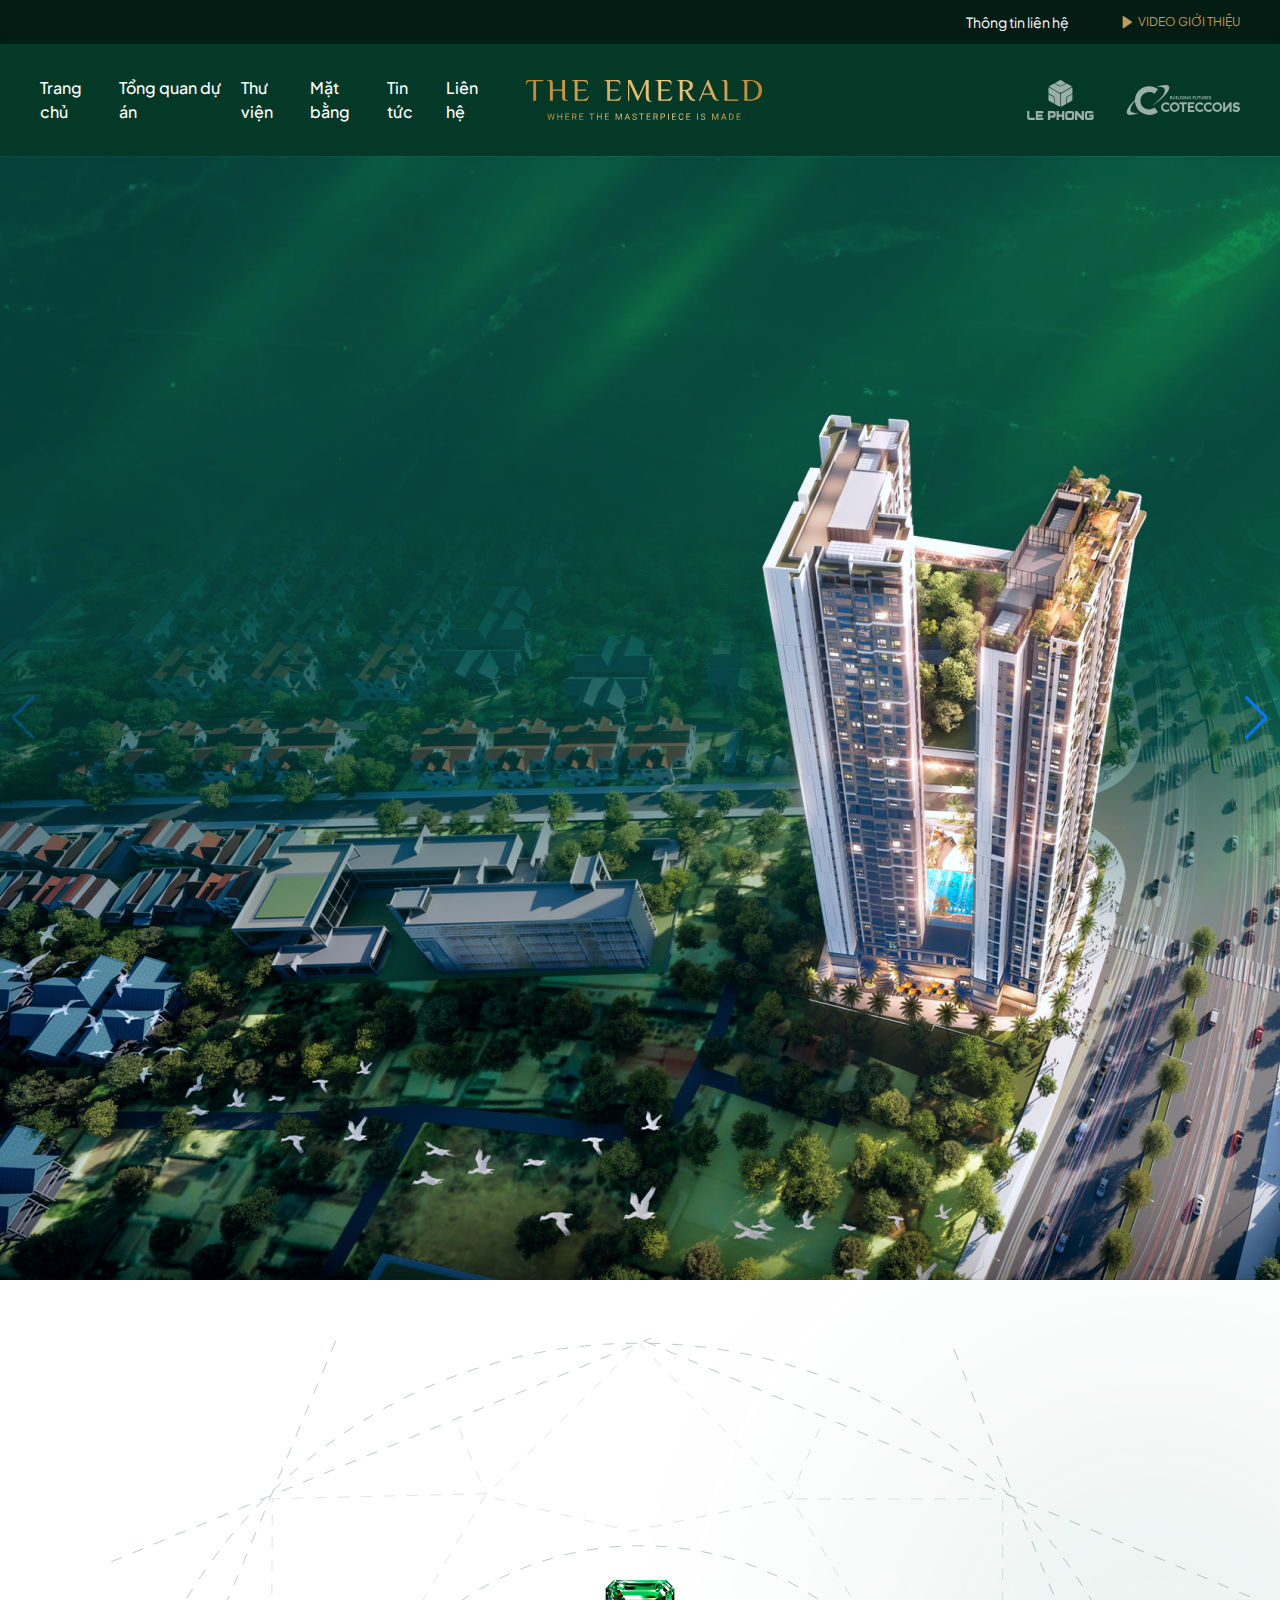
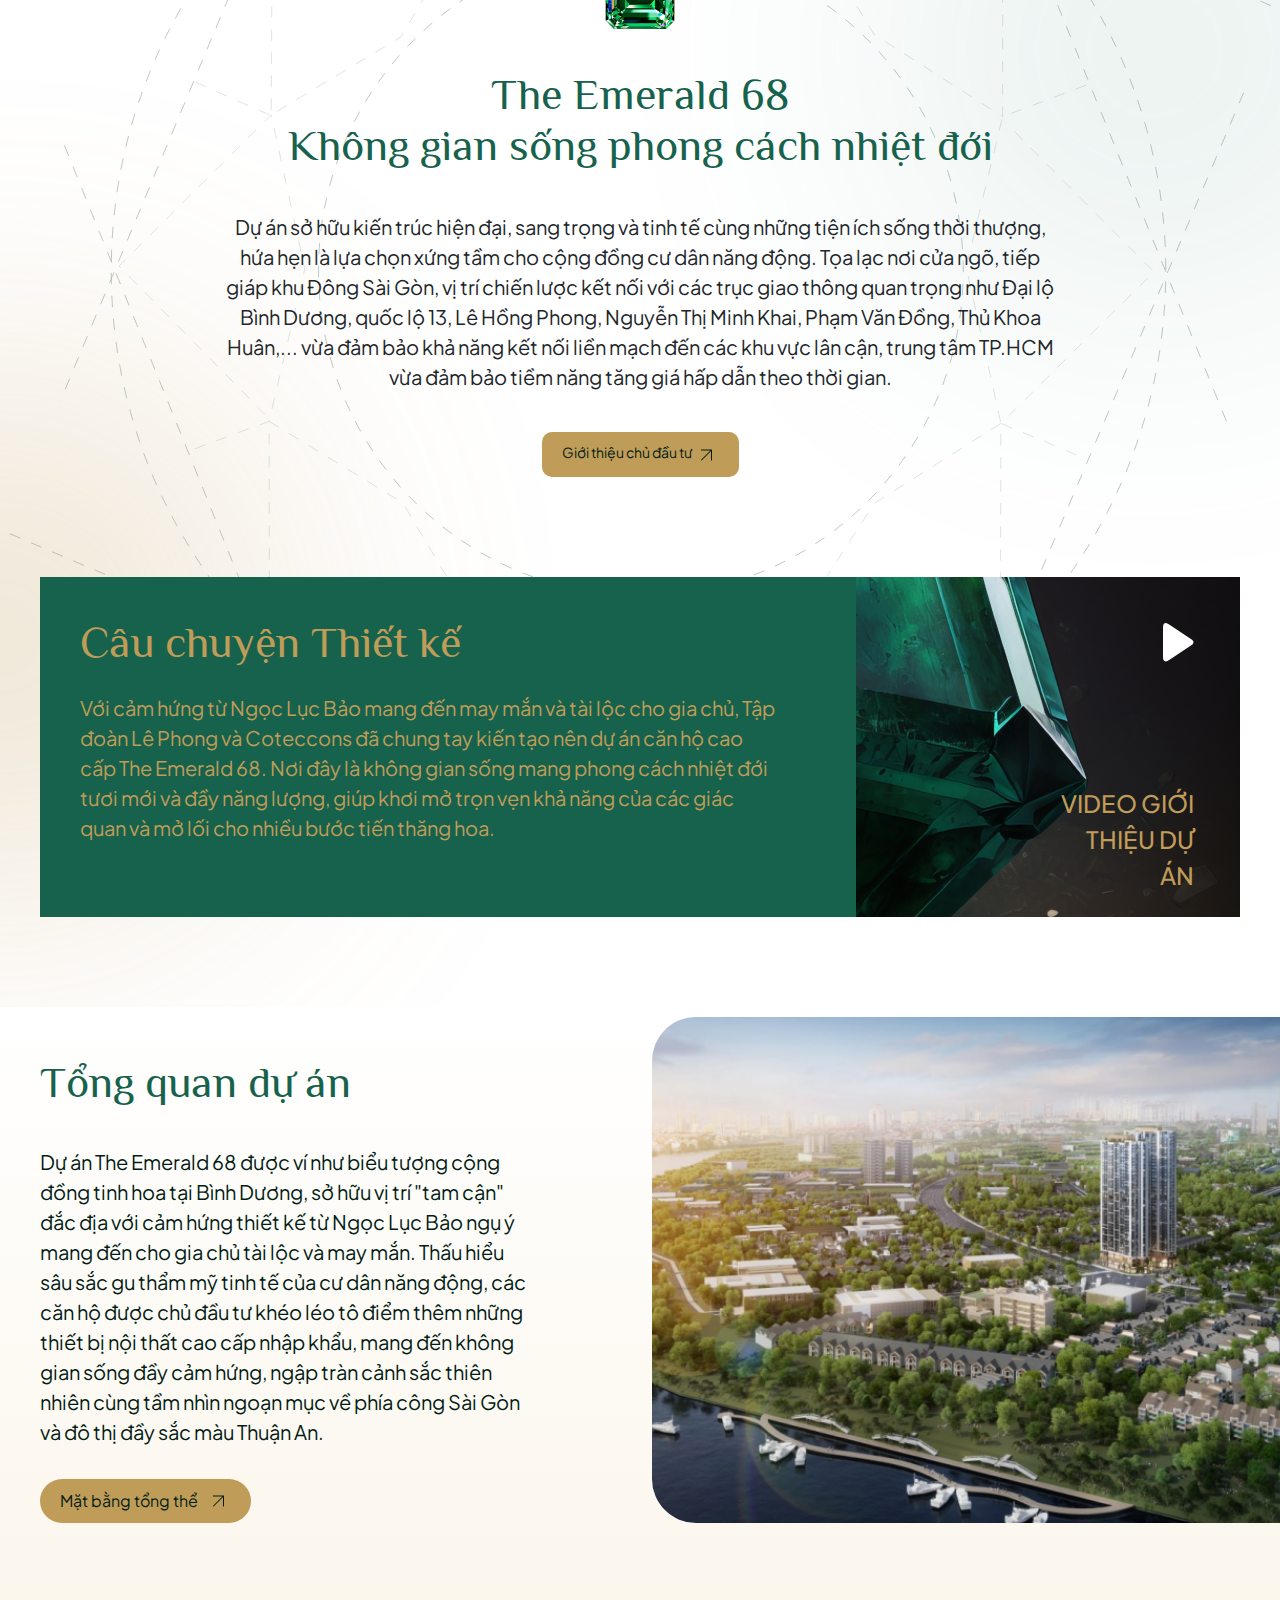
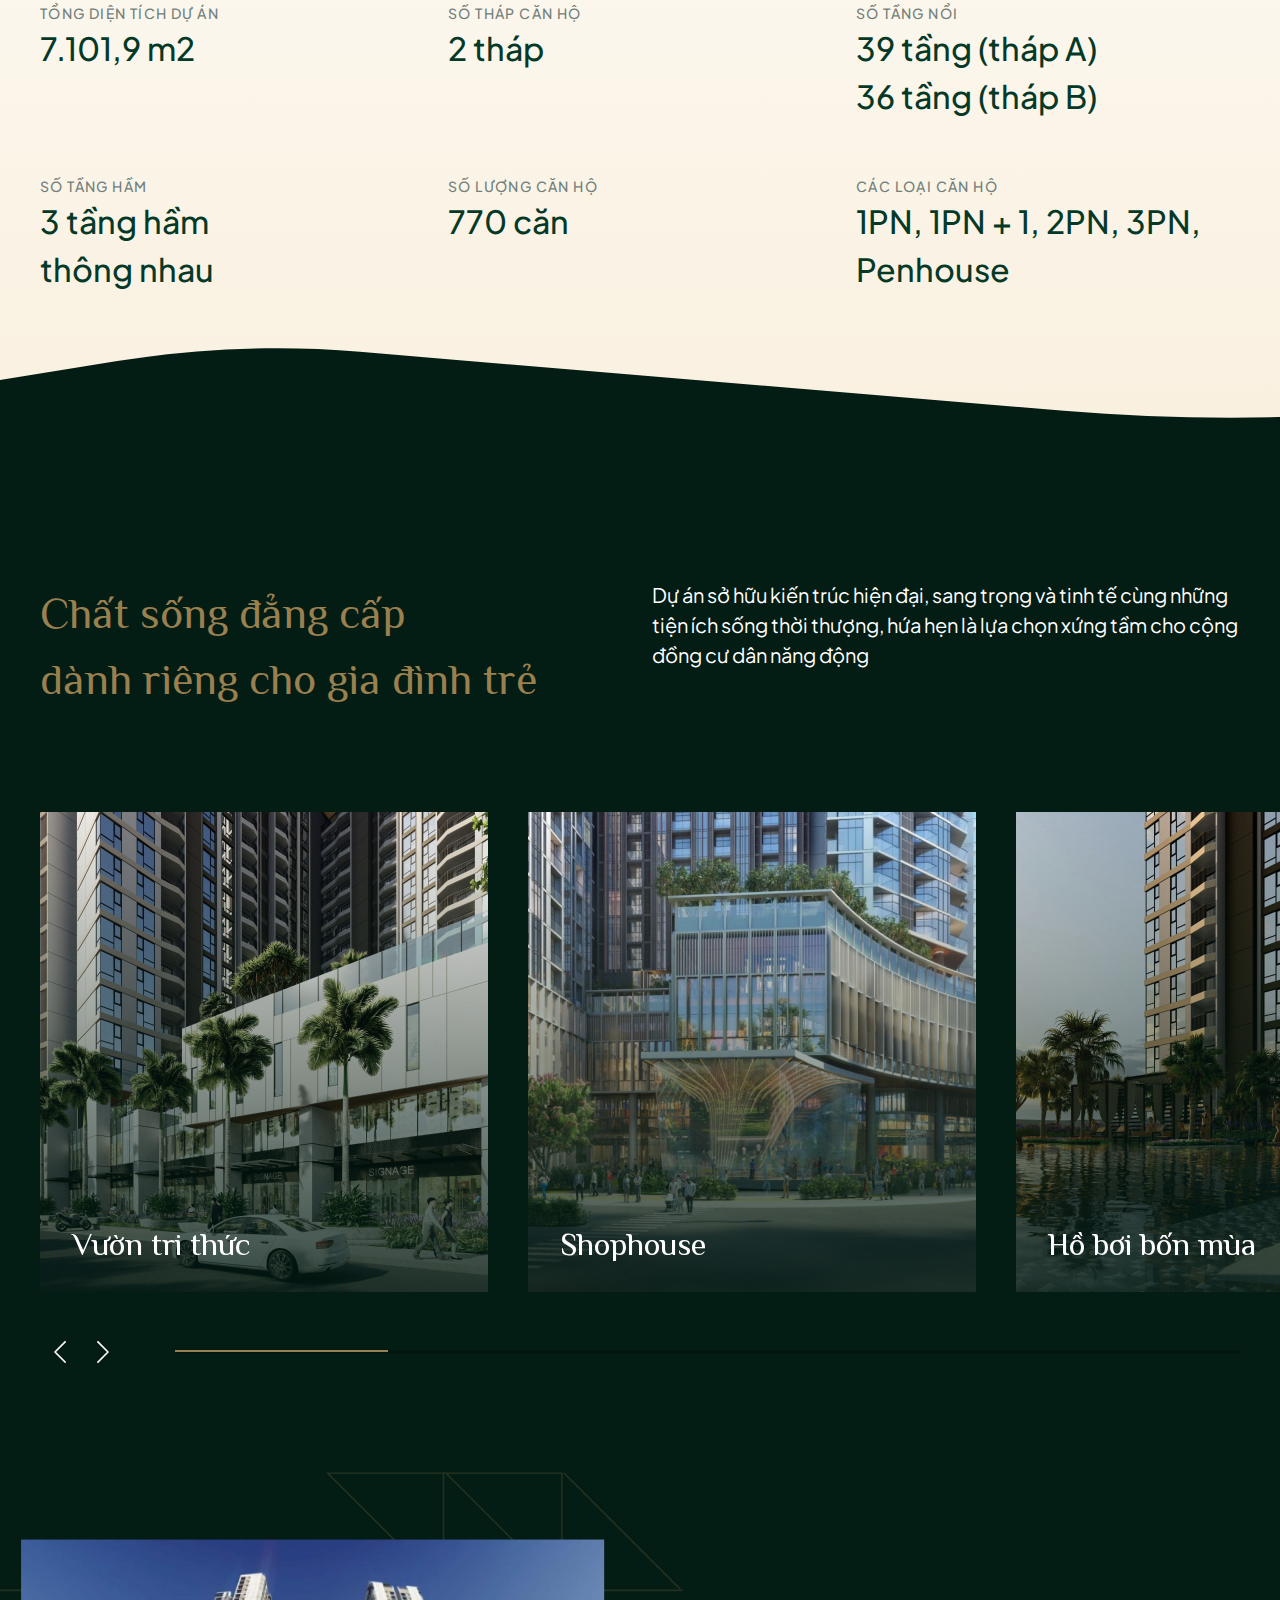
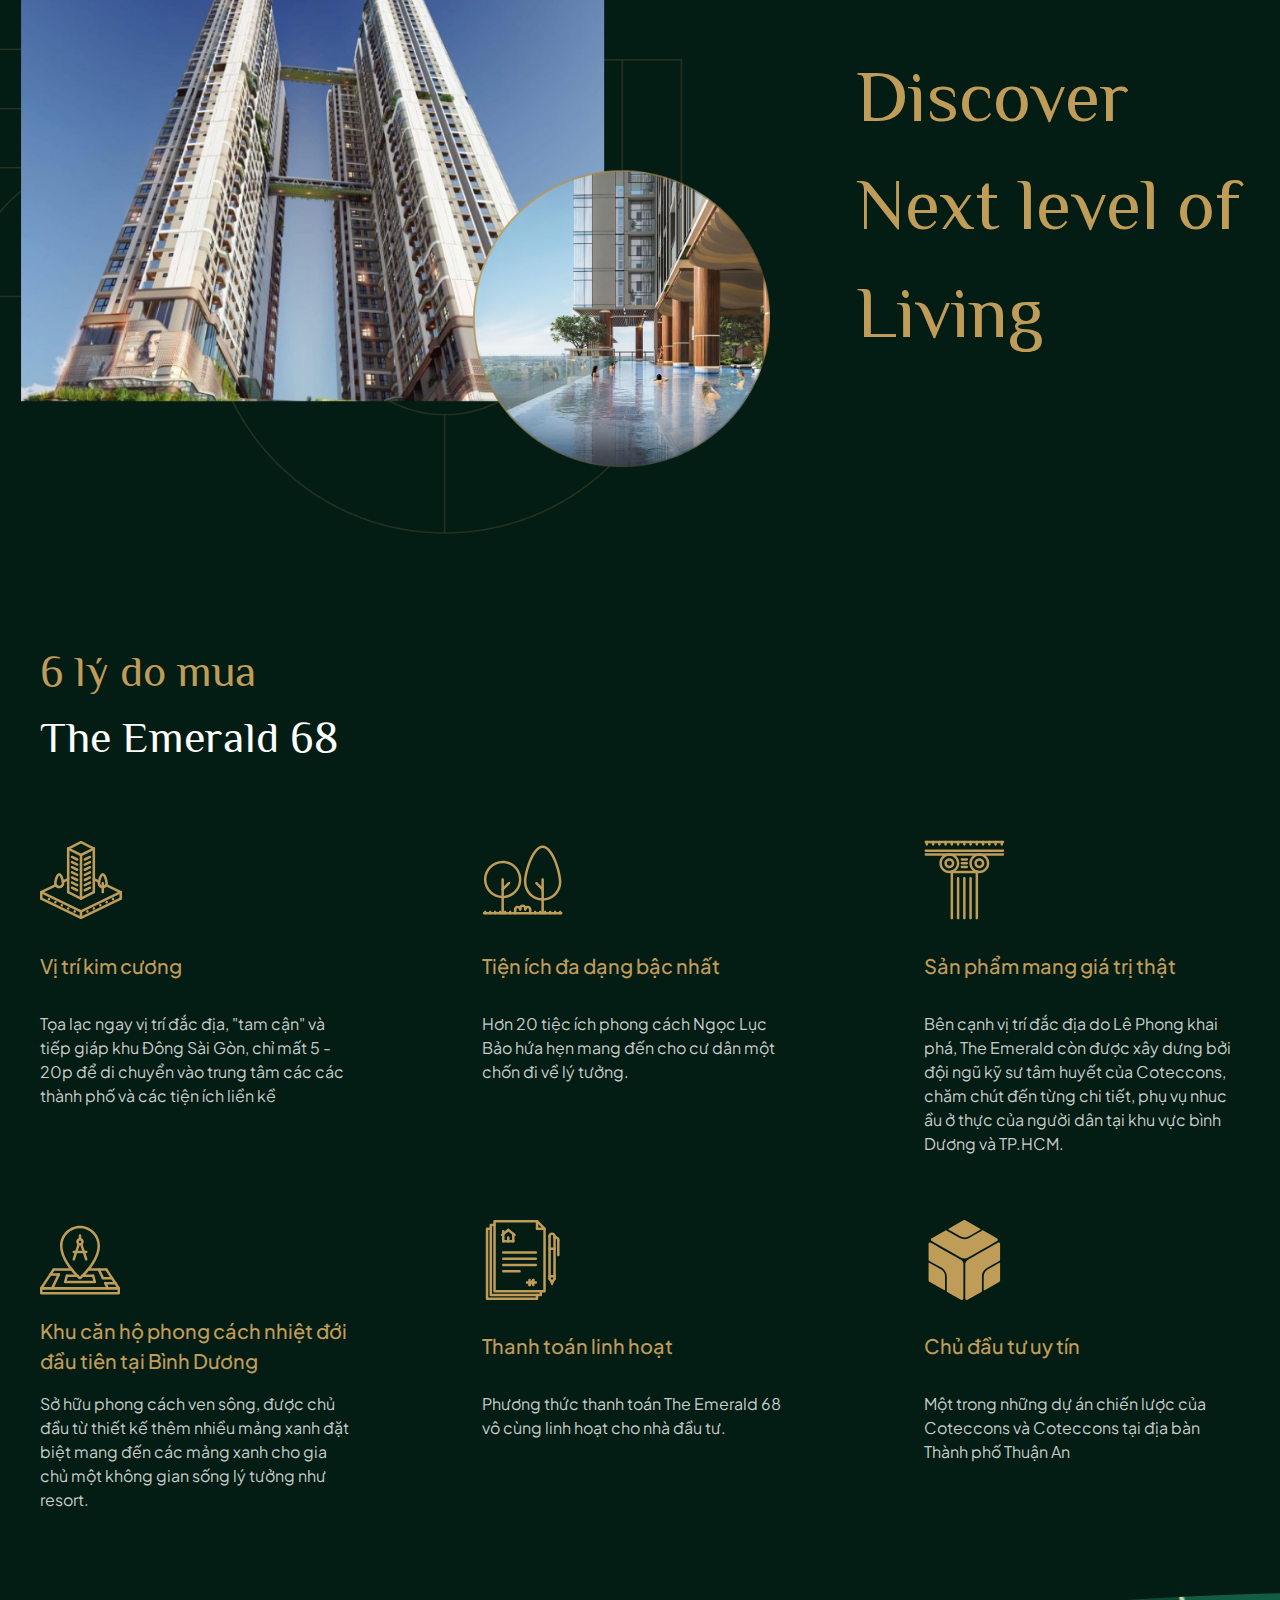
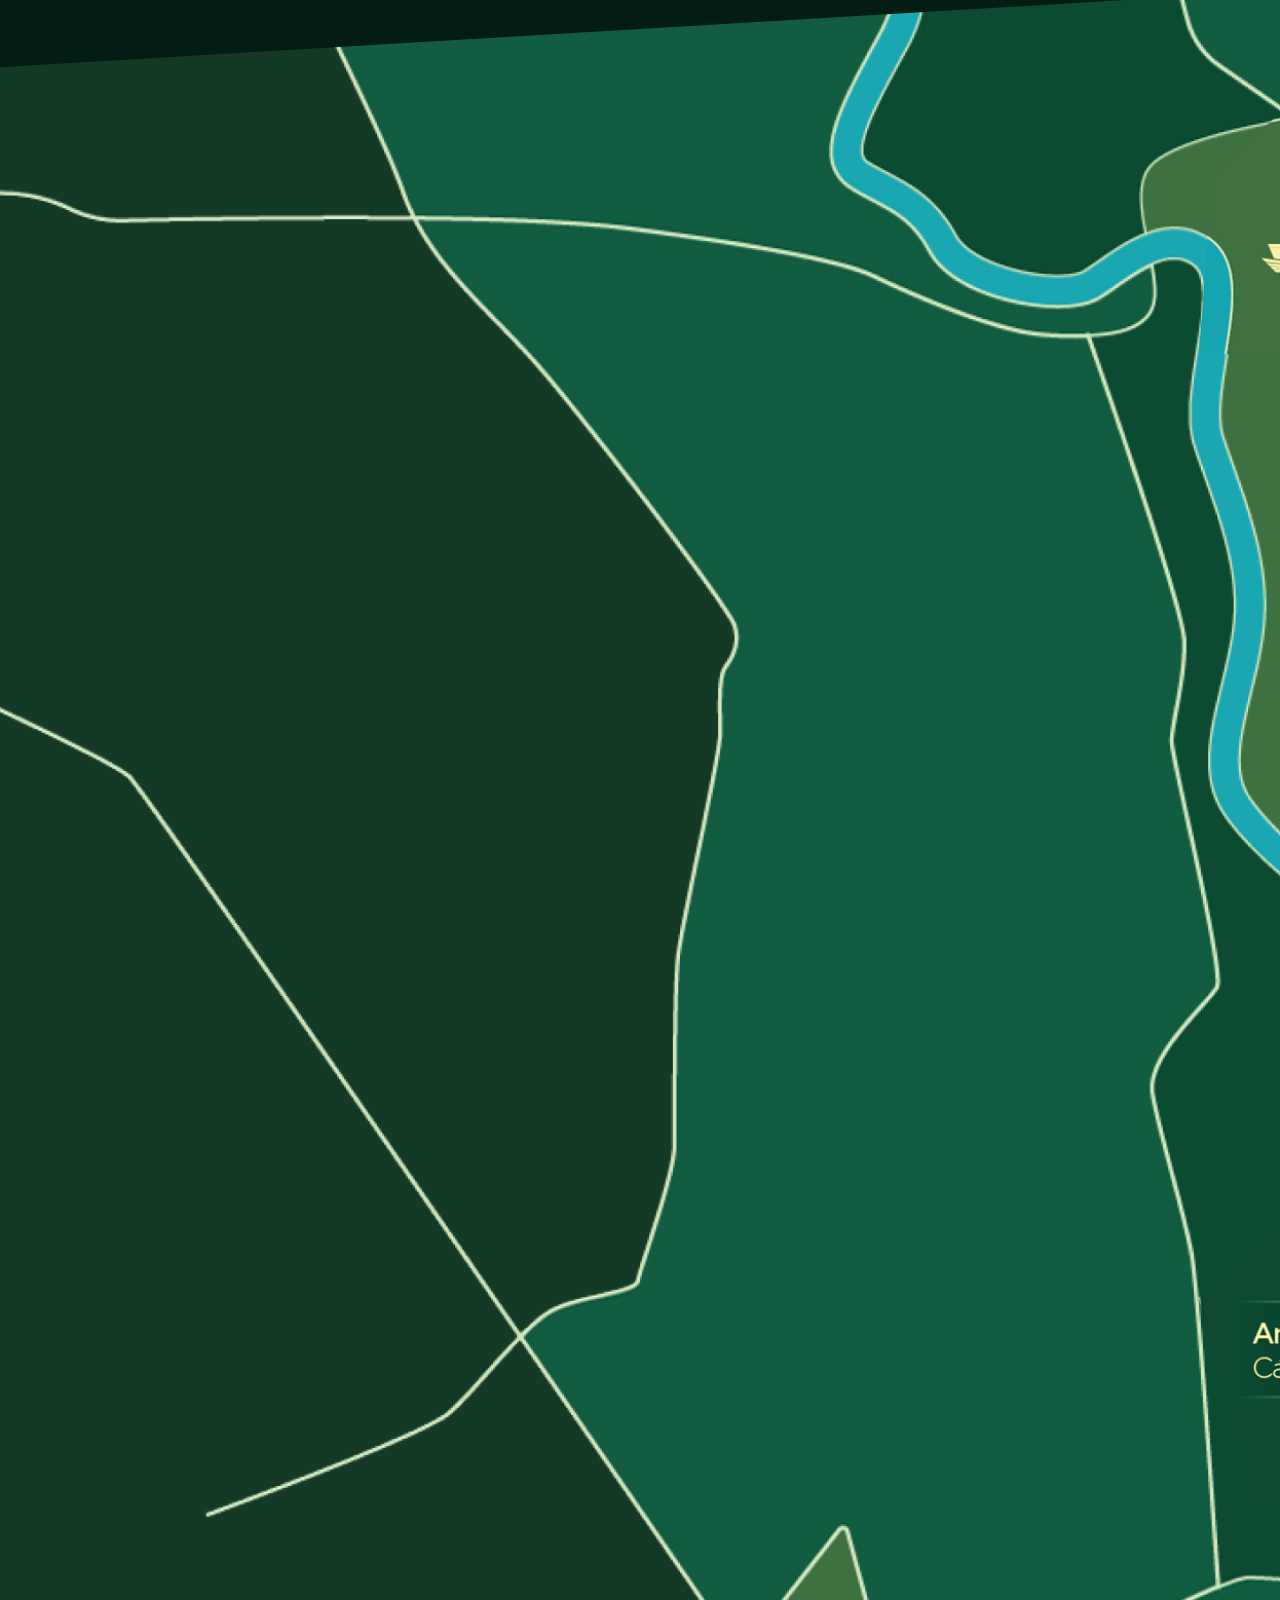
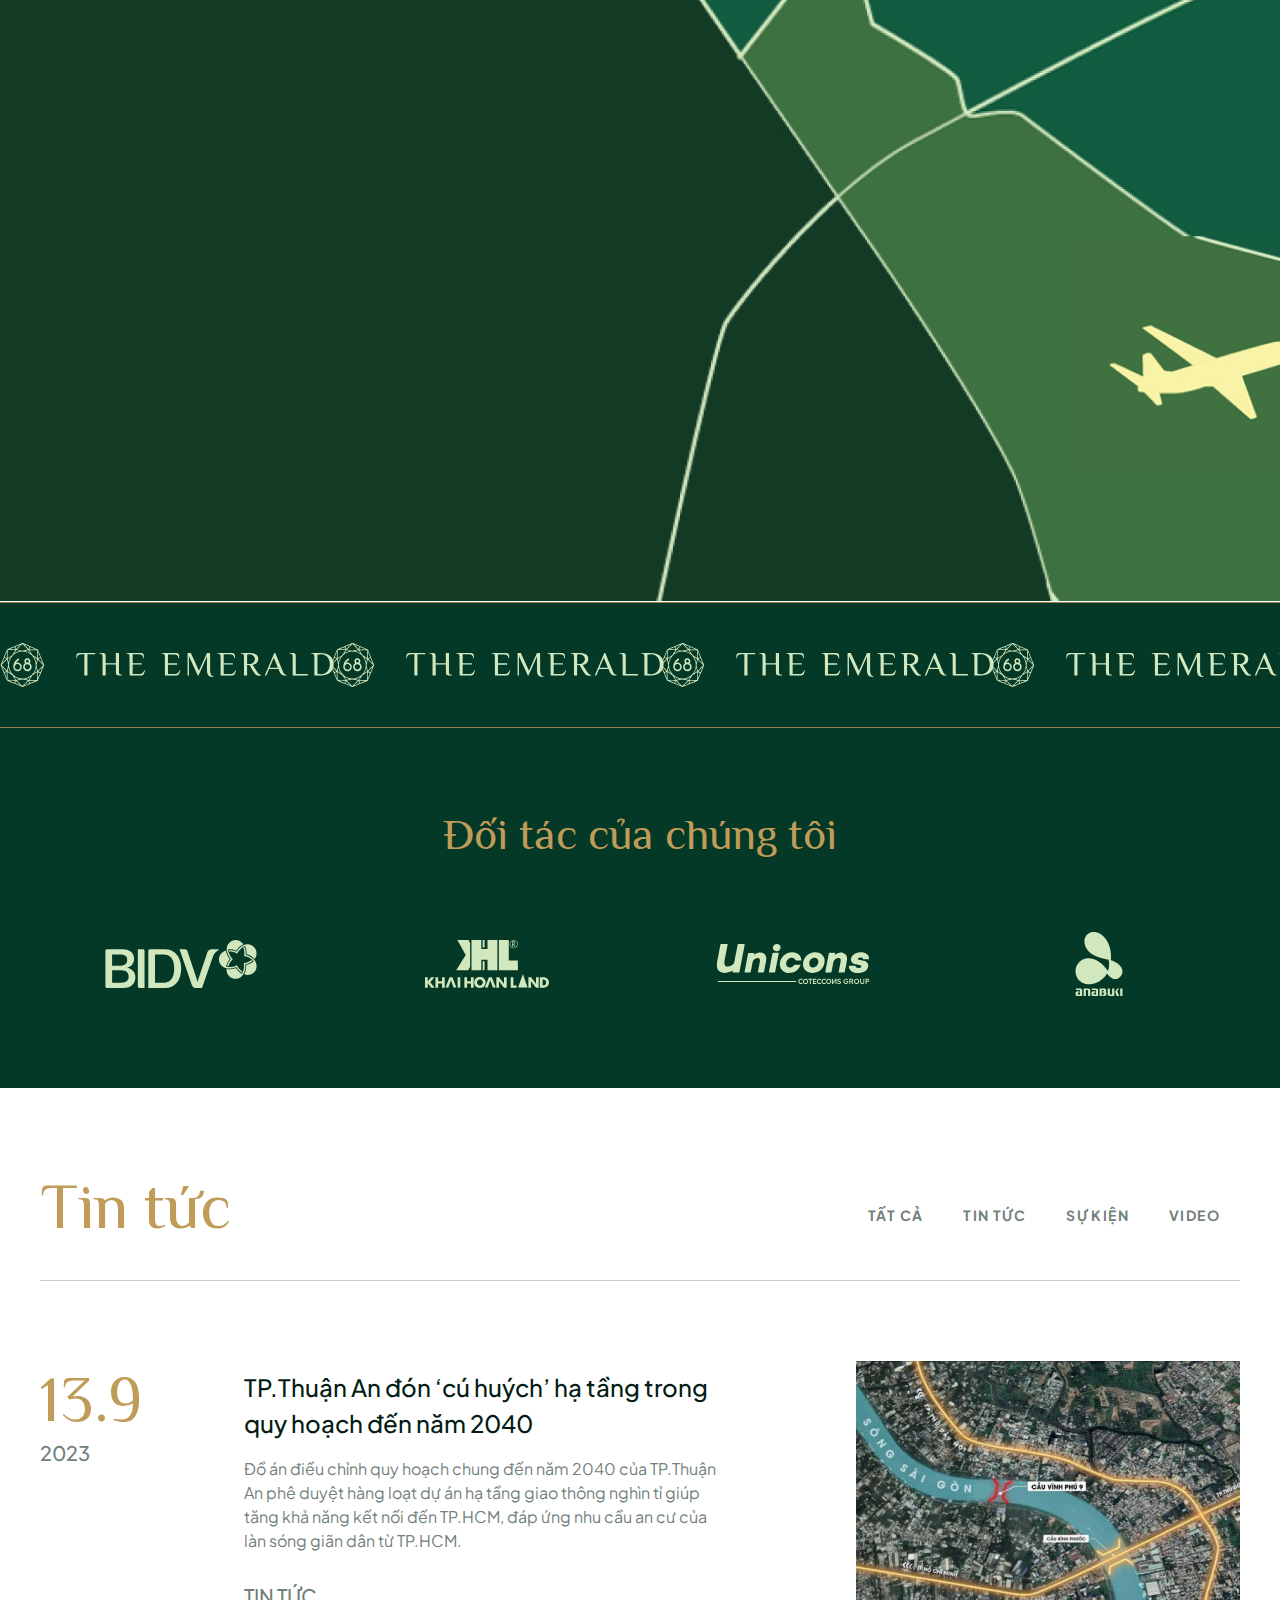
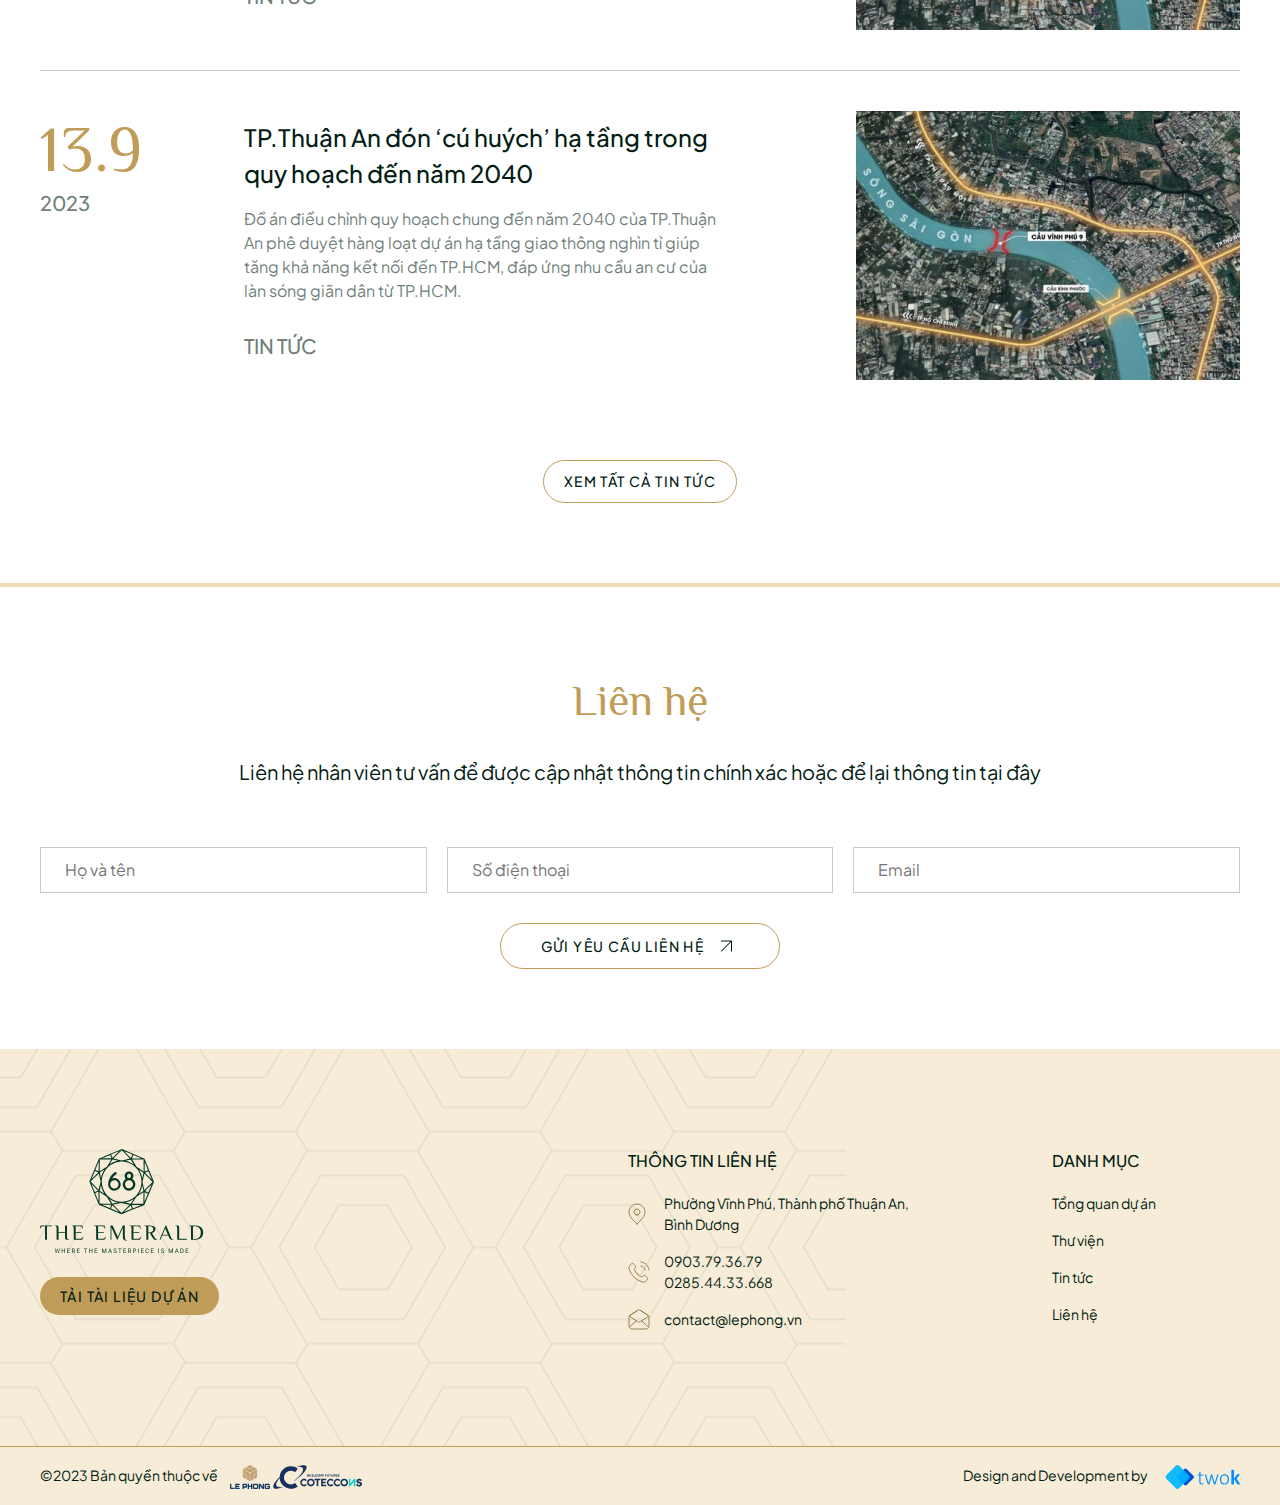
<file: index.html>
<!DOCTYPE html>
<html lang="en">
  <head>
    <meta charset="UTF-8" />
    <meta name="viewport" content="width=device-width, initial-scale=1.0" />
    <script
      src="https://code.jquery.com/jquery-3.7.1.js"
      integrity="sha256-eKhayi8LEQwp4NKxN+CfCh+3qOVUtJn3QNZ0TciWLP4="
      crossorigin="anonymous"
    ></script>
    <script src="./js/swiper-bundle.min.js"></script>
    <script src="./js/popper.min.js"></script>
    <script src="./js/bootstrap.min.js"></script>
    <link rel="stylesheet" href="./css/swiper-bundle.min.css" />
    <link rel="stylesheet" href="./css/bootstrap.min.css" />
    <link rel="stylesheet" href="./css/font.css" />
    <link rel="stylesheet" href="./css/style.css" />
  </head>

  <body>
    <div class="menu-top1">
      <div class="menu-top2">
        <div class="">
          <img class="logounion" src="./img/Union.svg" alt="" />
        </div>
        <div class="menu-top3">
          <svg
            class="menu-svg"
            width="30"
            height="30"
            viewBox="0 0 30 30"
            fill="none"
            xmlns="http://www.w3.org/2000/svg"
          >
            <g clip-path="url(#clip0_309_195)">
              <path
                d="M27.2392 3.76562H2.76076C1.2385 3.76562 0 5.00406 0 6.52826C0 8.05053 1.2385 9.28902 2.76076 9.28902H27.2392C28.7615 9.28902 30 8.05053 30 6.52826C30 5.00406 28.7615 3.76562 27.2392 3.76562Z"
                fill="white"
              />
              <path
                d="M27.2392 12.2383H2.76076C1.2385 12.2383 0 13.4767 0 15.0009C0 16.5232 1.2385 17.7617 2.76076 17.7617H27.2392C28.7615 17.7617 30 16.5232 30 15.0009C30 13.4767 28.7615 12.2383 27.2392 12.2383Z"
                fill="white"
              />
              <path
                d="M27.2392 20.7109H2.76076C1.2385 20.7109 0 21.9494 0 23.4736C0 24.9958 1.2385 26.2343 2.76076 26.2343H27.2392C28.7615 26.2343 30 24.9958 30 23.4736C30 21.9494 28.7615 20.7109 27.2392 20.7109Z"
                fill="white"
              />
            </g>
            <defs>
              <clipPath id="clip0_309_195">
                <rect width="30" height="30" fill="white" />
              </clipPath>
            </defs>
          </svg>
        </div>
      </div>
      <div class="menu-bottom1">
        <div class="menu-bottom2">
          <ul class="menu-b">
            <li><a href="" class="menu-1">Trang chủ</a></li>
            <li><a href="" class="menu-1">Tổng quan dự án</a></li>
            <li><a href="" class="menu-1">Thư viện</a></li>
            <li><a href="" class="menu-1">Mặt bằng</a></li>
            <li><a href="" class="menu-1">Tin tức</a></li>
            <li><a href="" class="menu-1">Liên hệ</a></li>
          </ul>
        </div>
        <div class="menu-bottom3"></div>
      </div>
    </div>
    <script>
      $(document).ready(function () {
        $(document).on("click", ".menu-top3", function () {
          $(".menu-top1").toggleClass("open");
        });
        $(document).on("click", ".menu-bottom3", function () {
          $(".menu-top1").removeClass("open");
        });
      });
    </script>
    <div class="header">
      <div class="header__top d-flex justify-content-end">
        <div class="header__top-one">Thông tin liên hệ</div>
        <div class="header__top-two">
          <span><img class="koko" src="./img/tamgiac.svg" alt="" /></span>Video
          giới thiệu
        </div>
      </div>
      <div class="header__max">
        <ul class="header__the">
          <li><a href="" class="header__the-one">Trang chủ</a></li>
          <li><a href="" class="header__the-one">Tổng quan dự án</a></li>
          <li><a href="" class="header__the-one">Thư viện</a></li>
          <li><a href="" class="header__the-one">Mặt bằng</a></li>
          <li><a href="" class="header__the-one">Tin tức</a></li>
          <li><a href="" class="header__the-one">Liên hệ</a></li>
        </ul>
        <img class="logounion" src="./img/Union.svg" alt="" />
        <div class="header__end">
          <img src="./img/logo-lephong.svg" alt="" />
          <img src="./img/Logo 1.svg" alt="" />
        </div>
      </div>
    </div>
    <div class="banner">
      <!-- Swiper -->
      <div class="swiper mySwiper">
        <div class="swiper-wrapper">
          <div class="swiper-slide">
            <img class="hero" src="./img/hero1.png" alt="" />
          </div>
          <div class="swiper-slide">
            <img class="hero" src="./img/hero1.png" alt="" />
          </div>
          <div class="swiper-slide">
            <img class="hero" src="./img/hero1.png" alt="" />
          </div>
        </div>
        <div class="swiper-button-next"></div>
        <div class="swiper-button-prev"></div>
      </div>

      <!-- Initialize Swiper -->
      <script>
        var swiper = new Swiper(".banner .mySwiper", {
          navigation: {
            nextEl: ".banner .swiper-button-next",
            prevEl: ".banner .swiper-button-prev",
          },
        });
      </script>
    </div>
    <div class="theemerald d-flex align-items-center">
      <div class="container">
        <div class="d-flex justify-content-center">
          <div class="theemerald__top">
            <div class="theemerald__top-img">
              <img class="green" src="./img/green-emerald 1.png" alt="" />
            </div>
            <div class="theemerald__top-one">
              The Emerald 68<br />
              Không gian sống phong cách nhiệt đới
            </div>
            <div class="theemerald__top-two">
              Dự án sở hữu kiến trúc hiện đại, sang trọng và tinh tế cùng những
              tiện ích sống thời thượng, hứa hẹn là lựa chọn xứng tầm cho cộng
              đồng cư dân năng động. Tọa lạc nơi cửa ngõ, tiếp giáp khu Đông Sài
              Gòn, vị trí chiến lược kết nối với các trục giao thông quan trọng
              như Đại lộ Bình Dương, quốc lộ 13, Lê Hồng Phong, Nguyễn Thị Minh
              Khai, Phạm Văn Đồng, Thủ Khoa Huân,... vừa đảm bảo khả năng kết
              nối liền mạch đến các khu vực lân cận, trung tâm TP.HCM vừa đảm
              bảo tiềm năng tăng giá hấp dẫn theo thời gian.
            </div>
            <div class="d-flex justify-content-center">
              <a class="theemerald__top-three"
                >Giới thiệu chủ đầu tư
                <span><img src="./img/arrow-up-right.png" alt="" /></span
              ></a>
            </div>
          </div>
        </div>
        <div class="theemerald__footer">
          <div class="theemerald__max">
            <div class="theemerald__max-one">Câu chuyện Thiết kế</div>
            <div class="theemerald__max-two">
              Với cảm hứng từ Ngọc Lục Bảo mang đến may mắn và tài lộc cho gia
              chủ, Tập đoàn Lê Phong và Coteccons đã chung tay kiến tạo nên dự
              án căn hộ cao cấp The Emerald 68. Nơi đây là không gian sống mang
              phong cách nhiệt đới tươi mới và đầy năng lượng, giúp khơi mở trọn
              vẹn khả năng của các giác quan và mở lối cho nhiều bước tiến thăng
              hoa.
            </div>
          </div>
          <div class="theemerald__end">
            <div class="theemerald__end-img">
              <img src="./img/Icon.svg" alt="" />
            </div>
            <div class="theemerald__end-one">VIDEO GIỚI THIỆU DỰ ÁN</div>
          </div>
        </div>
      </div>
    </div>
    <div class="penhouse">
      <div class="penhouse__theemerald">
        <div class="container">
          <div class="penhouse__grid">
            <div class="penhouse__duan">
              <div class="penhouse__duan-one">Tổng quan dự án</div>
              <div class="penhouse__duan-two">
                Dự án The Emerald 68 được ví như biểu tượng cộng đồng tinh hoa
                tại Bình Dương, sở hữu vị trí "tam cận" đắc địa với cảm hứng
                thiết kế từ Ngọc Lục Bảo ngụ ý mang đến cho gia chủ tài lộc và
                may mắn. Thấu hiểu sâu sắc gu thẩm mỹ tinh tế của cư dân năng
                động, các căn hộ được chủ đầu tư khéo léo tô điểm thêm những
                thiết bị nội thất cao cấp nhập khẩu, mang đến không gian sống
                đầy cảm hứng, ngập tràn cảnh sắc thiên nhiên cùng tầm nhìn ngoạn
                mục về phía công Sài Gòn và đô thị đầy sắc màu Thuận An.
              </div>
              <a class="penhouse__duan-three"
                >Mặt bằng tổng thể
                <span><img src="./img/arrow-up-right.png" alt="" /></span
              ></a>
            </div>
          </div>
        </div>
        <div class="penhouse__images">
          <img src="./img/Frame 137.png" alt="" />
        </div>
      </div>
      <div class="container">
        <div class="penhouse__end">
          <div class="penhouse__dientich">
            <div class="penhouse__dientich-one">Tổng diện tích dự án</div>
            <div class="penhouse__dientich-two">7.101,9 m2</div>
          </div>
          <div class="penhouse__dientich">
            <div class="penhouse__dientich-one">Số tháp căn hộ</div>
            <div class="penhouse__dientich-two">2 tháp</div>
          </div>
          <div class="penhouse__dientich">
            <div class="penhouse__dientich-one">Số tầng nổi</div>
            <p class="penhouse__dientich-two">
              39 tầng (tháp A)<br />36 tầng (tháp B)
            </p>
          </div>
          <div class="penhouse__dientich">
            <div class="penhouse__dientich-one">số tầng hầm</div>
            <div class="penhouse__dientich-two">
              3 tầng hầm<br />
              thông nhau
            </div>
          </div>
          <div class="penhouse__dientich">
            <div class="penhouse__dientich-one">số lượng căn hộ</div>
            <div class="penhouse__dientich-two">770 căn</div>
          </div>
          <div class="penhouse__dientich">
            <div class="penhouse__dientich-one">Các loại căn hộ</div>
            <p class="penhouse__dientich-two">
              1PN, 1PN + 1, 2PN, 3PN,<br />
              Penhouse
            </p>
          </div>
        </div>
      </div>
      <div class="penhouse__song">
        <img src="./img/song.svg" alt="" />
      </div>
    </div>
    <div class="shophouse">
      <div class="container">
        <div class="shophouse__top">
          <div class="shophouse__top-one">
            Chất sống đẳng cấp<br />
            dành riêng cho gia đình trẻ
          </div>
          <div class="shophouse__top-two">
            Dự án sở hữu kiến trúc hiện đại, sang trọng và tinh tế cùng những
            tiện ích sống thời thượng, hứa hẹn là lựa chọn xứng tầm cho cộng
            đồng cư dân năng động
          </div>
        </div>
        <!-- Swiper -->
        <div class="swiper mySwiper">
          <div class="swiper-wrapper">
            <div class="swiper-slide">
              <div class="shophouse__slider">
                <img src="./img/Frame 66.png" alt="" />
                <div class="shophouse__text">
                  <div class="shophouse__text-one">Vườn tri thức</div>
                </div>
              </div>
            </div>
            <div class="swiper-slide">
              <div class="shophouse__slider">
                <img src="./img/Frame 67.png" alt="" />
                <div class="shophouse__text">
                  <div class="shophouse__text-one">Shophouse</div>
                </div>
              </div>
            </div>
            <div class="swiper-slide">
              <div class="shophouse__slider">
                <img src="./img/Frame 68.png" alt="" />
                <div class="shophouse__text">
                  <div class="shophouse__text-one">Hồ bơi bốn mùa</div>
                </div>
              </div>
            </div>
            <div class="swiper-slide">
              <div class="shophouse__slider">
                <img src="./img/Frame 66.png" alt="" />
                <div class="shophouse__text">
                  <div class="shophouse__text-one">Vườn tri thức</div>
                </div>
              </div>
            </div>
            <div class="swiper-slide">
              <div class="shophouse__slider">
                <img src="./img/Frame 67.png" alt="" />
                <div class="shophouse__text">
                  <div class="shophouse__text-one">Shophouse</div>
                </div>
              </div>
            </div>
            <div class="swiper-slide">
              <div class="shophouse__slider">
                <img src="./img/Frame 68.png" alt="" />
                <div class="shophouse__text">
                  <div class="shophouse__text-one">Hồ bơi bốn mùa</div>
                </div>
              </div>
            </div>
          </div>
          <div class="boder__icons">
            <img class="boder__icons-trai" src="./img/icontrai.svg" alt="">
            <img class="boder__icons-phai" src="./img/iconphai.svg" alt="">
            <div class="swiper-pagination"></div>
          </div>
        </div>
        <!-- Swiper JS -->
        <script src="https://cdn.jsdelivr.net/npm/swiper@11/swiper-bundle.min.js"></script>
        <!-- Initialize Swiper -->
        <script>
          var swiper = new Swiper(".shophouse .mySwiper", {
            slidesPerView: "auto",
            spaceBetween:40 ,
            freeMode: true,
            pagination: {
              el: ".swiper-pagination",
              type: "progressbar",
            },
            navigation: {
              nextEl: ".boder__icons-phai",
              prevEl: ".boder__icons-trai",
            },
            breakpoints: {
              // Nhỏ nhất bị ảnh hưởng là 0 - mobile đứng
              0: {
                slidesPerView:"auto",
                spaceBetween: 20,
              },
              // Nhỏ nhất bị ảnh hưởng là 451px - mobile ngang
              451: {
                slidesPerView:"auto",
                spaceBetween: 20,
              },
              // Nhỏ nhất bị ảnh hưởng là 768px - ipad đứng
              768: {
                slidesPerView:"auto",
                spaceBetween: 20,
              },
              // Nhỏ nhất bị ảnh hưởng là 993px - ipad ngang
              993: {
                slidesPerView:"auto",
                spaceBetween: 40,
              },
            },
          });
        </script>
      </div>
      <div class="discover">
        <div class="container">
          <div class="discover__back">
            <div class="discover__max">
              <img src="./img/Frame 78.png" alt="" />
            </div>
            <div></div>
            <div class="discover__max1">
              <div class="discover__max1-one">
                Discover Next level of Living
              </div>
            </div>
          </div>
        </div>
      </div>
      <div class="next">
        <div class="container">
          <div class="next__top">
            <div class="next__top-one">
              6 lý do mua<br />
              <span class="next__top-two">The Emerald 68</span>
            </div>
          </div>
          <div class="next__end">
            <div class="next__vitri">
              <img src="./img/Group.svg" alt="" />
              <div class="next__vitri-one">Vị trí kim cương</div>
              <div class="next__vitri-two">
                Tọa lạc ngay vị trí đắc địa, "tam cận" và tiếp giáp khu Đông Sài
                Gòn, chỉ mất 5 - 20p để di chuyển vào trung tâm các các thành
                phố và các tiện ích liền kề
              </div>
            </div>
            <div class="next__vitri">
              <img src="./img/Frame.svg12.svg" alt="" />
              <div class="next__vitri-one">Tiện ích đa dạng bậc nhất</div>
              <div class="next__vitri-two">
                Hơn 20 tiệc ích phong cách Ngọc Lục Bảo hứa hẹn mang đến cho cư
                dân một chốn đi về lý tưởng.
              </div>
            </div>
            <div class="next__vitri">
              <img src="./img/Frame.svg11.svg" alt="" />
              <div class="next__vitri-one">Sản phẩm mang giá trị thật</div>
              <div class="next__vitri-two">
                Bên cạnh vị trí đắc địa do Lê Phong khai phá, The Emerald còn
                được xây dưng bởi đội ngũ kỹ sư tâm huyết của Coteccons, chăm
                chút đến từng chi tiết, phụ vụ nhuc ầu ở thực của người dân tại
                khu vực bình Dương và TP.HCM.
              </div>
            </div>
            <div class="next__vitri">
              <img src="./img/Frame.svg3.svg" alt="" />
              <div class="next__vitri-one">
                Khu căn hộ phong cách nhiệt đới đầu tiên tại Bình Dương
              </div>
              <div class="next__vitri-two">
                Sở hữu phong cách ven sông, được chủ đầu từ thiết kế thêm nhiều
                mảng xanh đặt biệt mang đến các mảng xanh cho gia chủ một không
                gian sống lý tưởng như resort.
              </div>
            </div>
            <div class="next__vitri">
              <img src="./img/Frame.svg4.svg" alt="" />
              <div class="next__vitri-one">Thanh toán linh hoạt</div>
              <div class="next__vitri-two">
                Phương thức thanh toán The Emerald 68 vô cùng linh hoạt cho nhà
                đầu tư.
              </div>
            </div>
            <div class="next__vitri">
              <img src="./img/Frame hihi.svg" alt="" />
              <div class="next__vitri-one">Chủ đầu tư uy tín</div>
              <div class="next__vitri-two">
                Một trong những dự án chiến lược của Coteccons và Coteccons tại
                địa bàn Thành phố Thuận An
              </div>
            </div>
          </div>
        </div>
      </div>
      <img src="./img/Frame 79.png" alt="" />
    </div>
    <div class="bidv">
      <div class="bidv__top">
        <div class="bidv__top-img">
          <img src="./img/the51.svg" alt="" />
        </div>
      </div>
      <div class="bidv__top">
        <div class="bidv__top-img">
          <img src="./img/the51.svg" alt="" />
        </div>
      </div>
      <div class="bidv__top">
        <div class="bidv__top-img">
          <img src="./img/the51.svg" alt="" />
        </div>
      </div>
      <div class="bidv__top">
        <div class="bidv__top-img">
          <img src="./img/the51.svg" alt="" />
        </div>
      </div>
    </div>
    <div class="doitac">
      <div class="container">
        <div class="doitac__text">Đối tác của chúng tôi</div>
        <div class="doitac__top">
          <div class="doitac__top-img">
            <img src="./img/bidv.svg" alt="" />
          </div>
          <div class="doitac__top-img">
            <img src="./img/land.svg" alt="" />
          </div>
          <div class="doitac__top-img">
            <img src="./img/unicons.svg" alt="" />
          </div>
          <div class="doitac__top-img">
            <img src="./img/ong.svg" alt="" />
          </div>
        </div>
      </div>
    </div>
    <div class="tintuc">
      <div class="container">
        <div class="tintuc__top">
          <div class="tintuc__top-one">Tin tức</div>
          <div class="tintuc__menu">
            <nav>
              <div class="nav" id="nav-tab" role="tablist">
                <button
                  class="nav-link active tintuc__menu-one"
                  id="nav-home-tab"
                  data-bs-toggle="tab"
                  data-bs-target="#nav-home"
                  type="button"
                  role="tab"
                  aria-controls="nav-home"
                  aria-selected="true"
                >
                  TẤT CẢ
                </button>
                <button
                  class="nav-link tintuc__menu-one"
                  id="nav-profile-tab"
                  data-bs-toggle="tab"
                  data-bs-target="#nav-profile"
                  type="button"
                  role="tab"
                  aria-controls="nav-profile"
                  aria-selected="false"
                >
                  TIN TỨC
                </button>
                <button
                  class="nav-link tintuc__menu-one"
                  id="nav-contact-tab"
                  data-bs-toggle="tab"
                  data-bs-target="#nav-contact"
                  type="button"
                  role="tab"
                  aria-controls="nav-contact"
                  aria-selected="false"
                >
                  SỰ KIỆN
                </button>
                <button
                  class="nav-link tintuc__menu-one"
                  id="nav-video-tab"
                  data-bs-toggle="tab"
                  data-bs-target="#nav-video"
                  type="button"
                  role="tab"
                  aria-controls="nav-video"
                  aria-selected="false"
                >
                  VIDEO
                </button>
              </div>
            </nav>
          </div>
        </div>
        <div class="tab-content" id="nav-tabContent">
          <div
            class="tab-pane fade show active"
            id="nav-home"
            role="tabpanel"
            aria-labelledby="nav-home-tab"
            tabindex="0"
          >
            <div class="tintuc__doan">
              <div class="tintuc__chung">
                <div class="tintuc__so">
                  <div class="tintuc__so-one">13.9</div>
                  <div class="tintuc__so-two">2023</div>
                </div>
                <div class="tintuc__quyhoach">
                  <div class="tintuc__quyhoach-one">
                    TP.Thuận An đón ‘cú huých’ hạ tầng trong quy hoạch đến năm
                    2040
                  </div>
                  <div class="tintuc__quyhoach-two">
                    Đồ án điều chỉnh quy hoạch chung đến năm 2040 của TP.Thuận
                    An phê duyệt hàng loạt dự án hạ tầng giao thông nghìn tỉ
                    giúp tăng khả năng kết nối đến TP.HCM, đáp ứng nhu cầu an cư
                    của làn sóng giãn dân từ TP.HCM.
                  </div>
                  <div class="tintuc__quyhoach-three">TIN TỨC</div>
                </div>
              </div>
              <div class="tintuc__image">
                <img src="./img/Frame 113.png" alt="" />
              </div>
            </div>
            <div class="tintuc__doan">
              <div class="tintuc__chung">
                <div class="tintuc__so">
                  <div class="tintuc__so-one">13.9</div>
                  <div class="tintuc__so-two">2023</div>
                </div>
                <div class="tintuc__quyhoach">
                  <div class="tintuc__quyhoach-one">
                    TP.Thuận An đón ‘cú huých’ hạ tầng trong quy hoạch đến năm
                    2040
                  </div>
                  <div class="tintuc__quyhoach-two">
                    Đồ án điều chỉnh quy hoạch chung đến năm 2040 của TP.Thuận
                    An phê duyệt hàng loạt dự án hạ tầng giao thông nghìn tỉ
                    giúp tăng khả năng kết nối đến TP.HCM, đáp ứng nhu cầu an cư
                    của làn sóng giãn dân từ TP.HCM.
                  </div>
                  <div class="tintuc__quyhoach-three">TIN TỨC</div>
                </div>
              </div>
              <div class="tintuc__image">
                <img src="./img/Frame 113.png" alt="" />
              </div>
            </div>
          </div>
          <div
            class="tab-pane fade"
            id="nav-profile"
            role="tabpanel"
            aria-labelledby="nav-profile-tab"
            tabindex="0"
          >
            <div class="tintuc__doan">
              <div class="tintuc__chung">
                <div class="tintuc__so">
                  <div class="tintuc__so-one">13.9</div>
                  <div class="tintuc__so-two">2023</div>
                </div>
                <div class="tintuc__quyhoach">
                  <div class="tintuc__quyhoach-one">
                    TP.Thuận An đón ‘cú huých’ hạ tầng trong quy hoạch đến năm
                    2040
                  </div>
                  <div class="tintuc__quyhoach-two">
                    Đồ án điều chỉnh quy hoạch chung đến năm 2040 của TP.Thuận
                    An phê duyệt hàng loạt dự án hạ tầng giao thông nghìn tỉ
                    giúp tăng khả năng kết nối đến TP.HCM, đáp ứng nhu cầu an cư
                    của làn sóng giãn dân từ TP.HCM.
                  </div>
                  <div class="tintuc__quyhoach-three">TIN TỨC</div>
                </div>
              </div>
              <div class="tintuc__image">
                <img src="./img/Frame 113.png" alt="" />
              </div>
            </div>
            <div class="tintuc__doan">
              <div class="tintuc__chung">
                <div class="tintuc__so">
                  <div class="tintuc__so-one">13.9</div>
                  <div class="tintuc__so-two">2023</div>
                </div>
                <div class="tintuc__quyhoach">
                  <div class="tintuc__quyhoach-one">
                    TP.Thuận An đón ‘cú huých’ hạ tầng trong quy hoạch đến năm
                    2040
                  </div>
                  <div class="tintuc__quyhoach-two">
                    Đồ án điều chỉnh quy hoạch chung đến năm 2040 của TP.Thuận
                    An phê duyệt hàng loạt dự án hạ tầng giao thông nghìn tỉ
                    giúp tăng khả năng kết nối đến TP.HCM, đáp ứng nhu cầu an cư
                    của làn sóng giãn dân từ TP.HCM.
                  </div>
                  <div class="tintuc__quyhoach-three">TIN TỨC</div>
                </div>
              </div>
              <div class="tintuc__image">
                <img src="./img/Frame 113.png" alt="" />
              </div>
            </div>
          </div>
        </div>
        <div class="d-flex justify-content-center">
          <a class="tintuc__button"> Xem tất cả tin tức </a>
        </div>
      </div>
    </div>
    <div class="border__hihi"></div>
    <div class="lienhe">
      <div class="container">
        <div class="lienhe__top">
          <div class="lienhe__top-one">Liên hệ</div>
          <div class="lienhe__top-two">
            Liên hệ nhân viên tư vấn để được cập nhật thông tin chính xác hoặc
            để lại thông tin tại đây
          </div>
        </div>
        <div class="lienhe__max">
          <div class="lienhe__max-input">
            <input type="text" placeholder="Họ và tên" />
          </div>
          <div class="lienhe__max-input">
            <input type="number" placeholder="Số điện thoại" />
          </div>
          <div class="lienhe__max-input">
            <input type="text" placeholder="Email" />
          </div>
        </div>
        <div class="d-flex justify-content-center">
          <button class="lienhe__button">
            Gửi yêu cầu liên hệ<span
              ><img src="./img/arrow-up-right.png" alt=""
            /></span>
          </button>
        </div>
      </div>
    </div>
    <div class="footer">
      <div class="container">
        <div class="footer__top">
          <div class="footer__the">
            <img class="footer__the-img" src="./img/logofooter.svg" alt="" />
            <div class="footer__the-div">
              <a class="footer__the-text">tải tài liệu dự án</a>
            </div>
          </div>
          <div class="footer__thongtin">
            <div class="footer__thongtin-text">Thông tin liên hệ</div>
            <div class="footer__thongtin-icons">
              <img class="hhi" src="./img/Iconfooter1.svg" alt="" />
              <span class="footer__thongtin-one">
                Phường Vĩnh Phú, Thành phố Thuận An, Bình Dương
              </span>
            </div>
            <div class="footer__thongtin-icons">
              <img class="hhi" src="./img/Iconfoter2.svg" alt="" />
              <span class="footer__thongtin-one">
                0903.79.36.79<br />
                0285.44.33.668
              </span>
            </div>
            <div class="footer__thongtin-icons">
              <img class="hhi" src="./img/Iconfoter3.svg" alt="" />
              <span class="footer__thongtin-one"> contact@lephong.vn </span>
            </div>
          </div>
          <div class="footer__hiuhiu"></div>
          <div class="footer__thongtin">
            <div class="footer__thongtin-text">Danh mục</div>
            <ul class="footer__thongtin-max">
              <li class="footer__thongtin-one">
                <a href=""></a>Tổng quan dự án
              </li>
              <li class="footer__thongtin-onee"><a href=""></a>Thư viện</li>
              <li class="footer__thongtin-onee"><a href=""></a>Tin tức</li>
              <li class="footer__thongtin-onee"><a href=""></a>Liên hệ</li>
            </ul>
          </div>
        </div>
      </div>
    </div>
    <div class="banquyen">
      <div class="container">
        <div class="banquyen__max">
          <div class="banquyen__top">
            <span class="banquyen__top_text"> ©2023 Bản quyền thuộc về </span>
            <img class="banquyen__img" src="./img/logolephong.svg" alt="" />
            <img class="banquyen__img" src="./img/buiding.svg" alt="" />
          </div>
          <div class="banquyen__end">
            <span class="banquyen__end-text"> Design and Development by </span>
            <img src="./img/logo-twok.svg" alt="" />
          </div>
        </div>
      </div>
    </div>
    <div class="hotline">
      <img class="fab" src="img/FAB.svg" alt="" />
    </div>
  </body>
</html>
</file>
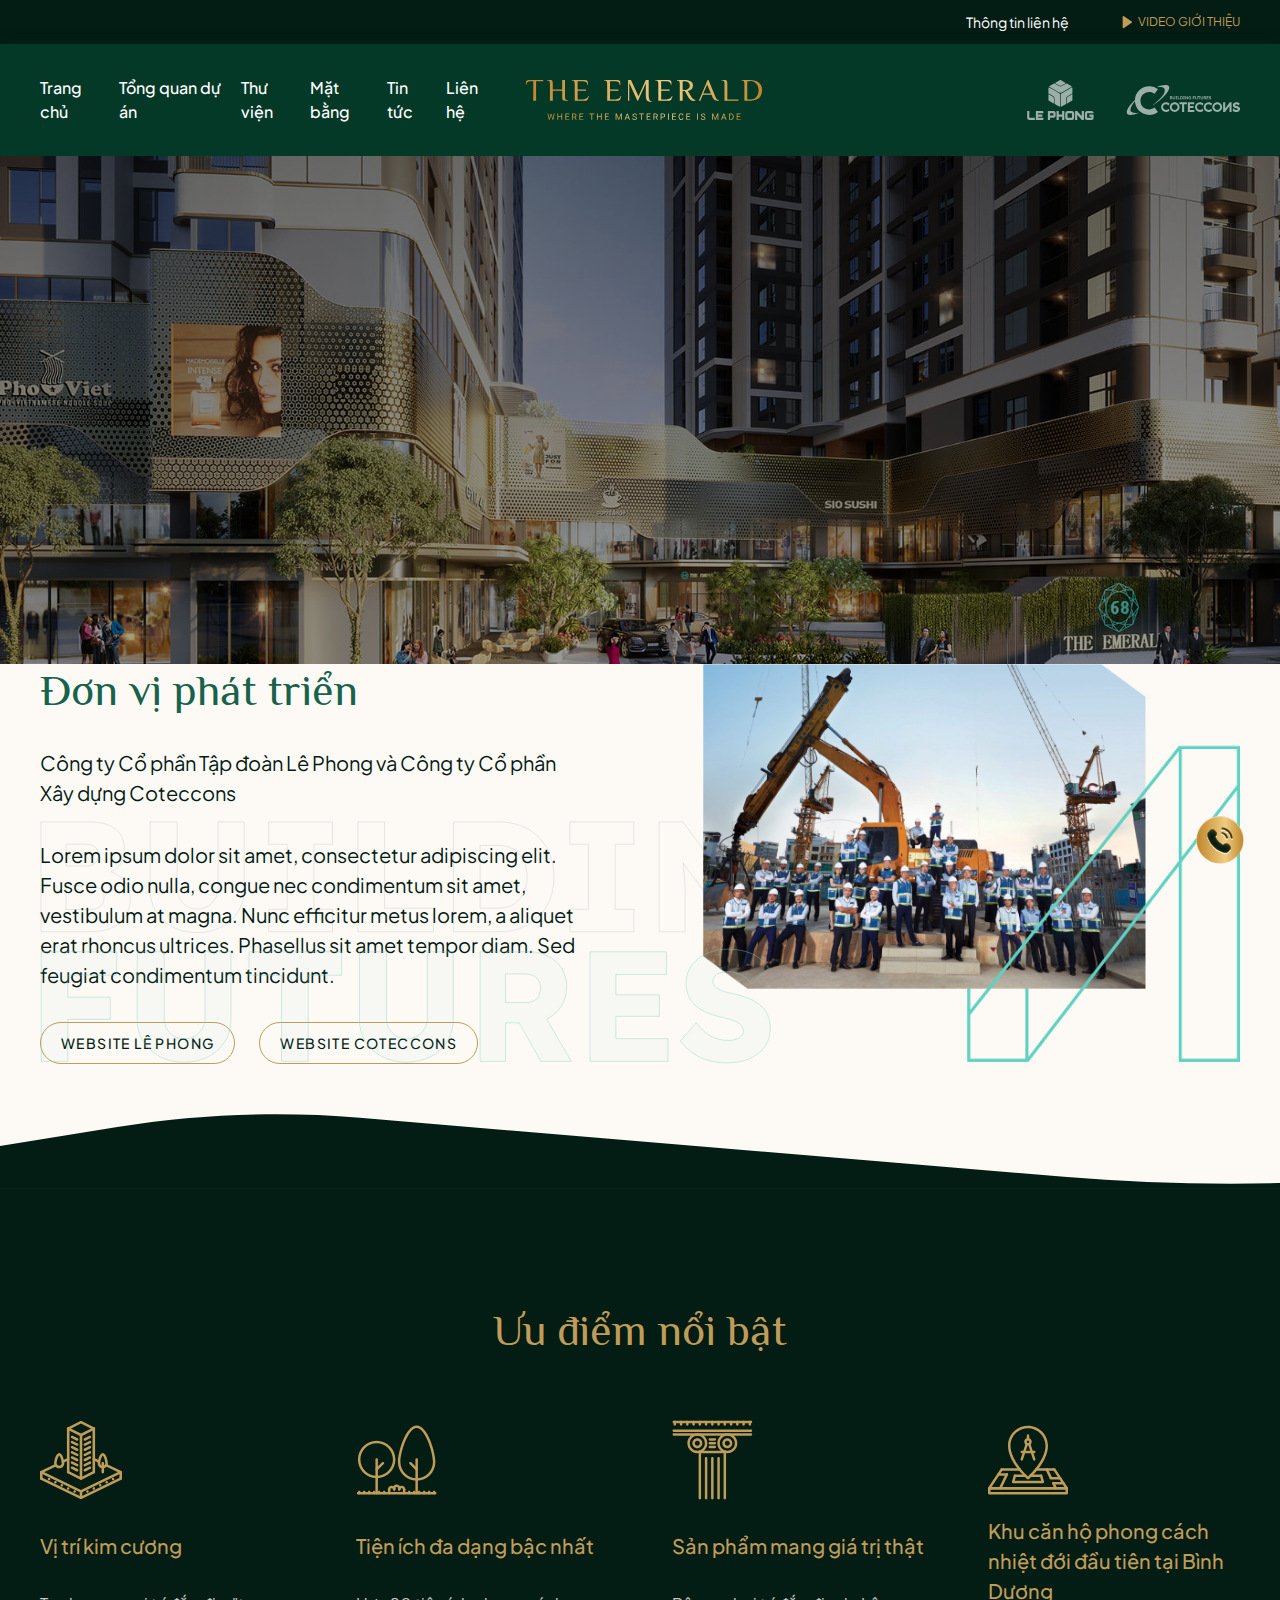
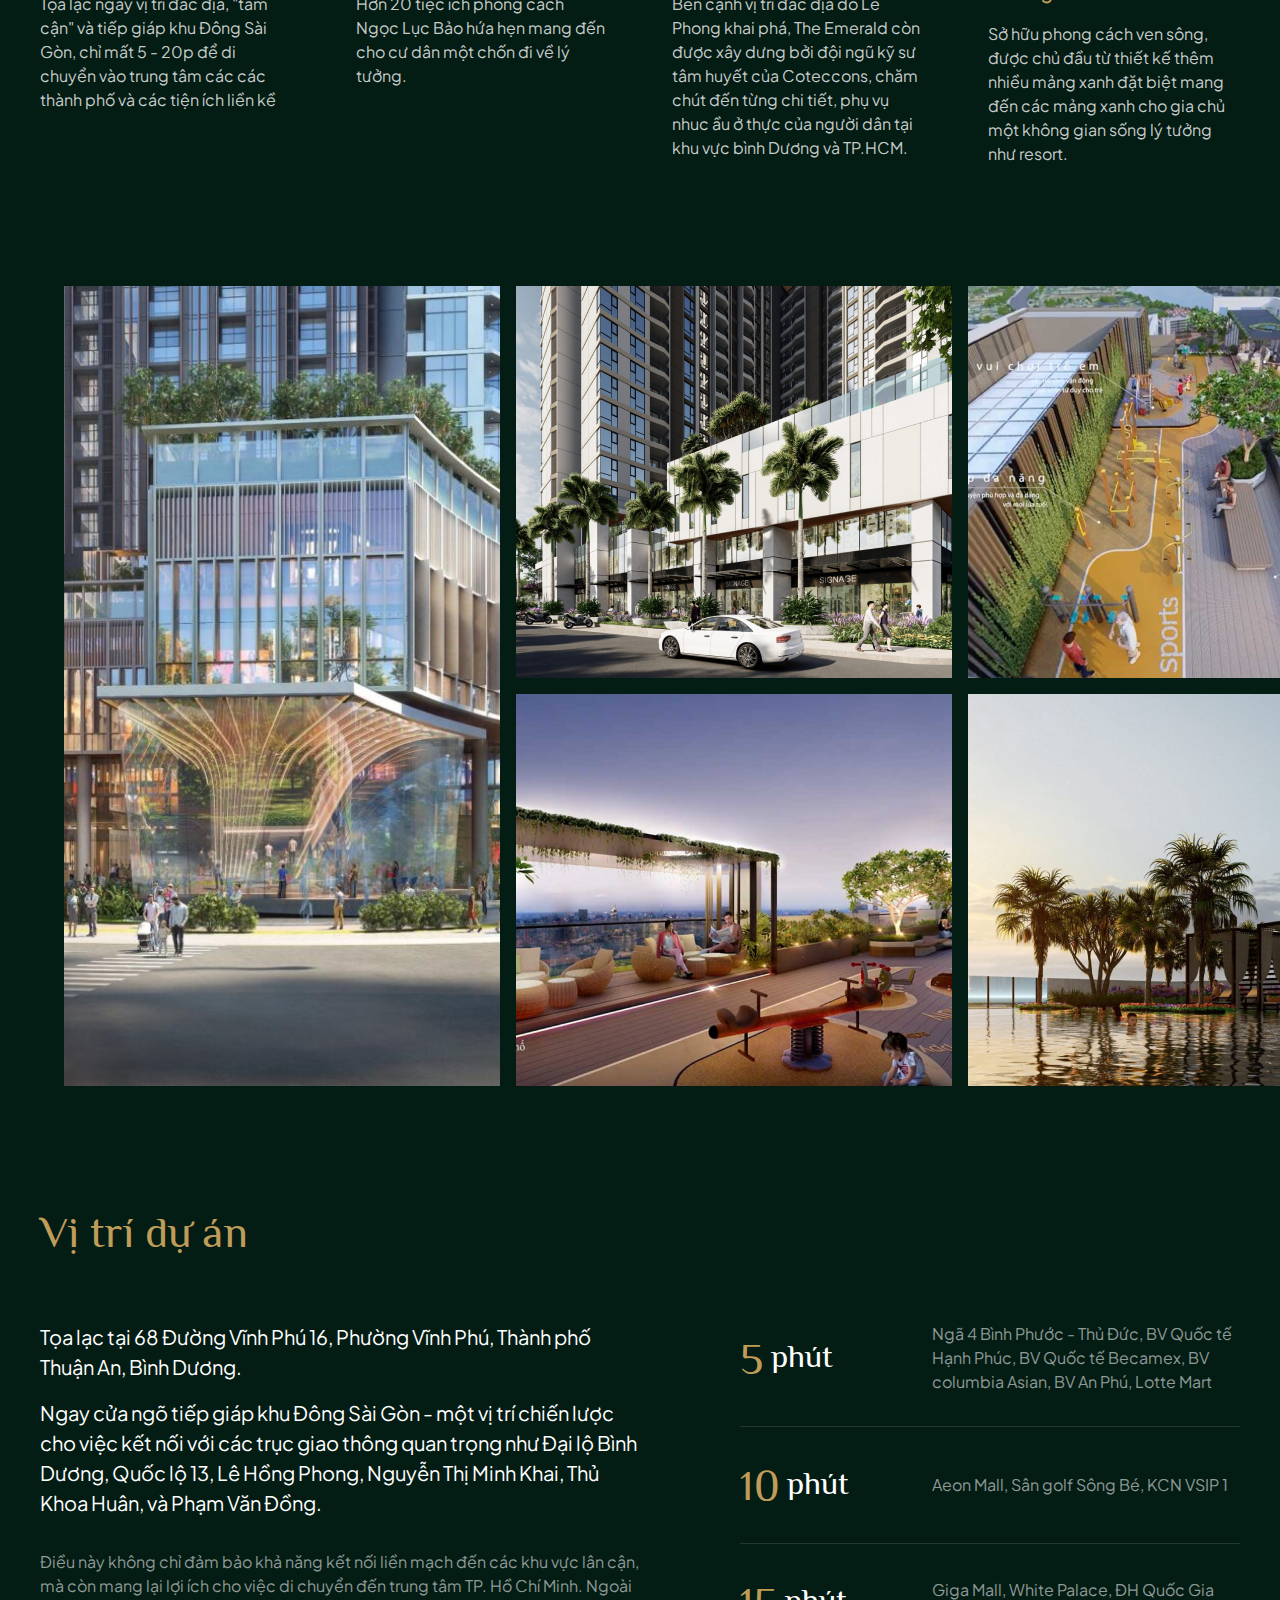
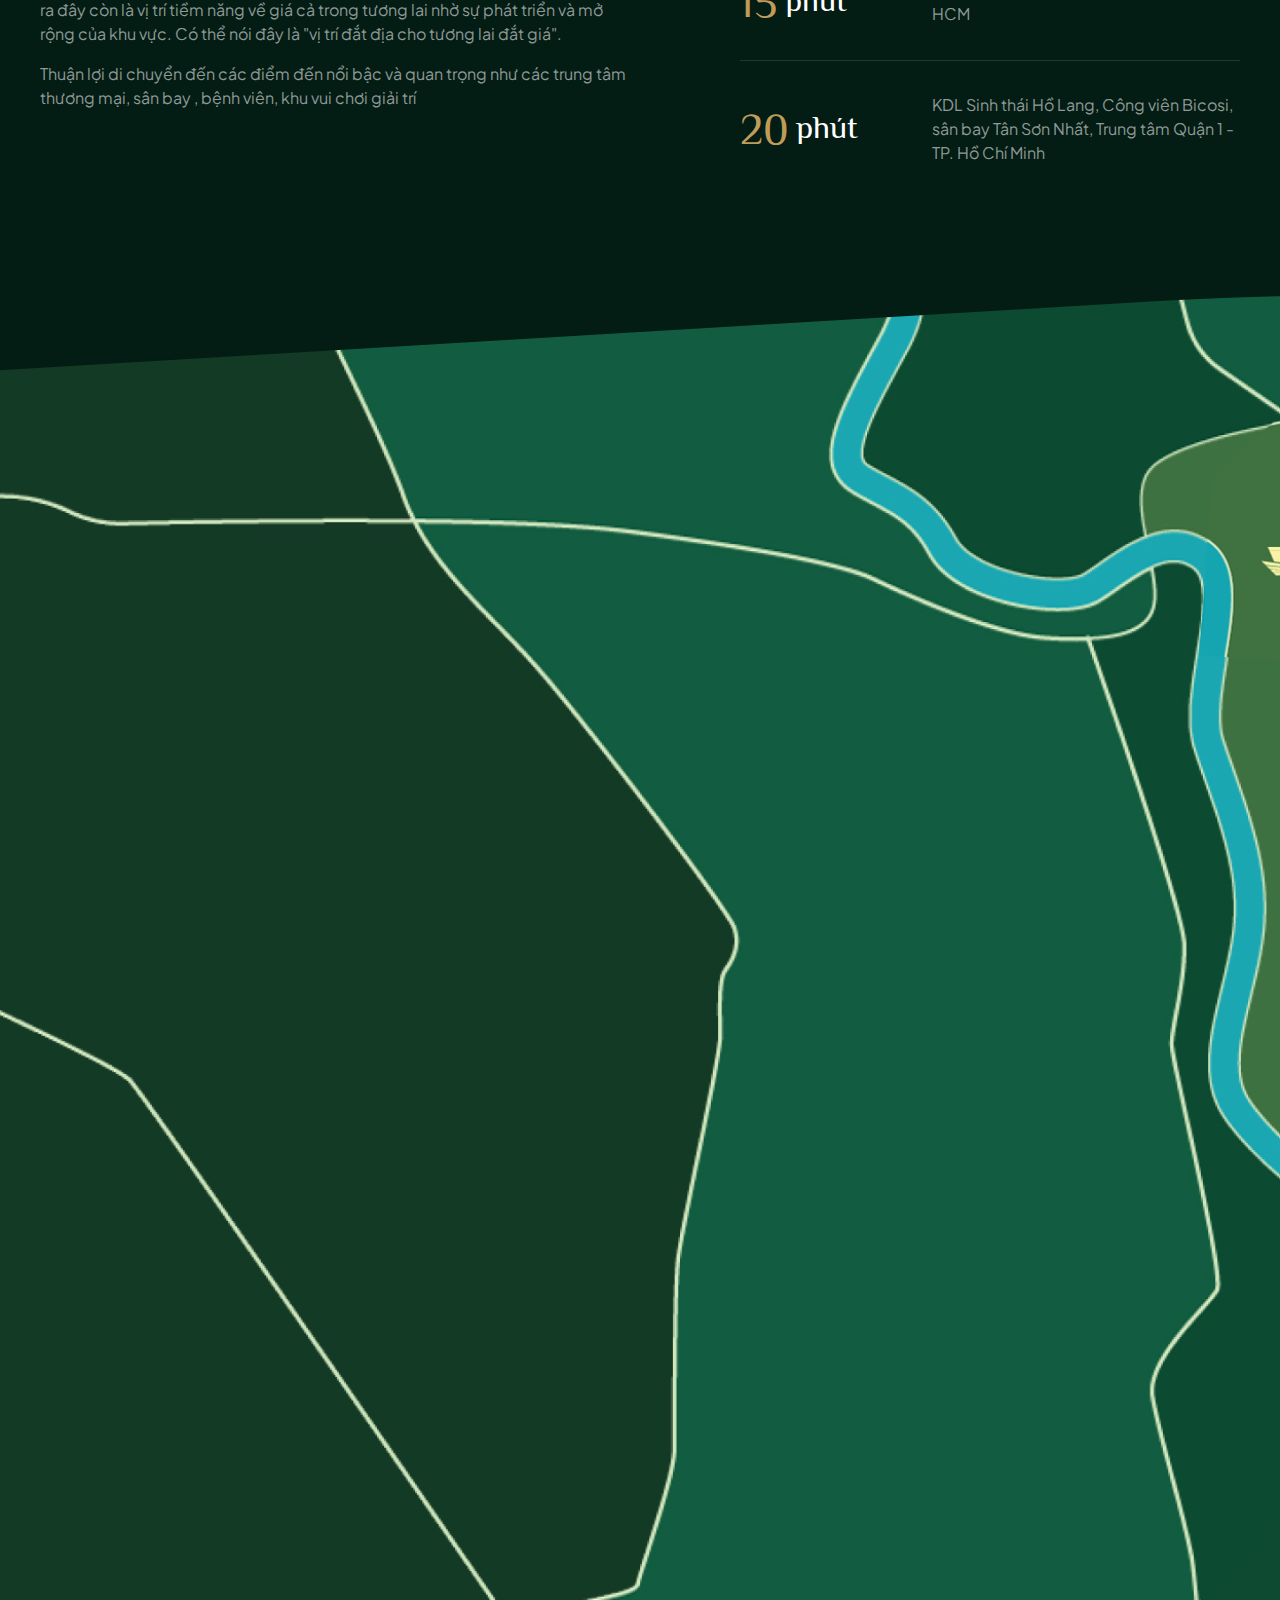
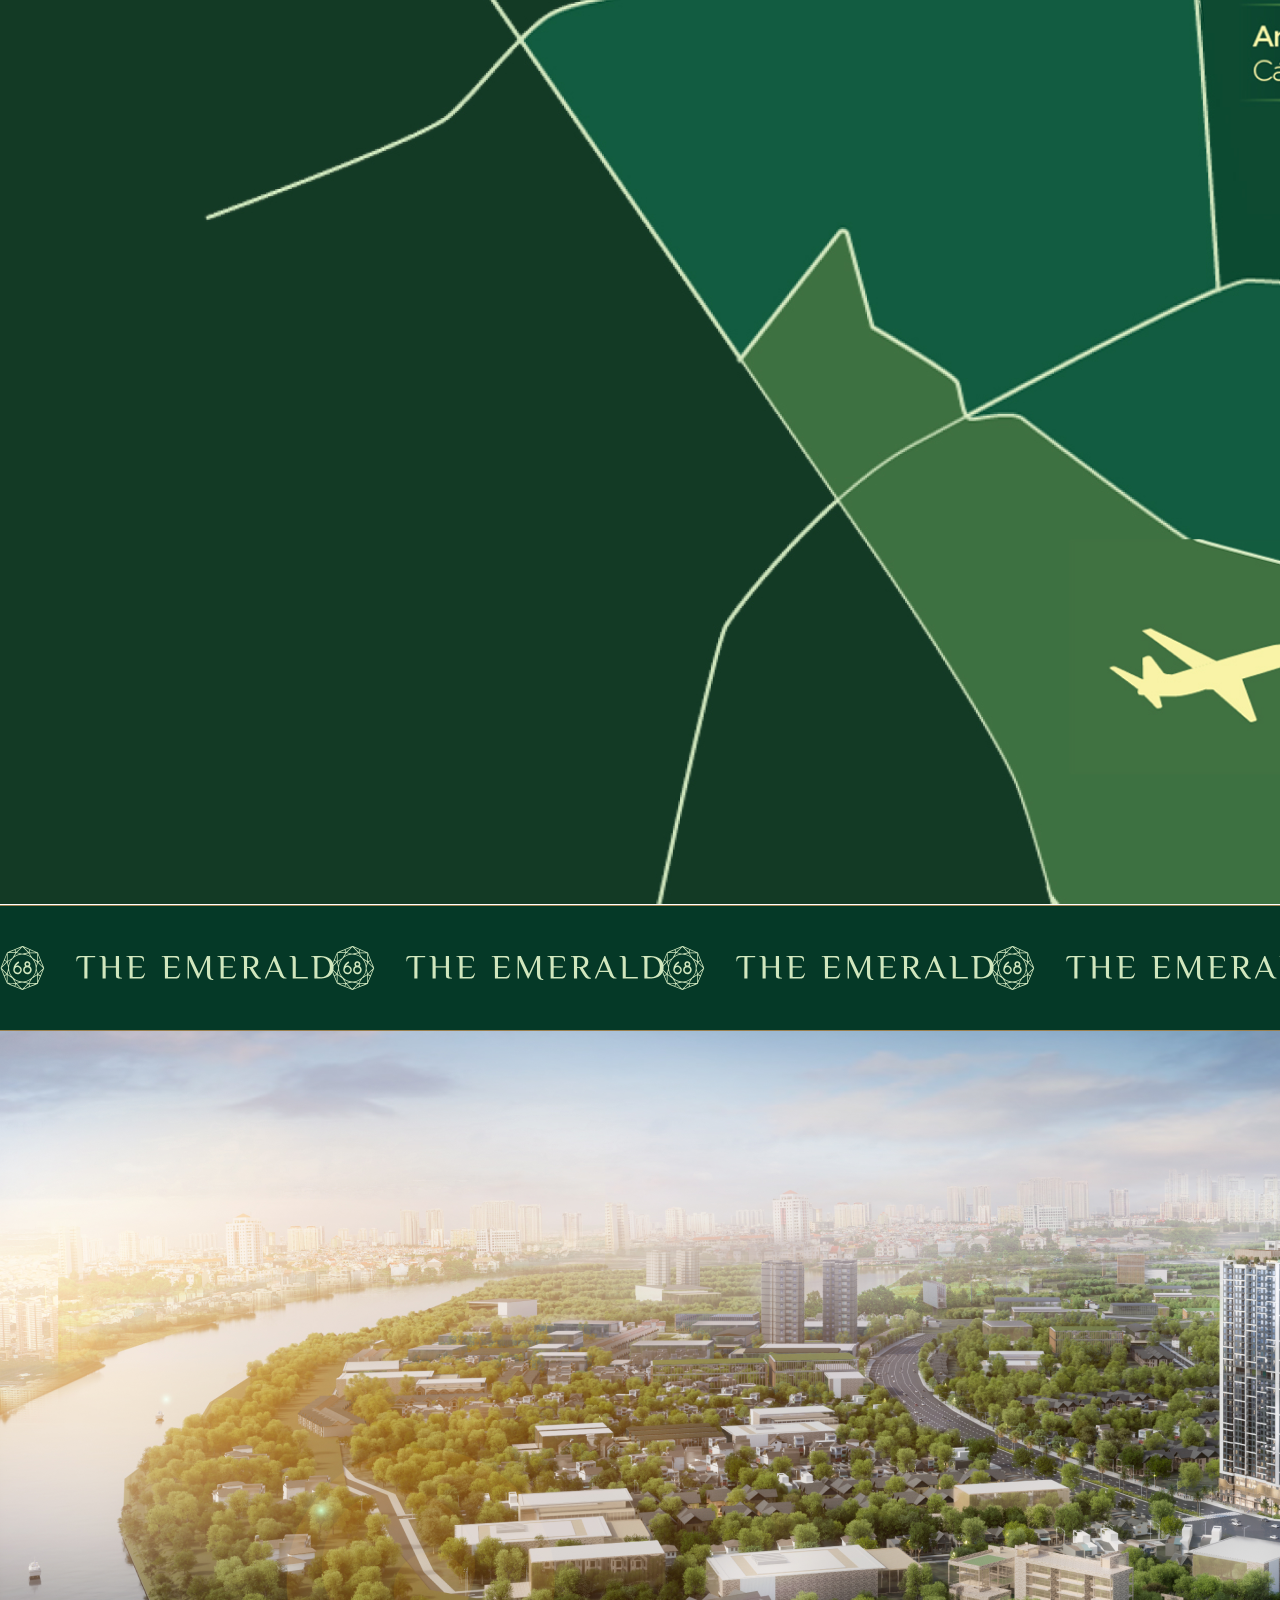
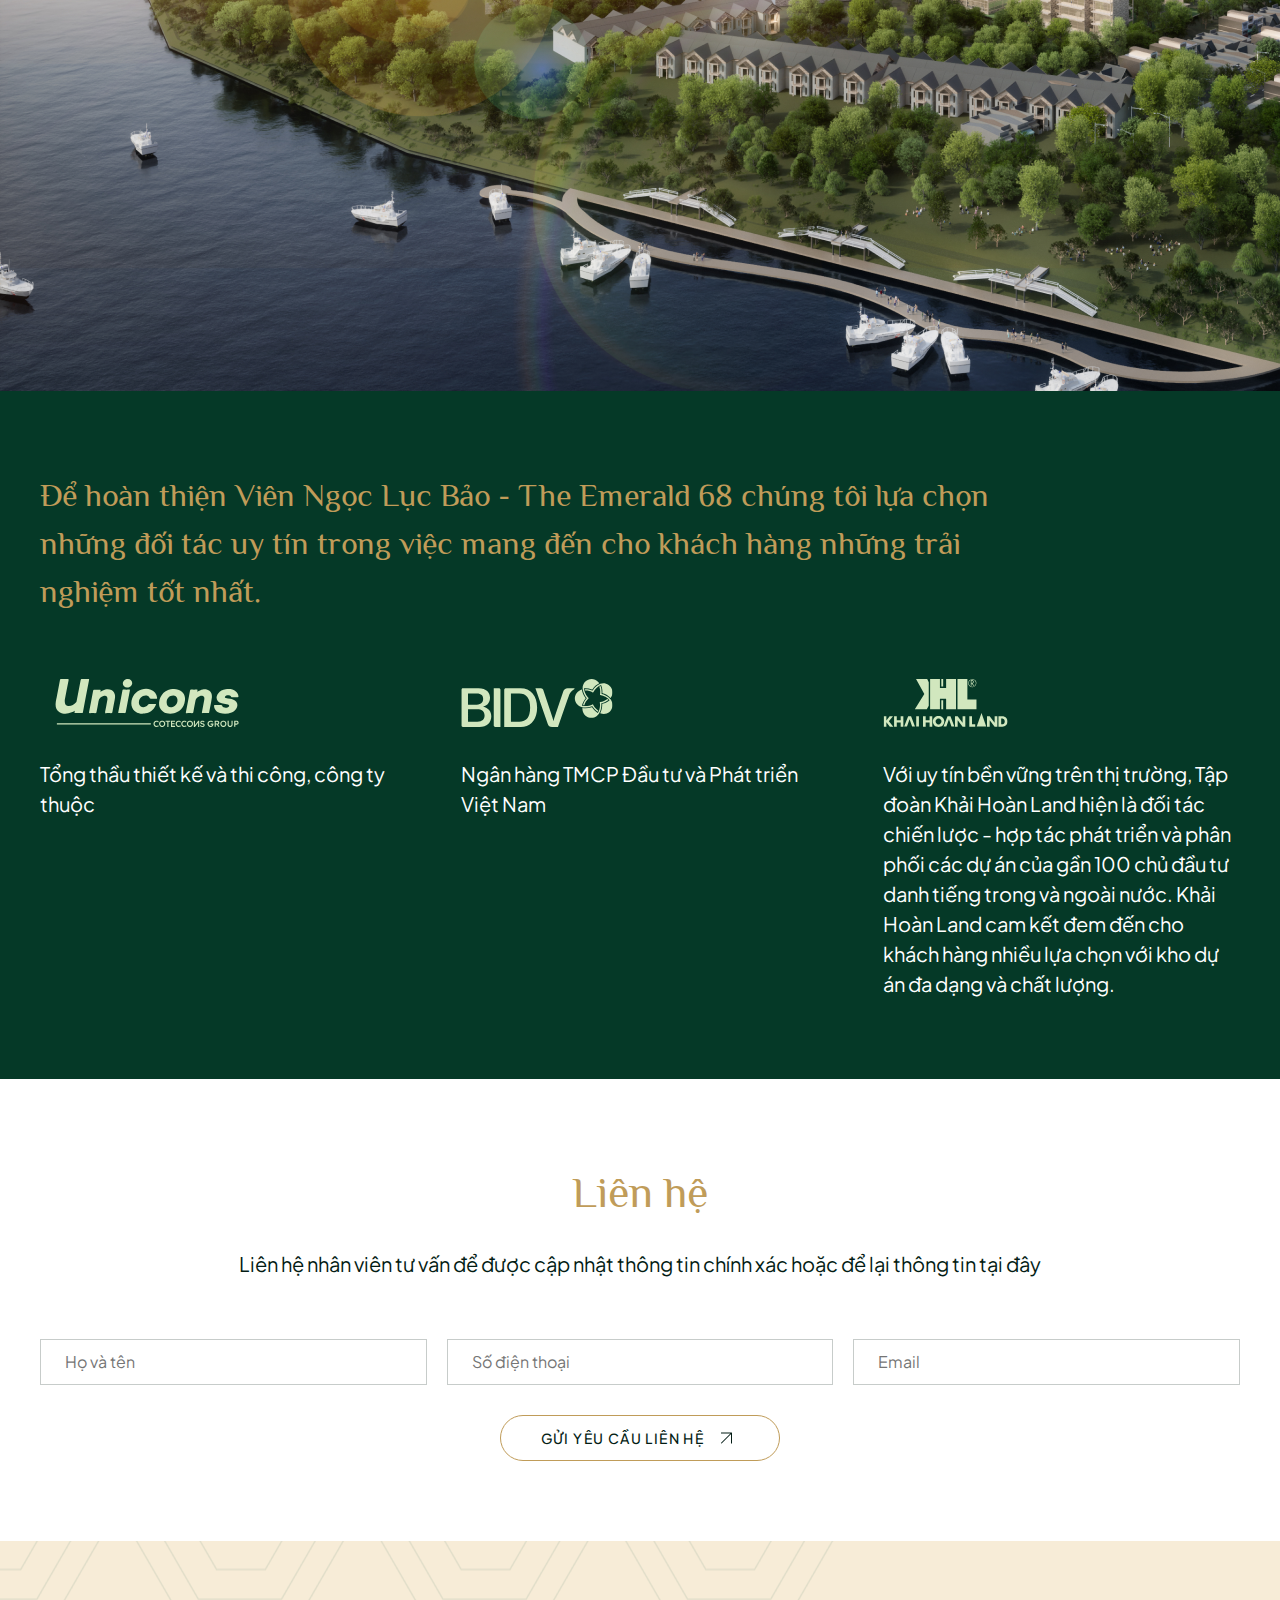
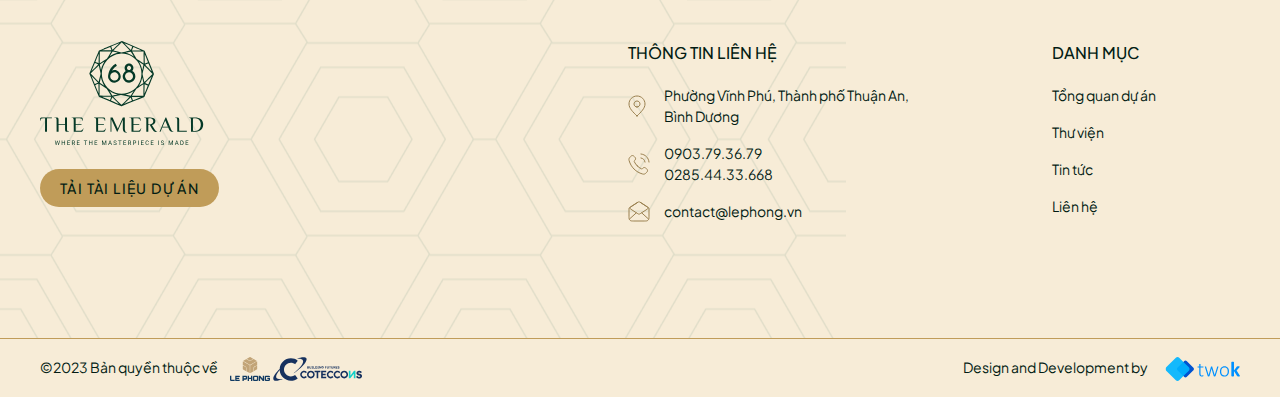
<file: about.html>
<!DOCTYPE html>
<html lang="en">
  <head>
    <meta charset="UTF-8" />
    <meta name="viewport" content="width=device-width, initial-scale=1.0" />
    <script
      src="https://code.jquery.com/jquery-3.7.1.js"
      integrity="sha256-eKhayi8LEQwp4NKxN+CfCh+3qOVUtJn3QNZ0TciWLP4="
      crossorigin="anonymous"
    ></script>
    <script src="./js/swiper-bundle.min.js"></script>
    <script src="./js/popper.min.js"></script>
    <script src="./js/bootstrap.min.js"></script>
    <link rel="stylesheet" href="./css/swiper-bundle.min.css" />
    <link rel="stylesheet" href="./css/bootstrap.min.css" />
    <link rel="stylesheet" href="./css/font.css" />
    <link rel="stylesheet" href="./css/style.css" />
  </head>
  <body>
    <div class="menu-top1">
      <div class="menu-top2">
        <div class="">
          <img class="logounion" src="./img/Union.svg" alt="" />
        </div>
        <div class="menu-top3">
          <svg
            class="menu-svg"
            width="30"
            height="30"
            viewBox="0 0 30 30"
            fill="none"
            xmlns="http://www.w3.org/2000/svg"
          >
            <g clip-path="url(#clip0_309_195)">
              <path
                d="M27.2392 3.76562H2.76076C1.2385 3.76562 0 5.00406 0 6.52826C0 8.05053 1.2385 9.28902 2.76076 9.28902H27.2392C28.7615 9.28902 30 8.05053 30 6.52826C30 5.00406 28.7615 3.76562 27.2392 3.76562Z"
                fill="white"
              />
              <path
                d="M27.2392 12.2383H2.76076C1.2385 12.2383 0 13.4767 0 15.0009C0 16.5232 1.2385 17.7617 2.76076 17.7617H27.2392C28.7615 17.7617 30 16.5232 30 15.0009C30 13.4767 28.7615 12.2383 27.2392 12.2383Z"
                fill="white"
              />
              <path
                d="M27.2392 20.7109H2.76076C1.2385 20.7109 0 21.9494 0 23.4736C0 24.9958 1.2385 26.2343 2.76076 26.2343H27.2392C28.7615 26.2343 30 24.9958 30 23.4736C30 21.9494 28.7615 20.7109 27.2392 20.7109Z"
                fill="white"
              />
            </g>
            <defs>
              <clipPath id="clip0_309_195">
                <rect width="30" height="30" fill="white" />
              </clipPath>
            </defs>
          </svg>
        </div>
      </div>
      <div class="menu-bottom1">
        <div class="menu-bottom2">
          <ul class="menu-b">
            <li><a href="" class="menu-1">Trang chủ</a></li>
            <li><a href="" class="menu-1">Tổng quan dự án</a></li>
            <li><a href="" class="menu-1">Thư viện</a></li>
            <li><a href="" class="menu-1">Mặt bằng</a></li>
            <li><a href="" class="menu-1">Tin tức</a></li>
            <li><a href="" class="menu-1">Liên hệ</a></li>
          </ul>
        </div>
        <div class="menu-bottom3"></div>
      </div>
    </div>
    <script>
      $(document).ready(function () {
        $(document).on("click", ".menu-top3", function () {
          $(".menu-top1").toggleClass("open");
        });
        $(document).on("click", ".menu-bottom3", function () {
          $(".menu-top1").removeClass("open");
        });
      });
    </script>
    <div class="header">
      <div class="header__top d-flex justify-content-end">
        <div class="header__top-one">Thông tin liên hệ</div>
        <div class="header__top-two">
          <span><img class="koko" src="./img/tamgiac.svg" alt="" /></span>Video
          giới thiệu
        </div>
      </div>
      <div class="header__max">
        <ul class="header__the">
          <li><a href="" class="header__the-one">Trang chủ</a></li>
          <li><a href="" class="header__the-one">Tổng quan dự án</a></li>
          <li><a href="" class="header__the-one">Thư viện</a></li>
          <li><a href="" class="header__the-one">Mặt bằng</a></li>
          <li><a href="" class="header__the-one">Tin tức</a></li>
          <li><a href="" class="header__the-one">Liên hệ</a></li>
        </ul>
        <img class="logounion" src="./img/Union.svg" alt="" />
        <div class="header__end">
          <img src="./img/logo-lephong.svg" alt="" />
          <img src="./img/Logo 1.svg" alt="" />
        </div>
      </div>
    </div>
    <div class="banner__about"></div>
    <!-- <div class="tapdoan">
      <div class="container">
        <div class="tapdoan__top">
          <div class="tapdoan__image">
            <img class="img-two" src="./img/duoitron.png" alt="" />
          </div>
          <div class="tapdoan__max">
            <div class="tapdoan__camhung">
              <div class="tapdoan__camhung-three">
                <img src="./img/Union.svg" alt="" />
              </div>
              <div class="tapdoan__camhung-one">
                Cảm hứng từ Ngọc Lục Bảo mang đến may mắn và tài lộc cho gia chủ
              </div>
              <div class="tapdoan__camhung-two">
                Tập đoàn Lê Phong và Coteccons đã chung tay kiến tạo nên dự án
                căn hộ cao cấp The Emerald 68.<br />
                <p></p>
                Thiết kế mặt dựng dự án lấy cảm cảm hứng từ những giác cắt của
                viên Ngọc Lục Bảo, lấp lánh dưới ánh sáng mặt trời mang đến hiệu
                ứng thị giác sang trọng.<br />
                <p></p>
                Bên cạnh đó,thấu hiểu nhu cầu AN CƯ của khách hàng, chúng tôi
                quan tâm đến từng chi tiết nhỏ nhất trong thiết kế, không chỉ bố
                trí mặt bằng hợp lý, chất lượng công trình, chúng tôi còn cung
                cấp các giải pháp chống ồn, chống nắng, tiết kiệm năng lượng...
              </div>
            </div>
          </div>
        </div>
        <div class="tapdoan__vongxanh">
          <img class="img-one" src="./img/vongxanh.png" alt="" />
        </div>
        <div class="tapdoan__vien">
          <img src="./img/vienunion.png" alt="">
        </div>
      </div>
    </div> -->
    <div class="tapdoan__phattrien-ok">
      <div class="container">
        <div class="tapdoan__phattrien">
          <div class="tapdoan__donvi">
            <div class="tapdoan__donvi-one">Đơn vị phát triển</div>
            <div class="tapdoan__donvi-two">
              Công ty Cổ phần Tập đoàn Lê Phong và Công ty Cổ phần Xây dựng
              Coteccons
            </div>
            <div class="tapdoan__donvi-three">
              Lorem ipsum dolor sit amet, consectetur adipiscing elit. Fusce
              odio nulla, congue nec condimentum sit amet, vestibulum at magna.
              Nunc efficitur metus lorem, a aliquet erat rhoncus ultrices.
              Phasellus sit amet tempor diam. Sed feugiat condimentum tincidunt.
            </div>
            <div class="tapdoan__button">
              <a class="tapdoan__button-one">WEbsite lê phong</a>
              <a class="tapdoan__button-one">website coteccons</a>
            </div>
          </div>
          <div></div>
          <div class="tapdoan__image">
            <img class="imgages_anh" src="./img/anhN.png" alt="" />
          </div>
        </div>
        <div class="tapdoan__netan">
          <img src="./img/netan.svg" alt="" />
        </div>
      </div>
      <div class="songluon">
        <img src="./img/song.svg" alt="" />
      </div>
    </div>

    <div class="noibat">
      <div class="container">
        <div class="noibat__top">
          <div class="noibat__top-text">Ưu điểm nổi bật</div>
          <div class="noibat__max">
            <div class="noibat__vitri">
              <img src="./img/Group.svg" alt="" />
              <div class="noibat__vitri-one">Vị trí kim cương</div>
              <div class="noibat__vitri-two">
                Tọa lạc ngay vị trí đắc địa, "tam cận" và tiếp giáp khu Đông Sài
                Gòn, chỉ mất 5 - 20p để di chuyển vào trung tâm các các thành
                phố và các tiện ích liền kề
              </div>
            </div>
            <div class="noibat__vitri">
              <img src="./img/Frame.svg12.svg" alt="" />
              <div class="noibat__vitri-one">Tiện ích đa dạng bậc nhất</div>
              <div class="noibat__vitri-two">
                Hơn 20 tiệc ích phong cách Ngọc Lục Bảo hứa hẹn mang đến cho cư
                dân một chốn đi về lý tưởng.
              </div>
            </div>
            <div class="noibat__vitri">
              <img src="./img/Frame.svg11.svg" alt="" />
              <div class="noibat__vitri-one">Sản phẩm mang giá trị thật</div>
              <div class="noibat__vitri-two">
                Bên cạnh vị trí đắc địa do Lê Phong khai phá, The Emerald còn
                được xây dưng bởi đội ngũ kỹ sư tâm huyết của Coteccons, chăm
                chút đến từng chi tiết, phụ vụ nhuc ầu ở thực của người dân tại
                khu vực bình Dương và TP.HCM.
              </div>
            </div>
            <div class="noibat__vitri">
              <img src="./img/Frame.svg3.svg" alt="" />
              <div class="noibat__vitri-one">
                Khu căn hộ phong cách nhiệt đới đầu tiên tại Bình Dương
              </div>
              <div class="noibat__vitri-two">
                Sở hữu phong cách ven sông, được chủ đầu từ thiết kế thêm nhiều
                mảng xanh đặt biệt mang đến các mảng xanh cho gia chủ một không
                gian sống lý tưởng như resort.
              </div>
            </div>
          </div>
        </div>
      </div>
      <div class="images">
        <div class="images__max">
          <div class="images__top">
            <div class="images__top-one">
              <img src="./img/anh1.png" alt="" />
            </div>
            <div class="images__top-two">
              <img src="./img/anh2.png" alt="" />
              <img src="./img/anh5.png" alt="" />
            </div>
          </div>
          <div class="images__min">
            <div class="images__min-one">
              <img src="./img/anh3.png" alt="" />
              <img src="./img/anh4.png" alt="" />
            </div>
            <div class="images__min-two">
              <img src="./img/anh6.png" alt="" />
            </div>
          </div>
        </div>
      </div>
      <div class="vitriduan">
        <div class="container">
          <div class="vitriduan__top">
            <div class="vitriduan__top-text">Vị trí dự án</div>
          </div>
          <div class="vitriduan__max">
            <div class="vitriduan__toalac">
              <div class="vitriduan__toalac-one">
                Tọa lạc tại 68 Đường Vĩnh Phú 16, Phường Vĩnh Phú, Thành phố
                Thuận An, Bình Dương.<br />
                <p></p>
                Ngay cửa ngõ tiếp giáp khu Đông Sài Gòn - một vị trí chiến lược
                cho việc kết nối với các trục giao thông quan trọng như Đại lộ
                Bình Dương, Quốc lộ 13, Lê Hồng Phong, Nguyễn Thị Minh Khai, Thủ
                Khoa Huân, và Phạm Văn Đồng.
              </div>
              <div class="vitriduan__toalac-two">
                Điều này không chỉ đảm bảo khả năng kết nối liền mạch đến các
                khu vực lân cận, mà còn mang lại lợi ích cho việc di chuyển đến
                trung tâm TP. Hồ Chí Minh. Ngoài ra đây còn là vị trí tiềm năng
                về giá cả trong tương lai nhờ sự phát triển và mở rộng của khu
                vực. Có thể nói đây là "vị trí đắt địa cho tương lai đắt
                giá".<br />
                <p></p>
                Thuận lợi di chuyển đến các điểm đến nổi bậc và quan trọng như
                các trung tâm thương mại, sân bay , bệnh viên, khu vui chơi giải
                trí
              </div>
            </div>
            <div></div>
            <div class="vitriduan__quocte">
              <div class="vitriduan__phut">
                <div class="vitriduan__thuduc">
                  <div class="vitriduan__thuduc-one">5</div>
                  <div class="vitriduan__thuduc-two">phút</div>
                </div>
                <div class="vitriduan__thuduc-three">
                  Ngã 4 Bình Phước - Thủ Đức, BV Quốc tế Hạnh Phúc, BV Quốc tế
                  Becamex, BV columbia Asian, BV An Phú, Lotte Mart
                </div>
              </div>
              <div class="vitriduan__phut">
                <div class="vitriduan__thuduc">
                  <div class="vitriduan__thuduc-one">10</div>
                  <div class="vitriduan__thuduc-two">phút</div>
                </div>
                <div class="vitriduan__thuduc-three">
                  Aeon Mall, Sân golf Sông Bé, KCN VSIP 1
                </div>
              </div>
              <div class="vitriduan__phut">
                <div class="vitriduan__thuduc">
                  <div class="vitriduan__thuduc-one">15</div>
                  <div class="vitriduan__thuduc-two">phút</div>
                </div>
                <div class="vitriduan__thuduc-three">
                  Giga Mall, White Palace, ĐH Quốc Gia HCM
                </div>
              </div>
              <div class="vitriduan__phut">
                <div class="vitriduan__thuduc">
                  <div class="vitriduan__thuduc-one">20</div>
                  <div class="vitriduan__thuduc-two">phút</div>
                </div>
                <div class="vitriduan__thuduc-three">
                  KDL Sinh thái Hồ Lang, Công viên Bicosi, sân bay Tân Sơn Nhất,
                  Trung tâm Quận 1 - TP. Hồ Chí Minh
                </div>
              </div>
            </div>
          </div>
        </div>
      </div>
    </div>
    <img src="./img/Frame 79.png" alt="" />
    <div class="bidv">
      <div class="bidv__top">
        <div class="bidv__top-img">
          <img src="./img/the51.svg" alt="" />
        </div>
      </div>
      <div class="bidv__top">
        <div class="bidv__top-img">
          <img src="./img/the51.svg" alt="" />
        </div>
      </div>
      <div class="bidv__top">
        <div class="bidv__top-img">
          <img src="./img/the51.svg" alt="" />
        </div>
      </div>
      <div class="bidv__top">
        <div class="bidv__top-img">
          <img src="./img/the51.svg" alt="" />
        </div>
      </div>
    </div>
    <img src="./img/Line 266.png" alt="" />
    <div class="hoanthien">
      <div class="container">
        <div class="hoanthien__top">
          <div class="hoanthien__top-text">
            Để hoàn thiện Viên Ngọc Lục Bảo - The Emerald 68 chúng tôi lựa chọn
            những đối tác uy tín trong việc mang đến cho khách hàng những trải
            nghiệm tốt nhất.
          </div>
        </div>
        <div class="hoanthien__max">
          <div class="hoanthien__thietke">
            <img src="./img/Layer_1.svg" alt="" />
            <div class="hoanthien__thietke-text">
              Tổng thầu thiết kế và thi công, công ty thuộc
            </div>
          </div>
          <div class="hoanthien__thietke">
            <img src="./img/Layer_2.svg" alt="" />
            <div class="hoanthien__thietke-text">
              Ngân hàng TMCP Đầu tư và Phát triển Việt Nam
            </div>
          </div>
          <div class="hoanthien__thietke">
            <img src="./img/Layer_3.svg" alt="" />
            <div class="hoanthien__thietke-text">
              Với uy tín bền vững trên thị trường, Tập đoàn Khải Hoàn Land hiện
              là đối tác chiến lược - hợp tác phát triển và phân phối các dự án
              của gần 100 chủ đầu tư danh tiếng trong và ngoài nước. Khải Hoàn
              Land cam kết đem đến cho khách hàng nhiều lựa chọn với kho dự án
              đa dạng và chất lượng.
            </div>
          </div>
        </div>
      </div>
    </div>
    <div class="lienhe">
      <div class="container">
        <div class="lienhe__top">
          <div class="lienhe__top-one">Liên hệ</div>
          <div class="lienhe__top-two">
            Liên hệ nhân viên tư vấn để được cập nhật thông tin chính xác hoặc
            để lại thông tin tại đây
          </div>
        </div>
        <div class="lienhe__max">
          <div class="lienhe__max-input">
            <input type="text" placeholder="Họ và tên" />
          </div>
          <div class="lienhe__max-input">
            <input type="number" placeholder="Số điện thoại" />
          </div>
          <div class="lienhe__max-input">
            <input type="text" placeholder="Email" />
          </div>
        </div>
        <div class="d-flex justify-content-center">
          <button class="lienhe__button">
            Gửi yêu cầu liên hệ<span
              ><img src="./img/arrow-up-right.png" alt=""
            /></span>
          </button>
        </div>
      </div>
    </div>
    <div class="footer">
      <div class="container">
        <div class="footer__top">
          <div class="footer__the">
            <img class="footer__the-img" src="./img/logofooter.svg" alt="" />
            <div class="footer__the-div">
              <a class="footer__the-text">tải tài liệu dự án</a>
            </div>
          </div>
          <div class="footer__thongtin">
            <div class="footer__thongtin-text">Thông tin liên hệ</div>
            <div class="footer__thongtin-icons">
              <img class="hhi" src="./img/Iconfooter1.svg" alt="" />
              <span class="footer__thongtin-one">
                Phường Vĩnh Phú, Thành phố Thuận An, Bình Dương
              </span>
            </div>
            <div class="footer__thongtin-icons">
              <img class="hhi" src="./img/Iconfoter2.svg" alt="" />
              <span class="footer__thongtin-one">
                0903.79.36.79<br />
                0285.44.33.668
              </span>
            </div>
            <div class="footer__thongtin-icons">
              <img class="hhi" src="./img/Iconfoter3.svg" alt="" />
              <span class="footer__thongtin-one"> contact@lephong.vn </span>
            </div>
          </div>
          <div class="footer__hiuhiu"></div>
          <div class="footer__thongtin">
            <div class="footer__thongtin-text">Danh mục</div>
            <ul class="footer__thongtin-max">
              <li class="footer__thongtin-one">
                <a href=""></a>Tổng quan dự án
              </li>
              <li class="footer__thongtin-onee"><a href=""></a>Thư viện</li>
              <li class="footer__thongtin-onee"><a href=""></a>Tin tức</li>
              <li class="footer__thongtin-onee"><a href=""></a>Liên hệ</li>
            </ul>
          </div>
        </div>
      </div>
    </div>
    <div class="banquyen">
      <div class="container">
        <div class="banquyen__max">
          <div class="banquyen__top">
            <span class="banquyen__top_text"> ©2023 Bản quyền thuộc về </span>
            <img class="banquyen__img" src="./img/logolephong.svg" alt="" />
            <img class="banquyen__img" src="./img/buiding.svg" alt="" />
          </div>
          <div class="banquyen__end">
            <span class="banquyen__end-text"> Design and Development by </span>
            <img src="./img/logo-twok.svg" alt="" />
          </div>
        </div>
      </div>
    </div>
    <div class="hotline">
      <img class="fab" src="img/FAB.svg" alt="" />
    </div>
  </body>
</html>
</file>
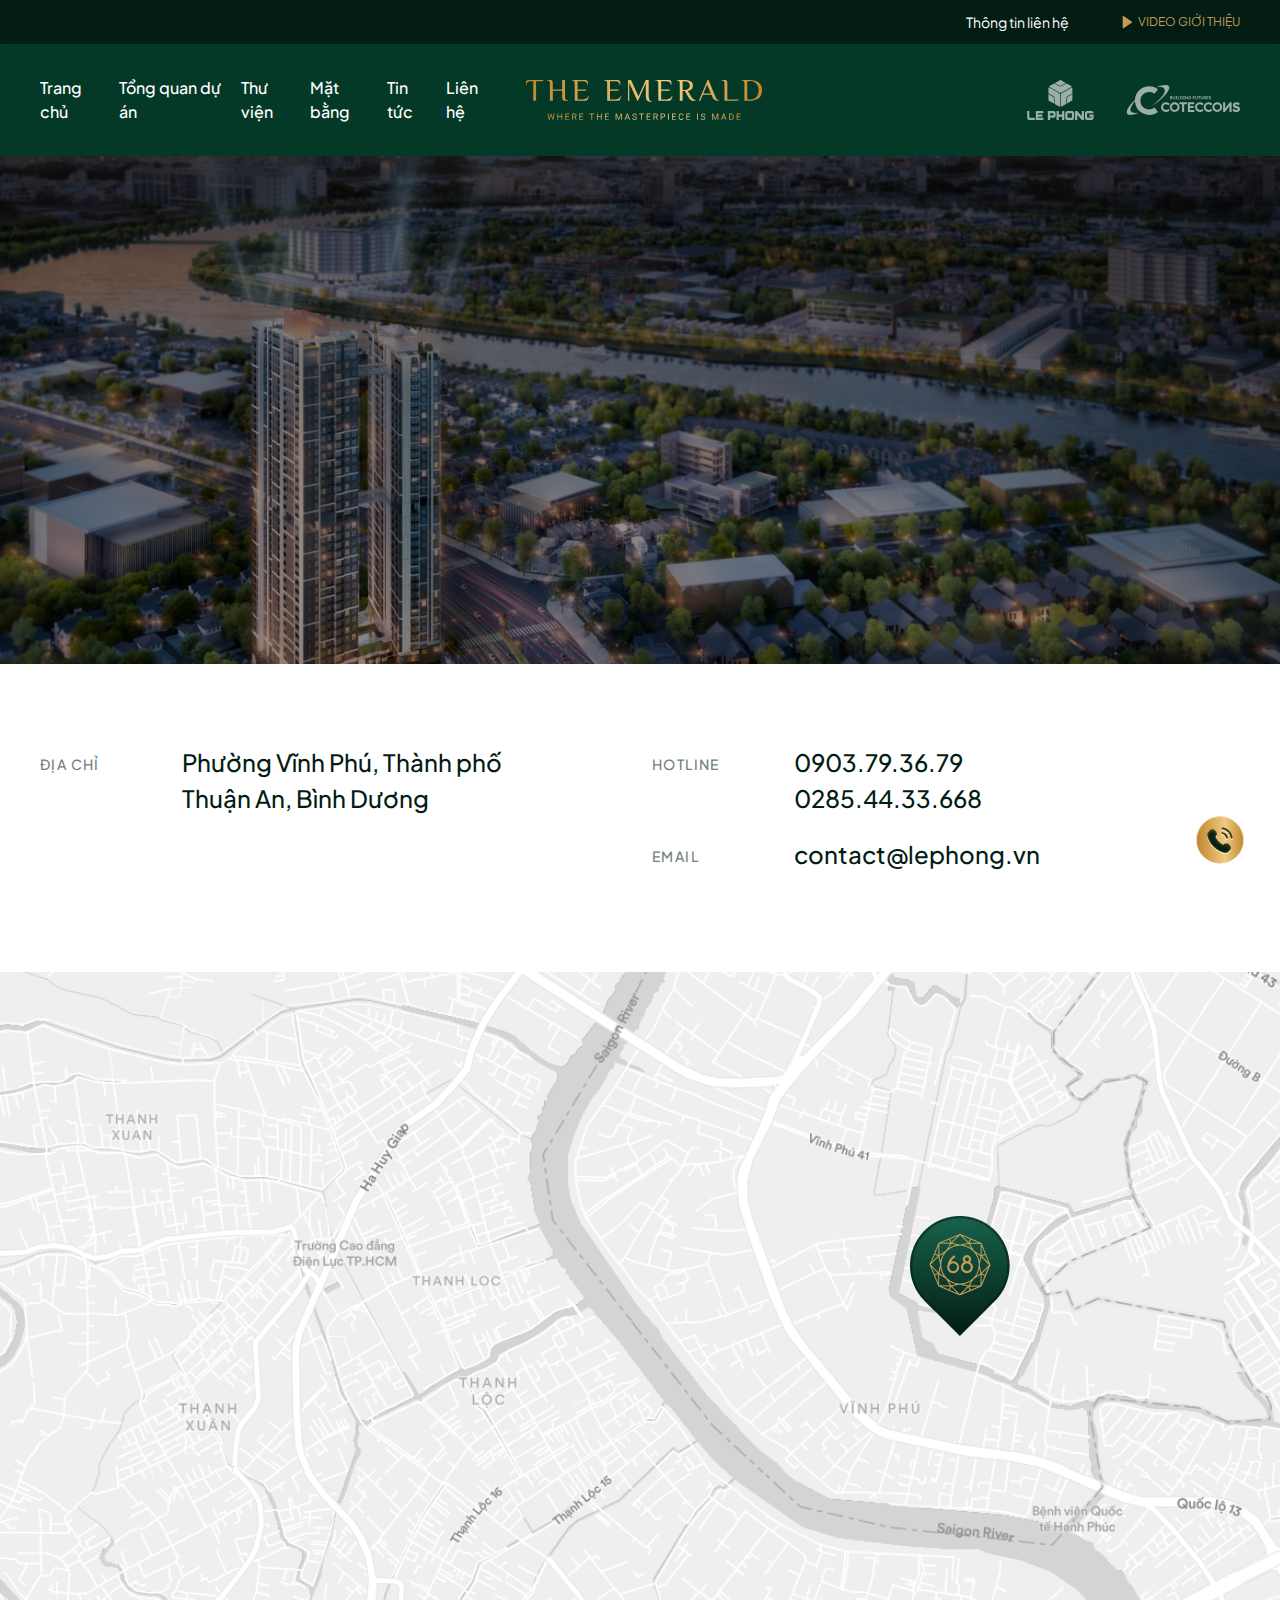
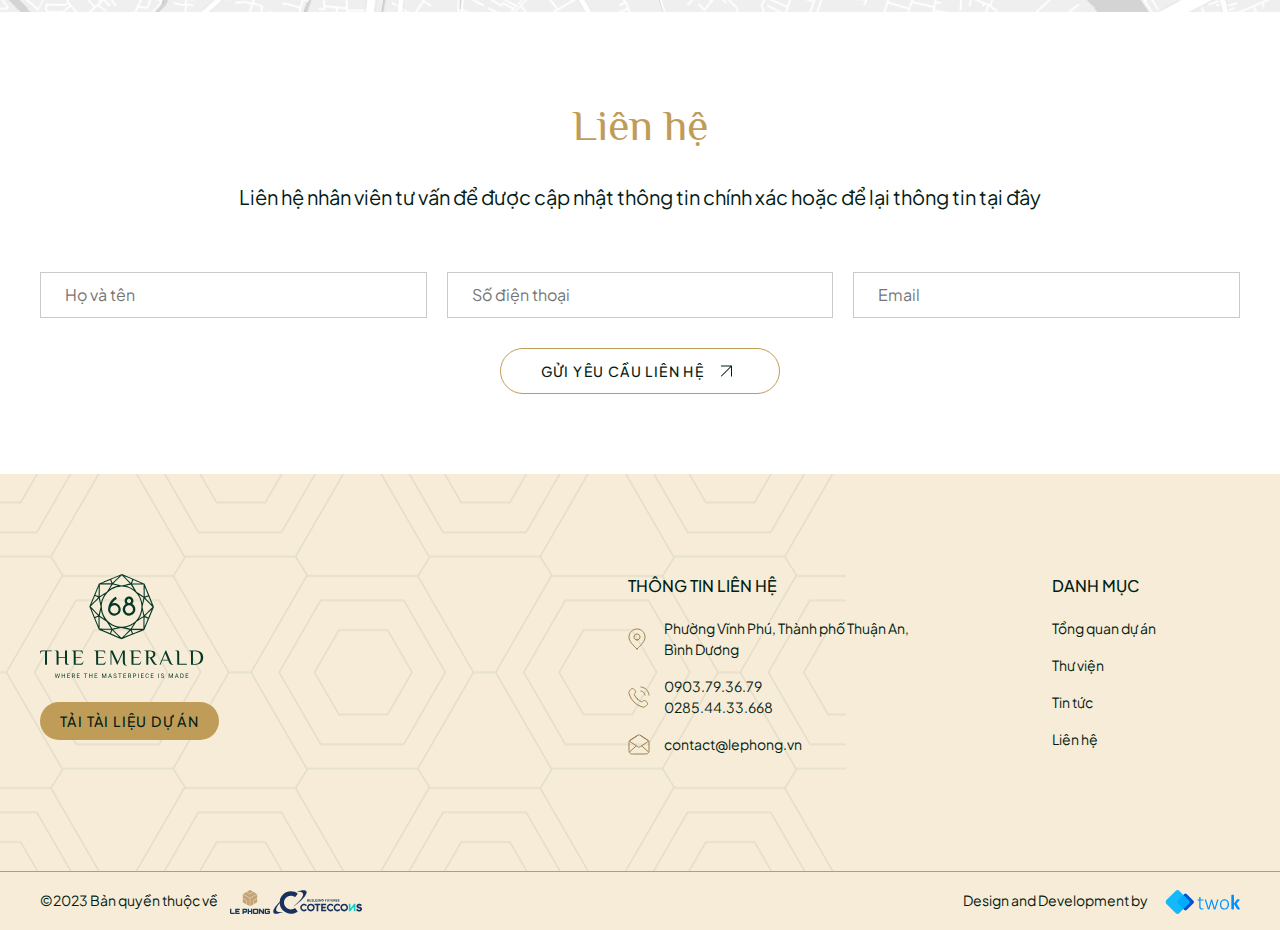
<file: chinhsach.html>
<!DOCTYPE html>
<html lang="en">
  <head>
    <meta charset="UTF-8" />
    <meta name="viewport" content="width=device-width, initial-scale=1.0" />
    <script
      src="https://code.jquery.com/jquery-3.7.1.js"
      integrity="sha256-eKhayi8LEQwp4NKxN+CfCh+3qOVUtJn3QNZ0TciWLP4="
      crossorigin="anonymous"
    ></script>
    <script src="./js/swiper-bundle.min.js"></script>
    <script src="./js/popper.min.js"></script>
    <script src="./js/bootstrap.min.js"></script>
    <link rel="stylesheet" href="./css/swiper-bundle.min.css" />
    <link rel="stylesheet" href="./css/bootstrap.min.css" />
    <link rel="stylesheet" href="./css/font.css" />
    <link rel="stylesheet" href="./css/style.css" />
  </head>
  <body>
    <div class="menu-top1">
      <div class="menu-top2">
        <div class="">
          <img class="logounion" src="./img/Union.svg" alt="" />
        </div>
        <div class="menu-top3">
          <svg
            class="menu-svg"
            width="30"
            height="30"
            viewBox="0 0 30 30"
            fill="none"
            xmlns="http://www.w3.org/2000/svg"
          >
            <g clip-path="url(#clip0_309_195)">
              <path
                d="M27.2392 3.76562H2.76076C1.2385 3.76562 0 5.00406 0 6.52826C0 8.05053 1.2385 9.28902 2.76076 9.28902H27.2392C28.7615 9.28902 30 8.05053 30 6.52826C30 5.00406 28.7615 3.76562 27.2392 3.76562Z"
                fill="white"
              />
              <path
                d="M27.2392 12.2383H2.76076C1.2385 12.2383 0 13.4767 0 15.0009C0 16.5232 1.2385 17.7617 2.76076 17.7617H27.2392C28.7615 17.7617 30 16.5232 30 15.0009C30 13.4767 28.7615 12.2383 27.2392 12.2383Z"
                fill="white"
              />
              <path
                d="M27.2392 20.7109H2.76076C1.2385 20.7109 0 21.9494 0 23.4736C0 24.9958 1.2385 26.2343 2.76076 26.2343H27.2392C28.7615 26.2343 30 24.9958 30 23.4736C30 21.9494 28.7615 20.7109 27.2392 20.7109Z"
                fill="white"
              />
            </g>
            <defs>
              <clipPath id="clip0_309_195">
                <rect width="30" height="30" fill="white" />
              </clipPath>
            </defs>
          </svg>
        </div>
      </div>
      <div class="menu-bottom1">
        <div class="menu-bottom2">
          <ul class="menu-b">
            <li><a href="" class="menu-1">Trang chủ</a></li>
            <li><a href="" class="menu-1">Tổng quan dự án</a></li>
            <li><a href="" class="menu-1">Thư viện</a></li>
            <li><a href="" class="menu-1">Mặt bằng</a></li>
            <li><a href="" class="menu-1">Tin tức</a></li>
            <li><a href="" class="menu-1">Liên hệ</a></li>
          </ul>
        </div>
        <div class="menu-bottom3"></div>
      </div>
    </div>
    <script>
      $(document).ready(function () {
        $(document).on("click", ".menu-top3", function () {
          $(".menu-top1").toggleClass("open");
        });
        $(document).on("click", ".menu-bottom3", function () {
          $(".menu-top1").removeClass("open");
        });
      });
    </script>
    <div class="header">
      <div class="header__top d-flex justify-content-end">
        <div class="header__top-one">Thông tin liên hệ</div>
        <div class="header__top-two">
          <span><img class="koko" src="./img/tamgiac.svg" alt="" /></span>Video
          giới thiệu
        </div>
      </div>
      <div class="header__max">
        <ul class="header__the">
          <li><a href="" class="header__the-one">Trang chủ</a></li>
          <li><a href="" class="header__the-one">Tổng quan dự án</a></li>
          <li><a href="" class="header__the-one">Thư viện</a></li>
          <li><a href="" class="header__the-one">Mặt bằng</a></li>
          <li><a href="" class="header__the-one">Tin tức</a></li>
          <li><a href="" class="header__the-one">Liên hệ</a></li>
        </ul>
        <img class="logounion" src="./img/Union.svg" alt="" />
        <div class="header__end">
          <img src="./img/logo-lephong.svg" alt="" />
          <img src="./img/Logo 1.svg" alt="" />
        </div>
      </div>
    </div>
    <div class="banner__chinhsach"></div>
    <div class="chinhsach">
      <div class="container">
        <div class="chinhsach__max">
          <div class="chinhsach__diachi">
            <div class="chinhsach__diachitop">
              <div class="chinhsach__diachitop-one">Địa chỉ</div>
              <div class="chinhsach__diachitop-two">
                Phường Vĩnh Phú, Thành phố Thuận An, Bình Dương
              </div>
              <div></div>
            </div>
          </div>
          <div class="chinhsach__hotline">
            <div class="chinhsach__hotlinetop">
              <div class="chinhsach__hotlinetop-one">hotline</div>
              <div class="chinhsach__hotlinetop-two">
                0903.79.36.79 <br />0285.44.33.668
              </div>
              <div></div>
            </div>
            <div class="chinhsach__hotlinetop">
              <div class="chinhsach__hotlinetop-one">email</div>
              <div class="chinhsach__hotlinetop-two">contact@lephong.vn</div>
              <div></div>
            </div>
          </div>
        </div>
      </div>
    </div>
    <div class="chinhsach__images">
      <img src="./img/chinhsach1.png" alt="" />
    </div>
    <div class="lienhe">
      <div class="container">
        <div class="lienhe__top">
          <div class="lienhe__top-one">Liên hệ</div>
          <div class="lienhe__top-two">
            Liên hệ nhân viên tư vấn để được cập nhật thông tin chính xác hoặc
            để lại thông tin tại đây
          </div>
        </div>
        <div class="lienhe__max">
          <div class="lienhe__max-input">
            <input type="text" placeholder="Họ và tên" />
          </div>
          <div class="lienhe__max-input">
            <input type="number" placeholder="Số điện thoại" />
          </div>
          <div class="lienhe__max-input">
            <input type="text" placeholder="Email" />
          </div>
        </div>
        <div class="d-flex justify-content-center">
          <button class="lienhe__button">
            Gửi yêu cầu liên hệ<span
              ><img src="./img/arrow-up-right.png" alt=""
            /></span>
          </button>
        </div>
      </div>
    </div>
    <div class="footer">
      <div class="container">
        <div class="footer__top">
          <div class="footer__the">
            <img class="footer__the-img" src="./img/logofooter.svg" alt="" />
            <div class="footer__the-div">
              <a class="footer__the-text">tải tài liệu dự án</a>
            </div>
          </div>
          <div class="footer__thongtin">
            <div class="footer__thongtin-text">Thông tin liên hệ</div>
            <div class="footer__thongtin-icons">
              <img class="hhi" src="./img/Iconfooter1.svg" alt="" />
              <span class="footer__thongtin-one">
                Phường Vĩnh Phú, Thành phố Thuận An, Bình Dương
              </span>
            </div>
            <div class="footer__thongtin-icons">
              <img class="hhi" src="./img/Iconfoter2.svg" alt="" />
              <span class="footer__thongtin-one">
                0903.79.36.79<br />
                0285.44.33.668
              </span>
            </div>
            <div class="footer__thongtin-icons">
              <img class="hhi" src="./img/Iconfoter3.svg" alt="" />
              <span class="footer__thongtin-one"> contact@lephong.vn </span>
            </div>
          </div>
          <div class="footer__hiuhiu"></div>
          <div class="footer__thongtin">
            <div class="footer__thongtin-text">Danh mục</div>
            <ul class="footer__thongtin-max">
              <li class="footer__thongtin-one">
                <a href=""></a>Tổng quan dự án
              </li>
              <li class="footer__thongtin-onee"><a href=""></a>Thư viện</li>
              <li class="footer__thongtin-onee"><a href=""></a>Tin tức</li>
              <li class="footer__thongtin-onee"><a href=""></a>Liên hệ</li>
            </ul>
          </div>
        </div>
      </div>
    </div>
    <div class="banquyen">
      <div class="container">
        <div class="banquyen__max">
          <div class="banquyen__top">
            <span class="banquyen__top_text"> ©2023 Bản quyền thuộc về </span>
            <img class="banquyen__img" src="./img/logolephong.svg" alt="" />
            <img class="banquyen__img" src="./img/buiding.svg" alt="" />
          </div>
          <div class="banquyen__end">
            <span class="banquyen__end-text"> Design and Development by </span>
            <img src="./img/logo-twok.svg" alt="" />
          </div>
        </div>
      </div>
    </div>
    <div class="hotline">
      <img class="fab" src="img/FAB.svg" alt="" />
    </div>
  </body>
</html>
</file>
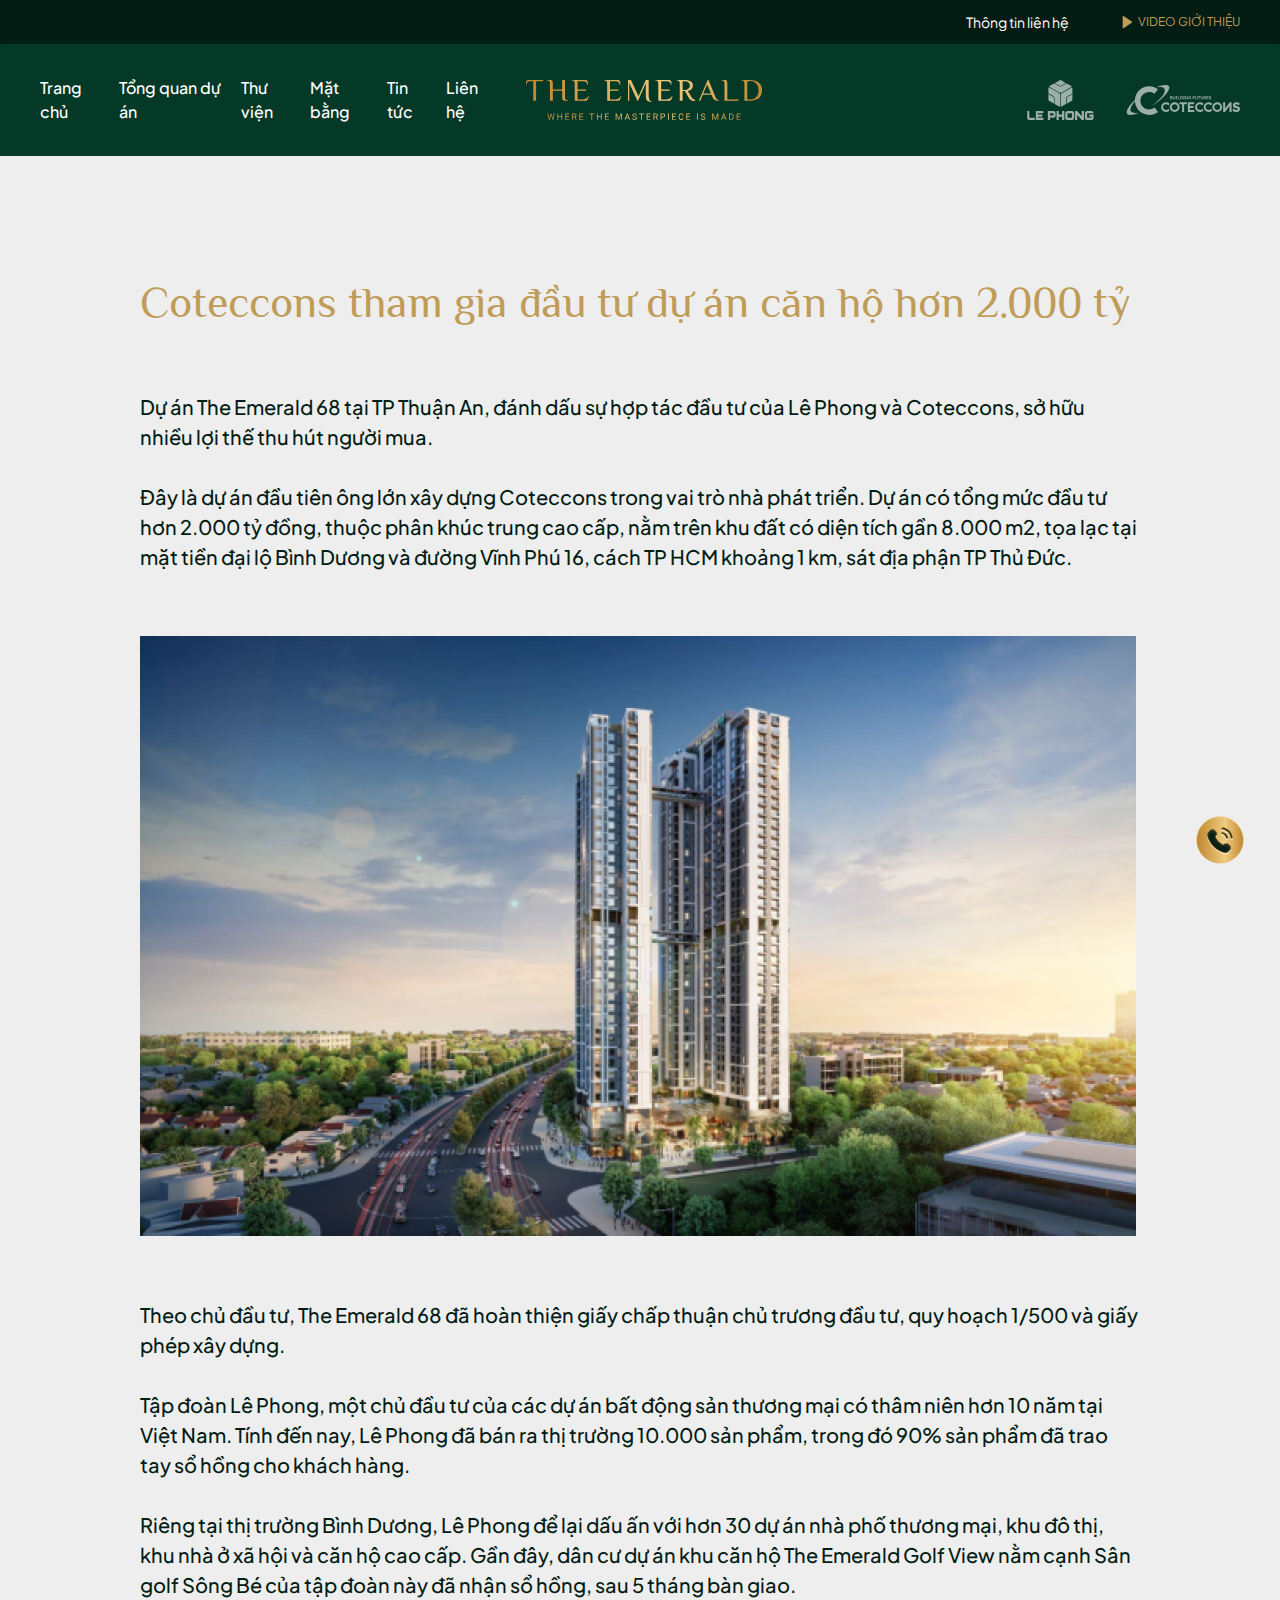
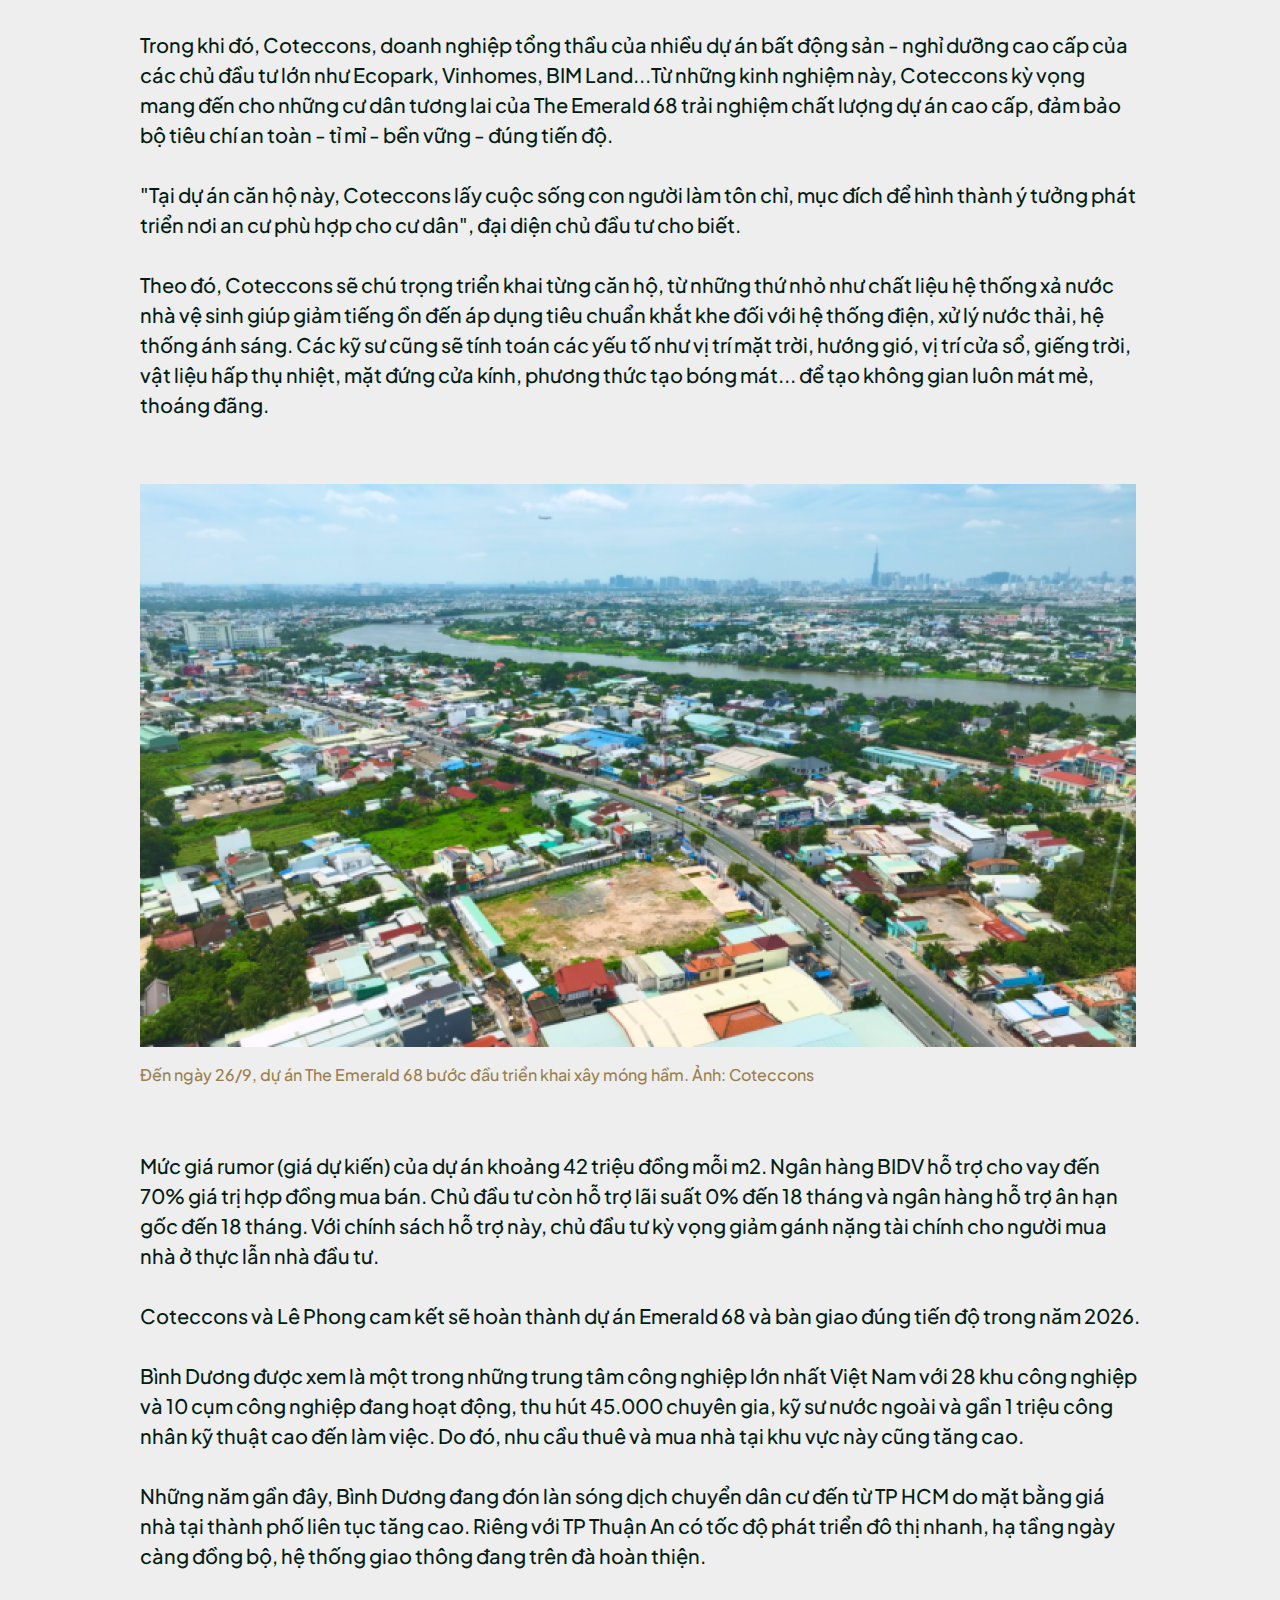
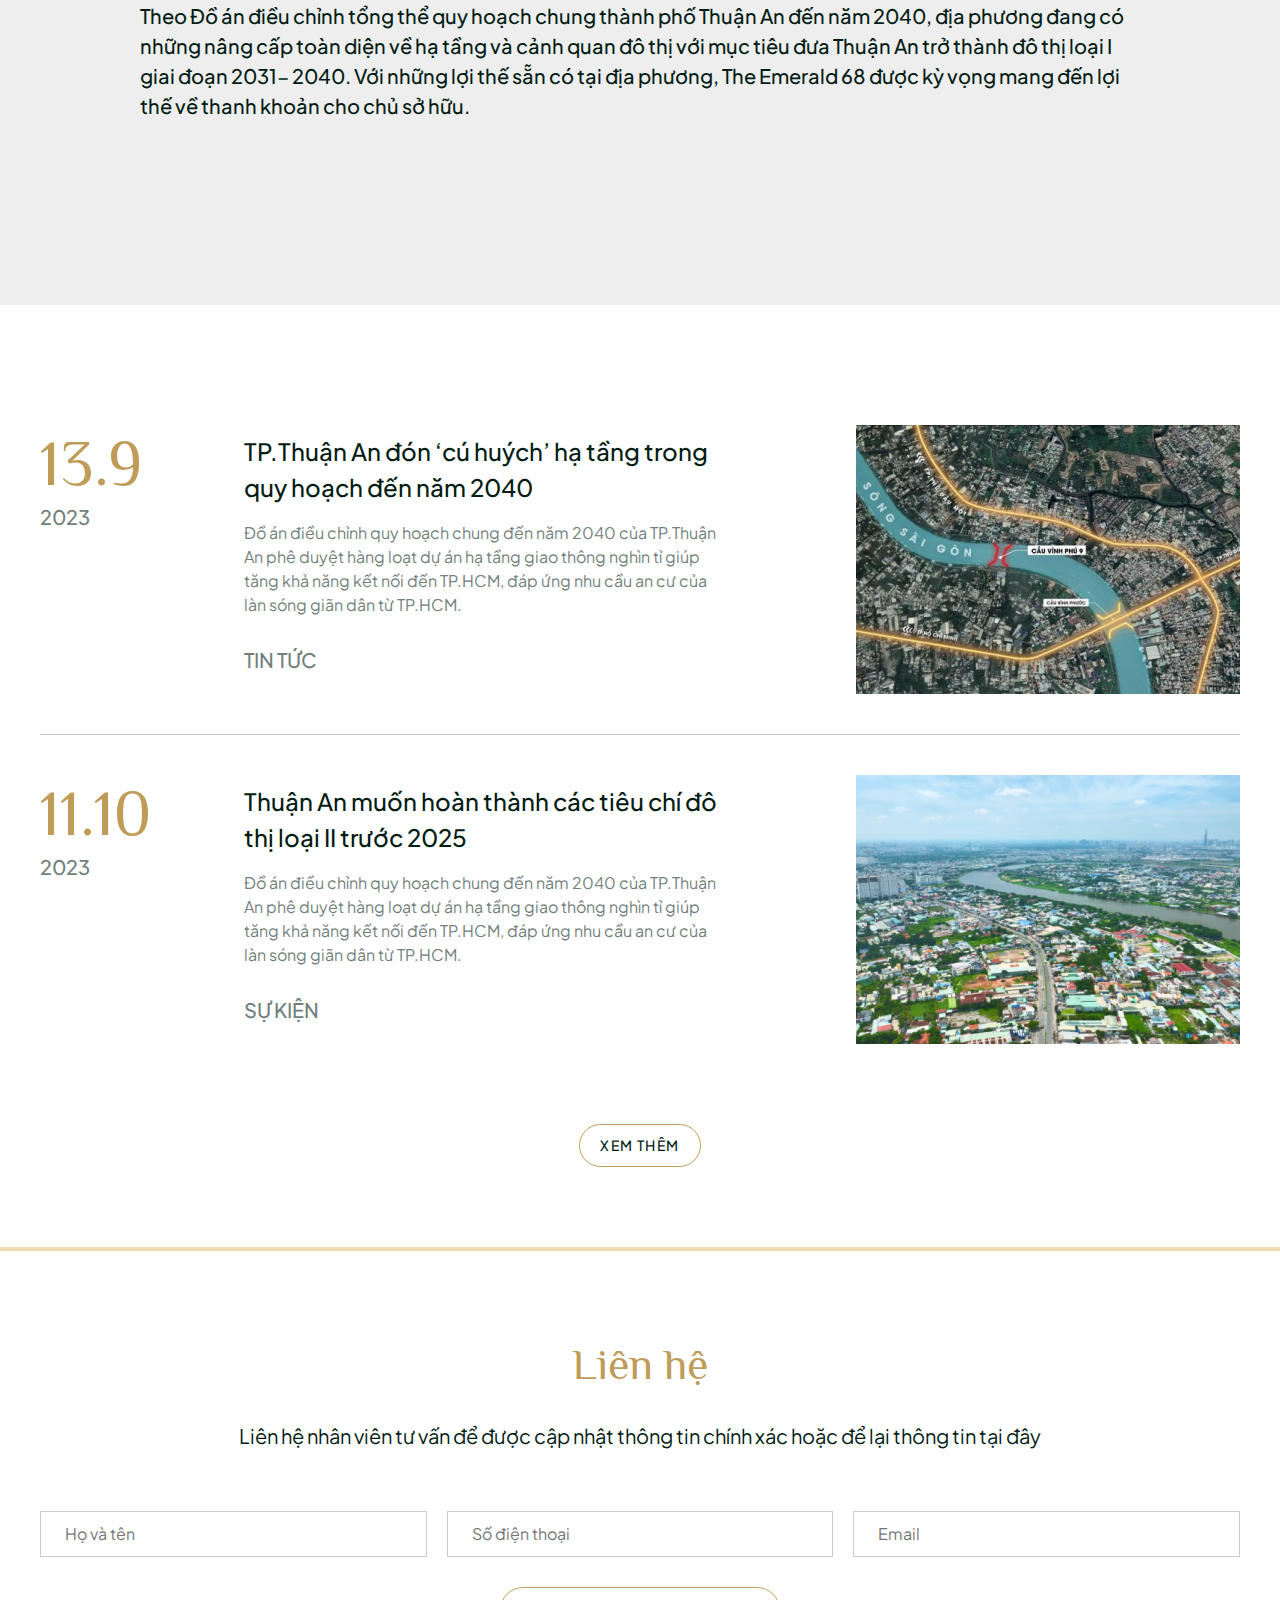
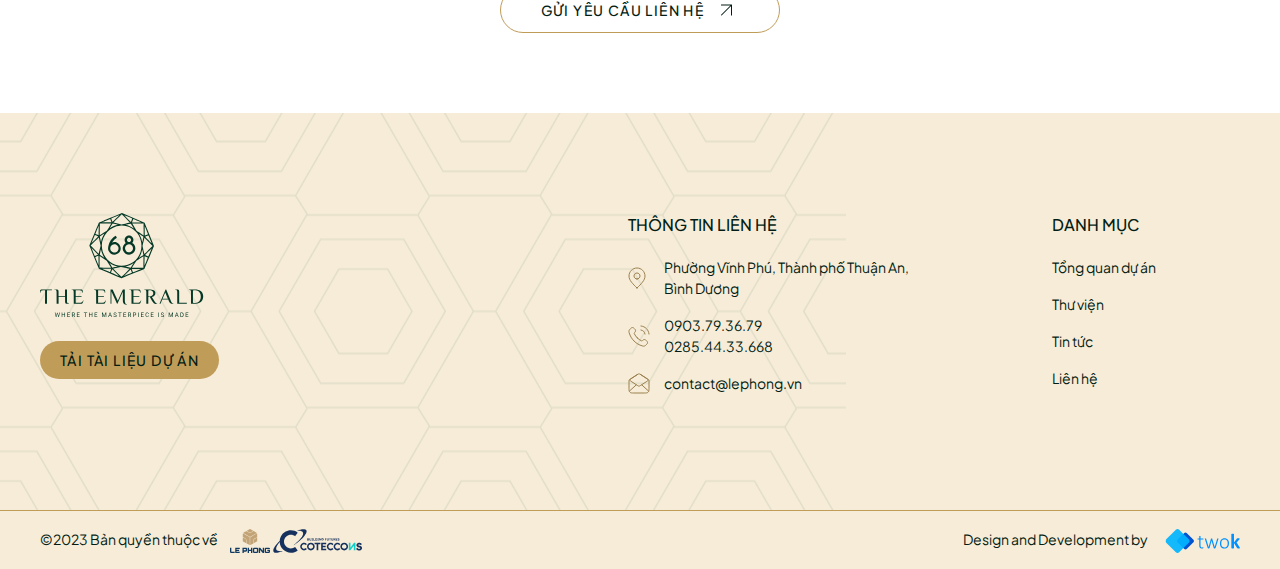
<file: chitiet.html>
<!DOCTYPE html>
<html lang="en">
  <head>
    <meta charset="UTF-8" />
    <meta name="viewport" content="width=device-width, initial-scale=1.0" />
    <script
      src="https://code.jquery.com/jquery-3.7.1.js"
      integrity="sha256-eKhayi8LEQwp4NKxN+CfCh+3qOVUtJn3QNZ0TciWLP4="
      crossorigin="anonymous"
    ></script>
    <script src="./js/swiper-bundle.min.js"></script>
    <script src="./js/popper.min.js"></script>
    <script src="./js/bootstrap.min.js"></script>
    <link rel="stylesheet" href="./css/swiper-bundle.min.css" />
    <link rel="stylesheet" href="./css/bootstrap.min.css" />
    <link rel="stylesheet" href="./css/font.css" />
    <link rel="stylesheet" href="./css/style.css" />
  </head>
  <body>
    <div class="menu-top1">
      <div class="menu-top2">
        <div class="">
          <img class="logounion" src="./img/Union.svg" alt="" />
        </div>
        <div class="menu-top3">
          <svg
            class="menu-svg"
            width="30"
            height="30"
            viewBox="0 0 30 30"
            fill="none"
            xmlns="http://www.w3.org/2000/svg"
          >
            <g clip-path="url(#clip0_309_195)">
              <path
                d="M27.2392 3.76562H2.76076C1.2385 3.76562 0 5.00406 0 6.52826C0 8.05053 1.2385 9.28902 2.76076 9.28902H27.2392C28.7615 9.28902 30 8.05053 30 6.52826C30 5.00406 28.7615 3.76562 27.2392 3.76562Z"
                fill="white"
              />
              <path
                d="M27.2392 12.2383H2.76076C1.2385 12.2383 0 13.4767 0 15.0009C0 16.5232 1.2385 17.7617 2.76076 17.7617H27.2392C28.7615 17.7617 30 16.5232 30 15.0009C30 13.4767 28.7615 12.2383 27.2392 12.2383Z"
                fill="white"
              />
              <path
                d="M27.2392 20.7109H2.76076C1.2385 20.7109 0 21.9494 0 23.4736C0 24.9958 1.2385 26.2343 2.76076 26.2343H27.2392C28.7615 26.2343 30 24.9958 30 23.4736C30 21.9494 28.7615 20.7109 27.2392 20.7109Z"
                fill="white"
              />
            </g>
            <defs>
              <clipPath id="clip0_309_195">
                <rect width="30" height="30" fill="white" />
              </clipPath>
            </defs>
          </svg>
        </div>
      </div>
      <div class="menu-bottom1">
        <div class="menu-bottom2">
          <ul class="menu-b">
            <li><a href="" class="menu-1">Trang chủ</a></li>
            <li><a href="" class="menu-1">Tổng quan dự án</a></li>
            <li><a href="" class="menu-1">Thư viện</a></li>
            <li><a href="" class="menu-1">Mặt bằng</a></li>
            <li><a href="" class="menu-1">Tin tức</a></li>
            <li><a href="" class="menu-1">Liên hệ</a></li>
          </ul>
        </div>
        <div class="menu-bottom3"></div>
      </div>
    </div>
    <script>
      $(document).ready(function () {
        $(document).on("click", ".menu-top3", function () {
          $(".menu-top1").toggleClass("open");
        });
        $(document).on("click", ".menu-bottom3", function () {
          $(".menu-top1").removeClass("open");
        });
      });
    </script>
    <div class="header">
      <div class="header__top d-flex justify-content-end">
        <div class="header__top-one">Thông tin liên hệ</div>
        <div class="header__top-two">
          <span><img class="koko" src="./img/tamgiac.svg" alt="" /></span>Video
          giới thiệu
        </div>
      </div>
      <div class="header__max">
        <ul class="header__the">
          <li><a href="" class="header__the-one">Trang chủ</a></li>
          <li><a href="" class="header__the-one">Tổng quan dự án</a></li>
          <li><a href="" class="header__the-one">Thư viện</a></li>
          <li><a href="" class="header__the-one">Mặt bằng</a></li>
          <li><a href="" class="header__the-one">Tin tức</a></li>
          <li><a href="" class="header__the-one">Liên hệ</a></li>
        </ul>
        <img class="logounion" src="./img/Union.svg" alt="" />
        <div class="header__end">
          <img src="./img/logo-lephong.svg" alt="" />
          <img src="./img/Logo 1.svg" alt="" />
        </div>
      </div>
    </div>
    <div class="cotteccons">
      <div class="container">
        <div class="cotteccons__max">
          <div class="cotteccons__top">
            <div class="cotteccons__top-one">
              Coteccons tham gia đầu tư dự án căn hộ hơn 2.000 tỷ
            </div>
          </div>
          <div class="cotteccons__textone">
            <div class="cotteccons__textone-one">
              <p>
                Dự án The Emerald 68 tại TP Thuận An, đánh dấu sự hợp tác đầu tư
                của Lê Phong và Coteccons, sở hữu nhiều lợi thế thu hút người
                mua.
              </p>
              <p>
                Đây là dự án đầu tiên ông lớn xây dựng Coteccons trong vai trò
                nhà phát triển. Dự án có tổng mức đầu tư hơn 2.000 tỷ đồng,
                thuộc phân khúc trung cao cấp, nằm trên khu đất có diện tích gần
                8.000 m2, tọa lạc tại mặt tiền đại lộ Bình Dương và đường Vĩnh
                Phú 16, cách TP HCM khoảng 1 km, sát địa phận TP Thủ Đức.
              </p>
              <p><img src="./img/cote1.png" alt="" /></p>
              <p>
                Theo chủ đầu tư, The Emerald 68 đã hoàn thiện giấy chấp thuận
                chủ trương đầu tư, quy hoạch 1/500 và giấy phép xây dựng.
              </p>
              <p>
                Tập đoàn Lê Phong, một chủ đầu tư của các dự án bất động sản
                thương mại có thâm niên hơn 10 năm tại Việt Nam. Tính đến nay,
                Lê Phong đã bán ra thị trường 10.000 sản phẩm, trong đó 90% sản
                phẩm đã trao tay sổ hồng cho khách hàng.
              </p>
              <p>
                Riêng tại thị trường Bình Dương, Lê Phong để lại dấu ấn với hơn
                30 dự án nhà phố thương mại, khu đô thị, khu nhà ở xã hội và căn
                hộ cao cấp. Gần đây, dân cư dự án khu căn hộ The Emerald Golf
                View nằm cạnh Sân golf Sông Bé của tập đoàn này đã nhận sổ hồng,
                sau 5 tháng bàn giao.
              </p>
              <p>
                Trong khi đó, Coteccons, doanh nghiệp tổng thầu của nhiều dự án
                bất động sản - nghỉ dưỡng cao cấp của các chủ đầu tư lớn như
                Ecopark, Vinhomes, BIM Land...Từ những kinh nghiệm này,
                Coteccons kỳ vọng mang đến cho những cư dân tương lai của The
                Emerald 68 trải nghiệm chất lượng dự án cao cấp, đảm bảo bộ tiêu
                chí an toàn - tỉ mỉ - bền vững - đúng tiến độ.
              </p>
              <p>
                "Tại dự án căn hộ này, Coteccons lấy cuộc sống con người làm tôn
                chỉ, mục đích để hình thành ý tưởng phát triển nơi an cư phù hợp
                cho cư dân", đại diện chủ đầu tư cho biết.
              </p>
              <p>
                Theo đó, Coteccons sẽ chú trọng triển khai từng căn hộ, từ những
                thứ nhỏ như chất liệu hệ thống xả nước nhà vệ sinh giúp giảm
                tiếng ồn đến áp dụng tiêu chuẩn khắt khe đối với hệ thống điện,
                xử lý nước thải, hệ thống ánh sáng. Các kỹ sư cũng sẽ tính toán
                các yếu tố như vị trí mặt trời, hướng gió, vị trí cửa sổ, giếng
                trời, vật liệu hấp thụ nhiệt, mặt đứng cửa kính, phương thức tạo
                bóng mát... để tạo không gian luôn mát mẻ, thoáng đãng.
              </p>
              <figure>
                <img src="./img/cote2.png" alt="" />
                <figcaption>Đến ngày 26/9, dự án The Emerald 68 bước đầu triển khai xây móng
                  hầm. Ảnh: Coteccons</figcaption>
              </figure>
              <p>
                Mức giá rumor (giá dự kiến) của dự án khoảng 42 triệu đồng mỗi
                m2. Ngân hàng BIDV hỗ trợ cho vay đến 70% giá trị hợp đồng mua
                bán. Chủ đầu tư còn hỗ trợ lãi suất 0% đến 18 tháng và ngân hàng
                hỗ trợ ân hạn gốc đến 18 tháng. Với chính sách hỗ trợ này, chủ
                đầu tư kỳ vọng giảm gánh nặng tài chính cho người mua nhà ở thực
                lẫn nhà đầu tư.
              </p>
              <p>
                Coteccons và Lê Phong cam kết sẽ hoàn thành dự án Emerald 68 và
                bàn giao đúng tiến độ trong năm 2026.
              </p>
              <p>
                Bình Dương được xem là một trong những trung tâm công nghiệp lớn
                nhất Việt Nam với 28 khu công nghiệp và 10 cụm công nghiệp đang
                hoạt động, thu hút 45.000 chuyên gia, kỹ sư nước ngoài và gần 1
                triệu công nhân kỹ thuật cao đến làm việc. Do đó, nhu cầu thuê
                và mua nhà tại khu vực này cũng tăng cao.
              </p>
              <p>
                Những năm gần đây, Bình Dương đang đón làn sóng dịch chuyển dân
                cư đến từ TP HCM do mặt bằng giá nhà tại thành phố liên tục tăng
                cao. Riêng với TP Thuận An có tốc độ phát triển đô thị nhanh, hạ
                tầng ngày càng đồng bộ, hệ thống giao thông đang trên đà hoàn
                thiện.
              </p>
              <p>
                Theo Đồ án điều chỉnh tổng thể quy hoạch chung thành phố Thuận
                An đến năm 2040, địa phương đang có những nâng cấp toàn diện về
                hạ tầng và cảnh quan đô thị với mục tiêu đưa Thuận An trở thành
                đô thị loại I giai đoạn 2031- 2040. Với những lợi thế sẵn có tại
                địa phương, The Emerald 68 được kỳ vọng mang đến lợi thế về
                thanh khoản cho chủ sở hữu.
              </p>
            </div>
          </div>
        </div>
      </div>
    </div>
    <div class="tintuc">
      <div class="container">
        <div class="tintuc__chill">
          <div class="tintuc__doan">
            <div class="tintuc__chung">
              <div class="tintuc__so">
                <div class="tintuc__so-one">13.9</div>
                <div class="tintuc__so-two">2023</div>
              </div>
              <div class="tintuc__quyhoach">
                <div class="tintuc__quyhoach-one">
                  TP.Thuận An đón ‘cú huých’ hạ tầng trong quy hoạch đến năm
                  2040
                </div>
                <div class="tintuc__quyhoach-two">
                  Đồ án điều chỉnh quy hoạch chung đến năm 2040 của TP.Thuận An
                  phê duyệt hàng loạt dự án hạ tầng giao thông nghìn tỉ giúp
                  tăng khả năng kết nối đến TP.HCM, đáp ứng nhu cầu an cư của
                  làn sóng giãn dân từ TP.HCM.
                </div>
                <div class="tintuc__quyhoach-three">TIN TỨC</div>
              </div>
            </div>
            <div class="tintuc__image">
              <img src="./img/Frame 113.png" alt="" />
            </div>
          </div>
          <div class="tintuc__doan">
            <div class="tintuc__chung">
              <div class="tintuc__so">
                <div class="tintuc__so-one">11.10</div>
                <div class="tintuc__so-two">2023</div>
              </div>
              <div class="tintuc__quyhoach">
                <div class="tintuc__quyhoach-one">
                  Thuận An muốn hoàn thành các tiêu chí đô thị loại II trước
                  2025
                </div>
                <div class="tintuc__quyhoach-two">
                  Đồ án điều chỉnh quy hoạch chung đến năm 2040 của TP.Thuận An
                  phê duyệt hàng loạt dự án hạ tầng giao thông nghìn tỉ giúp
                  tăng khả năng kết nối đến TP.HCM, đáp ứng nhu cầu an cư của
                  làn sóng giãn dân từ TP.HCM.
                </div>
                <div class="tintuc__quyhoach-three">SỰ KIỆN</div>
              </div>
            </div>
            <div class="tintuc__image">
              <img src="./img/tintc1.png" alt="" />
            </div>
          </div>
        </div>
        <div class="d-flex justify-content-center">
          <a class="tintuc__button"> Xem thêm </a>
        </div>
      </div>
    </div>
    <div class="border__hihi"></div>
    <div class="lienhe">
      <div class="container">
        <div class="lienhe__top">
          <div class="lienhe__top-one">Liên hệ</div>
          <div class="lienhe__top-two">
            Liên hệ nhân viên tư vấn để được cập nhật thông tin chính xác hoặc
            để lại thông tin tại đây
          </div>
        </div>
        <div class="lienhe__max">
          <div class="lienhe__max-input">
            <input type="text" placeholder="Họ và tên" />
          </div>
          <div class="lienhe__max-input">
            <input type="number" placeholder="Số điện thoại" />
          </div>
          <div class="lienhe__max-input">
            <input type="text" placeholder="Email" />
          </div>
        </div>
        <div class="d-flex justify-content-center">
          <button class="lienhe__button">
            Gửi yêu cầu liên hệ<span
              ><img src="./img/arrow-up-right.png" alt=""
            /></span>
          </button>
        </div>
      </div>
    </div>
    <div class="footer">
      <div class="container">
        <div class="footer__top">
          <div class="footer__the">
            <img class="footer__the-img" src="./img/logofooter.svg" alt="" />
            <div class="footer__the-div">
              <a class="footer__the-text">tải tài liệu dự án</a>
            </div>
          </div>
          <div class="footer__thongtin">
            <div class="footer__thongtin-text">Thông tin liên hệ</div>
            <div class="footer__thongtin-icons">
              <img class="hhi" src="./img/Iconfooter1.svg" alt="" />
              <span class="footer__thongtin-one">
                Phường Vĩnh Phú, Thành phố Thuận An, Bình Dương
              </span>
            </div>
            <div class="footer__thongtin-icons">
              <img class="hhi" src="./img/Iconfoter2.svg" alt="" />
              <span class="footer__thongtin-one">
                0903.79.36.79<br />
                0285.44.33.668
              </span>
            </div>
            <div class="footer__thongtin-icons">
              <img class="hhi" src="./img/Iconfoter3.svg" alt="" />
              <span class="footer__thongtin-one"> contact@lephong.vn </span>
            </div>
          </div>
          <div class="footer__hiuhiu"></div>
          <div class="footer__thongtin">
            <div class="footer__thongtin-text">Danh mục</div>
            <ul class="footer__thongtin-max">
              <li class="footer__thongtin-one">
                <a href=""></a>Tổng quan dự án
              </li>
              <li class="footer__thongtin-onee"><a href=""></a>Thư viện</li>
              <li class="footer__thongtin-onee"><a href=""></a>Tin tức</li>
              <li class="footer__thongtin-onee"><a href=""></a>Liên hệ</li>
            </ul>
          </div>
        </div>
      </div>
    </div>
    <div class="banquyen">
      <div class="container">
        <div class="banquyen__max">
          <div class="banquyen__top">
            <span class="banquyen__top_text"> ©2023 Bản quyền thuộc về </span>
            <img class="banquyen__img" src="./img/logolephong.svg" alt="" />
            <img class="banquyen__img" src="./img/buiding.svg" alt="" />
          </div>
          <div class="banquyen__end">
            <span class="banquyen__end-text"> Design and Development by </span>
            <img src="./img/logo-twok.svg" alt="" />
          </div>
        </div>
      </div>
    </div>
    <div class="hotline">
      <img class="fab" src="img/FAB.svg" alt="" />
    </div>
  </body>
</html>
</file>
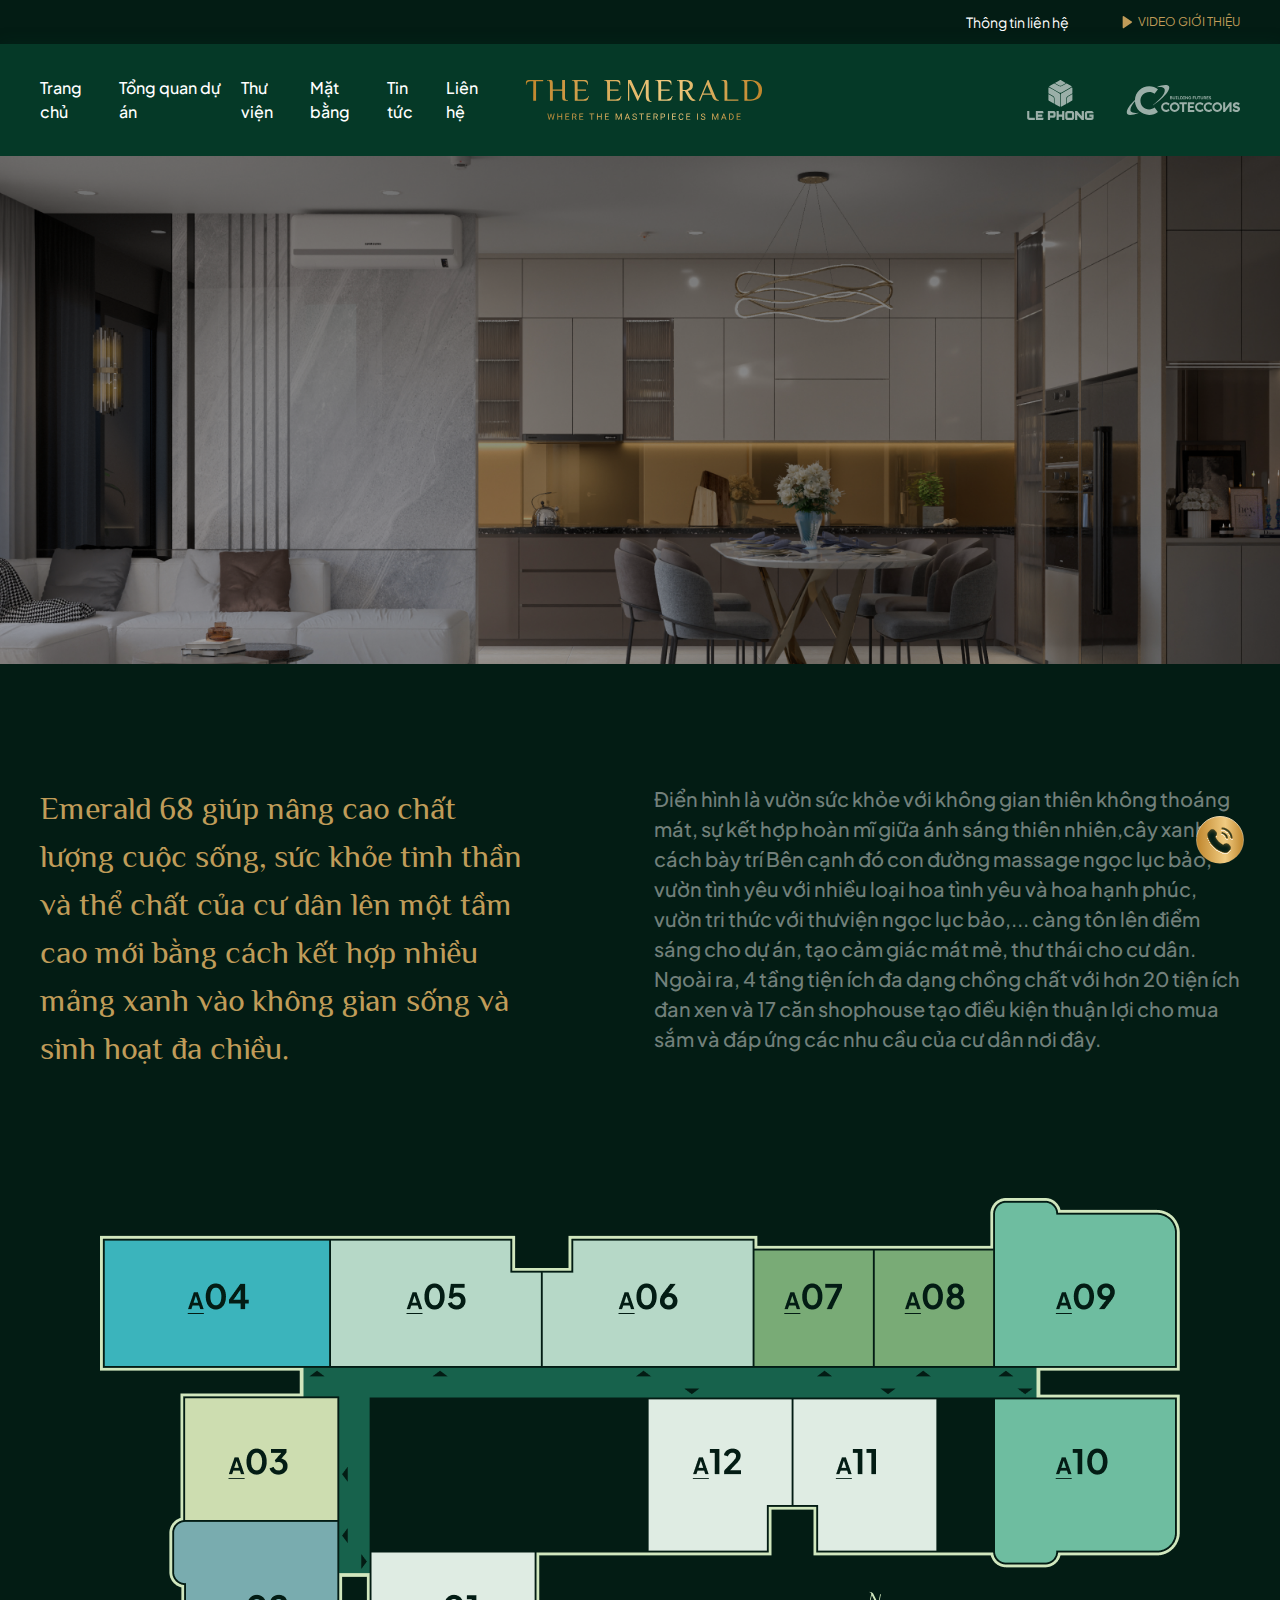
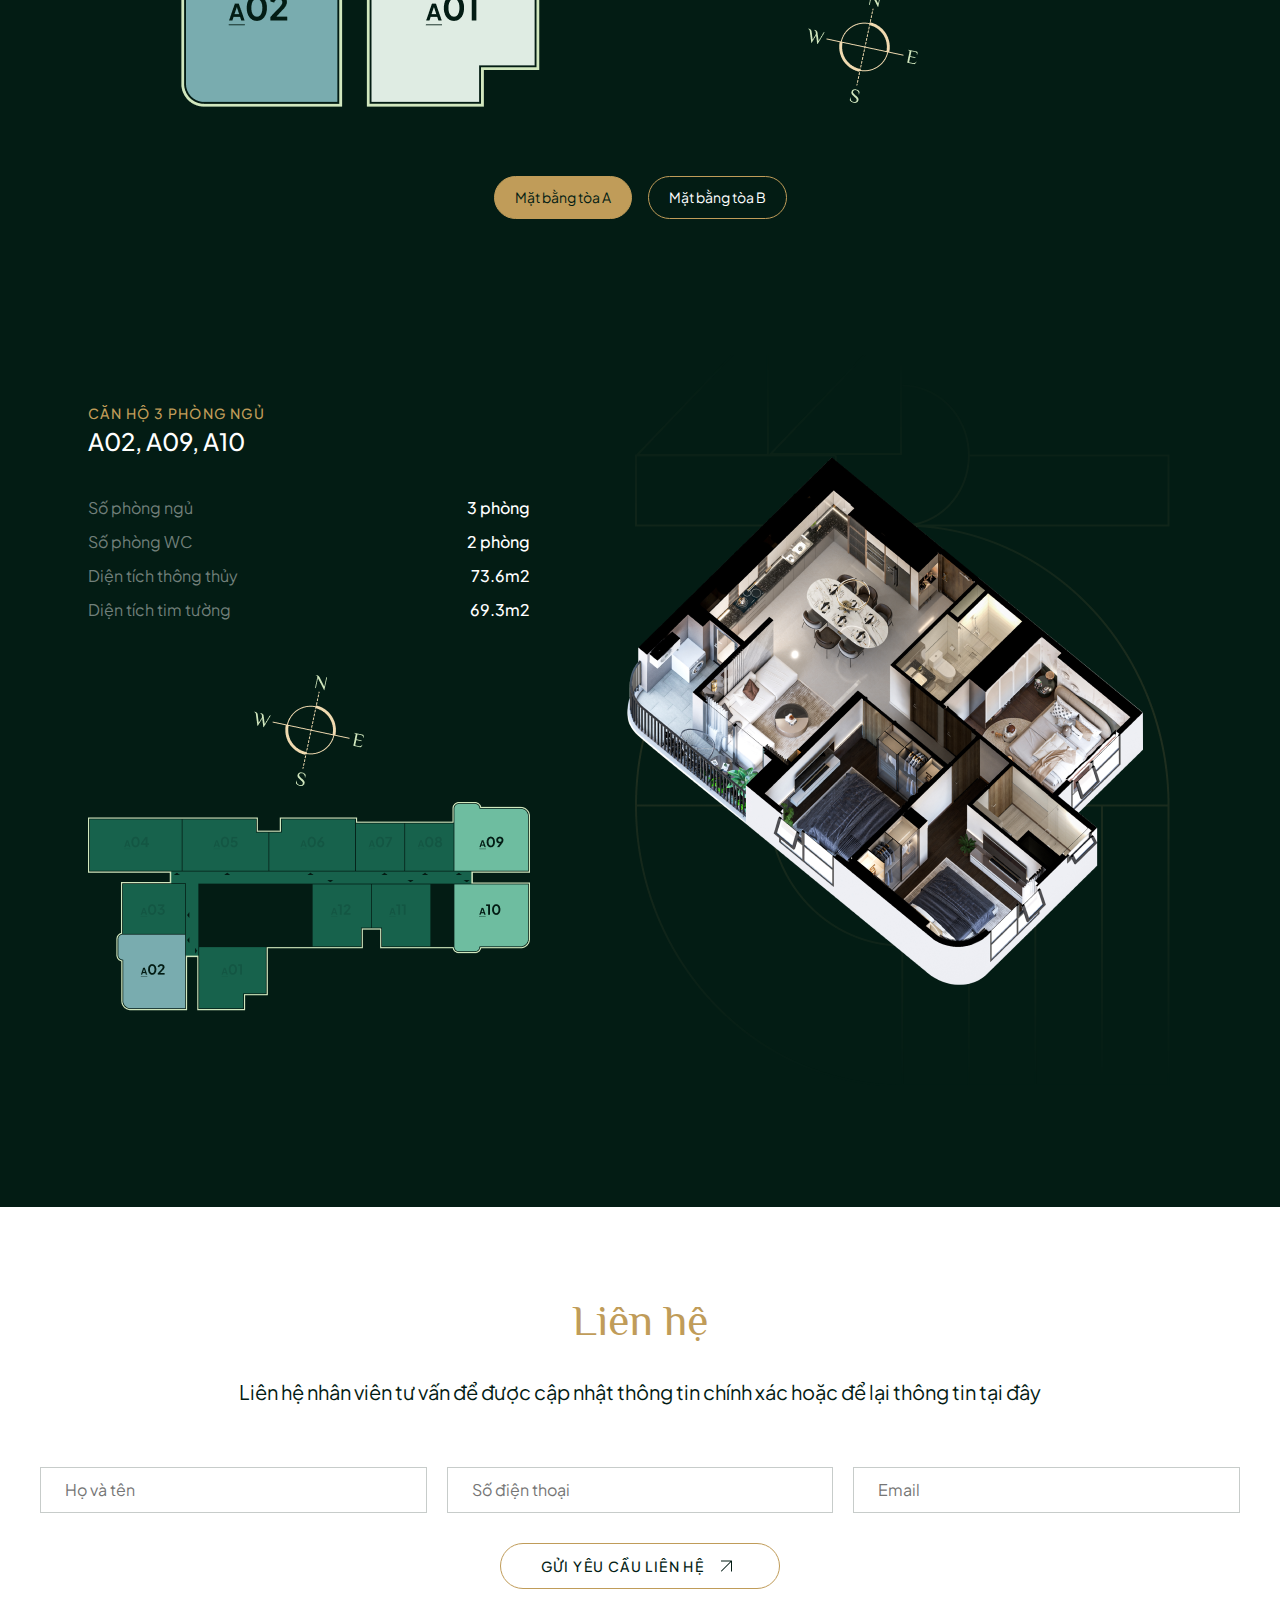
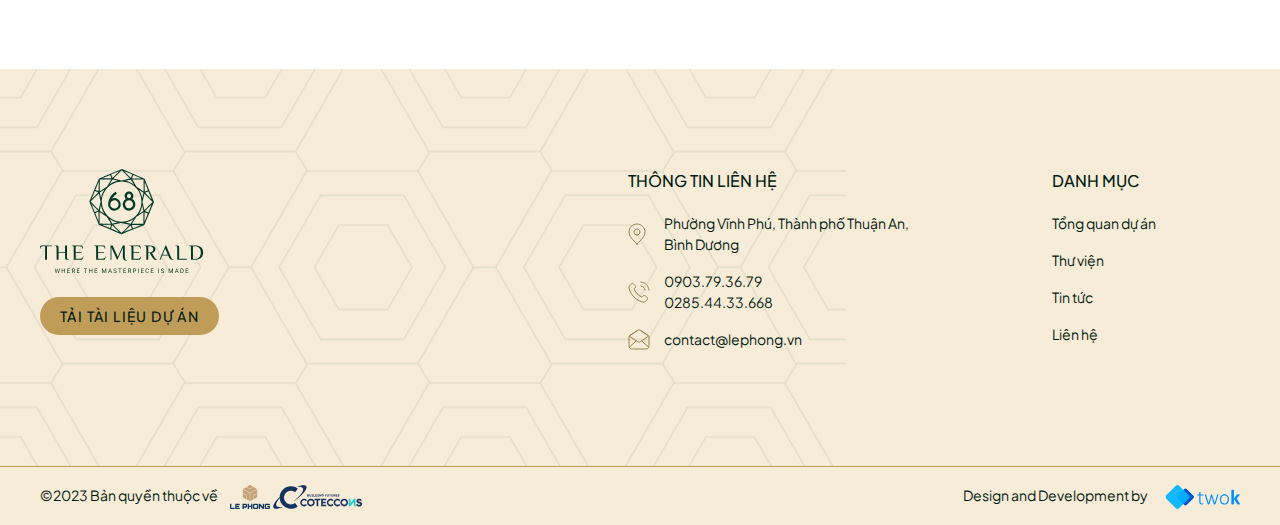
<file: matbang.html>
<!DOCTYPE html>
<html lang="en">
  <head>
    <meta charset="UTF-8" />
    <meta name="viewport" content="width=device-width, initial-scale=1.0" />
    <script
      src="https://code.jquery.com/jquery-3.7.1.js"
      integrity="sha256-eKhayi8LEQwp4NKxN+CfCh+3qOVUtJn3QNZ0TciWLP4="
      crossorigin="anonymous"
    ></script>
    <script src="./js/swiper-bundle.min.js"></script>
    <script src="./js/popper.min.js"></script>
    <script src="./js/bootstrap.min.js"></script>
    <link rel="stylesheet" href="./css/swiper-bundle.min.css" />
    <link rel="stylesheet" href="./css/bootstrap.min.css" />
    <link rel="stylesheet" href="./css/font.css" />
    <link rel="stylesheet" href="./css/style.css" />
  </head>
  <body>
    <div class="menu-top1">
      <div class="menu-top2">
        <div class="">
          <img class="logounion" src="./img/Union.svg" alt="" />
        </div>
        <div class="menu-top3">
          <svg
            class="menu-svg"
            width="30"
            height="30"
            viewBox="0 0 30 30"
            fill="none"
            xmlns="http://www.w3.org/2000/svg"
          >
            <g clip-path="url(#clip0_309_195)">
              <path
                d="M27.2392 3.76562H2.76076C1.2385 3.76562 0 5.00406 0 6.52826C0 8.05053 1.2385 9.28902 2.76076 9.28902H27.2392C28.7615 9.28902 30 8.05053 30 6.52826C30 5.00406 28.7615 3.76562 27.2392 3.76562Z"
                fill="white"
              />
              <path
                d="M27.2392 12.2383H2.76076C1.2385 12.2383 0 13.4767 0 15.0009C0 16.5232 1.2385 17.7617 2.76076 17.7617H27.2392C28.7615 17.7617 30 16.5232 30 15.0009C30 13.4767 28.7615 12.2383 27.2392 12.2383Z"
                fill="white"
              />
              <path
                d="M27.2392 20.7109H2.76076C1.2385 20.7109 0 21.9494 0 23.4736C0 24.9958 1.2385 26.2343 2.76076 26.2343H27.2392C28.7615 26.2343 30 24.9958 30 23.4736C30 21.9494 28.7615 20.7109 27.2392 20.7109Z"
                fill="white"
              />
            </g>
            <defs>
              <clipPath id="clip0_309_195">
                <rect width="30" height="30" fill="white" />
              </clipPath>
            </defs>
          </svg>
        </div>
      </div>
      <div class="menu-bottom1">
        <div class="menu-bottom2">
          <ul class="menu-b">
            <li><a href="" class="menu-1">Trang chủ</a></li>
            <li><a href="" class="menu-1">Tổng quan dự án</a></li>
            <li><a href="" class="menu-1">Thư viện</a></li>
            <li><a href="" class="menu-1">Mặt bằng</a></li>
            <li><a href="" class="menu-1">Tin tức</a></li>
            <li><a href="" class="menu-1">Liên hệ</a></li>
          </ul>
        </div>
        <div class="menu-bottom3"></div>
      </div>
    </div>
    <script>
      $(document).ready(function () {
        $(document).on("click", ".menu-top3", function () {
          $(".menu-top1").toggleClass("open");
        });
        $(document).on("click", ".menu-bottom3", function () {
          $(".menu-top1").removeClass("open");
        });
      });
    </script>
    <div class="header">
      <div class="header__top d-flex justify-content-end">
        <div class="header__top-one">Thông tin liên hệ</div>
        <div class="header__top-two">
          <span><img class="koko" src="./img/tamgiac.svg" alt="" /></span>Video
          giới thiệu
        </div>
      </div>
      <div class="header__max">
        <ul class="header__the">
          <li><a href="" class="header__the-one">Trang chủ</a></li>
          <li><a href="" class="header__the-one">Tổng quan dự án</a></li>
          <li><a href="" class="header__the-one">Thư viện</a></li>
          <li><a href="" class="header__the-one">Mặt bằng</a></li>
          <li><a href="" class="header__the-one">Tin tức</a></li>
          <li><a href="" class="header__the-one">Liên hệ</a></li>
        </ul>
        <img class="logounion" src="./img/Union.svg" alt="" />
        <div class="header__end">
          <img src="./img/logo-lephong.svg" alt="" />
          <img src="./img/Logo 1.svg" alt="" />
        </div>
      </div>
    </div>
    <div class="banner__matbang"></div>
    <div class="nangcao">
      <div class="container">
        <div class="nangcao__top">
          <div class="nangcao__suckhoe">
            <div class="nangcao__suckhoe-one">
              Emerald 68 giúp nâng cao chất lượng cuộc sống, sức khỏe tinh thần
              và thể chất của cư dân lên một tầm cao mới bằng cách kết hợp nhiều
              mảng xanh vào không gian sống và sinh hoạt đa chiều.
            </div>
          </div>
          <div></div>
          <div class="nangcao__dienhinh">
            <div class="nangcao__dienhinh-one">
              Điển hình là vườn sức khỏe với không gian thiên không thoáng mát,
              sự kết hợp hoàn mĩ giữa ánh sáng thiên nhiên,cây xanh và cách bày
              trí Bên cạnh đó con đường massage ngọc lục bảo, vườn tình yêu với
              nhiều loại hoa tình yêu và hoa hạnh phúc, vườn tri thức với
              thưviện ngọc lục bảo,... càng tôn lên điểm sáng cho dự án, tạo cảm
              giác mát mẻ, thư thái cho cư dân. Ngoài ra, 4 tầng tiện ích đa
              dạng chồng chất với hơn 20 tiện ích đan xen và 17 căn shophouse
              tạo điều kiện thuận lợi cho mua sắm và đáp ứng các nhu cầu của cư
              dân nơi đây.
            </div>
          </div>
        </div>
        <div class="nangcao__padding">
          <div class="nangcao__bando">
            <div class="tab-content" id="pills-tabContent">
              <div
                class="tab-pane imgtoaA fade show active"
                id="pills-home"
                role="tabpanel"
                aria-labelledby="pills-home-tab"
                tabindex="0"
              >
                <img src="./img/matbang1.png" alt="" />
              </div>
              <div
                class="tab-pane imgtoaB fade"
                id="pills-profile"
                role="tabpanel"
                aria-labelledby="pills-profile-tab"
                tabindex="0"
              >
                <img src="./img/matbang1.png" alt="" />
              </div>
            </div>
          </div>
          <div class="nangcao__matbang">
            <ul class="nav nav-pills mb-3" id="pills-tab" role="tablist">
              <li class="nav-item" role="presentation">
                <button
                  class="nangcao__matbang-one active"
                  id="pills-home-tab"
                  data-bs-toggle="pill"
                  data-bs-target=".imgtoaA,.toaA"
                  type="button"
                  role="tab"
                  aria-controls="pills-home"
                  aria-selected="true"
                >
                  Mặt bằng tòa A
                </button>
              </li>
              <li class="nav-item" role="presentation">
                <button
                  class="nangcao__matbang-one"
                  id="pills-profile-tab"
                  data-bs-toggle="pill"
                  data-bs-target=" .imgtoaB,.toaB"
                  type="button"
                  role="tab"
                  aria-controls="pills-profile"
                  aria-selected="false"
                >
                  Mặt bằng tòa B
                </button>
              </li>
            </ul>
          </div>
        </div>
        <div class="nangcao__canhomin">
          <div class="tab-content" id="pills-tabContent">
            <div
              class="tab-pane toaA fade show active"
              id="pills-home"
              role="tabpanel"
              aria-labelledby="pills-home-tab"
              tabindex="0"
            >
              <div class="nangcao__canho">
                <div class="nangcao__phongngumax">
                  <div class="nangcao__phongngu">
                    <div class="nangcao__phongngu-one">căn hộ 3 phòng ngủ</div>
                    <div class="nangcao__phongngu-two">A02, A09, A10</div>
                  </div>
                  <div class="nangcao__sophongmax">
                    <div class="nangcao__sophong">
                      <div class="nangcao__sophong-one">Số phòng ngủ</div>
                      <div class="nangcao__sophong-two">3 phòng</div>
                    </div>
                    <div class="nangcao__sophong">
                      <div class="nangcao__sophong-one">Số phòng WC</div>
                      <div class="nangcao__sophong-two">2 phòng</div>
                    </div>
                    <div class="nangcao__sophong">
                      <div class="nangcao__sophong-one">
                        Diện tích thông thủy
                      </div>
                      <div class="nangcao__sophong-two">73.6m2</div>
                    </div>
                    <div class="nangcao__sophong">
                      <div class="nangcao__sophong-one">
                        Diện tích tim tường
                      </div>
                      <div class="nangcao__sophong-two">69.3m2</div>
                    </div>
                  </div>
                  <img src="./img/matbang2.png" alt="" />
                </div>
                <div class="nangcao__images">
                  <img src="./img/matbang3.png" alt="" />
                </div>
                <div class="img">
                  <img src="./img/phongngu.png" alt="" />
                </div>
              </div>
            </div>
            <div
              class="tab-pane toaB fade"
              id="pills-profile"
              role="tabpanel"
              aria-labelledby="pills-profile-tab"
              tabindex="0"
            >
              <div class="nangcao__canho">
                <div class="nangcao__phongngumax">
                  <div class="nangcao__phongngu">
                    <div class="nangcao__phongngu-one">căn hộ 3 phòng ngủ</div>
                    <div class="nangcao__phongngu-two">A02, A09, A10</div>
                  </div>
                  <div class="nangcao__sophongmax">
                    <div class="nangcao__sophong">
                      <div class="nangcao__sophong-one">Số phòng ngủ</div>
                      <div class="nangcao__sophong-two">3 phòng</div>
                    </div>
                    <div class="nangcao__sophong">
                      <div class="nangcao__sophong-one">Số phòng WC</div>
                      <div class="nangcao__sophong-two">2 phòng</div>
                    </div>
                    <div class="nangcao__sophong">
                      <div class="nangcao__sophong-one">
                        Diện tích thông thủy
                      </div>
                      <div class="nangcao__sophong-two">73.6m2</div>
                    </div>
                    <div class="nangcao__sophong">
                      <div class="nangcao__sophong-one">
                        Diện tích tim tường
                      </div>
                      <div class="nangcao__sophong-two">69.3m2</div>
                    </div>
                  </div>
                  <img src="./img/matbang2.png" alt="" />
                </div>
                <div class="nangcao__images">
                  <img src="./img/matbang3.png" alt="" />
                </div>
                <div class="img">
                  <img src="./img/phongngu.png" alt="" />
                </div>
              </div>
            </div>
          </div>
        </div>
      </div>
    </div>

    <div class="lienhe">
      <div class="container">
        <div class="lienhe__top">
          <div class="lienhe__top-one">Liên hệ</div>
          <div class="lienhe__top-two">
            Liên hệ nhân viên tư vấn để được cập nhật thông tin chính xác hoặc
            để lại thông tin tại đây
          </div>
        </div>
        <div class="lienhe__max">
          <div class="lienhe__max-input">
            <input type="text" placeholder="Họ và tên" />
          </div>
          <div class="lienhe__max-input">
            <input type="number" placeholder="Số điện thoại" />
          </div>
          <div class="lienhe__max-input">
            <input type="text" placeholder="Email" />
          </div>
        </div>
        <div class="d-flex justify-content-center">
          <button class="lienhe__button">
            Gửi yêu cầu liên hệ<span
              ><img src="./img/arrow-up-right.png" alt=""
            /></span>
          </button>
        </div>
      </div>
    </div>
    <div class="footer">
      <div class="container">
        <div class="footer__top">
          <div class="footer__the">
            <img class="footer__the-img" src="./img/logofooter.svg" alt="" />
            <div class="footer__the-div">
              <a class="footer__the-text">tải tài liệu dự án</a>
            </div>
          </div>
          <div class="footer__thongtin">
            <div class="footer__thongtin-text">Thông tin liên hệ</div>
            <div class="footer__thongtin-icons">
              <img class="hhi" src="./img/Iconfooter1.svg" alt="" />
              <span class="footer__thongtin-one">
                Phường Vĩnh Phú, Thành phố Thuận An, Bình Dương
              </span>
            </div>
            <div class="footer__thongtin-icons">
              <img class="hhi" src="./img/Iconfoter2.svg" alt="" />
              <span class="footer__thongtin-one">
                0903.79.36.79<br />
                0285.44.33.668
              </span>
            </div>
            <div class="footer__thongtin-icons">
              <img class="hhi" src="./img/Iconfoter3.svg" alt="" />
              <span class="footer__thongtin-one"> contact@lephong.vn </span>
            </div>
          </div>
          <div class="footer__hiuhiu"></div>
          <div class="footer__thongtin">
            <div class="footer__thongtin-text">Danh mục</div>
            <ul class="footer__thongtin-max">
              <li class="footer__thongtin-one">
                <a href=""></a>Tổng quan dự án
              </li>
              <li class="footer__thongtin-onee"><a href=""></a>Thư viện</li>
              <li class="footer__thongtin-onee"><a href=""></a>Tin tức</li>
              <li class="footer__thongtin-onee"><a href=""></a>Liên hệ</li>
            </ul>
          </div>
        </div>
      </div>
    </div>
    <div class="banquyen">
      <div class="container">
        <div class="banquyen__max">
          <div class="banquyen__top">
            <span class="banquyen__top_text"> ©2023 Bản quyền thuộc về </span>
            <img class="banquyen__img" src="./img/logolephong.svg" alt="" />
            <img class="banquyen__img" src="./img/buiding.svg" alt="" />
          </div>
          <div class="banquyen__end">
            <span class="banquyen__end-text"> Design and Development by </span>
            <img src="./img/logo-twok.svg" alt="" />
          </div>
        </div>
      </div>
    </div>
    <div class="hotline">
      <img class="fab" src="img/FAB.svg" alt="" />
    </div>
    <script>
      $('button[data-bs-toggle="pill"]').on("show.bs.tab", function (e) {
        let target = $(e.target).data("bs-target");
        $(target)
          .addClass("active show")
          .siblings(".tab-pane.active")
          .removeClass("active show");
      });
    </script>
  </body>
</html>
</file>
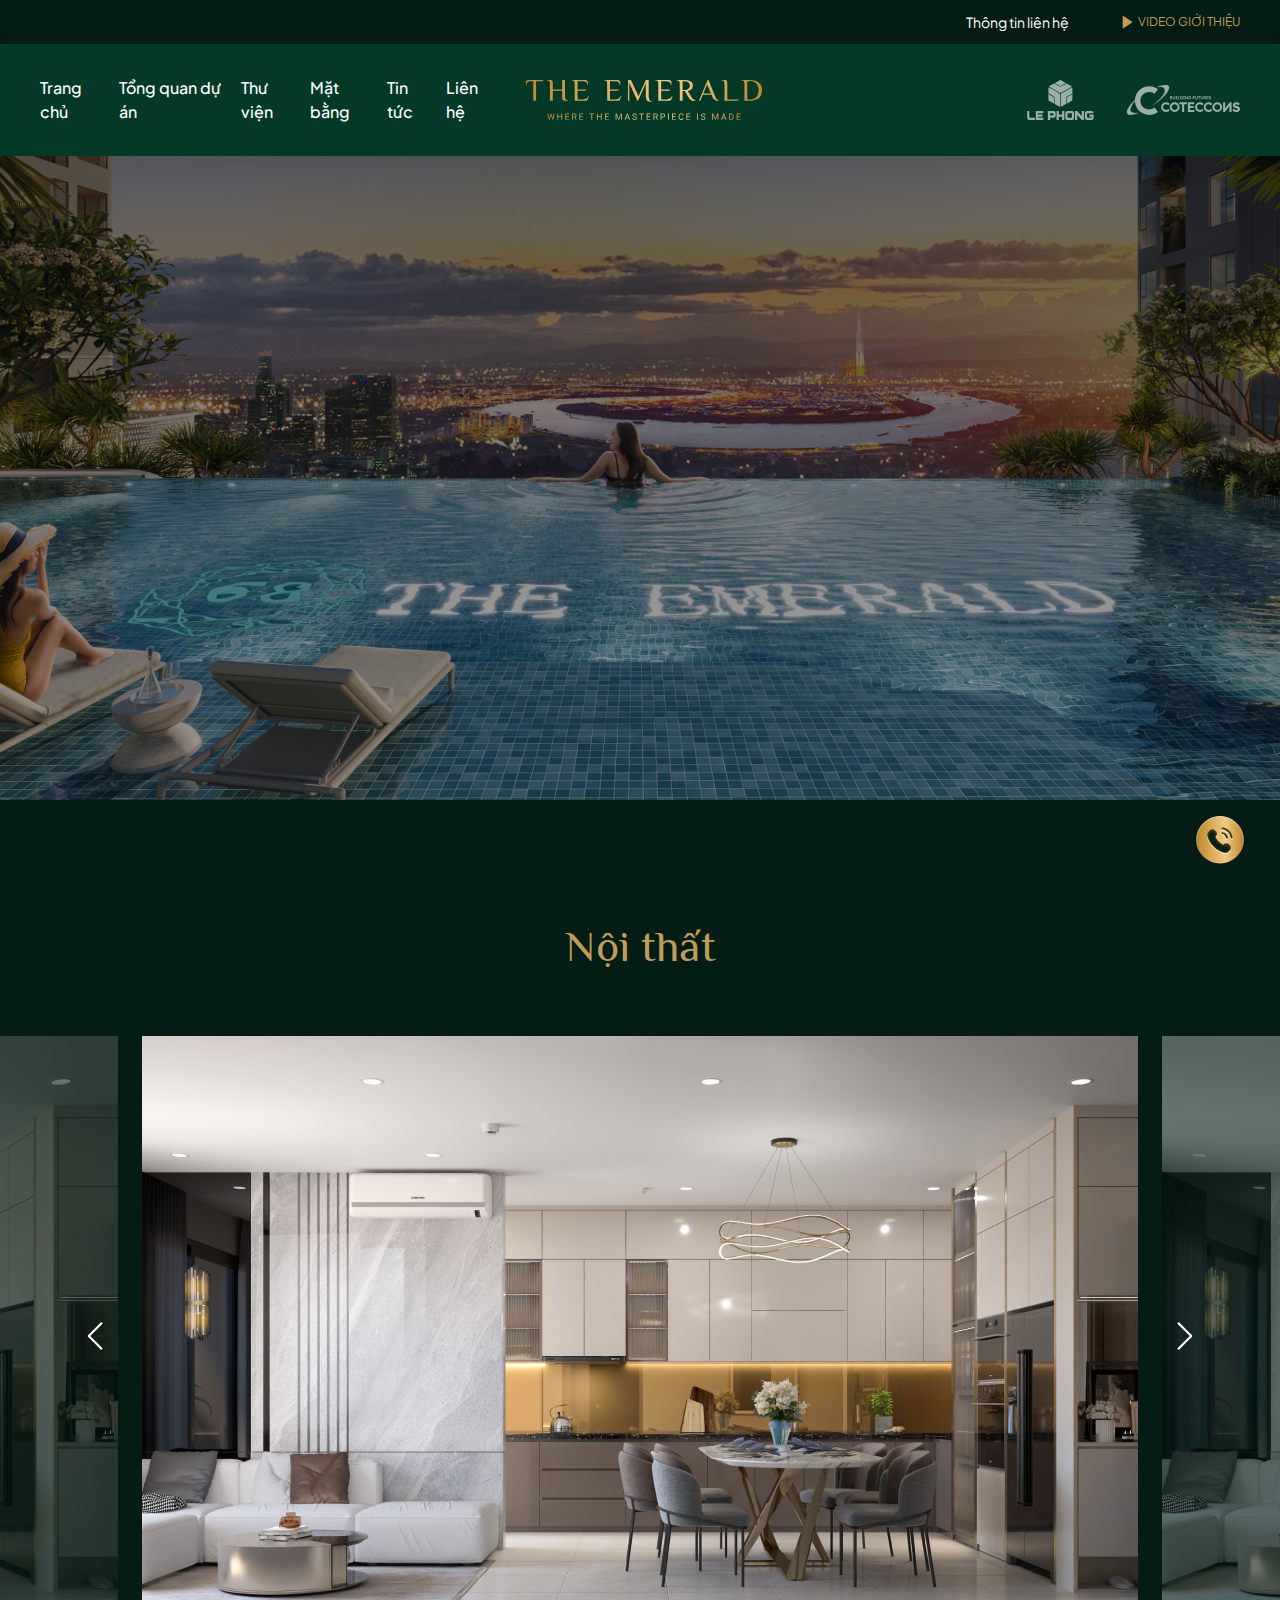
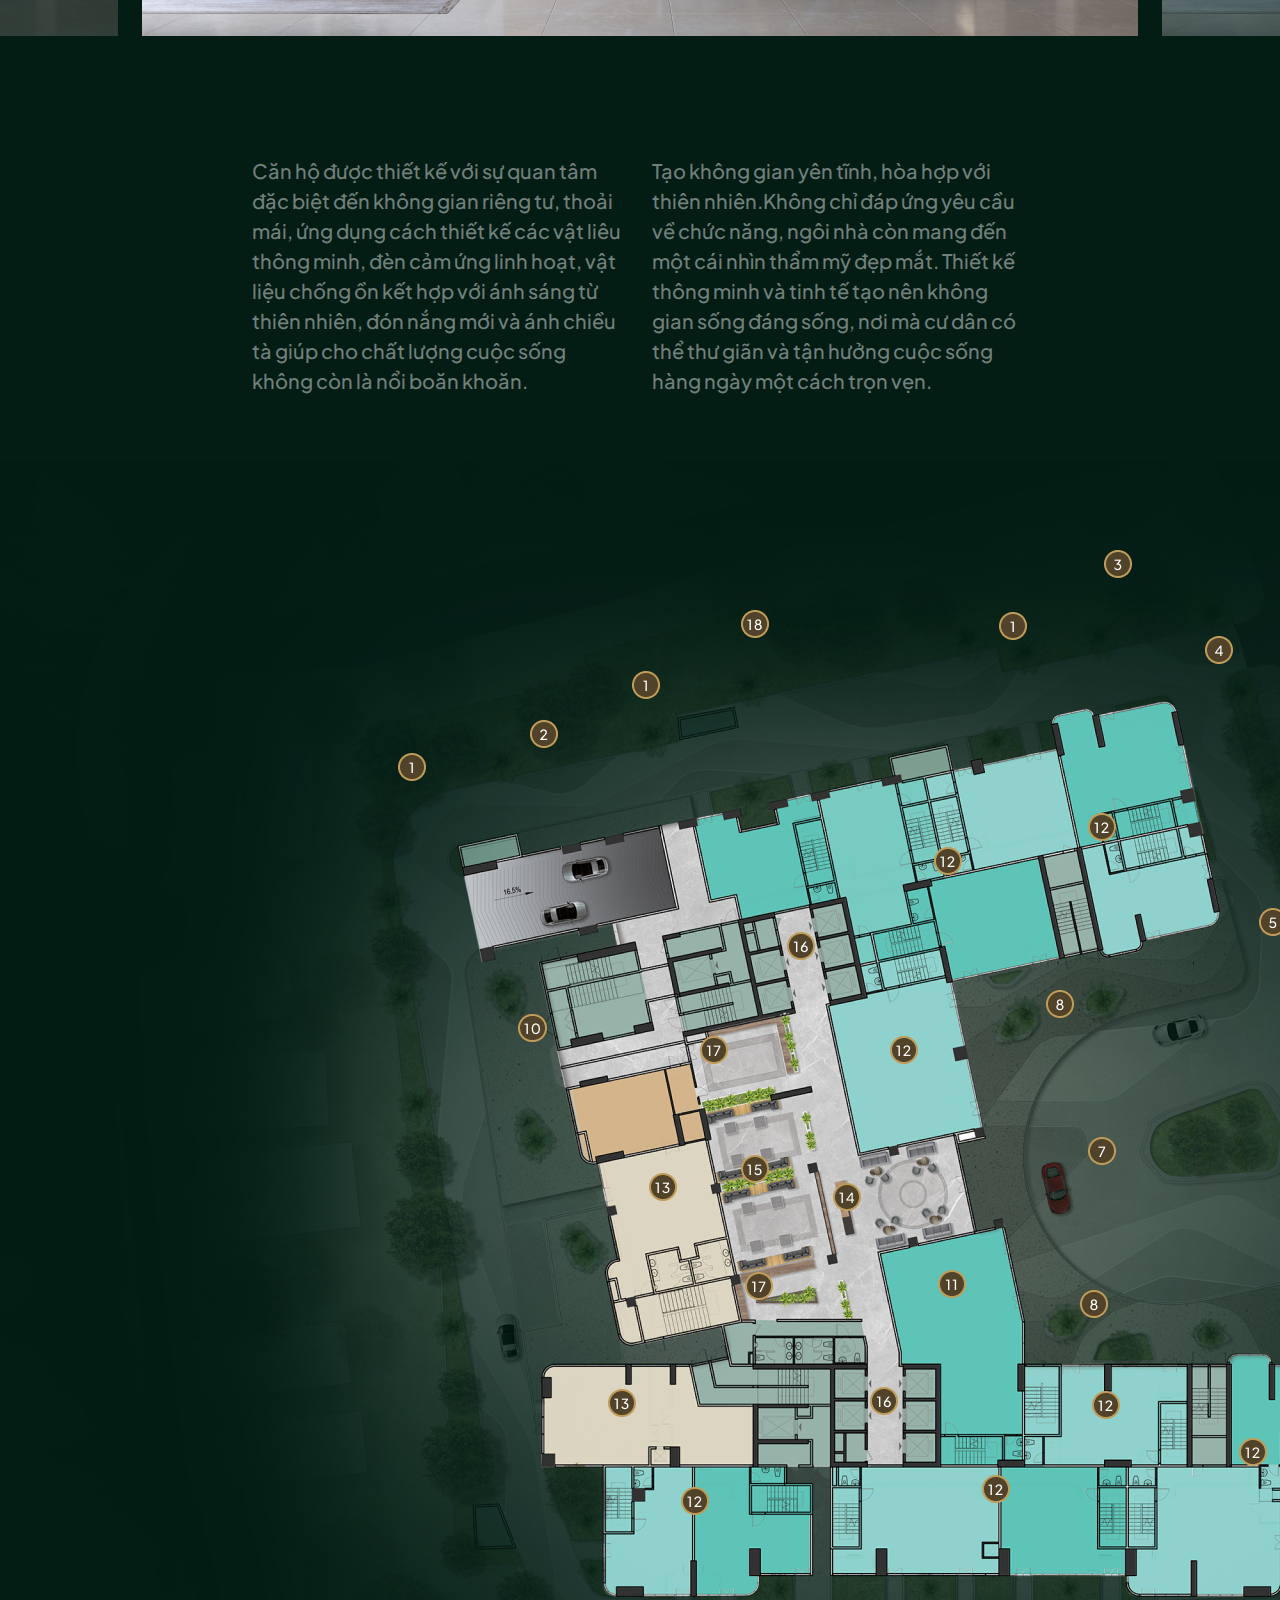
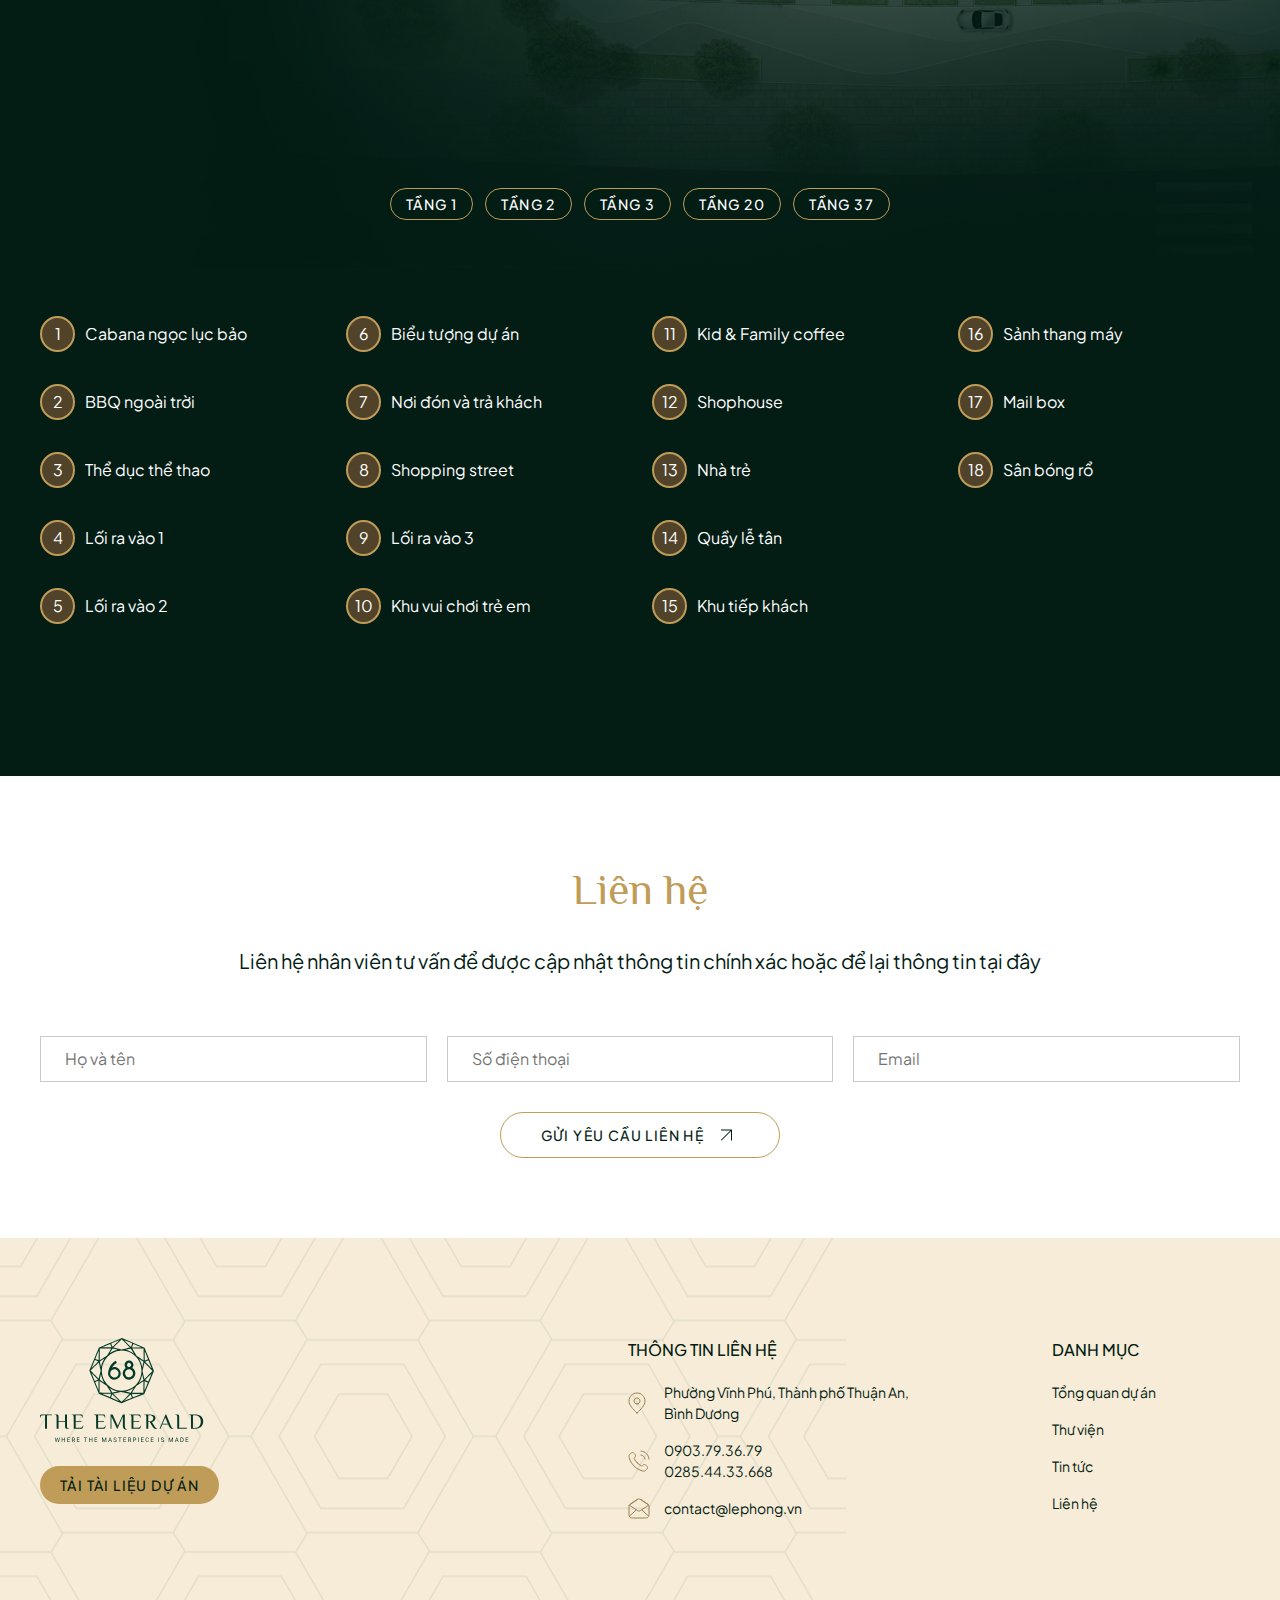
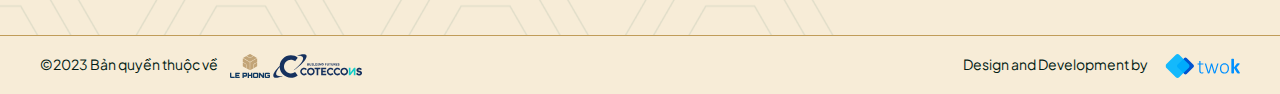
<file: noithat.html>
<!DOCTYPE html>
<html lang="en">
  <head>
    <meta charset="UTF-8" />
    <meta name="viewport" content="width=device-width, initial-scale=1.0" />
    <script
      src="https://code.jquery.com/jquery-3.7.1.js"
      integrity="sha256-eKhayi8LEQwp4NKxN+CfCh+3qOVUtJn3QNZ0TciWLP4="
      crossorigin="anonymous"
    ></script>
    <script src="./js/swiper-bundle.min.js"></script>
    <script src="./js/popper.min.js"></script>
    <script src="./js/bootstrap.min.js"></script>
    <link rel="stylesheet" href="./css/swiper-bundle.min.css" />
    <link rel="stylesheet" href="./css/bootstrap.min.css" />
    <link rel="stylesheet" href="./css/font.css" />
    <link rel="stylesheet" href="./css/style.css" />
  </head>
  <body>
    <div class="menu-top1">
      <div class="menu-top2">
        <div class="">
          <img class="logounion" src="./img/Union.svg" alt="" />
        </div>
        <div class="menu-top3">
          <svg
            class="menu-svg"
            width="30"
            height="30"
            viewBox="0 0 30 30"
            fill="none"
            xmlns="http://www.w3.org/2000/svg"
          >
            <g clip-path="url(#clip0_309_195)">
              <path
                d="M27.2392 3.76562H2.76076C1.2385 3.76562 0 5.00406 0 6.52826C0 8.05053 1.2385 9.28902 2.76076 9.28902H27.2392C28.7615 9.28902 30 8.05053 30 6.52826C30 5.00406 28.7615 3.76562 27.2392 3.76562Z"
                fill="white"
              />
              <path
                d="M27.2392 12.2383H2.76076C1.2385 12.2383 0 13.4767 0 15.0009C0 16.5232 1.2385 17.7617 2.76076 17.7617H27.2392C28.7615 17.7617 30 16.5232 30 15.0009C30 13.4767 28.7615 12.2383 27.2392 12.2383Z"
                fill="white"
              />
              <path
                d="M27.2392 20.7109H2.76076C1.2385 20.7109 0 21.9494 0 23.4736C0 24.9958 1.2385 26.2343 2.76076 26.2343H27.2392C28.7615 26.2343 30 24.9958 30 23.4736C30 21.9494 28.7615 20.7109 27.2392 20.7109Z"
                fill="white"
              />
            </g>
            <defs>
              <clipPath id="clip0_309_195">
                <rect width="30" height="30" fill="white" />
              </clipPath>
            </defs>
          </svg>
        </div>
      </div>
      <div class="menu-bottom1">
        <div class="menu-bottom2">
          <ul class="menu-b">
            <li><a href="" class="menu-1">Trang chủ</a></li>
            <li><a href="" class="menu-1">Tổng quan dự án</a></li>
            <li><a href="" class="menu-1">Thư viện</a></li>
            <li><a href="" class="menu-1">Mặt bằng</a></li>
            <li><a href="" class="menu-1">Tin tức</a></li>
            <li><a href="" class="menu-1">Liên hệ</a></li>
          </ul>
        </div>
        <div class="menu-bottom3"></div>
      </div>
    </div>
    <script>
      $(document).ready(function () {
        $(document).on("click", ".menu-top3", function () {
          $(".menu-top1").toggleClass("open");
        });
        $(document).on("click", ".menu-bottom3", function () {
          $(".menu-top1").removeClass("open");
        });
      });
    </script>
    <div class="header">
      <div class="header__top d-flex justify-content-end">
        <div class="header__top-one">Thông tin liên hệ</div>
        <div class="header__top-two">
          <span><img class="koko" src="./img/tamgiac.svg" alt="" /></span>Video
          giới thiệu
        </div>
      </div>
      <div class="header__max">
        <ul class="header__the">
          <li><a href="" class="header__the-one">Trang chủ</a></li>
          <li><a href="" class="header__the-one">Tổng quan dự án</a></li>
          <li><a href="" class="header__the-one">Thư viện</a></li>
          <li><a href="" class="header__the-one">Mặt bằng</a></li>
          <li><a href="" class="header__the-one">Tin tức</a></li>
          <li><a href="" class="header__the-one">Liên hệ</a></li>
        </ul>
        <img class="logounion" src="./img/Union.svg" alt="" />
        <div class="header__end">
          <img src="./img/logo-lephong.svg" alt="" />
          <img src="./img/Logo 1.svg" alt="" />
        </div>
      </div>
    </div>
    <div class="banner__noithat"></div>
    <div class="noithat">
      <div class="container">
        <div class="noithat__top">
          <div class="noithat__top-text">Nội thất</div>
        </div>
      </div>
      <div class="noithat__swiper">
        <!-- Swiper -->
        <div class="swiper mySwiper">
          <div class="swiper-wrapper">
            <div class="swiper-slide">
              <div class="swiper__images">
                <img src="./img/swiper.png" alt="" class="" />
              </div>
            </div>
            <div class="swiper-slide">
              <div class="swiper__images">
                <img src="./img/swiper.png" alt="" class="" />
              </div>
            </div>
            <div class="swiper-slide">
              <div class="swiper__images">
                <img src="./img/swiper.png" alt="" class="" />
              </div>
            </div>
            <div class="swiper-slide">
              <div class="swiper__images">
                <img src="./img/swiper.png" alt="" class="" />
              </div>
            </div>
            <div class="swiper-slide">
              <div class="swiper__images">
                <img src="./img/swiper.png" alt="" class="" />
              </div>
            </div>
          </div>
          <div class="boder__max">
            <img class="boder__icons-trai" src="./img/icontrai.svg" alt="" />
            <img class="boder__icons-phai" src="./img/iconphai.svg" alt="" />
          </div>
        </div>
        <!-- Swiper JS -->
        <script src="https://cdn.jsdelivr.net/npm/swiper@11/swiper-bundle.min.js"></script>

        <!-- Initialize Swiper -->
        <script>
          var swiper = new Swiper(".mySwiper", {
            slidesPerView: "auto",
            centeredSlides: true,
            loop: true,
            spaceBetween: 24,
            pagination: {
              el: ".swiper-pagination",
              clickable: true,
            },
            navigation: {
              nextEl: ".boder__icons-phai",
              prevEl: ".boder__icons-trai",
            },
            breakpoints: {
              // Nhỏ nhất bị ảnh hưởng là 0 - mobile đứng
              0: {
                slidesPerView: "auto",
                spaceBetween: 10,
              },
              // Nhỏ nhất bị ảnh hưởng là 451px - mobile ngang
              451: {
                slidesPerView: "auto",
                spaceBetween: 10,
              },
              // Nhỏ nhất bị ảnh hưởng là 768px - ipad đứng
              768: {
                slidesPerView: "auto",
                spaceBetween: 10,
              },
              // Nhỏ nhất bị ảnh hưởng là 993px - ipad ngang
              993: {
                slidesPerView: "auto",
                spaceBetween: 24,
              },
            },
          });
        </script>
        <div class="canho">
          <div class="container">
            <div class="canho__max">
              <div></div>
              <div class="canho__max-one">
                Căn hộ được thiết kế với sự quan tâm đặc biệt đến không gian
                riêng tư, thoải mái, ứng dụng cách thiết kế các vật liêu thông
                minh, đèn cảm ứng linh hoạt, vật liệu chống ồn kết hợp với ánh
                sáng từ thiên nhiên, đón nắng mới và ánh chiều tà giúp cho chất
                lượng cuộc sống không còn là nổi boăn khoăn.
              </div>
              <div class="canho__max-one">
                Tạo không gian yên tĩnh, hòa hợp với thiên nhiên.Không chỉ đáp
                ứng yêu cầu về chức năng, ngôi nhà còn mang đến một cái nhìn
                thẩm mỹ đẹp mắt. Thiết kế thông minh và tinh tế tạo nên không
                gian sống đáng sống, nơi mà cư dân có thể thư giãn và tận hưởng
                cuộc sống hàng ngày một cách trọn vẹn.
              </div>
              <div></div>
            </div>
          </div>
        </div>
      </div>
      <div class="noithat__pills-home">
        <div class="tab-content" id="pills-tabContent">
          <div
            class="tab-pane fade show active"
            id="pills-home"
            role="tabpanel"
            aria-labelledby="pills-home-tab"
            tabindex="0"
          >
            <img src="./img/bando.png" alt="" />
          </div>
          <div
            class="tab-pane fade"
            id="pills-profile"
            role="tabpanel"
            aria-labelledby="pills-profile-tab"
            tabindex="0"
          >
            <img src="./img/bando.png" alt="" />
          </div>
          <div
            class="tab-pane fade"
            id="pills-contact"
            role="tabpanel"
            aria-labelledby="pills-contact-tab"
            tabindex="0"
          >
            <img src="./img/bando.png" alt="" />
          </div>
          <div
            class="tab-pane fade"
            id="pills-disabled"
            role="tabpanel"
            aria-labelledby="pills-disabled-tab"
            tabindex="0"
          >
            <img src="./img/bando.png" alt="" />
          </div>
        </div>
      </div>
      <div class="noithat__bando">
        <div class="noithat__tang">
          <div class="container">
            <div class="noithat__tangmax">
              <ul class="nav nav-pills mb-3" id="pills-tab" role="tablist">
                <li class="nav-item" role="presentation">
                  <button
                    class="noithat__tangmax-one active"
                    id="pills-home-tab"
                    data-bs-toggle="pill"
                    data-bs-target="#pills-home"
                    type="button"
                    role="tab"
                    aria-controls="pills-home"
                    aria-selected="true"
                  >
                    Tầng 1
                  </button>
                </li>
                <li class="nav-item" role="presentation">
                  <button
                    class="noithat__tangmax-one"
                    id="pills-profile-tab"
                    data-bs-toggle="pill"
                    data-bs-target="#pills-profile"
                    type="button"
                    role="tab"
                    aria-controls="pills-profile"
                    aria-selected="false"
                  >
                    Tầng 2
                  </button>
                </li>
                <li class="nav-item" role="presentation">
                  <button
                    class="noithat__tangmax-one"
                    id="pills-contact-tab"
                    data-bs-toggle="pill"
                    data-bs-target="#pills-contact"
                    type="button"
                    role="tab"
                    aria-controls="pills-contact"
                    aria-selected="false"
                  >
                    Tầng 3
                  </button>
                </li>
                <li class="nav-item" role="presentation">
                  <button
                    class="noithat__tangmax-one"
                    id="pills-disabled-tab"
                    data-bs-toggle="pill"
                    data-bs-target="#pills-disabled"
                    type="button"
                    role="tab"
                    aria-controls="pills-disabled"
                    aria-selected="false"
                  >
                    Tầng 20
                  </button>
                </li>
                <li class="nav-item" role="presentation">
                  <button
                    class="noithat__tangmax-one"
                    id="pills-contact-tab3"
                    data-bs-toggle="pill"
                    data-bs-target="#pills-contact"
                    type="button"
                    role="tab"
                    aria-controls="pills-contact"
                    aria-selected="false"
                  >
                    Tầng 37
                  </button>
                </li>
              </ul>
            </div>
          </div>
        </div>
        <div class="noithat__cabana">
          <div class="container">
            <div class="noithat__lucbao">
              <div class="noithat__thethao">
                <div class="noithat__thethao-max">
                  <span class="noithat__thethao-one"> 1 </span>
                  <div class="noithat__thethao-two">Cabana ngọc lục bảo</div>
                </div>
                <div class="noithat__thethao-max">
                  <span class="noithat__thethao-one"> 2 </span>
                  <div class="noithat__thethao-two">BBQ ngoài trời</div>
                </div>
                <div class="noithat__thethao-max">
                  <span class="noithat__thethao-one"> 3 </span>
                  <div class="noithat__thethao-two">Thể dục thể thao</div>
                </div>
                <div class="noithat__thethao-max">
                  <span class="noithat__thethao-one"> 4 </span>
                  <div class="noithat__thethao-two">Lối ra vào 1</div>
                </div>
                <div class="noithat__thethao-max">
                  <span class="noithat__thethao-one"> 5 </span>
                  <div class="noithat__thethao-two">Lối ra vào 2</div>
                </div>
              </div>
              <div class="noithat__thethao">
                <div class="noithat__thethao-max">
                  <span class="noithat__thethao-one"> 6 </span>
                  <div class="noithat__thethao-two">Biểu tượng dự án</div>
                </div>
                <div class="noithat__thethao-max">
                  <span class="noithat__thethao-one"> 7 </span>
                  <div class="noithat__thethao-two">Nơi đón và trả khách</div>
                </div>
                <div class="noithat__thethao-max">
                  <span class="noithat__thethao-one"> 8 </span>
                  <div class="noithat__thethao-two">Shopping street</div>
                </div>
                <div class="noithat__thethao-max">
                  <span class="noithat__thethao-one"> 9 </span>
                  <div class="noithat__thethao-two">Lối ra vào 3</div>
                </div>
                <div class="noithat__thethao-max">
                  <span class="noithat__thethao-one"> 10 </span>
                  <div class="noithat__thethao-two">Khu vui chơi trẻ em</div>
                </div>
              </div>
              <div class="noithat__thethao">
                <div class="noithat__thethao-max">
                  <span class="noithat__thethao-one"> 11 </span>
                  <div class="noithat__thethao-two">Kid & Family coffee</div>
                </div>
                <div class="noithat__thethao-max">
                  <span class="noithat__thethao-one"> 12 </span>
                  <div class="noithat__thethao-two">Shophouse</div>
                </div>
                <div class="noithat__thethao-max">
                  <span class="noithat__thethao-one"> 13 </span>
                  <div class="noithat__thethao-two">Nhà trẻ</div>
                </div>
                <div class="noithat__thethao-max">
                  <span class="noithat__thethao-one"> 14 </span>
                  <div class="noithat__thethao-two">Quầy lễ tân</div>
                </div>
                <div class="noithat__thethao-max">
                  <span class="noithat__thethao-one"> 15 </span>
                  <div class="noithat__thethao-two">Khu tiếp khách</div>
                </div>
              </div>
              <div class="noithat__thethao">
                <div class="noithat__thethao-max">
                  <span class="noithat__thethao-one"> 16 </span>
                  <div class="noithat__thethao-two">Sảnh thang máy</div>
                </div>
                <div class="noithat__thethao-max">
                  <span class="noithat__thethao-one"> 17 </span>
                  <div class="noithat__thethao-two">Mail box</div>
                </div>
                <div class="noithat__thethao-max">
                  <span class="noithat__thethao-one"> 18 </span>
                  <div class="noithat__thethao-two">Sân bóng rổ</div>
                </div>
              </div>
            </div>
          </div>
        </div>
      </div>
    </div>
    <div class="lienhe">
      <div class="container">
        <div class="lienhe__top">
          <div class="lienhe__top-one">Liên hệ</div>
          <div class="lienhe__top-two">
            Liên hệ nhân viên tư vấn để được cập nhật thông tin chính xác hoặc
            để lại thông tin tại đây
          </div>
        </div>
        <div class="lienhe__max">
          <div class="lienhe__max-input">
            <input type="text" placeholder="Họ và tên" />
          </div>
          <div class="lienhe__max-input">
            <input type="number" placeholder="Số điện thoại" />
          </div>
          <div class="lienhe__max-input">
            <input type="text" placeholder="Email" />
          </div>
        </div>
        <div class="d-flex justify-content-center">
          <button class="lienhe__button">
            Gửi yêu cầu liên hệ<span
              ><img src="./img/arrow-up-right.png" alt=""
            /></span>
          </button>
        </div>
      </div>
    </div>
    <div class="footer">
      <div class="container">
        <div class="footer__top">
          <div class="footer__the">
            <img class="footer__the-img" src="./img/logofooter.svg" alt="" />
            <div class="footer__the-div">
              <a class="footer__the-text">tải tài liệu dự án</a>
            </div>
          </div>
          <div class="footer__thongtin">
            <div class="footer__thongtin-text">Thông tin liên hệ</div>
            <div class="footer__thongtin-icons">
              <img class="hhi" src="./img/Iconfooter1.svg" alt="" />
              <span class="footer__thongtin-one">
                Phường Vĩnh Phú, Thành phố Thuận An, Bình Dương
              </span>
            </div>
            <div class="footer__thongtin-icons">
              <img class="hhi" src="./img/Iconfoter2.svg" alt="" />
              <span class="footer__thongtin-one">
                0903.79.36.79<br />
                0285.44.33.668
              </span>
            </div>
            <div class="footer__thongtin-icons">
              <img class="hhi" src="./img/Iconfoter3.svg" alt="" />
              <span class="footer__thongtin-one"> contact@lephong.vn </span>
            </div>
          </div>
          <div class="footer__hiuhiu"></div>
          <div class="footer__thongtin">
            <div class="footer__thongtin-text">Danh mục</div>
            <ul class="footer__thongtin-max">
              <li class="footer__thongtin-one">
                <a href=""></a>Tổng quan dự án
              </li>
              <li class="footer__thongtin-onee"><a href=""></a>Thư viện</li>
              <li class="footer__thongtin-onee"><a href=""></a>Tin tức</li>
              <li class="footer__thongtin-onee"><a href=""></a>Liên hệ</li>
            </ul>
          </div>
        </div>
      </div>
    </div>
    <div class="banquyen">
      <div class="container">
        <div class="banquyen__max">
          <div class="banquyen__top">
            <span class="banquyen__top_text"> ©2023 Bản quyền thuộc về </span>
            <img class="banquyen__img" src="./img/logolephong.svg" alt="" />
            <img class="banquyen__img" src="./img/buiding.svg" alt="" />
          </div>
          <div class="banquyen__end">
            <span class="banquyen__end-text"> Design and Development by </span>
            <img src="./img/logo-twok.svg" alt="" />
          </div>
        </div>
      </div>
    </div>
    <div class="hotline">
      <img class="fab" src="img/FAB.svg" alt="" />
    </div>
  </body>
</html>
</file>
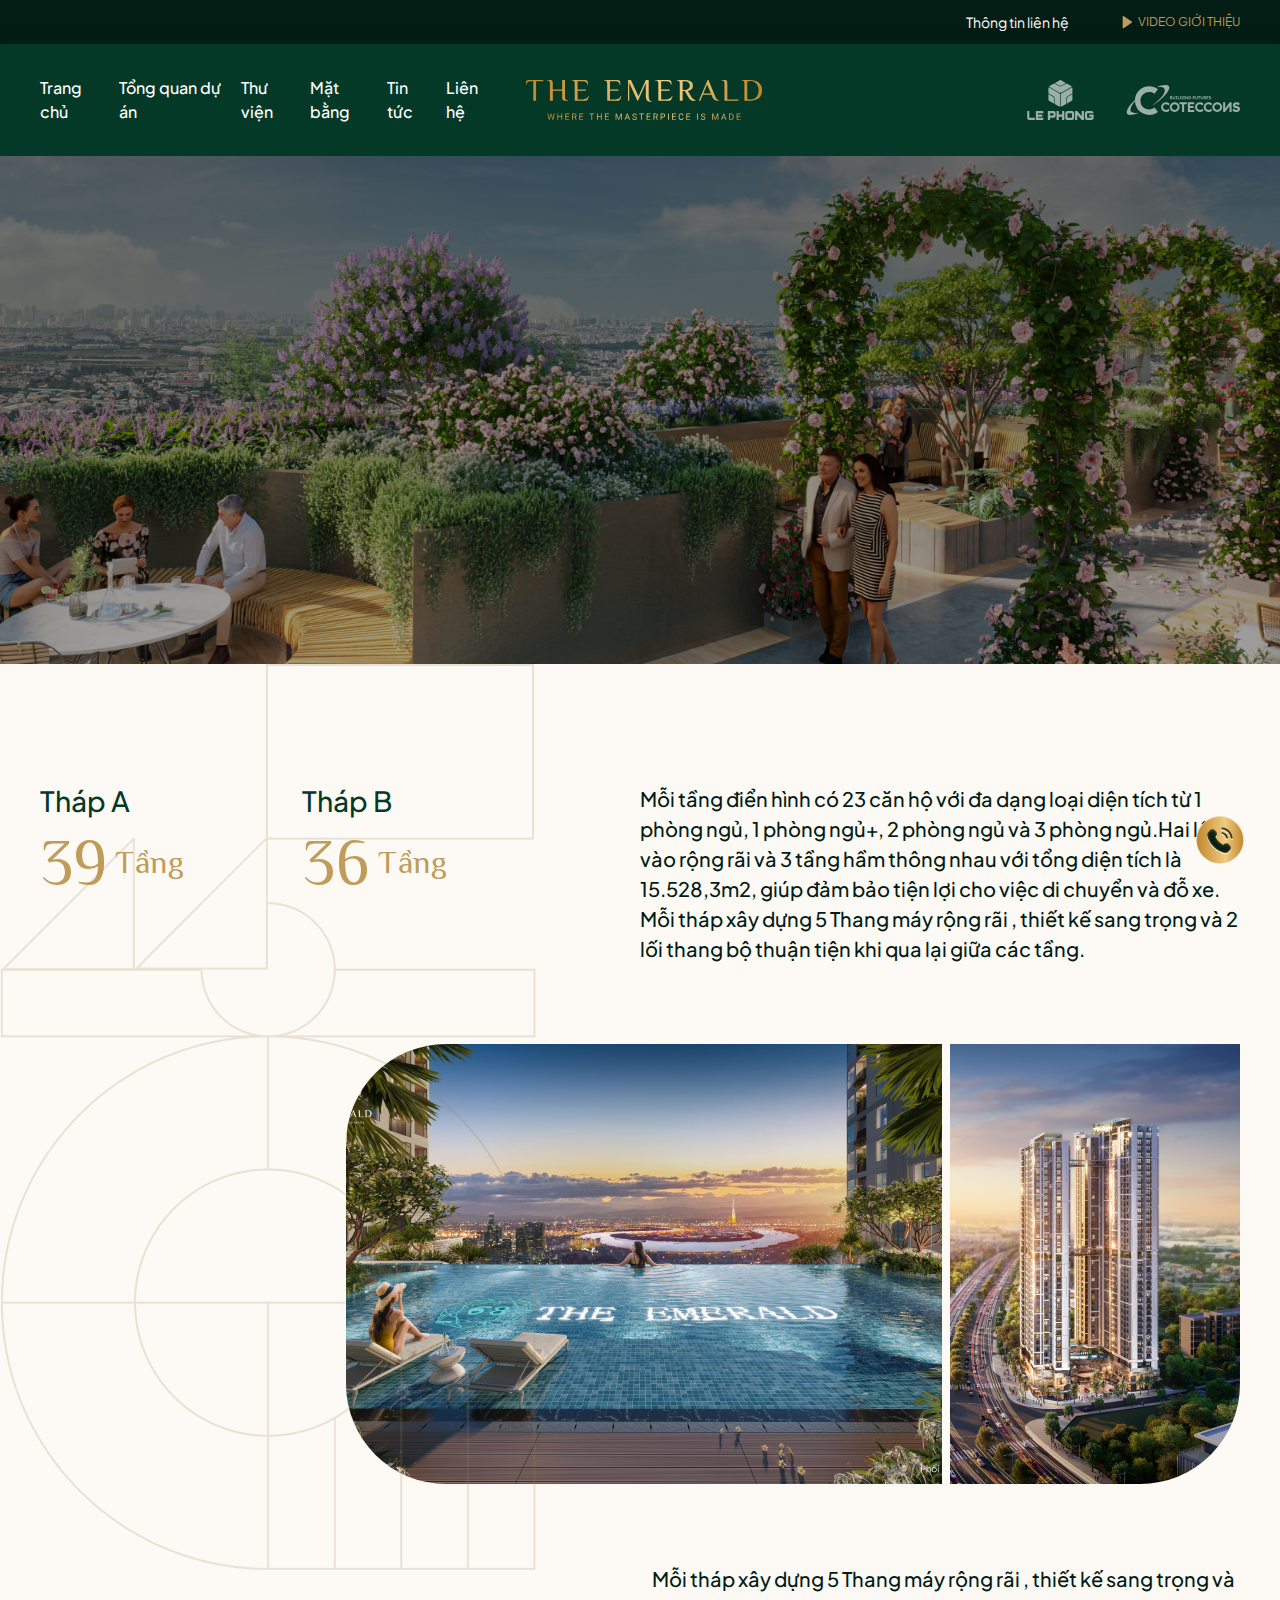
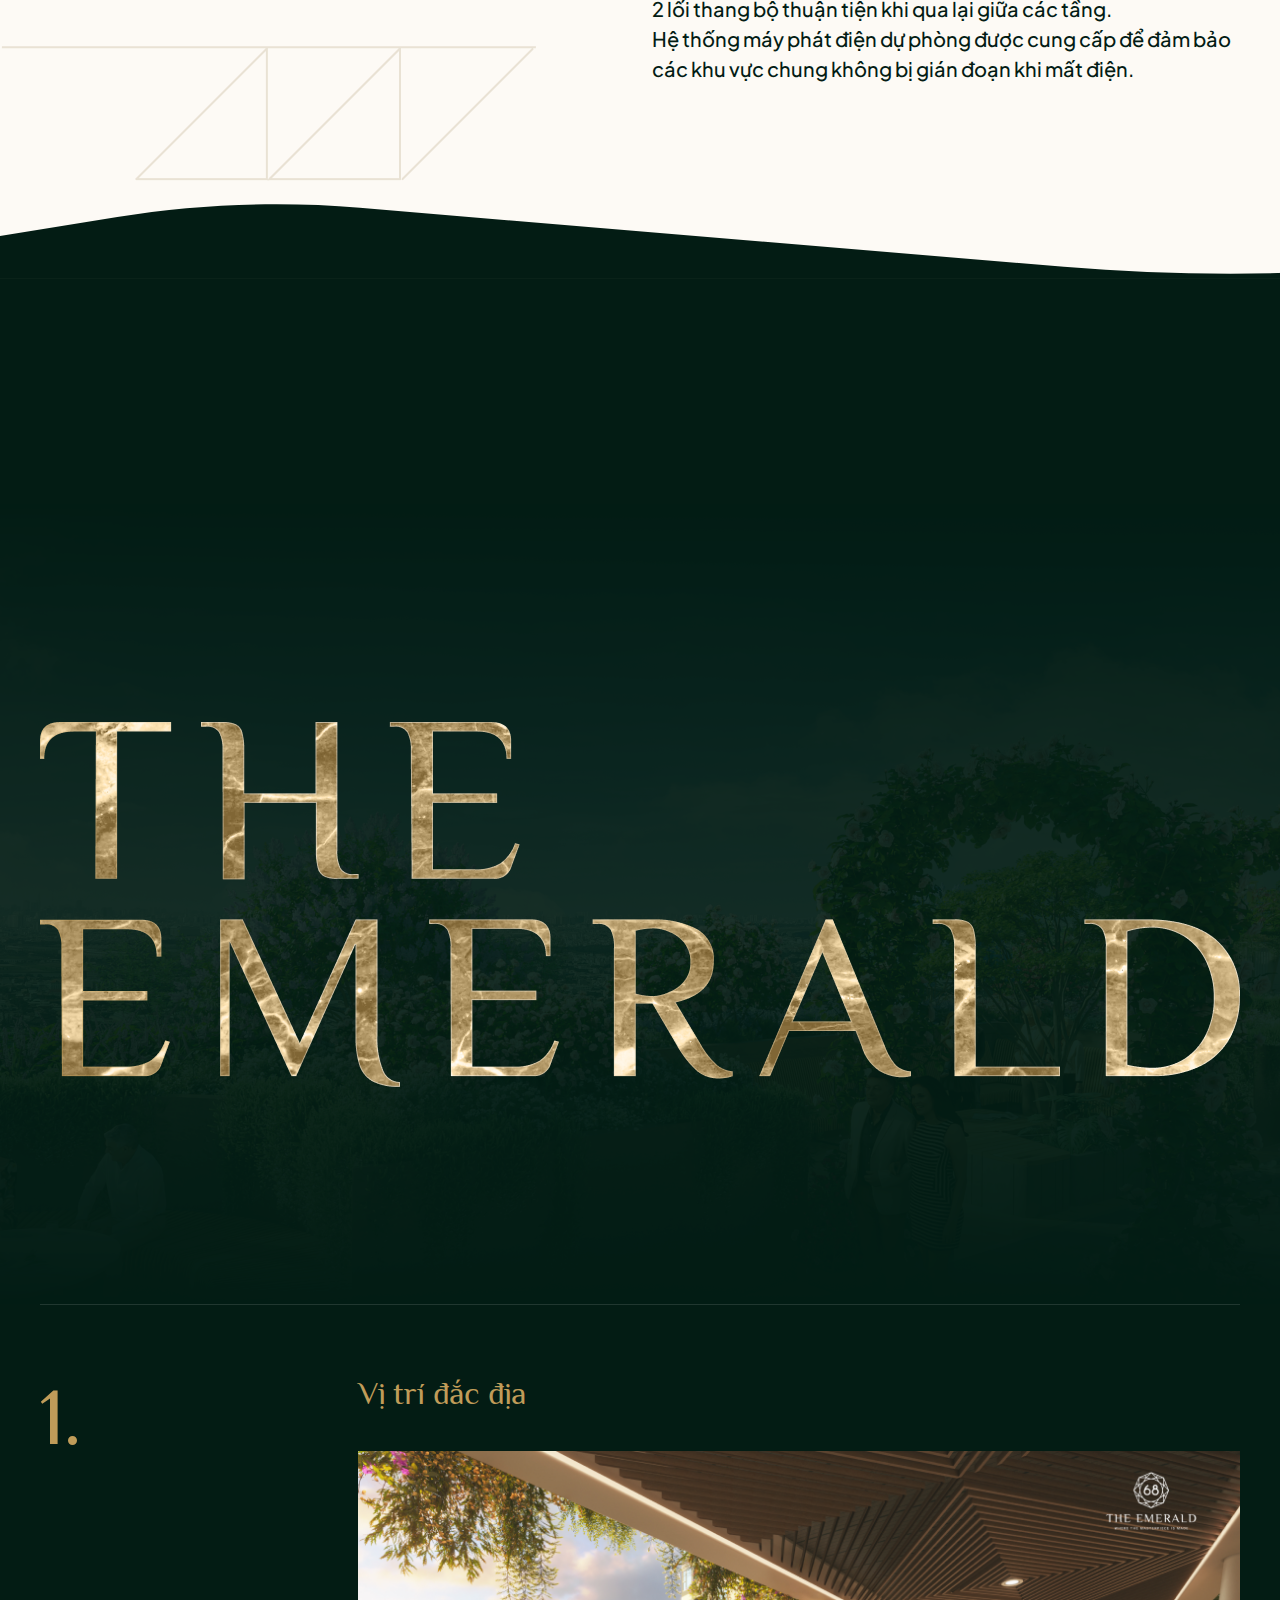
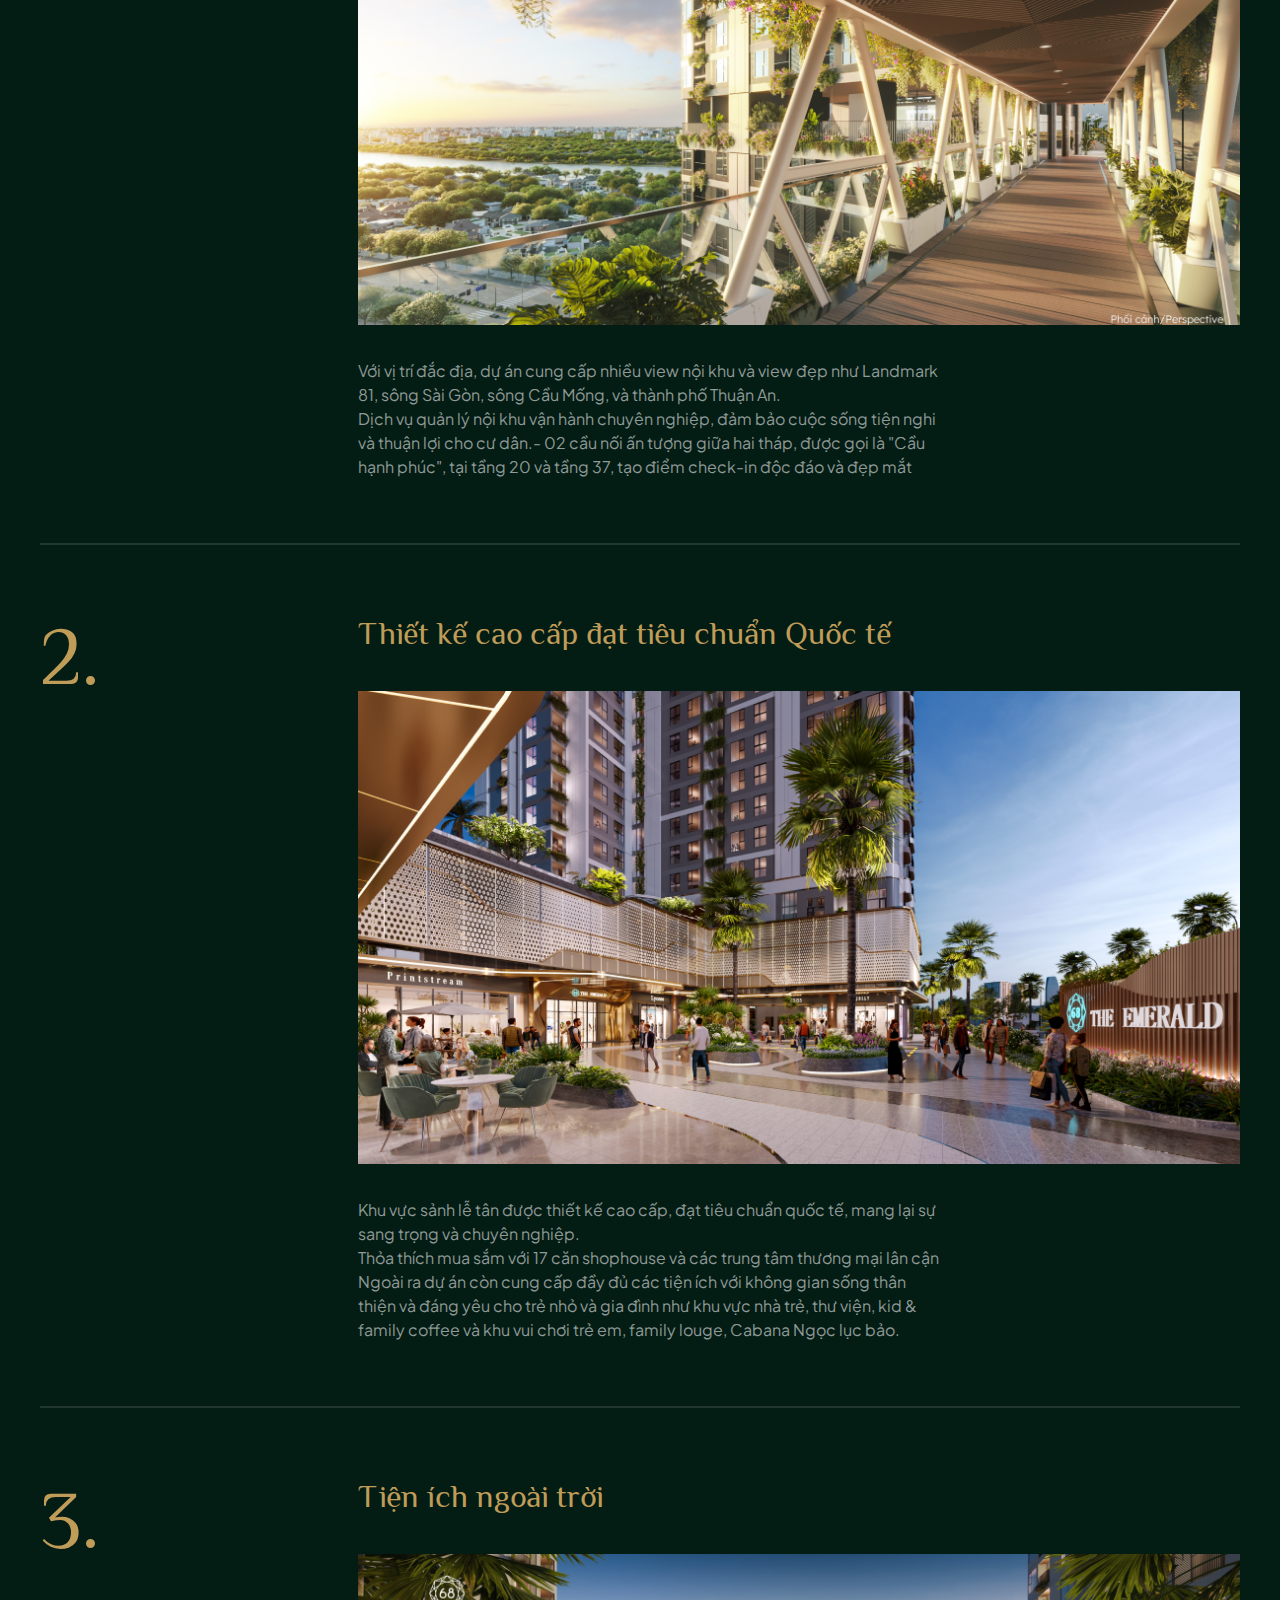
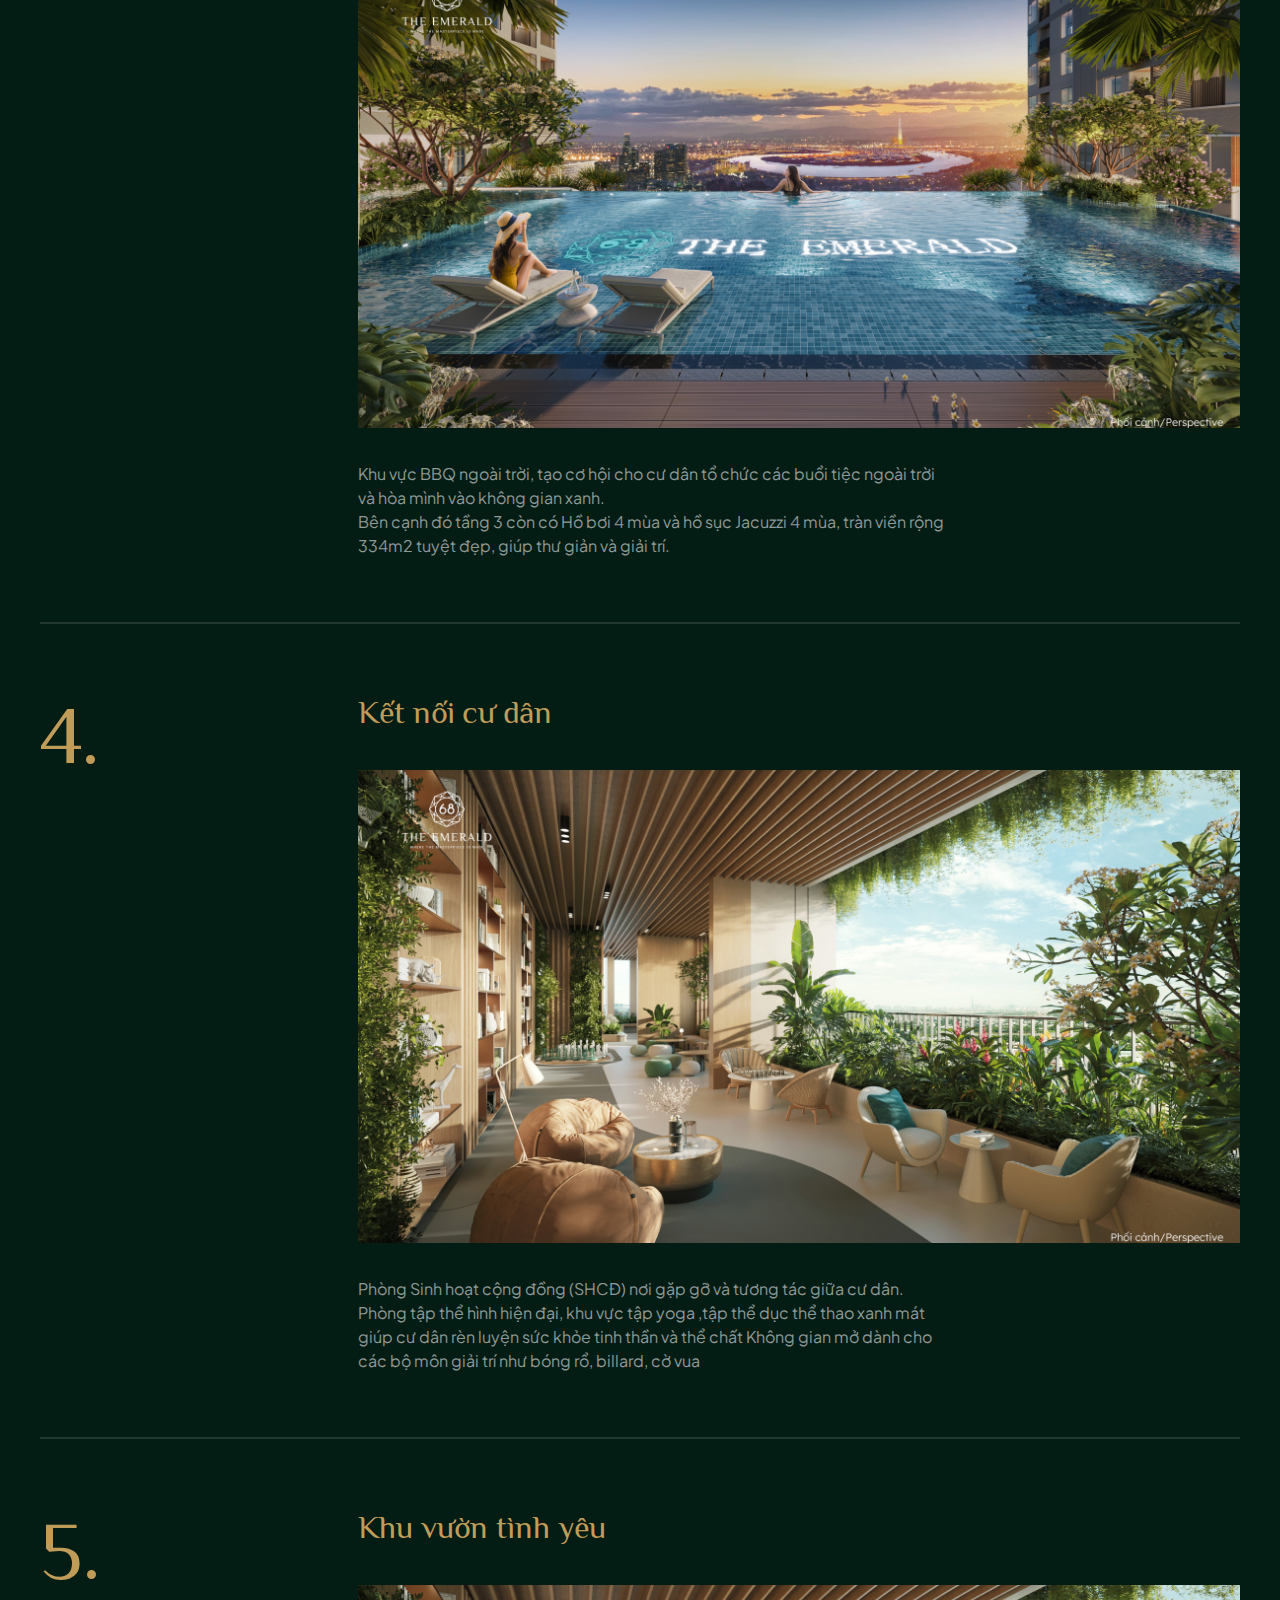
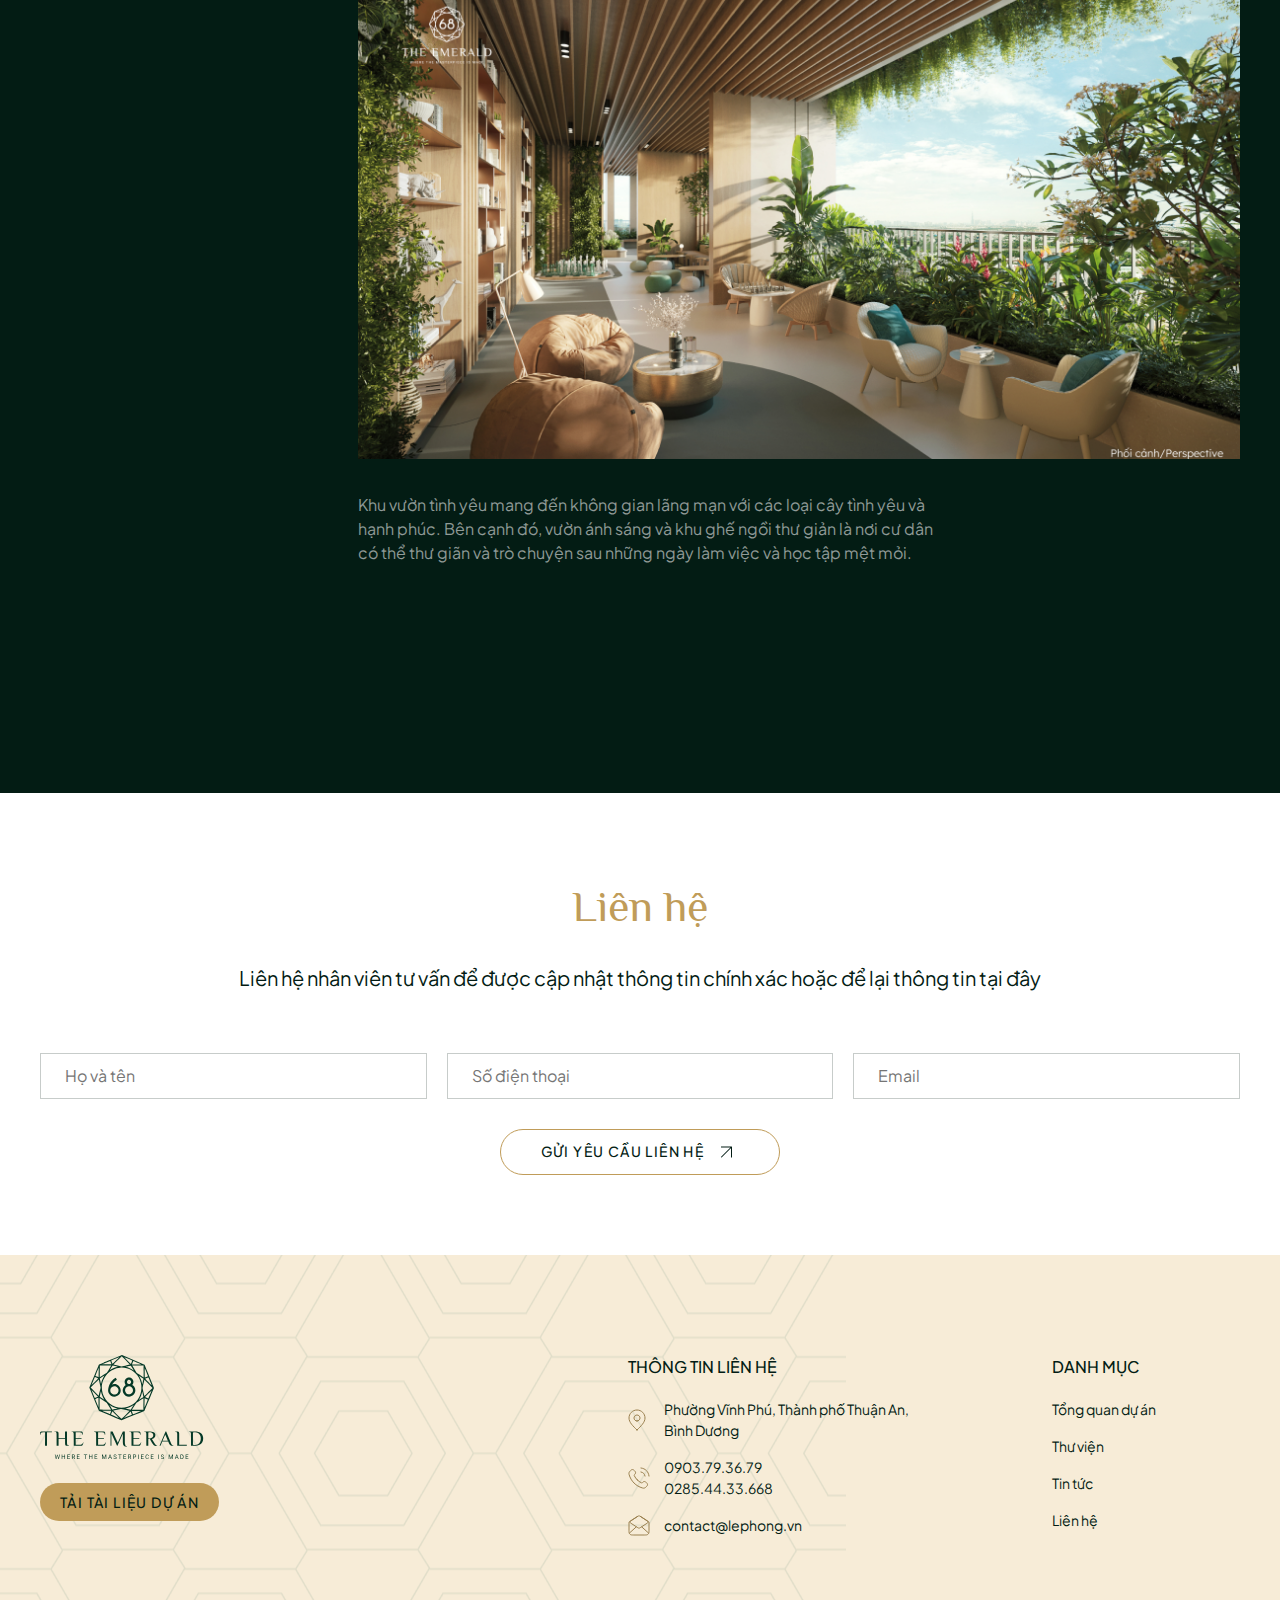
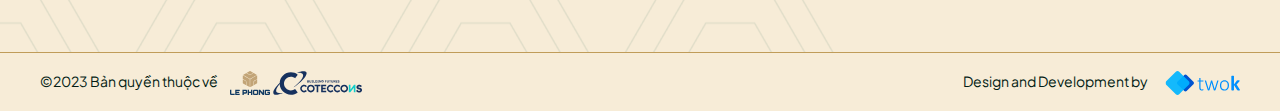
<file: thuvien.html>
<!DOCTYPE html>
<html lang="en">
  <head>
    <meta charset="UTF-8" />
    <meta name="viewport" content="width=device-width, initial-scale=1.0" />
    <script
      src="https://code.jquery.com/jquery-3.7.1.js"
      integrity="sha256-eKhayi8LEQwp4NKxN+CfCh+3qOVUtJn3QNZ0TciWLP4="
      crossorigin="anonymous"
    ></script>
    <script src="./js/swiper-bundle.min.js"></script>
    <script src="./js/popper.min.js"></script>
    <script src="./js/bootstrap.min.js"></script>
    <link rel="stylesheet" href="./css/swiper-bundle.min.css" />
    <link rel="stylesheet" href="./css/bootstrap.min.css" />
    <link rel="stylesheet" href="./css/font.css" />
    <link rel="stylesheet" href="./css/style.css" />
  </head>
  <body>
    <div class="menu-top1">
      <div class="menu-top2">
        <div class="">
          <img class="logounion" src="./img/Union.svg" alt="" />
        </div>
        <div class="menu-top3">
          <svg
            class="menu-svg"
            width="30"
            height="30"
            viewBox="0 0 30 30"
            fill="none"
            xmlns="http://www.w3.org/2000/svg"
          >
            <g clip-path="url(#clip0_309_195)">
              <path
                d="M27.2392 3.76562H2.76076C1.2385 3.76562 0 5.00406 0 6.52826C0 8.05053 1.2385 9.28902 2.76076 9.28902H27.2392C28.7615 9.28902 30 8.05053 30 6.52826C30 5.00406 28.7615 3.76562 27.2392 3.76562Z"
                fill="white"
              />
              <path
                d="M27.2392 12.2383H2.76076C1.2385 12.2383 0 13.4767 0 15.0009C0 16.5232 1.2385 17.7617 2.76076 17.7617H27.2392C28.7615 17.7617 30 16.5232 30 15.0009C30 13.4767 28.7615 12.2383 27.2392 12.2383Z"
                fill="white"
              />
              <path
                d="M27.2392 20.7109H2.76076C1.2385 20.7109 0 21.9494 0 23.4736C0 24.9958 1.2385 26.2343 2.76076 26.2343H27.2392C28.7615 26.2343 30 24.9958 30 23.4736C30 21.9494 28.7615 20.7109 27.2392 20.7109Z"
                fill="white"
              />
            </g>
            <defs>
              <clipPath id="clip0_309_195">
                <rect width="30" height="30" fill="white" />
              </clipPath>
            </defs>
          </svg>
        </div>
      </div>
      <div class="menu-bottom1">
        <div class="menu-bottom2">
          <ul class="menu-b">
            <li><a href="" class="menu-1">Trang chủ</a></li>
            <li><a href="" class="menu-1">Tổng quan dự án</a></li>
            <li><a href="" class="menu-1">Thư viện</a></li>
            <li><a href="" class="menu-1">Mặt bằng</a></li>
            <li><a href="" class="menu-1">Tin tức</a></li>
            <li><a href="" class="menu-1">Liên hệ</a></li>
          </ul>
        </div>
        <div class="menu-bottom3"></div>
      </div>
    </div>
    <script>
      $(document).ready(function () {
        $(document).on("click", ".menu-top3", function () {
          $(".menu-top1").toggleClass("open");
        });
        $(document).on("click", ".menu-bottom3", function () {
          $(".menu-top1").removeClass("open");
        });
      });
    </script>
    <div class="header">
      <div class="header__top d-flex justify-content-end">
        <div class="header__top-one">Thông tin liên hệ</div>
        <div class="header__top-two">
          <span><img class="koko" src="./img/tamgiac.svg" alt="" /></span>Video
          giới thiệu
        </div>
      </div>
      <div class="header__max">
        <ul class="header__the">
          <li><a href="" class="header__the-one">Trang chủ</a></li>
          <li><a href="" class="header__the-one">Tổng quan dự án</a></li>
          <li><a href="" class="header__the-one">Thư viện</a></li>
          <li><a href="" class="header__the-one">Mặt bằng</a></li>
          <li><a href="" class="header__the-one">Tin tức</a></li>
          <li><a href="" class="header__the-one">Liên hệ</a></li>
        </ul>
        <img class="logounion" src="./img/Union.svg" alt="" />
        <div class="header__end">
          <img src="./img/logo-lephong.svg" alt="" />
          <img src="./img/Logo 1.svg" alt="" />
        </div>
      </div>
    </div>
    <div class="banner__thuvien"></div>
    <div class="dienhinh">
      <div class="container">
        <div class="dienhinh__max">
          <div class="dienhinh__top">
            <div class="dienhinh__thap">
              <div class="dienhinh__thap-one">Tháp A</div>
              <div class="dienhinh__flex">
                <div class="dienhinh__thap-two">39</div>
                <div class="dienhinh__thap-three">Tầng</div>
              </div>
            </div>
            <div class="dienhinh__thap">
              <div class="dienhinh__thap-one">Tháp B</div>
              <div class="dienhinh__flex">
                <div class="dienhinh__thap-two">36</div>
                <div class="dienhinh__thap-three">Tầng</div>
              </div>
            </div>
          </div>
          <div></div>
          <div class="dienhinh__canho">
            <div class="dienhinh__canho-one">
              Mỗi tầng điển hình có 23 căn hộ với đa dạng loại diện tích từ 1
              phòng ngủ, 1 phòng ngủ+, 2 phòng ngủ và 3 phòng ngủ.Hai lối vào
              rộng rãi và 3 tầng hầm thông nhau với tổng diện tích là
              15.528,3m2, giúp đảm bảo tiện lợi cho việc di chuyển và đỗ xe.<br />
              <p></p>
              Mỗi tháp xây dựng 5 Thang máy rộng rãi , thiết kế sang trọng và 2
              lối thang bộ thuận tiện khi qua lại giữa các tầng.
            </div>
          </div>
        </div>
        <div class="dienhinh__images">
          <div class="dienhinh__images-one"></div>
          <img class="img__dienhinhmax" src="./img/dienhinhmax.png" alt="" />
        </div>
        <div class="dienhinh__text">
          <div></div>
          <div class="dienhinh__text-one">
            Mỗi tháp xây dựng 5 Thang máy rộng rãi , thiết kế sang trọng và 2
            lối thang bộ thuận tiện khi qua lại giữa các tầng.<br />
            Hệ thống máy phát điện dự phòng được cung cấp để đảm bảo các khu vực
            chung không bị gián đoạn khi mất điện.
          </div>
        </div>
      </div>
      <div class="vien">
        <img src="./img/vienhihi.png" alt="">
      </div>
      <div class="penhouse__song">
        <img src="./img/song.svg" alt="" />
      </div>
    </div>
    <div class="dacdia">
      <div class="dacdia__images">
        <div class="dacdia__images-two">
          <div class="container">
            <img src="./img/anhdacdia.png" alt="" />
          </div>
        </div>
      </div>
      <div class="container">
        <div class="dacdia__vitri">
          <div class="dacdia__duan">
            <div class="dacdia__duan-one">1.</div>
            <div class="dacdia__antuong">
              <div class="dacdia__antuong-one">Vị trí đắc địa</div>
              <div class="dacdia__antuong-img">
                <img src="./img/dacdia1.png" alt="" />
              </div>
              <div class="dacdia__antuong-two">
                Với vị trí đắc địa, dự án cung cấp nhiều view nội khu và view
                đẹp như Landmark 81, sông Sài Gòn, sông Cầu Mống, và thành phố
                Thuận An.<br />
                Dịch vụ quản lý nội khu vận hành chuyên nghiệp, đảm bảo cuộc
                sống tiện nghi và thuận lợi cho cư dân.- 02 cầu nối ấn tượng
                giữa hai tháp, được gọi là "Cầu hạnh phúc", tại tầng 20 và tầng
                37, tạo điểm check-in độc đáo và đẹp mắt
              </div>
            </div>
          </div>
          <div class="dacdia__duan">
            <div class="dacdia__duan-one">2.</div>
            <div class="dacdia__antuong">
              <div class="dacdia__antuong-one">
                Thiết kế cao cấp đạt tiêu chuẩn Quốc tế
              </div>
              <div class="dacdia__antuong-img">
                <img src="./img/dacdia2.png" alt="" />
              </div>
              <div class="dacdia__antuong-two">
                Khu vực sảnh lễ tân được thiết kế cao cấp, đạt tiêu chuẩn quốc
                tế, mang lại sự sang trọng và chuyên nghiệp.<br />
                Thỏa thích mua sắm với 17 căn shophouse và các trung tâm thương
                mại lân cận Ngoài ra dự án còn cung cấp đầy đủ các tiện ích với
                không gian sống thân thiện và đáng yêu cho trẻ nhỏ và gia đình
                như khu vực nhà trẻ, thư viện, kid & family coffee và khu vui
                chơi trẻ em, family louge, Cabana Ngọc lục bảo.
              </div>
            </div>
          </div>
          <div class="dacdia__duan">
            <div class="dacdia__duan-one">3.</div>
            <div class="dacdia__antuong">
              <div class="dacdia__antuong-one">Tiện ích ngoài trời</div>
              <div class="dacdia__antuong-img">
                <img src="./img/dacdia3.png" alt="" />
              </div>
              <div class="dacdia__antuong-two">
                Khu vực BBQ ngoài trời, tạo cơ hội cho cư dân tổ chức các buổi
                tiệc ngoài trời và hòa mình vào không gian xanh. <br />
                Bên cạnh đó tầng 3 còn có Hồ bơi 4 mùa và hồ sục Jacuzzi 4 mùa,
                tràn viền rộng 334m2 tuyệt đẹp, giúp thư giản và giải trí.
              </div>
            </div>
          </div>
          <div class="dacdia__duan">
            <div class="dacdia__duan-one">4.</div>
            <div class="dacdia__antuong">
              <div class="dacdia__antuong-one">Kết nối cư dân</div>
              <div class="dacdia__antuong-img">
                <img src="./img/dacdia4.png" alt="" />
              </div>
              <div class="dacdia__antuong-two">
                Phòng Sinh hoạt cộng đồng (SHCĐ) nơi gặp gỡ và tương tác giữa cư
                dân.<br />
                Phòng tập thể hình hiện đại, khu vực tập yoga ,tập thể dục thể
                thao xanh mát giúp cư dân rèn luyện sức khỏe tinh thần và thể
                chất Không gian mở dành cho các bộ môn giải trí như bóng rổ,
                billard, cờ vua
              </div>
            </div>
          </div>
          <div class="dacdia__duan">
            <div class="dacdia__duan-one">5.</div>
            <div class="dacdia__antuong">
              <div class="dacdia__antuong-one">Khu vườn tình yêu</div>
              <div class="dacdia__antuong-img">
                <img src="./img/dacdia4.png" alt="" />
              </div>
              <div class="dacdia__antuong-two">
                Khu vườn tình yêu mang đến không gian lãng mạn với các loại cây
                tình yêu và hạnh phúc. Bên cạnh đó, vườn ánh sáng và khu ghế
                ngồi thư giản là nơi cư dân có thể thư giãn và trò chuyện sau
                những ngày làm việc và học tập mệt mỏi.
              </div>
            </div>
          </div>
        </div>
      </div>
    </div>
    <div class="lienhe">
      <div class="container">
        <div class="lienhe__top">
          <div class="lienhe__top-one">Liên hệ</div>
          <div class="lienhe__top-two">
            Liên hệ nhân viên tư vấn để được cập nhật thông tin chính xác hoặc
            để lại thông tin tại đây
          </div>
        </div>
        <div class="lienhe__max">
          <div class="lienhe__max-input">
            <input type="text" placeholder="Họ và tên" />
          </div>
          <div class="lienhe__max-input">
            <input type="number" placeholder="Số điện thoại" />
          </div>
          <div class="lienhe__max-input">
            <input type="text" placeholder="Email" />
          </div>
        </div>
        <div class="d-flex justify-content-center">
          <button class="lienhe__button">
            Gửi yêu cầu liên hệ<span
              ><img src="./img/arrow-up-right.png" alt=""
            /></span>
          </button>
        </div>
      </div>
    </div>
    <div class="footer">
      <div class="container">
        <div class="footer__top">
          <div class="footer__the">
            <img class="footer__the-img" src="./img/logofooter.svg" alt="" />
            <div class="footer__the-div">
              <a class="footer__the-text">tải tài liệu dự án</a>
            </div>
          </div>
          <div class="footer__thongtin">
            <div class="footer__thongtin-text">Thông tin liên hệ</div>
            <div class="footer__thongtin-icons">
              <img class="hhi" src="./img/Iconfooter1.svg" alt="" />
              <span class="footer__thongtin-one">
                Phường Vĩnh Phú, Thành phố Thuận An, Bình Dương
              </span>
            </div>
            <div class="footer__thongtin-icons">
              <img class="hhi" src="./img/Iconfoter2.svg" alt="" />
              <span class="footer__thongtin-one">
                0903.79.36.79<br />
                0285.44.33.668
              </span>
            </div>
            <div class="footer__thongtin-icons">
              <img class="hhi" src="./img/Iconfoter3.svg" alt="" />
              <span class="footer__thongtin-one"> contact@lephong.vn </span>
            </div>
          </div>
          <div class="footer__hiuhiu"></div>
          <div class="footer__thongtin">
            <div class="footer__thongtin-text">Danh mục</div>
            <ul class="footer__thongtin-max">
              <li class="footer__thongtin-one">
                <a href=""></a>Tổng quan dự án
              </li>
              <li class="footer__thongtin-onee"><a href=""></a>Thư viện</li>
              <li class="footer__thongtin-onee"><a href=""></a>Tin tức</li>
              <li class="footer__thongtin-onee"><a href=""></a>Liên hệ</li>
            </ul>
          </div>
        </div>
      </div>
    </div>
    <div class="banquyen">
      <div class="container">
        <div class="banquyen__max">
          <div class="banquyen__top">
            <span class="banquyen__top_text"> ©2023 Bản quyền thuộc về </span>
            <img class="banquyen__img" src="./img/logolephong.svg" alt="" />
            <img class="banquyen__img" src="./img/buiding.svg" alt="" />
          </div>
          <div class="banquyen__end">
            <span class="banquyen__end-text"> Design and Development by </span>
            <img src="./img/logo-twok.svg" alt="" />
          </div>
        </div>
      </div>
    </div>
    <div class="hotline">
      <img class="fab" src="img/FAB.svg" alt="" />
    </div>
  </body>
</html>
</file>
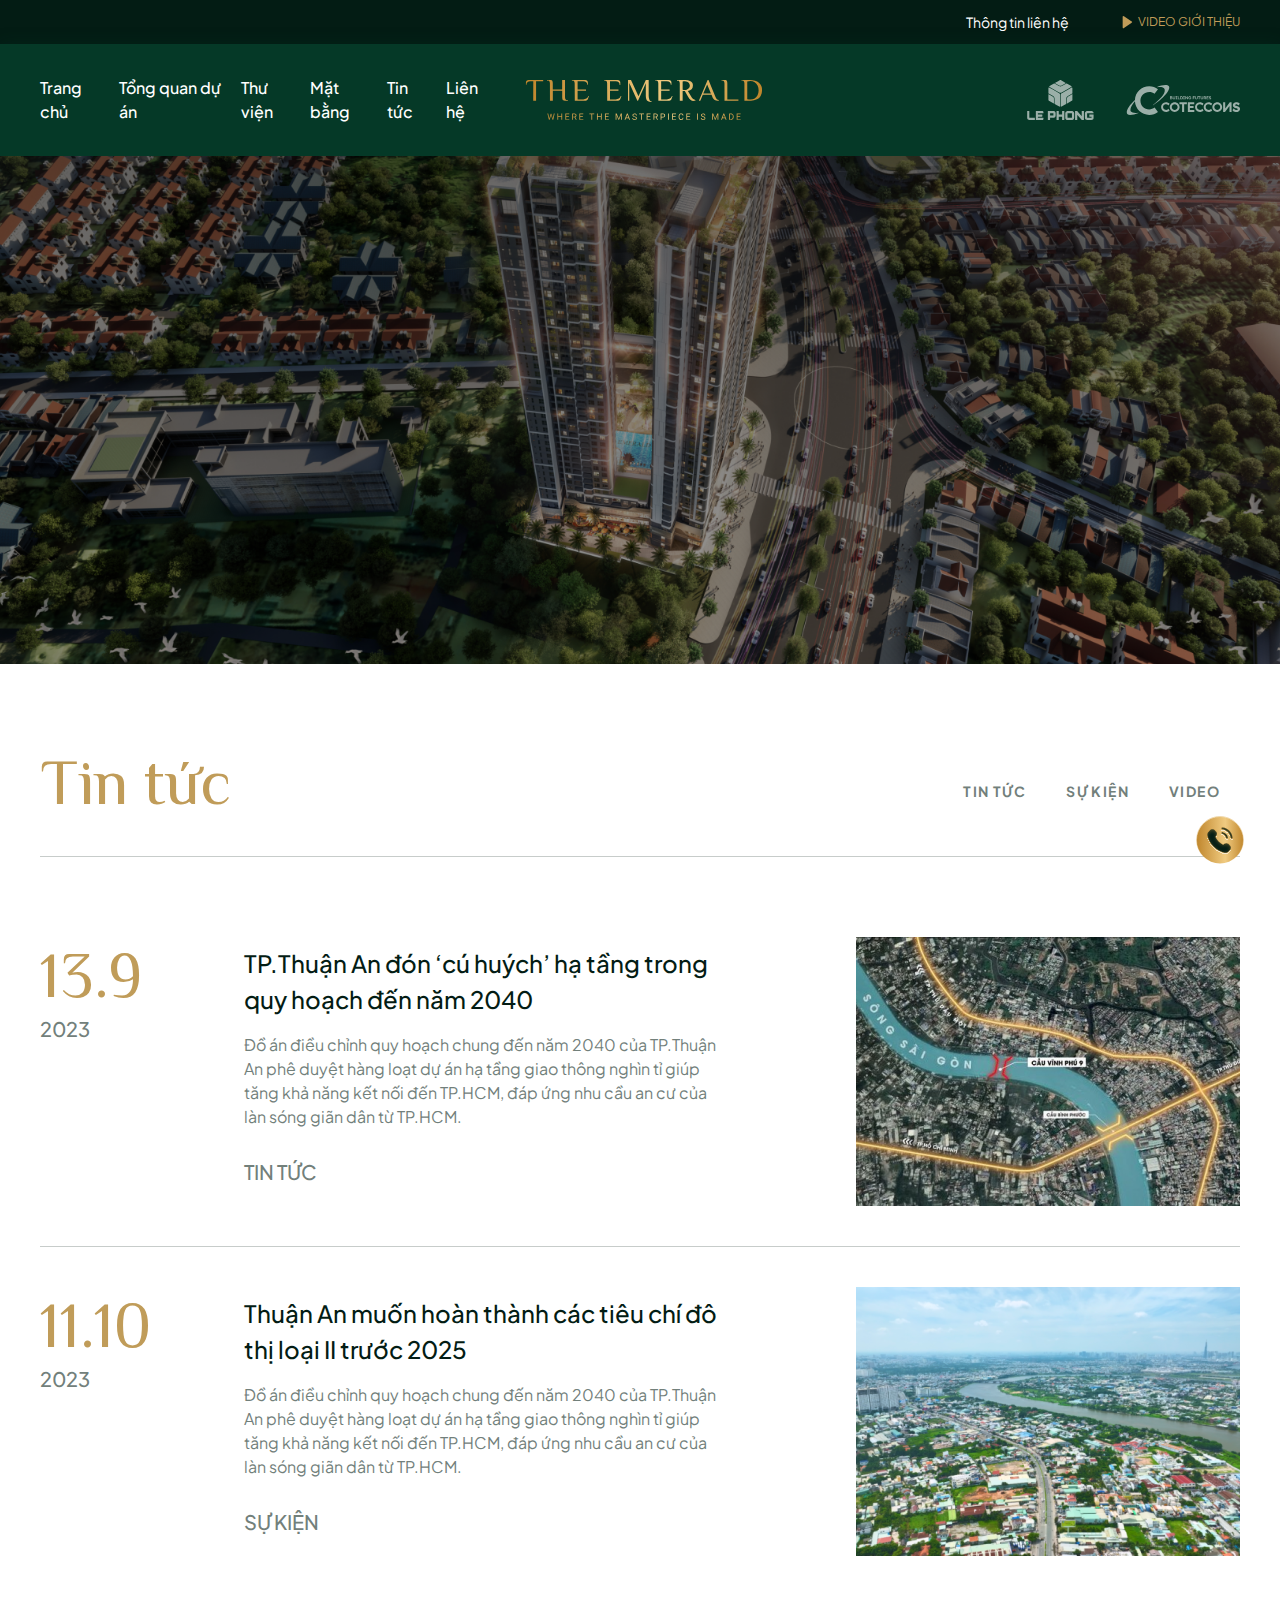
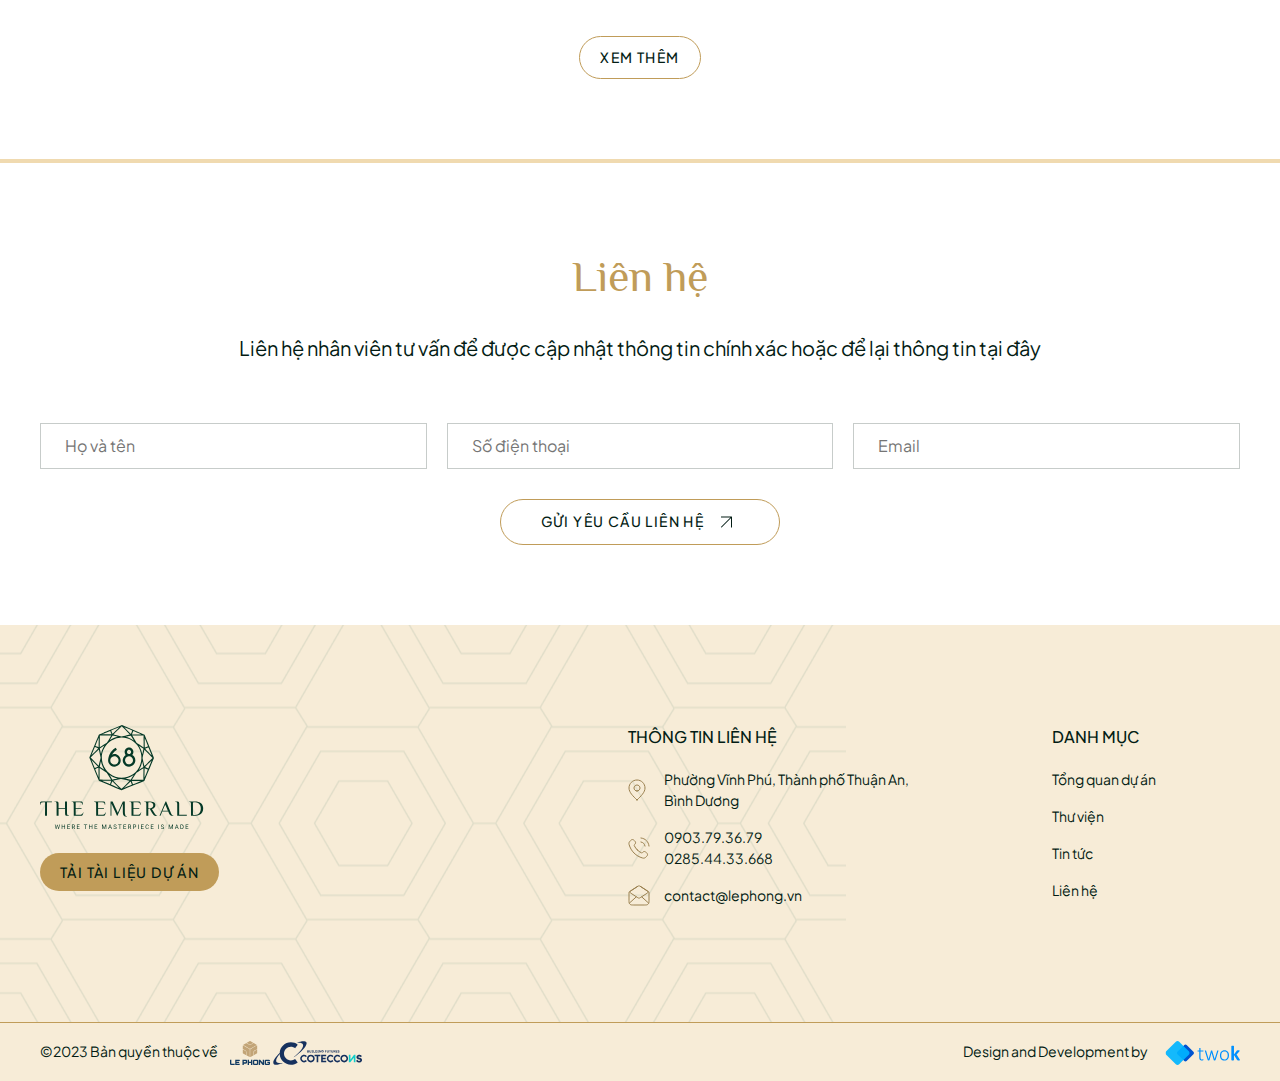
<file: tintuc.html>
<!DOCTYPE html>
<html lang="en">
  <head>
    <meta charset="UTF-8" />
    <meta name="viewport" content="width=device-width, initial-scale=1.0" />
    <script
      src="https://code.jquery.com/jquery-3.7.1.js"
      integrity="sha256-eKhayi8LEQwp4NKxN+CfCh+3qOVUtJn3QNZ0TciWLP4="
      crossorigin="anonymous"
    ></script>
    <script src="./js/swiper-bundle.min.js"></script>
    <script src="./js/popper.min.js"></script>
    <script src="./js/bootstrap.min.js"></script>
    <link rel="stylesheet" href="./css/swiper-bundle.min.css" />
    <link rel="stylesheet" href="./css/bootstrap.min.css" />
    <link rel="stylesheet" href="./css/font.css" />
    <link rel="stylesheet" href="./css/style.css" />
  </head>
  <body>
    <div class="menu-top1">
      <div class="menu-top2">
        <div class="">
          <img class="logounion" src="./img/Union.svg" alt="" />
        </div>
        <div class="menu-top3">
          <svg
            class="menu-svg"
            width="30"
            height="30"
            viewBox="0 0 30 30"
            fill="none"
            xmlns="http://www.w3.org/2000/svg"
          >
            <g clip-path="url(#clip0_309_195)">
              <path
                d="M27.2392 3.76562H2.76076C1.2385 3.76562 0 5.00406 0 6.52826C0 8.05053 1.2385 9.28902 2.76076 9.28902H27.2392C28.7615 9.28902 30 8.05053 30 6.52826C30 5.00406 28.7615 3.76562 27.2392 3.76562Z"
                fill="white"
              />
              <path
                d="M27.2392 12.2383H2.76076C1.2385 12.2383 0 13.4767 0 15.0009C0 16.5232 1.2385 17.7617 2.76076 17.7617H27.2392C28.7615 17.7617 30 16.5232 30 15.0009C30 13.4767 28.7615 12.2383 27.2392 12.2383Z"
                fill="white"
              />
              <path
                d="M27.2392 20.7109H2.76076C1.2385 20.7109 0 21.9494 0 23.4736C0 24.9958 1.2385 26.2343 2.76076 26.2343H27.2392C28.7615 26.2343 30 24.9958 30 23.4736C30 21.9494 28.7615 20.7109 27.2392 20.7109Z"
                fill="white"
              />
            </g>
            <defs>
              <clipPath id="clip0_309_195">
                <rect width="30" height="30" fill="white" />
              </clipPath>
            </defs>
          </svg>
        </div>
      </div>
      <div class="menu-bottom1">
        <div class="menu-bottom2">
          <ul class="menu-b">
            <li><a href="" class="menu-1">Trang chủ</a></li>
            <li><a href="" class="menu-1">Tổng quan dự án</a></li>
            <li><a href="" class="menu-1">Thư viện</a></li>
            <li><a href="" class="menu-1">Mặt bằng</a></li>
            <li><a href="" class="menu-1">Tin tức</a></li>
            <li><a href="" class="menu-1">Liên hệ</a></li>
          </ul>
        </div>
        <div class="menu-bottom3"></div>
      </div>
    </div>
    <script>
      $(document).ready(function () {
        $(document).on("click", ".menu-top3", function () {
          $(".menu-top1").toggleClass("open");
        });
        $(document).on("click", ".menu-bottom3", function () {
          $(".menu-top1").removeClass("open");
        });
      });
    </script>
    <div class="header">
      <div class="header__top d-flex justify-content-end">
        <div class="header__top-one">Thông tin liên hệ</div>
        <div class="header__top-two">
          <span><img class="koko" src="./img/tamgiac.svg" alt="" /></span>Video
          giới thiệu
        </div>
      </div>
      <div class="header__max">
        <ul class="header__the">
          <li><a href="" class="header__the-one">Trang chủ</a></li>
          <li><a href="" class="header__the-one">Tổng quan dự án</a></li>
          <li><a href="" class="header__the-one">Thư viện</a></li>
          <li><a href="" class="header__the-one">Mặt bằng</a></li>
          <li><a href="" class="header__the-one">Tin tức</a></li>
          <li><a href="" class="header__the-one">Liên hệ</a></li>
        </ul>
        <img class="logounion" src="./img/Union.svg" alt="" />
        <div class="header__end">
          <img src="./img/logo-lephong.svg" alt="" />
          <img src="./img/Logo 1.svg" alt="" />
        </div>
      </div>
    </div>
    <div class="banner__tintuc"></div>
    <div class=""></div>
    <div class="tintuc">
      <div class="container">
        <div class="tintuc__top">
          <div class="tintuc__top-one">Tin tức</div>
          <div class="tintuc__menu">
            <nav>
              <div class="nav" id="nav-tab" role="tablist">
                <button
                  class="nav-link tintuc__menu-one active"
                  id="nav-home-tab"
                  data-bs-toggle="tab"
                  data-bs-target="#nav-home"
                  type="button"
                  role="tab"
                  aria-controls="nav-home"
                  aria-selected="true"
                  fdprocessedid="6944b"
                >
                  TIN TỨC
                </button>
                <button
                  class="nav-link tintuc__menu-one"
                  id="nav-profile-tab"
                  data-bs-toggle="tab"
                  data-bs-target="#nav-profile"
                  type="button"
                  role="tab"
                  aria-controls="nav-profile"
                  aria-selected="false"
                  tabindex="-1"
                >
                  SỰ KIỆN
                </button>
                <button
                  class="nav-link tintuc__menu-one"
                  id="nav-contact-tab"
                  data-bs-toggle="tab"
                  data-bs-target="#nav-contact"
                  type="button"
                  role="tab"
                  aria-controls="nav-contact"
                  aria-selected="false"
                  tabindex="-1"
                >
                  VIDEO
                </button>
              </div>
            </nav>
          </div>
        </div>
        <div class="tab-content" id="nav-tabContent">
          <div
            class="tab-pane fade active show"
            id="nav-home"
            role="tabpanel"
            aria-labelledby="nav-home-tab"
            tabindex="0"
          >
            <div class="tintuc__doan">
              <div class="tintuc__chung">
                <div class="tintuc__so">
                  <div class="tintuc__so-one">13.9</div>
                  <div class="tintuc__so-two">2023</div>
                </div>
                <div class="tintuc__quyhoach">
                  <div class="tintuc__quyhoach-one">
                    TP.Thuận An đón ‘cú huých’ hạ tầng trong quy hoạch đến năm
                    2040
                  </div>
                  <div class="tintuc__quyhoach-two">
                    Đồ án điều chỉnh quy hoạch chung đến năm 2040 của TP.Thuận
                    An phê duyệt hàng loạt dự án hạ tầng giao thông nghìn tỉ
                    giúp tăng khả năng kết nối đến TP.HCM, đáp ứng nhu cầu an cư
                    của làn sóng giãn dân từ TP.HCM.
                  </div>
                  <div class="tintuc__quyhoach-three">TIN TỨC</div>
                </div>
              </div>
              <div class="tintuc__image">
                <img src="./img/Frame 113.png" alt="" />
              </div>
            </div>
            <div class="tintuc__doan">
              <div class="tintuc__chung">
                <div class="tintuc__so">
                  <div class="tintuc__so-one">11.10</div>
                  <div class="tintuc__so-two">2023</div>
                </div>
                <div class="tintuc__quyhoach">
                  <div class="tintuc__quyhoach-one">
                    Thuận An muốn hoàn thành các tiêu chí đô thị loại II trước
                    2025
                  </div>
                  <div class="tintuc__quyhoach-two">
                    Đồ án điều chỉnh quy hoạch chung đến năm 2040 của TP.Thuận
                    An phê duyệt hàng loạt dự án hạ tầng giao thông nghìn tỉ
                    giúp tăng khả năng kết nối đến TP.HCM, đáp ứng nhu cầu an cư
                    của làn sóng giãn dân từ TP.HCM.
                  </div>
                  <div class="tintuc__quyhoach-three">SỰ KIỆN</div>
                </div>
              </div>
              <div class="tintuc__image">
                <img src="./img/tintc1.png" alt="" />
              </div>
            </div>
          </div>
          <div
            class="tab-pane fade"
            id="nav-profile"
            role="tabpanel"
            aria-labelledby="nav-profile-tab"
            tabindex="0"
          >
            <div class="tintuc__doan">
              <div class="tintuc__chung">
                <div class="tintuc__so">
                  <div class="tintuc__so-one">13.9</div>
                  <div class="tintuc__so-two">2023</div>
                </div>
                <div class="tintuc__quyhoach">
                  <div class="tintuc__quyhoach-one">
                    TP.Thuận An đón ‘cú huých’ hạ tầng trong quy hoạch đến năm
                    2040
                  </div>
                  <div class="tintuc__quyhoach-two">
                    Đồ án điều chỉnh quy hoạch chung đến năm 2040 của TP.Thuận
                    An phê duyệt hàng loạt dự án hạ tầng giao thông nghìn tỉ
                    giúp tăng khả năng kết nối đến TP.HCM, đáp ứng nhu cầu an cư
                    của làn sóng giãn dân từ TP.HCM.
                  </div>
                  <div class="tintuc__quyhoach-three">TIN TỨC</div>
                </div>
              </div>
              <div class="tintuc__image">
                <img src="./img/Frame 113.png" alt="" />
              </div>
            </div>
            <div class="tintuc__doan">
              <div class="tintuc__chung">
                <div class="tintuc__so">
                  <div class="tintuc__so-one">13.9</div>
                  <div class="tintuc__so-two">2023</div>
                </div>
                <div class="tintuc__quyhoach">
                  <div class="tintuc__quyhoach-one">
                    TP.Thuận An đón ‘cú huých’ hạ tầng trong quy hoạch đến năm
                    2040
                  </div>
                  <div class="tintuc__quyhoach-two">
                    Đồ án điều chỉnh quy hoạch chung đến năm 2040 của TP.Thuận
                    An phê duyệt hàng loạt dự án hạ tầng giao thông nghìn tỉ
                    giúp tăng khả năng kết nối đến TP.HCM, đáp ứng nhu cầu an cư
                    của làn sóng giãn dân từ TP.HCM.
                  </div>
                  <div class="tintuc__quyhoach-three">TIN TỨC</div>
                </div>
              </div>
              <div class="tintuc__image">
                <img src="./img/Frame 113.png" alt="" />
              </div>
            </div>
          </div>
          <div
            class="tab-pane fade"
            id="nav-contact"
            role="tabpanel"
            aria-labelledby="nav-contact-tab"
            tabindex="0"
          >
            <div class="tintuc__doan">
              <div class="tintuc__chung">
                <div class="tintuc__so">
                  <div class="tintuc__so-one">13.9</div>
                  <div class="tintuc__so-two">2023</div>
                </div>
                <div class="tintuc__quyhoach">
                  <div class="tintuc__quyhoach-one">
                    TP.Thuận An đón ‘cú huých’ hạ tầng trong quy hoạch đến năm
                    2040
                  </div>
                  <div class="tintuc__quyhoach-two">
                    Đồ án điều chỉnh quy hoạch chung đến năm 2040 của TP.Thuận
                    An phê duyệt hàng loạt dự án hạ tầng giao thông nghìn tỉ
                    giúp tăng khả năng kết nối đến TP.HCM, đáp ứng nhu cầu an cư
                    của làn sóng giãn dân từ TP.HCM.
                  </div>
                  <div class="tintuc__quyhoach-three">TIN TỨC</div>
                </div>
              </div>
              <div class="tintuc__image">
                <img src="./img/Frame 113.png" alt="" />
              </div>
            </div>
            <div class="tintuc__doan">
              <div class="tintuc__chung">
                <div class="tintuc__so">
                  <div class="tintuc__so-one">13.9</div>
                  <div class="tintuc__so-two">2023</div>
                </div>
                <div class="tintuc__quyhoach">
                  <div class="tintuc__quyhoach-one">
                    TP.Thuận An đón ‘cú huých’ hạ tầng trong quy hoạch đến năm
                    2040
                  </div>
                  <div class="tintuc__quyhoach-two">
                    Đồ án điều chỉnh quy hoạch chung đến năm 2040 của TP.Thuận
                    An phê duyệt hàng loạt dự án hạ tầng giao thông nghìn tỉ
                    giúp tăng khả năng kết nối đến TP.HCM, đáp ứng nhu cầu an cư
                    của làn sóng giãn dân từ TP.HCM.
                  </div>
                  <div class="tintuc__quyhoach-three">TIN TỨC</div>
                </div>
              </div>
              <div class="tintuc__image">
                <img src="./img/Frame 113.png" alt="" />
              </div>
            </div>
          </div>
        </div>
        <div class="d-flex justify-content-center">
          <a class="tintuc__button"> Xem thêm </a>
        </div>
      </div>
    </div>
    <div class="border__hihi"></div>
    <div class="lienhe">
        <div class="container">
          <div class="lienhe__top">
            <div class="lienhe__top-one">Liên hệ</div>
            <div class="lienhe__top-two">
              Liên hệ nhân viên tư vấn để được cập nhật thông tin chính xác hoặc
              để lại thông tin tại đây
            </div>
          </div>
          <div class="lienhe__max">
            <div class="lienhe__max-input">
              <input type="text" placeholder="Họ và tên" />
            </div>
            <div class="lienhe__max-input">
              <input type="number" placeholder="Số điện thoại" />
            </div>
            <div class="lienhe__max-input">
              <input type="text" placeholder="Email" />
            </div>
          </div>
          <div class="d-flex justify-content-center">
            <button class="lienhe__button">
              Gửi yêu cầu liên hệ<span
                ><img src="./img/arrow-up-right.png" alt=""
              /></span>
            </button>
          </div>
        </div>
      </div>
      <div class="footer">
        <div class="container">
          <div class="footer__top">
            <div class="footer__the">
              <img class="footer__the-img" src="./img/logofooter.svg" alt="" />
              <div class="footer__the-div">
                <a class="footer__the-text">tải tài liệu dự án</a>
              </div>
            </div>
            <div class="footer__thongtin">
              <div class="footer__thongtin-text">Thông tin liên hệ</div>
              <div class="footer__thongtin-icons">
                <img class="hhi" src="./img/Iconfooter1.svg" alt="" />
                <span class="footer__thongtin-one">
                  Phường Vĩnh Phú, Thành phố Thuận An, Bình Dương
                </span>
              </div>
              <div class="footer__thongtin-icons">
                <img class="hhi" src="./img/Iconfoter2.svg" alt="" />
                <span class="footer__thongtin-one">
                  0903.79.36.79<br />
                  0285.44.33.668
                </span>
              </div>
              <div class="footer__thongtin-icons">
                <img class="hhi" src="./img/Iconfoter3.svg" alt="" />
                <span class="footer__thongtin-one"> contact@lephong.vn </span>
              </div>
            </div>
            <div class="footer__hiuhiu"></div>
            <div class="footer__thongtin">
              <div class="footer__thongtin-text">Danh mục</div>
              <ul class="footer__thongtin-max">
                <li class="footer__thongtin-one">
                  <a href=""></a>Tổng quan dự án
                </li>
                <li class="footer__thongtin-onee"><a href=""></a>Thư viện</li>
                <li class="footer__thongtin-onee"><a href=""></a>Tin tức</li>
                <li class="footer__thongtin-onee"><a href=""></a>Liên hệ</li>
              </ul>
            </div>
          </div>
        </div>
      </div>
      <div class="banquyen">
        <div class="container">
          <div class="banquyen__max">
            <div class="banquyen__top">
              <span class="banquyen__top_text"> ©2023 Bản quyền thuộc về </span>
              <img class="banquyen__img" src="./img/logolephong.svg" alt="" />
              <img class="banquyen__img" src="./img/buiding.svg" alt="" />
            </div>
            <div class="banquyen__end">
              <span class="banquyen__end-text"> Design and Development by </span>
              <img src="./img/logo-twok.svg" alt="" />
            </div>
          </div>
        </div>
      </div>
      <div class="hotline">
        <img class="fab" src="img/FAB.svg" alt="" />
      </div>
  </body>
</html>
</file>
<file: css/font.css>
@font-face {
    font-family: 'Plus Jakarta Sans';
    src: url('../fonts/../fonts/PlusJakartaSans-Bold.eot');
    src: url('../fonts/../fonts/PlusJakartaSans-Bold.eot?#iefix') format('embedded-opentype'),
        url('../fonts/../fonts/PlusJakartaSans-Bold.woff2') format('woff2'),
        url('../fonts/../fonts/PlusJakartaSans-Bold.woff') format('woff'),
        url('../fonts/../fonts/PlusJakartaSans-Bold.ttf') format('truetype'),
        url('../fonts/../fonts/PlusJakartaSans-Bold.svg#PlusJakartaSans-Bold') format('svg');
    font-weight: bold;
    font-style: normal;
    font-display: swap;
}

@font-face {
    font-family: 'Plus Jakarta Sans';
    src: url('../fonts/../fonts/PlusJakartaSans-Light.eot');
    src: url('../fonts/../fonts/PlusJakartaSans-Light.eot?#iefix') format('embedded-opentype'),
        url('../fonts/../fonts/PlusJakartaSans-Light.woff2') format('woff2'),
        url('../fonts/../fonts/PlusJakartaSans-Light.woff') format('woff'),
        url('../fonts/../fonts/PlusJakartaSans-Light.ttf') format('truetype'),
        url('../fonts/../fonts/PlusJakartaSans-Light.svg#PlusJakartaSans-Light') format('svg');
    font-weight: 300;
    font-style: normal;
    font-display: swap;
}

@font-face {
    font-family: 'Plus Jakarta Sans';
    src: url('../fonts/../fonts/PlusJakartaSans-Regular.eot');
    src: url('../fonts/../fonts/PlusJakartaSans-Regular.eot?#iefix') format('embedded-opentype'),
        url('../fonts/../fonts/PlusJakartaSans-Regular.woff2') format('woff2'),
        url('../fonts/../fonts/PlusJakartaSans-Regular.woff') format('woff'),
        url('../fonts/../fonts/PlusJakartaSans-Regular.ttf') format('truetype'),
        url('../fonts/../fonts/PlusJakartaSans-Regular.svg#PlusJakartaSans-Regular') format('svg');
    font-weight: normal;
    font-style: normal;
    font-display: swap;
}

@font-face {
    font-family: 'Plus Jakarta Sans';
    src: url('../fonts/../fonts/PlusJakartaSans-Medium.eot');
    src: url('../fonts/../fonts/PlusJakartaSans-Medium.eot?#iefix') format('embedded-opentype'),
        url('../fonts/../fonts/PlusJakartaSans-Medium.woff2') format('woff2'),
        url('../fonts/../fonts/PlusJakartaSans-Medium.woff') format('woff'),
        url('../fonts/../fonts/PlusJakartaSans-Medium.ttf') format('truetype'),
        url('../fonts/../fonts/PlusJakartaSans-Medium.svg#PlusJakartaSans-Medium') format('svg');
    font-weight: 500;
    font-style: normal;
    font-display: swap;
}

@font-face {
    font-family: 'Plus Jakarta Sans';
    src: url('../fonts/../fonts/PlusJakartaSans-LightItalic.eot');
    src: url('../fonts/../fonts/PlusJakartaSans-LightItalic.eot?#iefix') format('embedded-opentype'),
        url('../fonts/../fonts/PlusJakartaSans-LightItalic.woff2') format('woff2'),
        url('../fonts/../fonts/PlusJakartaSans-LightItalic.woff') format('woff'),
        url('../fonts/../fonts/PlusJakartaSans-LightItalic.ttf') format('truetype'),
        url('../fonts/../fonts/PlusJakartaSans-LightItalic.svg#PlusJakartaSans-LightItalic') format('svg');
    font-weight: 300;
    font-style: italic;
    font-display: swap;
}

@font-face {
    font-family: 'Plus Jakarta Sans';
    src: url('../fonts/../fonts/PlusJakartaSans-MediumItalic.eot');
    src: url('../fonts/../fonts/PlusJakartaSans-MediumItalic.eot?#iefix') format('embedded-opentype'),
        url('../fonts/../fonts/PlusJakartaSans-MediumItalic.woff2') format('woff2'),
        url('../fonts/../fonts/PlusJakartaSans-MediumItalic.woff') format('woff'),
        url('../fonts/../fonts/PlusJakartaSans-MediumItalic.ttf') format('truetype'),
        url('../fonts/../fonts/PlusJakartaSans-MediumItalic.svg#PlusJakartaSans-MediumItalic') format('svg');
    font-weight: 500;
    font-style: italic;
    font-display: swap;
}

@font-face {
    font-family: 'Plus Jakarta Sans';
    src: url('../fonts/../fonts/PlusJakartaSans-SemiBold.eot');
    src: url('../fonts/../fonts/PlusJakartaSans-SemiBold.eot?#iefix') format('embedded-opentype'),
        url('../fonts/../fonts/PlusJakartaSans-SemiBold.woff2') format('woff2'),
        url('../fonts/../fonts/PlusJakartaSans-SemiBold.woff') format('woff'),
        url('../fonts/../fonts/PlusJakartaSans-SemiBold.ttf') format('truetype'),
        url('../fonts/../fonts/PlusJakartaSans-SemiBold.svg#PlusJakartaSans-SemiBold') format('svg');
    font-weight: 600;
    font-style: normal;
    font-display: swap;
}

@font-face {
    font-family: 'Plus Jakarta Sans';
    src: url('../fonts/../fonts/PlusJakartaSans-Bold_1.eot');
    src: url('../fonts/../fonts/PlusJakartaSans-Bold_1.eot?#iefix') format('embedded-opentype'),
        url('../fonts/../fonts/PlusJakartaSans-Bold_1.woff2') format('woff2'),
        url('../fonts/../fonts/PlusJakartaSans-Bold_1.woff') format('woff'),
        url('../fonts/../fonts/PlusJakartaSans-Bold_1.ttf') format('truetype'),
        url('../fonts/../fonts/PlusJakartaSans-Bold_1.svg#PlusJakartaSans-Bold') format('svg');
    font-weight: bold;
    font-style: normal;
    font-display: swap;
}

@font-face {
    font-family: 'Plus Jakarta Sans';
    src: url('../fonts/../fonts/PlusJakartaSans-SemiBoldItalic.eot');
    src: url('../fonts/../fonts/PlusJakartaSans-SemiBoldItalic.eot?#iefix') format('embedded-opentype'),
        url('../fonts/../fonts/PlusJakartaSans-SemiBoldItalic.woff2') format('woff2'),
        url('../fonts/../fonts/PlusJakartaSans-SemiBoldItalic.woff') format('woff'),
        url('../fonts/../fonts/PlusJakartaSans-SemiBoldItalic.ttf') format('truetype'),
        url('../fonts/../fonts/PlusJakartaSans-SemiBoldItalic.svg#PlusJakartaSans-SemiBoldItalic') format('svg');
    font-weight: 600;
    font-style: italic;
    font-display: swap;
}

@font-face {
    font-family: 'Plus Jakarta Sans';
    src: url('../fonts/../fonts/PlusJakartaSans-BoldItalic.eot');
    src: url('../fonts/../fonts/PlusJakartaSans-BoldItalic.eot?#iefix') format('embedded-opentype'),
        url('../fonts/../fonts/PlusJakartaSans-BoldItalic.woff2') format('woff2'),
        url('../fonts/../fonts/PlusJakartaSans-BoldItalic.woff') format('woff'),
        url('../fonts/../fonts/PlusJakartaSans-BoldItalic.ttf') format('truetype'),
        url('../fonts/../fonts/PlusJakartaSans-BoldItalic.svg#PlusJakartaSans-BoldItalic') format('svg');
    font-weight: bold;
    font-style: italic;
    font-display: swap;
}

@font-face {
    font-family: 'Plus Jakarta Sans';
    src: url('../fonts/../fonts/PlusJakartaSans-Italic.eot');
    src: url('../fonts/../fonts/PlusJakartaSans-Italic.eot?#iefix') format('embedded-opentype'),
        url('../fonts/../fonts/PlusJakartaSans-Italic.woff2') format('woff2'),
        url('../fonts/../fonts/PlusJakartaSans-Italic.woff') format('woff'),
        url('../fonts/../fonts/PlusJakartaSans-Italic.ttf') format('truetype'),
        url('../fonts/../fonts/PlusJakartaSans-Italic.svg#PlusJakartaSans-Italic') format('svg');
    font-weight: normal;
    font-style: italic;
    font-display: swap;
}

@font-face {
    font-family: 'Philosopher';
    src: url('../fonts/Philosopher-Italic.eot');
    src: url('../fonts/Philosopher-Italic.eot?#iefix') format('embedded-opentype'),
        url('../fonts/Philosopher-Italic.woff2') format('woff2'),
        url('../fonts/Philosopher-Italic.woff') format('woff'),
        url('../fonts/Philosopher-Italic.ttf') format('truetype'),
        url('../fonts/Philosopher-Italic.svg#Philosopher-Italic') format('svg');
    font-weight: normal;
    font-style: italic;
    font-display: swap;
}

@font-face {
    font-family: 'Philosopher';
    src: url('../fonts/Philosopher-Regular.eot');
    src: url('../fonts/Philosopher-Regular.eot?#iefix') format('embedded-opentype'),
        url('../fonts/Philosopher-Regular.woff2') format('woff2'),
        url('../fonts/Philosopher-Regular.woff') format('woff'),
        url('../fonts/Philosopher-Regular.ttf') format('truetype'),
        url('../fonts/Philosopher-Regular.svg#Philosopher-Regular') format('svg');
    font-weight: normal;
    font-style: normal;
    font-display: swap;
}

@font-face {
    font-family: 'Philosopher';
    src: url('../fonts/Philosopher-Bold.eot');
    src: url('../fonts/Philosopher-Bold.eot?#iefix') format('embedded-opentype'),
        url('../fonts/Philosopher-Bold.woff2') format('woff2'),
        url('../fonts/Philosopher-Bold.woff') format('woff'),
        url('../fonts/Philosopher-Bold.ttf') format('truetype'),
        url('../fonts/Philosopher-Bold.svg#Philosopher-Bold') format('svg');
    font-weight: bold;
    font-style: normal;
    font-display: swap;
}

@font-face {
    font-family: 'Philosopher';
    src: url('../fonts/Philosopher-BoldItalic.eot');
    src: url('../fonts/Philosopher-BoldItalic.eot?#iefix') format('embedded-opentype'),
        url('../fonts/Philosopher-BoldItalic.woff2') format('woff2'),
        url('../fonts/Philosopher-BoldItalic.woff') format('woff'),
        url('../fonts/Philosopher-BoldItalic.ttf') format('truetype'),
        url('../fonts/Philosopher-BoldItalic.svg#Philosopher-BoldItalic') format('svg');
    font-weight: bold;
    font-style: italic;
    font-display: swap;
}
</file>
<file: css/style.css>
@charset "UTF-8";
body {
  font-family: "Plus Jakarta Sans";
}
@media (max-width: 1200px) {
  body {
    padding-top: 60px;
  }
}

.bg{
  background-color: red;
}

ul {
  list-style: none;
  padding-left: 0px;
  margin-top: 0;
  margin-bottom: 0px;
}
.duc_ok{
  display: flex;
}
a {
  text-decoration: none;
}

.container {
  max-width: 1224px;
}

.menu-top1 {
  display: none;
}

.header {
  display: block;
}
.header .koko {
  margin-right: 5px;
}
.header .header__top {
  background-color: #031c14;
  display: flex;
  gap: 48px;
  display: flex;
  align-items: center;
  padding: 12px 40px;
  justify-content: flex-end;
}
.header .header__top .header__top-one {
  /* Paragraph3 */
  font-family: "Plus Jakarta Sans";
  font-style: normal;
  font-weight: 400;
  font-size: 14px;
  line-height: 20px;
  color: #ffffff;
}
.header .header__top .header__top-two {
  font-family: "Plus Jakarta Sans";
  font-style: normal;
  font-weight: 400;
  font-size: 12px;
  line-height: 16px;
  /* identical to box height, or 133% */
  text-transform: uppercase;
  margin-left: 5px;
  /* Secondary-3 */
  color: #c09c59;
}
.header .header__max {
  display: grid;
  grid-template-columns: 1fr 230px 1fr;
  align-items: center;
  padding: 24px 40px;
  gap: 32px;
  background: #053927;
  box-shadow: 0px 0px 16px rgba(5, 57, 39, 0.24);
}
.header .header__the {
  display: flex;
  flex-direction: row;
  align-items: center;
  padding: 8px 0px;
  gap: 15px;
}
.header .header__the .header__the-one {
  font-family: "Plus Jakarta Sans";
  font-style: normal;
  font-weight: 500;
  font-size: 16px;
  line-height: 24px;
  color: #ffffff;
}
.header .header__end {
  display: flex;
  flex-direction: row;
  justify-content: flex-end;
  align-items: center;
  padding: 0px;
  gap: 32px;
}

.theemerald {
  background-image: url(../img/Group\ 18106.svg);
  background-size: cover;
  background-position: center;
  width: 100%;
  margin-bottom: -90px;
}
@media (max-width: 767px) {
  .theemerald {
    margin-bottom: 40px;
  }
}
.theemerald .theemerald__top {
  border-radius: 40px;
  max-width: 831px;
  margin-bottom: 100px;
  margin-top: 300px;
}
@media (max-width: 767px) {
  .theemerald .theemerald__top {
    margin-top: 50px;
    margin-bottom: 50px;
  }
}
.theemerald .theemerald__top .theemerald__top-img {
  text-align: center;
}
.theemerald .theemerald__top .theemerald__top-img .green {
  width: 70px;
}
.theemerald .theemerald__top .theemerald__top-one {
  font-size: 44px;
  line-height: 118%;
  color: #17624c;
  font-family: "Philosopher";
  padding-top: 40px;
  padding-bottom: 40px;
  text-align: center;
}
@media (max-width: 767px) {
  .theemerald .theemerald__top .theemerald__top-one {
    padding: 20px 0px;
  }
}
.theemerald .theemerald__top .theemerald__top-two {
  font-size: 20px;
  line-height: 150%;
  padding-bottom: 40px;
  text-align: center;
}
.theemerald .theemerald__top .theemerald__top-three {
  font-size: 14px;
  line-height: 20px;
  color: #031c14;
  background-color: #c09c59;
  border-radius: 10px;
  padding: 10px 20px;
  text-decoration: none;
}
.theemerald .theemerald__footer {
  position: relative;
  display: grid;
  margin-bottom: 90px;
  grid-template-columns: 1fr 384px;
}
@media (max-width: 992px) {
  .theemerald .theemerald__footer {
    margin-bottom: 50px;
  }
}
@media (max-width: 767px) {
  .theemerald .theemerald__footer {
    margin-bottom: 0px;
  }
}
.theemerald .theemerald__footer .theemerald__max {
  background-image: url(../img/mauxanh.png);
  background-size: cover;
  min-height: 340px;
  padding: 40px;
}
.theemerald .theemerald__footer .theemerald__max .theemerald__max-one {
  font-family: "Philosopher";
  font-style: normal;
  font-weight: 400;
  font-size: 44px;
  line-height: 118%;
  color: #c09c59;
  padding-bottom: 24px;
}
.theemerald .theemerald__footer .theemerald__max .theemerald__max-two {
  font-family: "Plus Jakarta Sans";
  font-style: normal;
  font-weight: 400;
  font-size: 20px;
  line-height: 150%;
  color: #c09c59;
  max-width: 700px;
}
.theemerald .theemerald__footer .theemerald__end {
  background-image: url(../img/mauden.png);
  background-size: cover;
  min-height: 340px;
  position: relative;
}
.theemerald .theemerald__footer .theemerald__end .theemerald__end-img {
  text-align: right;
  position: absolute;
  top: 46px;
  right: 46px;
}
@media (max-width: 767px) {
  .theemerald .theemerald__footer .theemerald__end .theemerald__end-img {
    width: 30px;
  }
}
.theemerald .theemerald__footer .theemerald__end .theemerald__end-one {
  font-family: "Plus Jakarta Sans";
  font-style: normal;
  font-weight: 500;
  font-size: 24px;
  line-height: 150%;
  text-align: right;
  color: #c09c59;
  position: absolute;
  right: 46px;
  bottom: 24px;
  max-width: 133px;
}

@media (max-width: 767px) {
  .swiper-button-next:after,
  .swiper-button-prev:after {
    font-size: x-large;
  }
}
.penhouse {
  background: linear-gradient(180deg, rgba(240, 218, 176, 0) 0%, rgba(240, 218, 176, 0.4) 100%);
  margin-bottom: -3px;
}
.penhouse .penhouse__theemerald {
  display: flex;
  margin-top: 100px;
  margin-bottom: 80px;
  position: relative;
}
@media (max-width: 992px) {
  .penhouse .penhouse__theemerald {
    display: grid;
    grid-gap: 40px;
  }
}
@media (max-width: 767px) {
  .penhouse .penhouse__theemerald {
    margin-top: -30px;
    margin-bottom: 45px;
  }
}
.penhouse .penhouse__theemerald .penhouse__grid {
  margin-top: 32px;
  display: grid;
  grid-template-columns: 5fr 7fr;
  grid-gap: 24px;
}
@media (max-width: 992px) {
  .penhouse .penhouse__theemerald .penhouse__grid {
    grid-template-columns: 1fr;
  }
}
.penhouse .penhouse__theemerald .penhouse__images {
  width: 50%;
  position: absolute;
  right: 0;
  top: 0;
  bottom: 0;
  margin: auto;
  padding-left: 12px;
}
@media (max-width: 992px) {
  .penhouse .penhouse__theemerald .penhouse__images {
    position: static;
    width: 100%;
    padding: 0 12px;
  }
}
.penhouse .penhouse__theemerald .penhouse__images img {
  width: 100%;
  height: 100%;
  -o-object-fit: cover;
     object-fit: cover;
  border-radius: 44px 0 0 44px;
}
@media (max-width: 992px) {
  .penhouse .penhouse__theemerald .penhouse__images img {
    border-radius: 24px;
  }
}
.penhouse .penhouse__theemerald .penhouse__duan .penhouse__duan-one {
  font-family: "Philosopher";
  font-style: normal;
  font-weight: 400;
  font-size: 44px;
  line-height: 150%;
  color: #17624c;
  padding-bottom: 32px;
}
@media (max-width: 767px) {
  .penhouse .penhouse__theemerald .penhouse__duan .penhouse__duan-one {
    padding-bottom: 20px;
  }
}
.penhouse .penhouse__theemerald .penhouse__duan .penhouse__duan-two {
  font-family: "Plus Jakarta Sans";
  font-style: normal;
  font-weight: 400;
  font-size: 20px;
  line-height: 150%;
  color: #031c14;
  padding-bottom: 32px;
}
@media (max-width: 767px) {
  .penhouse .penhouse__theemerald .penhouse__duan .penhouse__duan-two {
    padding-bottom: 20px;
  }
}
.penhouse .penhouse__theemerald .penhouse__duan .penhouse__duan-three {
  display: flex;
  flex-direction: row;
  justify-content: center;
  align-items: center;
  padding: 10px 20px;
  gap: 8px;
  width: -moz-fit-content;
  width: fit-content;
  height: 44px;
  background: #c09c59;
  border-radius: 999px;
  color: #031c14;
  text-decoration: none;
}
.penhouse .penhouse__end {
  display: grid;
  grid-template-columns: 1fr 1fr 1fr;
  grid-column-gap: 24px;
  grid-row-gap: 40px;
  margin-bottom: 39px;
}
@media (max-width: 767px) {
  .penhouse .penhouse__end {
    grid-template-columns: 1fr 1fr;
    grid-column-gap: 20px;
    grid-row-gap: 10px;
    margin-bottom: 0px;
  }
}
.penhouse .penhouse__end .penhouse__dientich .penhouse__dientich-one {
  font-family: "Plus Jakarta Sans";
  font-style: normal;
  font-weight: 500;
  font-size: 14px;
  line-height: 150%;
  letter-spacing: 0.1em;
  text-transform: uppercase;
  color: #72807b;
}
.penhouse .penhouse__end .penhouse__dientich .penhouse__dientich-two {
  font-style: normal;
  font-weight: 500;
  font-size: 32px;
  line-height: 150%;
  color: #053927;
}
.penhouse .penhouse__song {
  width: 100%;
  height: 100%;
}

.shophouse {
  background: #031c14;
  overflow: hidden;
}
.shophouse .shophouse__top {
  display: flex;
  padding-top: 160px;
  padding-bottom: 100px;
  gap: 24px;
}
@media (max-width: 1200px) {
  .shophouse .shophouse__top {
    padding-top: 100px;
    padding-bottom: 60px;
  }
}
.shophouse .shophouse__top .shophouse__top-one {
  width: 50%;
  font-family: "Philosopher";
  font-style: normal;
  font-weight: 400;
  font-size: 44px;
  line-height: 150%;
  color: #9a804f;
}
.shophouse .shophouse__top .shophouse__top-two {
  font-family: "Plus Jakarta Sans";
  font-style: normal;
  font-weight: 400;
  font-size: 20px;
  line-height: 150%;
  color: #ffffff;
  width: 50%;
}
.shophouse .shophouse__slider {
  position: relative;
}
.shophouse .shophouse__text {
  position: absolute;
  bottom: 24px;
  left: 32px;
}
.shophouse .shophouse__text .shophouse__text-one {
  font-family: "Philosopher";
  font-style: normal;
  font-weight: 400;
  font-size: 32px;
  line-height: 150%;
  color: #ffffff;
}
.shophouse .swiper {
  overflow: inherit;
}
.shophouse .swiper-pagination-progressbar {
  left: 135px;
  bottom: 0px;
  right: 0;
  width: auto;
  margin: auto;
}
.shophouse .swiper-pagination-progressbar .swiper-pagination-progressbar-fill {
  background: #9a804f;
  height: 2px;
}
.shophouse .swiper-slide {
  width: 448px;
  height: 480px;
}
@media (max-width: 767px) {
  .shophouse .swiper-slide {
    width: 250px;
    height: 268px;
  }
}
.shophouse .boder__icons {
  position: relative;
  margin-top: 40px;
}
.shophouse .discover {
  padding-top: 100px;
  padding-bottom: 100px;
}
.shophouse .discover .discover__back {
  position: relative;
  display: grid;
  grid-template-columns: 7fr 1fr 4fr;
  grid-gap: 24px;
}
@media (max-width: 992px) {
  .shophouse .discover .discover__back {
    grid-template-columns: 1fr;
  }
}
.shophouse .discover .discover__back .discover__max {
  height: 666px;
  display: flex;
  align-items: center;
}
@media (max-width: 1200px) {
  .shophouse .discover .discover__back .discover__max {
    height: 560px;
  }
}
@media (max-width: 767px) {
  .shophouse .discover .discover__back .discover__max {
    height: auto;
  }
}
.shophouse .discover .discover__back .discover__max img {
  width: 800px;
  position: absolute;
  left: -70px;
  top: 0px;
}
@media (max-width: 1200px) {
  .shophouse .discover .discover__back .discover__max img {
    width: 700px;
  }
}
@media (max-width: 992px) {
  .shophouse .discover .discover__back .discover__max img {
    width: 100%;
    position: static;
  }
}
.shophouse .discover .discover__back .discover__max1 {
  height: 666px;
  display: flex;
  align-items: center;
}
@media (max-width: 1200px) {
  .shophouse .discover .discover__back .discover__max1 {
    height: 560px;
  }
}
@media (max-width: 992px) {
  .shophouse .discover .discover__back .discover__max1 {
    height: 100px;
  }
}
.shophouse .discover .discover__back .discover__max1 .discover__max1-one {
  font-family: "Philosopher";
  font-style: normal;
  font-weight: 400;
  font-size: 72px;
  line-height: 150%;
  color: #c09c59;
  max-width: 400px;
}
@media (max-width: 992px) {
  .shophouse .discover .discover__back .discover__max1 .discover__max1-one {
    max-width: 10000px;
    font-size: 54px;
  }
}
@media (max-width: 767px) {
  .shophouse .discover .discover__back .discover__max1 .discover__max1-one {
    font-size: 36px;
  }
}
.shophouse .next .next__top {
  padding-bottom: 70px;
}
.shophouse .next .next__top .next__top-one {
  font-family: "Philosopher";
  font-style: normal;
  font-weight: 400;
  font-size: 44px;
  line-height: 150%;
  color: #c09c59;
}
.shophouse .next .next__top .next__top-two {
  font-family: "Philosopher";
  font-style: normal;
  font-weight: 400;
  font-size: 44px;
  line-height: 150%;
  color: #ffffff;
}
.shophouse .next .next__end {
  padding-bottom: 70px;
  display: grid;
  grid-template-columns: 1fr 1fr 1fr;
  grid-column-gap: 126px;
  grid-row-gap: 64px;
}
@media (max-width: 767px) {
  .shophouse .next .next__end {
    grid-row-gap: 40px;
  }
}
.shophouse .next .next__end .next__vitri {
  display: grid;
  grid-gap: 16px;
  height: -moz-fit-content;
  height: fit-content;
}
.shophouse .next .next__end .next__vitri img {
  height: 80px;
}
@media (max-width: 767px) {
  .shophouse .next .next__end .next__vitri img {
    height: 50px;
  }
}
.shophouse .next .next__end .next__vitri .next__vitri-one {
  font-style: normal;
  font-weight: 500;
  font-size: 20px;
  line-height: 150%;
  color: #c09c59;
  display: flex;
  align-items: center;
  min-height: 60px;
}
@media (max-width: 767px) {
  .shophouse .next .next__end .next__vitri .next__vitri-one {
    min-height: 0;
  }
}
.shophouse .next .next__end .next__vitri .next__vitri-two {
  font-style: normal;
  font-weight: 400;
  font-size: 16px;
  line-height: 150%;
  color: #c7ccca;
}

.bidv {
  display: flex;
  padding: 40px 0px;
  gap: 10px;
  background: #053927;
  border-width: 1px 0px;
  border-style: solid;
  border-color: #9a804f;
}
.bidv .bidv__top {
  width: 25%;
}
.bidv .bidv__top .bidv__top-img {
  display: flex;
}

.doitac {
  display: flex;
  flex-direction: column;
  align-items: center;
  padding: 80px 0px;
  gap: 80px;
  background: #053927;
}
@media (max-width: 992px) {
  .doitac {
    padding: 70px 0px;
  }
}
.doitac .doitac__text {
  font-family: "Philosopher";
  font-style: normal;
  font-weight: 400;
  font-size: 44px;
  line-height: 120%;
  text-align: center;
  color: #c09c59;
}
.doitac .doitac__top {
  display: grid;
  grid-template-columns: 1fr 1fr 1fr 1fr;
  grid-gap: 24px;
  margin-top: 60px;
}
@media (max-width: 929px) {
  .doitac .doitac__top {
    grid-template-columns: 1fr 1fr;
  }
}
.doitac .doitac__top .doitac__top-img {
  display: flex;
  flex-direction: column;
  justify-content: center;
  align-items: center;
  padding: 0px;
  gap: 10px;
}

.tintuc {
  padding: 80px 0px;
}
@media (max-width: 767px) {
  .tintuc {
    padding: 40px 0px;
  }
}
.tintuc .tintuc__chill {
  padding-bottom: 40px;
}
.tintuc__top {
  display: flex;
  justify-content: space-between;
  padding-bottom: 35px;
}
@media (max-width: 450px) {
  .tintuc__top {
    display: block;
    padding-bottom: 15px;
  }
}
.tintuc__top-one {
  font-family: "Philosopher";
  font-style: normal;
  font-weight: 400;
  font-size: 64px;
  line-height: 1.2;
  color: #c09c59;
}
.tintuc__menu {
  display: flex;
  flex-direction: row;
  align-items: flex-end;
  padding: 4px 0px;
  gap: 40px;
}
.tintuc__menu .tintuc__menu-one {
  font-family: "Plus Jakarta Sans";
  font-style: normal;
  font-weight: 700;
  font-size: 14px;
  line-height: 150%;
  letter-spacing: 0.1em;
  text-transform: uppercase;
  color: #72807b;
  padding: 15px 20px;
}
@media (max-width: 767px) {
  .tintuc__menu .tintuc__menu-one {
    padding: 10px;
    font-size: 12px;
  }
}
.tintuc #nav-tabContent {
  border-top: 1px solid #c7ccca;
  padding: 40px 0;
}
@media (max-width: 767px) {
  .tintuc #nav-tabContent {
    padding: 0px;
  }
}
@media (max-width: 450px) {
  .tintuc #nav-tabContent {
    padding: 10px 0;
  }
}
.tintuc .tintuc__doan {
  display: grid;
  grid-template-columns: 1fr 384px;
  grid-gap: 126px;
  padding: 40px 0px;
  border-bottom: 1px solid #c7ccca;
}
@media (max-width: 1200px) {
  .tintuc .tintuc__doan {
    grid-template-columns: 1fr 344px;
    grid-gap: 66px;
  }
}
@media (max-width: 992px) {
  .tintuc .tintuc__doan {
    grid-template-columns: 1fr;
    grid-gap: 46px;
  }
}
@media (max-width: 450px) {
  .tintuc .tintuc__doan {
    padding: 30px 0;
    grid-gap: 30px;
  }
}
.tintuc .tintuc__doan:last-child {
  border-bottom: 0;
}
.tintuc .tintuc__doan .tintuc__chung {
  display: grid;
  grid-template-columns: 180px 1fr;
  grid-gap: 24px;
}
@media (max-width: 1200px) {
  .tintuc .tintuc__doan .tintuc__chung {
    grid-template-columns: 140px 1fr;
  }
}
@media (max-width: 450px) {
  .tintuc .tintuc__doan .tintuc__chung {
    grid-template-columns: 60px 1fr;
  }
}
.tintuc .tintuc__doan .tintuc__so .tintuc__so-one {
  font-family: "Philosopher";
  font-style: normal;
  font-weight: 400;
  font-size: 64px;
  line-height: 120%;
  color: #c09c59;
}
.tintuc .tintuc__doan .tintuc__so .tintuc__so-two {
  font-family: "Plus Jakarta Sans";
  font-style: normal;
  font-weight: 500;
  font-size: 20px;
  line-height: 150%;
  color: #72807b;
}
.tintuc .tintuc__doan .tintuc__quyhoach {
  padding: 8px 0px 0 0;
}
.tintuc .tintuc__doan .tintuc__quyhoach .tintuc__quyhoach-one {
  font-style: normal;
  font-weight: 500;
  font-size: 24px;
  line-height: 150%;
  color: #031c14;
}
.tintuc .tintuc__doan .tintuc__quyhoach .tintuc__quyhoach-two {
  font-style: normal;
  font-weight: 400;
  font-size: 16px;
  line-height: 150%;
  color: #72807b;
  margin-top: 16px;
}
.tintuc .tintuc__doan .tintuc__quyhoach .tintuc__quyhoach-three {
  font-style: normal;
  font-weight: 500;
  font-size: 20px;
  line-height: 150%;
  color: #72807b;
  margin-top: 28px;
}
.tintuc .tintuc__doan .tintuc__image img {
  width: 100%;
}
.tintuc .tintuc__button {
  font-style: normal;
  font-weight: 500;
  font-size: 14px;
  line-height: 150%;
  letter-spacing: 0.1em;
  text-transform: uppercase;
  color: #031c14;
  display: flex;
  flex-direction: row;
  justify-content: center;
  align-items: center;
  padding: 10px 20px;
  gap: 10px;
  border: 1px solid #c09c59;
  border-radius: 999px;
  text-decoration: none;
  cursor: pointer;
}

.border__hihi {
  border: 2px solid #f0dab0;
}

.lienhe {
  padding: 80px 0px;
}
.lienhe .lienhe__top {
  display: flex;
  flex-direction: column;
  align-items: center;
  gap: 24px;
  padding-bottom: 60px;
}
@media (max-width: 992px) {
  .lienhe .lienhe__top {
    padding-bottom: 30px;
  }
}
@media (max-width: 450px) {
  .lienhe .lienhe__top {
    padding-bottom: 20px;
    gap: 10px;
  }
}
.lienhe .lienhe__top .lienhe__top-one {
  font-family: "Philosopher";
  font-style: normal;
  font-weight: 400;
  font-size: 44px;
  line-height: 150%;
  text-align: center;
  color: #c09c59;
}
.lienhe .lienhe__top .lienhe__top-two {
  font-style: normal;
  font-weight: 400;
  font-size: 20px;
  line-height: 150%;
  text-align: center;
  color: #031c14;
}
.lienhe .lienhe__max {
  display: flex;
  gap: 20px;
  padding-bottom: 30px;
}
.lienhe .lienhe__max .lienhe__max-input {
  width: 33%;
}
.lienhe .lienhe__max .lienhe__max-input input {
  display: flex;
  flex-direction: row;
  align-items: center;
  padding: 10px 24px;
  gap: 8px;
  background: #ffffff;
  border: 1px solid #c7ccca;
  font-style: normal;
  font-weight: 400;
  font-size: 16px;
  line-height: 150%;
  color: #c7ccca;
  width: 100%;
}
.lienhe .lienhe__button {
  display: flex;
  flex-direction: row;
  justify-content: center;
  align-items: center;
  padding: 10px 40px;
  gap: 10px;
  border: 1px solid #c09c59;
  border-radius: 999px;
  font-style: normal;
  font-weight: 500;
  font-size: 14px;
  line-height: 150%;
  letter-spacing: 0.1em;
  text-transform: uppercase;
  color: #031c14;
  background-color: white;
}
@media (max-width: 450px) {
  .lienhe .lienhe__button {
    font-size: 12px;
  }
}

.footer {
  background-image: url(../img/bg-footer.png);
  background-position: left;
  background-color: rgba(240, 218, 176, 0.5019607843);
  background-repeat: no-repeat;
}
.footer .footer__top {
  display: grid;
  grid-template-columns: 6fr 3fr 1fr 2fr;
  grid-gap: 24px;
  padding: 100px 0px;
}
@media (max-width: 450px) {
  .footer .footer__top {
    padding: 30px 0px;
  }
}
.footer .footer__top .footer__the .footer__the-img {
  margin-bottom: 30px;
}
.footer .footer__top .footer__the .footer__the-img img {
  height: 105px;
}
.footer .footer__top .footer__the .footer__the-div {
  display: block;
}
.footer .footer__top .footer__the .footer__the-text {
  flex-direction: row;
  justify-content: center;
  align-items: center;
  padding: 10px 20px;
  gap: 8px;
  background: #c09c59;
  border-radius: 999px;
  font-style: normal;
  font-weight: 500;
  font-size: 14px;
  line-height: 150%;
  letter-spacing: 0.1em;
  text-transform: uppercase;
  color: #031c14;
  text-decoration: none;
  width: -moz-fit-content;
  width: fit-content;
}
@media (max-width: 767px) {
  .footer .footer__top .footer__the .footer__the-text {
    padding: 10px 10px;
  }
}
.footer .footer__top .footer__thongtin .footer__thongtin-icons {
  padding-bottom: 16px;
  display: grid;
  grid-template-columns: 24px 1fr;
  grid-gap: 12px;
  align-items: center;
}
.footer .footer__top .footer__thongtin .footer__thongtin-text {
  font-style: normal;
  font-weight: 500;
  font-size: 16px;
  line-height: 150%;
  text-transform: uppercase;
  color: #031c14;
  padding-bottom: 20px;
}
.footer .footer__top .footer__thongtin .footer__thongtin-one {
  font-style: normal;
  font-weight: 400;
  font-size: 14px;
  line-height: 150%;
  color: #031c14;
}
.footer .footer__top .footer__thongtin .footer__thongtin-onee {
  font-style: normal;
  font-weight: 400;
  font-size: 14px;
  line-height: 150%;
  color: #031c14;
  padding-top: 16px;
}
.footer .footer__top .footer__thongtin .footer__the-div {
  margin-top: 32px;
}

.banquyen {
  display: flex;
  flex-direction: row;
  justify-content: space-between;
  padding: 16px;
  gap: 10px;
  border-top: 1px solid #c09c59;
  background-color: rgba(240, 218, 176, 0.5019607843);
}
.banquyen .banquyen__max {
  display: flex;
  justify-content: space-between;
  position: relative;
}
@media (max-width: 450px) {
  .banquyen .banquyen__top {
    padding-bottom: 10px;
  }
}
.banquyen .banquyen__top .banquyen__top_text {
  font-style: normal;
  font-weight: 400;
  font-size: 14px;
  line-height: 150%;
  color: #031c14;
  margin-right: 10px;
}
@media (max-width: 450px) {
  .banquyen .banquyen__top .banquyen__top_text {
    font-size: 12px;
  }
}
@media (max-width: 450px) {
  .banquyen .banquyen__top .banquyen__img {
    height: 20px;
  }
}
.banquyen .banquyen__end .banquyen__end-text {
  font-style: normal;
  font-weight: 400;
  font-size: 14px;
  line-height: 150%;
  color: #031c14;
  padding-right: 15px;
}
@media (max-width: 450px) {
  .banquyen .banquyen__end .banquyen__end-text {
    font-size: 12px;
  }
}

.hotline {
  position: fixed;
  bottom: 36px;
  right: 36px;
}
@media (max-width: 767px) {
  .hotline {
    width: 36px;
    bottom: 16px;
    right: 16px;
  }
}

.banner__about {
  background-image: url(../img/banner.ab.png);
  background-size: cover;
  height: 508px;
  background-position: center;
}
@media (max-width: 992px) {
  .banner__about {
    height: 400px;
  }
}
@media (max-width: 767px) {
  .banner__about {
    height: 300px;
  }
}
.banner__about .hero {
  width: 100%;
}

.tapdoan {
  position: relative;
}
.tapdoan .tapdoan__top {
  display: grid;
  grid-template-columns: 1fr 1fr;
  padding-top: 120px;
  padding-bottom: 200px;
}
@media (max-width: 450px) {
  .tapdoan .tapdoan__top {
    grid-template-columns: 1fr;
  }
}
.tapdoan .tapdoan__top .tapdoan__camhung .tapdoan__camhung-one {
  font-family: "Philosopher";
  font-style: normal;
  font-weight: 400;
  font-size: 44px;
  line-height: 52px;
  color: #17624c;
  padding-bottom: 64px;
  padding-top: 64px;
}
@media (max-width: 992px) {
  .tapdoan .tapdoan__top .tapdoan__camhung .tapdoan__camhung-one {
    font-size: 33px;
    line-height: 40px;
  }
}
@media (max-width: 767px) {
  .tapdoan .tapdoan__top .tapdoan__camhung .tapdoan__camhung-one {
    font-size: 22px;
    line-height: 30px;
    padding-bottom: 30px;
    padding-top: 30px;
  }
}
@media (max-width: 450px) {
  .tapdoan .tapdoan__top .tapdoan__camhung .tapdoan__camhung-one {
    font-size: 18px;
    line-height: 25px;
    padding-bottom: 20px;
    padding-top: 25px;
  }
}
.tapdoan .tapdoan__top .tapdoan__camhung .tapdoan__camhung-two {
  font-style: normal;
  font-weight: 400;
  font-size: 20px;
  line-height: 30px;
  color: #031c14;
  padding-bottom: 20px;
  padding-left: 100px;
}
@media (max-width: 992px) {
  .tapdoan .tapdoan__top .tapdoan__camhung .tapdoan__camhung-two {
    font-size: 15px;
    line-height: 25px;
  }
}
@media (max-width: 450px) {
  .tapdoan .tapdoan__top .tapdoan__camhung .tapdoan__camhung-two {
    padding-left: 0px;
    font-size: 12px;
    line-height: 22px;
  }
  .tapdoan .tapdoan__top .tapdoan__camhung .tapdoan__camhung-two p {
    display: none;
  }
}
.tapdoan .tapdoan__top .tapdoan__camhung .tapdoan__camhung-three {
  display: flex;
  justify-content: center;
}
.tapdoan .tapdoan__vongxanh {
  width: 1034px;
  position: absolute;
  left: -113px;
  top: 247px;
}
@media (max-width: 992px) {
  .tapdoan .tapdoan__vongxanh {
    width: 700px;
  }
}
@media (max-width: 450px) {
  .tapdoan .tapdoan__vongxanh {
    width: 595px;
  }
}
.tapdoan .tapdoan__vien {
  position: absolute;
  top: 0px;
  left: 0px;
}

.tapdoan__phattrien-ok {
  background-color: rgba(240, 218, 176, 0.1294117647);
  position: relative;
}
.tapdoan__phattrien-ok .tapdoan__phattrien {
  display: grid;
  grid-template-columns: 1fr 125px 1fr;
  padding-bottom: 50px;
}
@media (max-width: 1200px) {
  .tapdoan__phattrien-ok .tapdoan__phattrien {
    grid-template-columns: 1fr 50px 1fr;
  }
}
@media (max-width: 992px) {
  .tapdoan__phattrien-ok .tapdoan__phattrien {
    grid-template-columns: 1fr;
    grid-gap: 40px;
  }
}
@media (max-width: 767px) {
  .tapdoan__phattrien-ok .tapdoan__phattrien {
    grid-gap: 25px;
  }
}
.tapdoan__phattrien-ok .imgages_anh {
  width: 100%;
}
.tapdoan__phattrien-ok .tapdoan__donvi .tapdoan__donvi-one {
  font-family: "Philosopher";
  font-style: normal;
  font-weight: 400;
  font-size: 44px;
  line-height: 52px;
  color: #17624c;
  padding-bottom: 32px;
}
@media (max-width: 992px) {
  .tapdoan__phattrien-ok .tapdoan__donvi .tapdoan__donvi-one {
    font-size: 33px;
    line-height: 40px;
    padding-bottom: 20px;
  }
}
@media (max-width: 767px) {
  .tapdoan__phattrien-ok .tapdoan__donvi .tapdoan__donvi-one {
    font-size: 22px;
    line-height: 30px;
  }
}
.tapdoan__phattrien-ok .tapdoan__donvi .tapdoan__donvi-two {
  font-style: normal;
  font-weight: 400;
  font-size: 20px;
  line-height: 30px;
  color: #031c14;
  padding-bottom: 32px;
}
@media (max-width: 992px) {
  .tapdoan__phattrien-ok .tapdoan__donvi .tapdoan__donvi-two {
    font-size: 15px;
    line-height: 25px;
    padding-bottom: 10px;
  }
}
@media (max-width: 450px) {
  .tapdoan__phattrien-ok .tapdoan__donvi .tapdoan__donvi-two {
    font-size: 12px;
  }
}
.tapdoan__phattrien-ok .tapdoan__donvi .tapdoan__donvi-three {
  font-style: normal;
  font-weight: 400;
  font-size: 20px;
  line-height: 30px;
  color: #031c14;
}
@media (max-width: 992px) {
  .tapdoan__phattrien-ok .tapdoan__donvi .tapdoan__donvi-three {
    font-size: 16px;
    line-height: 25px;
  }
}
@media (max-width: 450px) {
  .tapdoan__phattrien-ok .tapdoan__donvi .tapdoan__donvi-three {
    font-size: 14px;
    line-height: 20px;
  }
}
.tapdoan__phattrien-ok .tapdoan__button {
  display: flex;
  flex-direction: row;
  align-items: flex-start;
  padding-top: 32px;
  gap: 24px;
}
@media (max-width: 992px) {
  .tapdoan__phattrien-ok .tapdoan__button {
    padding-top: 20px;
  }
}
@media (max-width: 450px) {
  .tapdoan__phattrien-ok .tapdoan__button {
    display: block;
    gap: 10px;
  }
}
.tapdoan__phattrien-ok .tapdoan__button .tapdoan__button-one {
  display: flex;
  flex-direction: row;
  justify-content: center;
  align-items: center;
  padding: 10px 20px;
  gap: 10px;
  border: 1px solid #c09c59;
  border-radius: 999px;
  font-style: normal;
  font-weight: 500;
  font-size: 14px;
  line-height: 20px;
  letter-spacing: 0.1em;
  text-transform: uppercase;
  color: #031c14;
  text-decoration: none;
}
@media (max-width: 992px) {
  .tapdoan__phattrien-ok .tapdoan__button .tapdoan__button-one {
    font-size: 12px;
    padding: 5px 10px;
    margin: 10px 0px;
  }
}
.tapdoan__phattrien-ok .tapdoan__netan {
  position: absolute;
  top: 155px;
}
@media (max-width: 1200px) {
  .tapdoan__phattrien-ok .tapdoan__netan {
    top: 197px;
  }
}
@media (max-width: 992px) {
  .tapdoan__phattrien-ok .tapdoan__netan {
    top: 87px;
  }
}
@media (max-width: 767px) {
  .tapdoan__phattrien-ok .tapdoan__netan {
    top: 43px;
  }
}
@media (max-width: 450px) {
  .tapdoan__phattrien-ok .tapdoan__netan {
    top: 156px;
  }
}
@media (max-width: 1200px) {
  .tapdoan__phattrien-ok .tapdoan__netan img {
    width: 662px;
  }
}
@media (max-width: 767px) {
  .tapdoan__phattrien-ok .tapdoan__netan img {
    display: none;
  }
}

.noibat {
  background: #031c14;
  padding: 120px 0px;
  margin-top: -5px;
}
@media (max-width: 1200px) {
  .noibat {
    padding: 80px 0px;
  }
}
@media (max-width: 767px) {
  .noibat {
    padding: 50px 0px;
  }
}
.noibat .noibat__top .noibat__top-text {
  font-family: "Philosopher";
  font-style: normal;
  font-weight: 400;
  font-size: 44px;
  line-height: 52px;
  text-align: center;
  color: #c09c59;
  padding-bottom: 64px;
}
@media (max-width: 992px) {
  .noibat .noibat__top .noibat__top-text {
    font-size: 33px;
    line-height: 40px;
  }
}
@media (max-width: 767px) {
  .noibat .noibat__top .noibat__top-text {
    padding-bottom: 35px;
    font-size: 22px;
  }
}
.noibat .noibat__max {
  display: grid;
  grid-template-columns: 1fr 1fr 1fr 1fr;
  grid-column-gap: 64px;
}
@media (max-width: 992px) {
  .noibat .noibat__max {
    grid-column-gap: 45px;
    grid-template-columns: 1fr 1fr;
    grid-row-gap: 45px;
  }
}
@media (max-width: 767px) {
  .noibat .noibat__max {
    grid-template-columns: 1fr;
    grid-row-gap: 35px;
  }
}
.noibat .noibat__max .noibat__vitri {
  display: grid;
  grid-gap: 16px;
  height: -moz-fit-content;
  height: fit-content;
}
@media (max-width: 767px) {
  .noibat .noibat__max .noibat__vitri {
    grid-gap: 0px;
  }
}
.noibat .noibat__max .noibat__vitri img {
  height: 80px;
}
@media (max-width: 767px) {
  .noibat .noibat__max .noibat__vitri img {
    height: 50px;
  }
}
.noibat .noibat__max .noibat__vitri .noibat__vitri-one {
  font-style: normal;
  font-weight: 500;
  font-size: 20px;
  line-height: 150%;
  color: #c09c59;
  display: flex;
  align-items: center;
  min-height: 60px;
}
@media (max-width: 992px) {
  .noibat .noibat__max .noibat__vitri .noibat__vitri-one {
    font-size: 15px;
    line-height: 25px;
  }
}
@media (max-width: 767px) {
  .noibat .noibat__max .noibat__vitri .noibat__vitri-one {
    font-size: 12px;
    line-height: 20px;
  }
}
.noibat .noibat__max .noibat__vitri .noibat__vitri-two {
  font-style: normal;
  font-weight: 400;
  font-size: 16px;
  line-height: 150%;
  color: #c7ccca;
}
@media (max-width: 992px) {
  .noibat .noibat__max .noibat__vitri .noibat__vitri-two {
    font-size: 14px;
    line-height: 23px;
  }
}
@media (max-width: 767px) {
  .noibat .noibat__max .noibat__vitri .noibat__vitri-two {
    font-size: 12px;
    line-height: 20px;
  }
}
.noibat .images {
  padding: 120px 64px;
}
@media (max-width: 1200px) {
  .noibat .images {
    padding: 90px 12px;
  }
}
@media (max-width: 992px) {
  .noibat .images {
    padding: 80px 12px;
  }
}
@media (max-width: 767px) {
  .noibat .images {
    padding: 50px 12px;
  }
}
.noibat .images .images__max {
  display: grid;
  grid-template-columns: 1fr 1fr;
  grid-gap: 16px;
}
@media (max-width: 767px) {
  .noibat .images .images__max {
    grid-template-columns: 1fr;
    grid-gap: 16px;
  }
}
@media (max-width: 450px) {
  .noibat .images .images__max {
    grid-gap: 10px;
  }
}
.noibat .images .images__max .images__top {
  display: grid;
  grid-template-columns: 1fr 1fr;
  grid-gap: 16px;
}
@media (max-width: 450px) {
  .noibat .images .images__max .images__top {
    grid-gap: 10px;
  }
}
.noibat .images .images__max .images__top .images__top-one img {
  height: 100%;
}
.noibat .images .images__max .images__top .images__top-two {
  display: grid;
  grid-template-rows: 1fr 1fr;
  grid-gap: 16px;
}
@media (max-width: 450px) {
  .noibat .images .images__max .images__top .images__top-two {
    grid-gap: 10px;
  }
}
.noibat .images .images__max .images__top .images__top-two img {
  height: 100%;
}
.noibat .images .images__max .images__min {
  display: grid;
  grid-template-rows: 1fr 1fr;
  grid-gap: 16px;
}
@media (max-width: 450px) {
  .noibat .images .images__max .images__min {
    grid-gap: 10px;
  }
}
.noibat .images .images__max .images__min .images__min-one {
  display: grid;
  grid-template-columns: 1fr 1fr;
  grid-gap: 16px;
}
@media (max-width: 450px) {
  .noibat .images .images__max .images__min .images__min-one {
    grid-gap: 10px;
  }
}
.noibat .images .images__max .images__min .images__min-one img {
  height: 100%;
}
.noibat .vitriduan .vitriduan__top {
  padding-bottom: 64px;
}
@media (max-width: 992px) {
  .noibat .vitriduan .vitriduan__top {
    padding-bottom: 45px;
  }
}
@media (max-width: 767px) {
  .noibat .vitriduan .vitriduan__top {
    padding-bottom: 20px;
  }
}
.noibat .vitriduan .vitriduan__top .vitriduan__top-text {
  font-family: "Philosopher";
  font-style: normal;
  font-weight: 400;
  font-size: 44px;
  line-height: 52px;
  color: #c09c59;
}
@media (max-width: 992px) {
  .noibat .vitriduan .vitriduan__top .vitriduan__top-text {
    font-size: 33px;
    line-height: 40px;
  }
}
@media (max-width: 767px) {
  .noibat .vitriduan .vitriduan__top .vitriduan__top-text {
    font-size: 22px;
  }
}
.noibat .vitriduan .vitriduan__max {
  display: grid;
  grid-template-columns: 6fr 1fr 5fr;
}
@media (max-width: 992px) {
  .noibat .vitriduan .vitriduan__max {
    grid-template-columns: 1fr;
  }
}
@media (max-width: 992px) {
  .noibat .vitriduan .vitriduan__max .vitriduan__toalac {
    padding-bottom: 50px;
  }
}
.noibat .vitriduan .vitriduan__max .vitriduan__toalac .vitriduan__toalac-one {
  font-style: normal;
  font-weight: 400;
  font-size: 20px;
  line-height: 30px;
  color: #ffffff;
  padding-bottom: 32px;
}
@media (max-width: 992px) {
  .noibat .vitriduan .vitriduan__max .vitriduan__toalac .vitriduan__toalac-one {
    font-size: 15px;
    line-height: 25px;
  }
}
@media (max-width: 767px) {
  .noibat .vitriduan .vitriduan__max .vitriduan__toalac .vitriduan__toalac-one {
    font-size: 12px;
    line-height: 25px;
    padding-bottom: 20px;
  }
}
.noibat .vitriduan .vitriduan__max .vitriduan__toalac .vitriduan__toalac-two {
  font-style: normal;
  font-weight: 400;
  font-size: 16px;
  line-height: 24px;
  color: rgba(255, 255, 255, 0.56);
}
@media (max-width: 992px) {
  .noibat .vitriduan .vitriduan__max .vitriduan__toalac .vitriduan__toalac-two {
    font-size: 14px;
    line-height: 23px;
  }
}
@media (max-width: 767px) {
  .noibat .vitriduan .vitriduan__max .vitriduan__toalac .vitriduan__toalac-two {
    font-size: 12px;
  }
}
.noibat .vitriduan .vitriduan__quocte .vitriduan__phut {
  display: grid;
  grid-template-columns: 160px 1fr;
  grid-column-gap: 32px;
  padding: 32px 0px;
  align-items: center;
  border-bottom: 1px solid rgba(255, 255, 255, 0.12);
}
@media (max-width: 1200px) {
  .noibat .vitriduan .vitriduan__quocte .vitriduan__phut {
    grid-template-columns: 130px 1fr;
  }
}
@media (max-width: 992px) {
  .noibat .vitriduan .vitriduan__quocte .vitriduan__phut {
    padding: 20px 0px;
    grid-column-gap: 15px;
    grid-template-columns: 100px 1fr;
  }
}
@media (max-width: 450px) {
  .noibat .vitriduan .vitriduan__quocte .vitriduan__phut {
    grid-template-columns: 80px 1fr;
  }
}
.noibat .vitriduan .vitriduan__quocte .vitriduan__phut:first-child {
  padding-top: 0px;
}
.noibat .vitriduan .vitriduan__quocte .vitriduan__phut:last-child {
  padding-bottom: 0px;
  border-bottom: 0px;
}
.noibat .vitriduan .vitriduan__quocte .vitriduan__thuduc {
  display: flex;
}
.noibat .vitriduan .vitriduan__quocte .vitriduan__thuduc .vitriduan__thuduc-one {
  font-family: "Philosopher";
  font-style: normal;
  font-weight: 400;
  font-size: 44px;
  line-height: 52px;
  color: #c09c59;
  margin-right: 8px;
}
@media (max-width: 992px) {
  .noibat .vitriduan .vitriduan__quocte .vitriduan__thuduc .vitriduan__thuduc-one {
    font-size: 33px;
  }
}
@media (max-width: 767px) {
  .noibat .vitriduan .vitriduan__quocte .vitriduan__thuduc .vitriduan__thuduc-one {
    font-size: 22px;
  }
}
.noibat .vitriduan .vitriduan__quocte .vitriduan__thuduc .vitriduan__thuduc-two {
  font-family: "Philosopher";
  font-style: normal;
  font-weight: 400;
  font-size: 32px;
  line-height: 48px;
  color: #ffffff;
}
@media (max-width: 992px) {
  .noibat .vitriduan .vitriduan__quocte .vitriduan__thuduc .vitriduan__thuduc-two {
    font-size: 24px;
  }
}
@media (max-width: 767px) {
  .noibat .vitriduan .vitriduan__quocte .vitriduan__thuduc .vitriduan__thuduc-two {
    font-size: 18px;
  }
}
.noibat .vitriduan .vitriduan__quocte .vitriduan__thuduc-three {
  font-style: normal;
  font-weight: 400;
  font-size: 16px;
  line-height: 24px;
  color: rgba(255, 255, 255, 0.56);
}
@media (max-width: 992px) {
  .noibat .vitriduan .vitriduan__quocte .vitriduan__thuduc-three {
    font-size: 14px;
    line-height: 20px;
  }
}
@media (max-width: 992px) {
  .noibat .vitriduan .vitriduan__quocte .vitriduan__thuduc-three {
    font-size: 12px;
    line-height: 20px;
  }
}
.noibat .vitriduan .vitriduan__quocte .boder__vitriduan {
  border: 1px solid white;
}

.hoanthien {
  background: #053927;
  padding: 80px 0px;
}
@media (max-width: 767px) {
  .hoanthien {
    padding: 50px 0px;
  }
}
.hoanthien .hoanthien__top {
  padding-bottom: 64px;
}
@media (max-width: 992px) {
  .hoanthien .hoanthien__top {
    padding-bottom: 50px;
  }
}
@media (max-width: 450px) {
  .hoanthien .hoanthien__top {
    padding-bottom: 40px;
  }
}
.hoanthien .hoanthien__top .hoanthien__top-text {
  font-family: "Philosopher";
  font-style: normal;
  font-weight: 400;
  font-size: 32px;
  line-height: 48px;
  color: #c09c59;
  max-width: 996px;
}
@media (max-width: 992px) {
  .hoanthien .hoanthien__top .hoanthien__top-text {
    font-size: 24px;
    line-height: 30px;
  }
}
@media (max-width: 992px) {
  .hoanthien .hoanthien__top .hoanthien__top-text {
    font-size: 18px;
  }
}
@media (max-width: 450px) {
  .hoanthien .hoanthien__top .hoanthien__top-text {
    font-size: 14px;
    line-height: 25px;
  }
}
.hoanthien .hoanthien__max {
  display: grid;
  grid-template-columns: 1fr 1fr 1fr;
  grid-gap: 64px;
}
@media (max-width: 767px) {
  .hoanthien .hoanthien__max {
    grid-template-columns: 1fr;
    grid-gap: 40px;
  }
}
@media (max-width: 992px) {
  .hoanthien .hoanthien__max {
    grid-gap: 40px;
  }
}
@media (max-width: 767px) {
  .hoanthien .hoanthien__max .hoanthien__thietke img {
    width: 120px;
  }
}
.hoanthien .hoanthien__max .hoanthien__thietke .hoanthien__thietke-text {
  font-style: normal;
  font-weight: 400;
  font-size: 20px;
  line-height: 30px;
  color: #ffffff;
  padding-top: 32px;
}
@media (max-width: 992px) {
  .hoanthien .hoanthien__max .hoanthien__thietke .hoanthien__thietke-text {
    font-size: 15px;
    line-height: 25px;
  }
}
@media (max-width: 992px) {
  .hoanthien .hoanthien__max .hoanthien__thietke .hoanthien__thietke-text {
    font-size: 12px;
    line-height: 25px;
    padding-top: 15px;
  }
}

.banner__noithat {
  background-image: url(../img/noithat.png);
  background-size: cover;
  height: 644px;
  background-position: center;
}
@media (max-width: 1200px) {
  .banner__noithat {
    height: 500px;
  }
}
@media (max-width: 992px) {
  .banner__noithat {
    height: 400px;
  }
}
@media (max-width: 767px) {
  .banner__noithat {
    height: 300px;
  }
}

.noithat {
  padding: 120px 0px;
  background: #031c14;
}
@media (max-width: 1200px) {
  .noithat {
    padding: 90px 0px;
  }
}
@media (max-width: 993px) {
  .noithat {
    padding: 50px 0px;
  }
}
@media (max-width: 450px) {
  .noithat {
    padding: 35px 0px;
  }
}
.noithat .noithat__top .noithat__top-text {
  font-family: "Philosopher";
  font-style: normal;
  font-weight: 400;
  font-size: 44px;
  line-height: 52px;
  text-align: center;
  color: #c09c59;
}
@media (max-width: 992px) {
  .noithat .noithat__top .noithat__top-text {
    font-size: 33px;
    line-height: 42px;
  }
}
@media (max-width: 767px) {
  .noithat .noithat__top .noithat__top-text {
    font-size: 22px;
    line-height: 30px;
  }
}
.noithat .noithat__swiper {
  padding: 64px 0px;
}
@media (max-width: 1200px) {
  .noithat .noithat__swiper {
    padding: 40px 0px;
  }
}
.noithat .noithat__swiper .swiper-slide {
  width: 996px;
  height: 600px;
  opacity: 0.4;
}
.noithat .noithat__swiper .swiper-slide.swiper-slide-active {
  opacity: 1;
}
@media (max-width: 1200px) {
  .noithat .noithat__swiper .swiper-slide {
    width: 560px;
    height: 337px;
  }
}
@media (max-width: 992px) {
  .noithat .noithat__swiper .swiper-slide {
    width: 430px;
    height: 259px;
  }
}
.noithat .noithat__swiper .swiper-slide .swiper__images {
  width: 100%;
  height: 100%;
}
.noithat .noithat__swiper .boder__max {
  width: 996px;
  position: absolute;
  top: 0;
  bottom: 0;
  margin: auto;
  left: 0;
  right: 0;
  height: 50px;
}
@media (max-width: 1200px) {
  .noithat .noithat__swiper .boder__max {
    width: 560px;
  }
}
@media (max-width: 992) {
  .noithat .noithat__swiper .boder__max {
    width: 430px;
  }
}
@media (max-width: 450px) {
  .noithat .noithat__swiper .boder__max {
    width: 429px;
  }
}
.noithat .noithat__swiper .boder__max .boder__icons-trai {
  position: absolute;
  z-index: 1;
  width: 50px;
  left: -72px;
}
@media (max-width: 1200px) {
  .noithat .noithat__swiper .boder__max .boder__icons-trai {
    left: -90px;
  }
}
@media (max-width: 992px) {
  .noithat .noithat__swiper .boder__max .boder__icons-trai {
    left: 3px;
  }
}
@media (max-width: 450px) {
  .noithat .noithat__swiper .boder__max .boder__icons-trai {
    left: -10px;
  }
}
.noithat .noithat__swiper .boder__max .boder__icons-phai {
  position: absolute;
  z-index: 1;
  width: 50px;
  right: -72px;
}
@media (max-width: 1200px) {
  .noithat .noithat__swiper .boder__max .boder__icons-phai {
    right: -90px;
  }
}
@media (max-width: 992px) {
  .noithat .noithat__swiper .boder__max .boder__icons-phai {
    right: 3px;
  }
}
@media (max-width: 450px) {
  .noithat .noithat__swiper .boder__max .boder__icons-phai {
    right: 46px;
  }
}
.noithat .noithat__swiper .canho {
  padding-top: 120px;
}
@media (max-width: 1200px) {
  .noithat .noithat__swiper .canho {
    padding-top: 90px;
  }
}
@media (max-width: 992px) {
  .noithat .noithat__swiper .canho {
    padding-top: 70px;
  }
}
@media (max-width: 767px) {
  .noithat .noithat__swiper .canho {
    padding-top: 40px;
  }
}
.noithat .noithat__swiper .canho .canho__max {
  display: grid;
  grid-template-columns: 2fr 4fr 4fr 2fr;
  grid-gap: 23px;
}
@media (max-width: 1200px) {
  .noithat .noithat__swiper .canho .canho__max {
    grid-template-columns: 0fr 1fr 1fr 0fr;
    grid-gap: 55px;
  }
}
@media (max-width: 992px) {
  .noithat .noithat__swiper .canho .canho__max {
    grid-template-columns: 0fr 1fr 1fr 0fr;
    grid-gap: 23px;
  }
}
@media (max-width: 450px) {
  .noithat .noithat__swiper .canho .canho__max {
    grid-template-columns: 1fr;
  }
}
.noithat .noithat__swiper .canho .canho__max .canho__max-one {
  font-style: normal;
  font-weight: 500;
  font-size: 20px;
  line-height: 30px;
  color: #72807b;
}
@media (max-width: 992px) {
  .noithat .noithat__swiper .canho .canho__max .canho__max-one {
    font-size: 15px;
    line-height: 25px;
  }
}
@media (max-width: 767px) {
  .noithat .noithat__swiper .canho .canho__max .canho__max-one {
    font-size: 12px;
    line-height: 20px;
  }
}
.noithat .noithat__bando {
  margin-top: -80px;
}
@media (max-width: 1200px) {
  .noithat .noithat__bando {
    margin-top: 0px;
  }
}
.noithat .noithat__bando .noithat__tang .noithat__tangmax {
  display: flex;
  justify-content: center;
  padding-bottom: 80px;
}
@media (max-width: 1200px) {
  .noithat .noithat__bando .noithat__tang .noithat__tangmax {
    padding-bottom: 60px;
  }
}
@media (max-width: 992px) {
  .noithat .noithat__bando .noithat__tang .noithat__tangmax {
    padding-bottom: 40px;
  }
}
@media (max-width: 450px) {
  .noithat .noithat__bando .noithat__tang .noithat__tangmax {
    padding-bottom: 30px;
  }
}
.noithat .noithat__bando .noithat__tang .noithat__tangmax #pills-tab {
  display: flex;
  justify-content: center;
}
.noithat .noithat__bando .noithat__tang .noithat__tangmax .noithat__tangmax-one {
  font-style: normal;
  font-weight: 500;
  font-size: 14px;
  line-height: 20px;
  letter-spacing: 0.1em;
  text-transform: uppercase;
  color: #ffffff;
  border-radius: 20px;
  background: #031c14;
  padding: 5px 15px;
  border: 1px solid #c09c59;
  margin: 0px 6px;
}
@media (max-width: 767px) {
  .noithat .noithat__bando .noithat__tang .noithat__tangmax .noithat__tangmax-one {
    margin: 6px;
    font-size: 12px;
  }
}
@media (max-width: 450px) {
  .noithat .noithat__bando .noithat__tang .noithat__tangmax .noithat__tangmax-one {
    margin: 6px;
    font-size: 11px;
  }
}
.noithat .noithat__bando .noithat__tang .noithat__tangmax .noithat__tangmax-one:hover {
  background: #c09c59;
  color: #031c14;
}
.noithat .noithat__bando .noithat__cabana .noithat__lucbao {
  display: grid;
  grid-template-columns: 1fr 1fr 1fr 1fr;
  grid-gap: 24px;
}
@media (max-width: 992px) {
  .noithat .noithat__bando .noithat__cabana .noithat__lucbao {
    grid-template-columns: 1fr 1fr;
  }
}
@media (max-width: 450px) {
  .noithat .noithat__bando .noithat__cabana .noithat__lucbao {
    grid-template-columns: 1fr;
    grid-gap: 0px;
  }
}
.noithat .noithat__bando .noithat__cabana .noithat__lucbao .noithat__thethao .noithat__thethao-max {
  display: flex;
  gap: 10px;
  padding-bottom: 32px;
  align-items: center;
}
@media (max-width: 1200px) {
  .noithat .noithat__bando .noithat__cabana .noithat__lucbao .noithat__thethao .noithat__thethao-max {
    padding-bottom: 20px;
  }
}
@media (max-width: 767px) {
  .noithat .noithat__bando .noithat__cabana .noithat__lucbao .noithat__thethao .noithat__thethao-max {
    padding-bottom: 10px;
  }
}
.noithat .noithat__bando .noithat__cabana .noithat__lucbao .noithat__thethao .noithat__thethao-max .noithat__thethao-one {
  display: flex;
  flex-direction: column;
  justify-content: center;
  align-items: center;
  background: #51432a;
  border: 2px solid #c09c59;
  border-radius: 50%;
  color: white;
  width: 35px;
  padding: 4px;
}
@media (max-width: 450px) {
  .noithat .noithat__bando .noithat__cabana .noithat__lucbao .noithat__thethao .noithat__thethao-max .noithat__thethao-one {
    font-size: 14px;
  }
}
.noithat .noithat__bando .noithat__cabana .noithat__lucbao .noithat__thethao .noithat__thethao-max .noithat__thethao-two {
  font-style: normal;
  font-weight: 400;
  font-size: 16px;
  line-height: 24px;
  color: #ffffff;
}
@media (max-width: 992px) {
  .noithat .noithat__bando .noithat__cabana .noithat__lucbao .noithat__thethao .noithat__thethao-max .noithat__thethao-two {
    font-size: 14px;
  }
}
@media (max-width: 450px) {
  .noithat .noithat__bando .noithat__cabana .noithat__lucbao .noithat__thethao .noithat__thethao-max .noithat__thethao-two {
    font-size: 12px;
  }
}

.banner__thuvien {
  background-image: url(../img/bannerthuvien.png);
  background-size: cover;
  height: 508px;
  background-position: center;
}
@media (max-width: 992px) {
  .banner__thuvien {
    height: 400px;
  }
}
@media (max-width: 767px) {
  .banner__thuvien {
    height: 300px;
  }
}

.dienhinh {
  background-color: rgba(240, 218, 176, 0.13);
  position: relative;
  padding-top: 120px;
  margin-bottom: -3px;
}
@media (max-width: 1200px) {
  .dienhinh {
    padding-top: 90px;
  }
}
@media (max-width: 992px) {
  .dienhinh {
    padding-top: 50px;
  }
}
@media (max-width: 450px) {
  .dienhinh {
    padding-top: 30px;
  }
}
.dienhinh .vien {
  position: absolute;
  top: 0px;
  left: 0px;
}
@media (max-width: 1200px) {
  .dienhinh .vien {
    height: 1000px;
  }
}
@media (max-width: 992px) {
  .dienhinh .vien {
    display: none;
  }
}
.dienhinh .dienhinh__max {
  display: grid;
  grid-template-columns: 5fr 1fr 6fr;
  padding-bottom: 80px;
}
@media (max-width: 1200px) {
  .dienhinh .dienhinh__max {
    grid-template-columns: 6fr 0fr 6fr;
    grid-gap: 10px;
    padding-bottom: 50px;
  }
}
@media (max-width: 992px) {
  .dienhinh .dienhinh__max {
    grid-template-columns: 1fr;
    grid-gap: 10px;
    padding-bottom: 20px;
  }
}
.dienhinh .dienhinh__max .dienhinh__top {
  display: grid;
  grid-template-columns: 1fr 1fr;
  grid-gap: 24px;
}
.dienhinh .dienhinh__max .dienhinh__top .dienhinh__thap .dienhinh__thap-one {
  font-style: normal;
  font-weight: 500;
  font-size: 28px;
  line-height: 1.2;
  color: #053927;
}
@media (max-width: 992px) {
  .dienhinh .dienhinh__max .dienhinh__top .dienhinh__thap .dienhinh__thap-one {
    font-size: 21px;
  }
}
@media (max-width: 767px) {
  .dienhinh .dienhinh__max .dienhinh__top .dienhinh__thap .dienhinh__thap-one {
    font-size: 14px;
  }
}
.dienhinh .dienhinh__max .dienhinh__top .dienhinh__thap .dienhinh__flex {
  display: flex;
  align-items: center;
  gap: 8px;
}
.dienhinh .dienhinh__max .dienhinh__top .dienhinh__thap .dienhinh__flex .dienhinh__thap-two {
  font-family: "Philosopher";
  font-style: normal;
  font-weight: 400;
  font-size: 64px;
  line-height: 1.4;
  color: #c09c59;
}
@media (max-width: 992px) {
  .dienhinh .dienhinh__max .dienhinh__top .dienhinh__thap .dienhinh__flex .dienhinh__thap-two {
    font-size: 48px;
  }
}
@media (max-width: 767px) {
  .dienhinh .dienhinh__max .dienhinh__top .dienhinh__thap .dienhinh__flex .dienhinh__thap-two {
    font-size: 36px;
  }
}
.dienhinh .dienhinh__max .dienhinh__top .dienhinh__thap .dienhinh__flex .dienhinh__thap-three {
  font-family: "Philosopher";
  font-style: normal;
  font-weight: 400;
  font-size: 32px;
  line-height: 48px;
  color: #c09c59;
}
@media (max-width: 992px) {
  .dienhinh .dienhinh__max .dienhinh__top .dienhinh__thap .dienhinh__flex .dienhinh__thap-three {
    font-size: 24px;
  }
}
@media (max-width: 767px) {
  .dienhinh .dienhinh__max .dienhinh__top .dienhinh__thap .dienhinh__flex .dienhinh__thap-three {
    font-size: 16px;
  }
}
.dienhinh .dienhinh__max .dienhinh__canho p {
  display: none;
}
.dienhinh .dienhinh__max .dienhinh__canho .dienhinh__canho-one {
  font-style: normal;
  font-weight: 500;
  font-size: 20px;
  line-height: 30px;
  color: #031c14;
}
@media (max-width: 992px) {
  .dienhinh .dienhinh__max .dienhinh__canho .dienhinh__canho-one {
    font-size: 15px;
    line-height: 25px;
  }
}
@media (max-width: 767px) {
  .dienhinh .dienhinh__max .dienhinh__canho .dienhinh__canho-one {
    font-size: 14px;
    line-height: 25px;
  }
}
.dienhinh .dienhinh__images {
  display: grid;
  grid-template-columns: 3fr 9fr;
  grid-gap: 8px;
  padding-bottom: 80px;
}
@media (max-width: 1200px) {
  .dienhinh .dienhinh__images {
    padding-bottom: 50px;
  }
}
@media (max-width: 992px) {
  .dienhinh .dienhinh__images {
    grid-template-columns: 1fr;
    padding-bottom: 30px;
  }
}
@media (max-width: 767px) {
  .dienhinh .dienhinh__images {
    padding-bottom: 50px;
  }
}
@media (max-width: 450px) {
  .dienhinh .dienhinh__images {
    grid-template-columns: 1fr;
    padding-bottom: 30px;
  }
}
.dienhinh .dienhinh__images .img__dienhinhmax {
  height: 100%;
  border-top-left-radius: 100px;
  border-bottom-left-radius: 100px;
  border-bottom-right-radius: 100px;
  width: 100%;
}
@media (max-width: 767px) {
  .dienhinh .dienhinh__images .img__dienhinhmax {
    border-top-left-radius: 60px;
    border-bottom-left-radius: 60px;
    border-bottom-right-radius: 60px;
  }
}
@media (max-width: 450px) {
  .dienhinh .dienhinh__images .img__dienhinhmax {
    border-top-left-radius: 40px;
    border-bottom-left-radius: 40px;
    border-bottom-right-radius: 40px;
  }
}
.dienhinh .dienhinh__text {
  display: grid;
  grid-template-columns: 1fr 1fr;
  grid-gap: 24px;
  padding-bottom: 120px;
}
@media (max-width: 1200px) {
  .dienhinh .dienhinh__text {
    padding-bottom: 60px;
  }
}
@media (max-width: 992px) {
  .dienhinh .dienhinh__text {
    grid-template-columns: 1fr;
    padding-bottom: 50px;
    grid-gap: 0px;
  }
}
@media (max-width: 767px) {
  .dienhinh .dienhinh__text {
    padding-bottom: 30px;
  }
}
.dienhinh .dienhinh__text .dienhinh__text-one {
  font-style: normal;
  font-weight: 500;
  font-size: 20px;
  line-height: 30px;
  color: #031c14;
}
@media (max-width: 992px) {
  .dienhinh .dienhinh__text .dienhinh__text-one {
    font-size: 15px;
    line-height: 25px;
  }
}
@media (max-width: 767px) {
  .dienhinh .dienhinh__text .dienhinh__text-one {
    font-size: 14px;
  }
}

.dacdia {
  background: #031c14;
  padding: 228px 0px;
}
@media (max-width: 1200px) {
  .dacdia {
    padding: 30px 0px;
  }
}
@media (max-width: 992px) {
  .dacdia {
    padding: 0px;
  }
}
.dacdia .dacdia__images .dacdia__images-two {
  display: flex;
  align-items: center;
  background-image: url(../img/dacdiavuonhoa.png);
  height: 800px;
  background-position: center;
}
@media (max-width: 1200px) {
  .dacdia .dacdia__images .dacdia__images-two {
    height: 600px;
  }
}
@media (max-width: 992px) {
  .dacdia .dacdia__images .dacdia__images-two {
    height: 420px;
  }
}
@media (max-width: 767px) {
  .dacdia .dacdia__images .dacdia__images-two {
    height: 350px;
  }
}
.dacdia .dacdia__vitri .dacdia__duan {
  display: grid;
  grid-template-columns: 3fr 9fr;
  grid-gap: 24px;
  border-bottom: 1px solid rgba(255, 255, 255, 0.12);
  border-top: 1px solid rgba(255, 255, 255, 0.12);
  padding: 64px 0px;
}
@media (max-width: 1200px) {
  .dacdia .dacdia__vitri .dacdia__duan {
    grid-template-columns: 2fr 10fr;
    padding: 50px 0px;
  }
}
@media (max-width: 767px) {
  .dacdia .dacdia__vitri .dacdia__duan {
    grid-template-columns: 1fr;
    padding: 30px 0px;
    grid-gap: 0px;
  }
}
.dacdia .dacdia__vitri .dacdia__duan .dacdia__duan-one {
  font-family: "Philosopher";
  font-style: normal;
  font-weight: 400;
  font-size: 80px;
  line-height: 96px;
  color: #c09c59;
}
@media (max-width: 992px) {
  .dacdia .dacdia__vitri .dacdia__duan .dacdia__duan-one {
    font-size: 60px;
    line-height: 76px;
  }
}
@media (max-width: 767px) {
  .dacdia .dacdia__vitri .dacdia__duan .dacdia__duan-one {
    font-size: 40px;
    line-height: 56px;
  }
}
.dacdia .dacdia__vitri .dacdia__duan .dacdia__antuong-img img {
  width: 100%;
}
.dacdia .dacdia__vitri .dacdia__duan .dacdia__antuong {
  display: grid;
  grid-gap: 34px;
}
@media (max-width: 992px) {
  .dacdia .dacdia__vitri .dacdia__duan .dacdia__antuong {
    grid-gap: 20px;
  }
}
.dacdia .dacdia__vitri .dacdia__duan .dacdia__antuong .dacdia__antuong-one {
  font-family: "Philosopher";
  font-style: normal;
  font-weight: 400;
  font-size: 32px;
  line-height: 48px;
  color: #c09c59;
}
@media (max-width: 992px) {
  .dacdia .dacdia__vitri .dacdia__duan .dacdia__antuong .dacdia__antuong-one {
    font-size: 24px;
  }
}
@media (max-width: 767px) {
  .dacdia .dacdia__vitri .dacdia__duan .dacdia__antuong .dacdia__antuong-one {
    font-size: 16px;
  }
}
.dacdia .dacdia__vitri .dacdia__duan .dacdia__antuong .dacdia__antuong-two {
  font-style: normal;
  font-weight: 400;
  font-size: 16px;
  line-height: 24px;
  color: rgba(255, 255, 255, 0.56);
  max-width: 588px;
}
@media (max-width: 992px) {
  .dacdia .dacdia__vitri .dacdia__duan .dacdia__antuong .dacdia__antuong-two {
    font-size: 14px;
  }
}
@media (max-width: 992px) {
  .dacdia .dacdia__vitri .dacdia__duan .dacdia__antuong .dacdia__antuong-two {
    font-size: 12px;
  }
}
.dacdia .dacdia__vitri .dacdia__duan:last-child {
  border-bottom: 0px;
  padding-bottom: 0px;
}
@media (max-width: 1200px) {
  .dacdia .dacdia__vitri .dacdia__duan:last-child {
    padding-bottom: 64px;
  }
}

.banner__matbang {
  background-image: url(../img/bannermatbang.png);
  background-size: cover;
  height: 508px;
  background-position: center;
}
@media (max-width: 992px) {
  .banner__matbang {
    height: 400px;
  }
}
@media (max-width: 767px) {
  .banner__matbang {
    height: 300px;
  }
}

.nangcao {
  background-color: #031c14;
  padding: 120px 0px;
}
@media (max-width: 1200px) {
  .nangcao {
    padding: 80px 0px;
  }
}
@media (max-width: 992px) {
  .nangcao {
    padding: 60px 0px;
  }
}
@media (max-width: 992px) {
  .nangcao {
    padding: 40px 0px;
  }
}
.nangcao .nangcao__top {
  display: grid;
  grid-template-columns: 5fr 125px 6fr;
}
@media (max-width: 992px) {
  .nangcao .nangcao__top {
    grid-template-columns: 1fr;
    grid-gap: 15px;
  }
}
@media (max-width: 767px) {
  .nangcao .nangcao__top {
    grid-gap: 10px;
  }
}
.nangcao .nangcao__top .nangcao__suckhoe .nangcao__suckhoe-one {
  font-family: "Philosopher";
  font-style: normal;
  font-weight: 400;
  font-size: 32px;
  line-height: 48px;
  color: #c09c59;
}
@media (max-width: 992px) {
  .nangcao .nangcao__top .nangcao__suckhoe .nangcao__suckhoe-one {
    font-size: 24px;
    line-height: 36px;
  }
}
@media (max-width: 992px) {
  .nangcao .nangcao__top .nangcao__suckhoe .nangcao__suckhoe-one {
    font-size: 16px;
    line-height: 25px;
  }
}
.nangcao .nangcao__dienhinh .nangcao__dienhinh-one {
  font-style: normal;
  font-weight: 500;
  font-size: 20px;
  line-height: 30px;
  color: #72807b;
}
@media (max-width: 992px) {
  .nangcao .nangcao__dienhinh .nangcao__dienhinh-one {
    font-size: 15px;
    line-height: 25px;
  }
}
@media (max-width: 767px) {
  .nangcao .nangcao__dienhinh .nangcao__dienhinh-one {
    font-size: 12px;
    line-height: 20px;
  }
}
.nangcao .nangcao__padding {
  padding: 120px 0px;
}
@media (max-width: 992px) {
  .nangcao .nangcao__padding {
    padding: 30px 0px;
  }
}
.nangcao .nangcao__padding .nangcao__matbang {
  padding-top: 64px;
}
@media (max-width: 992px) {
  .nangcao .nangcao__padding .nangcao__matbang {
    padding-top: 40px;
  }
}
.nangcao .nangcao__padding .nangcao__matbang ul {
  display: flex;
  justify-content: center;
  gap: 16px;
}
.nangcao .nangcao__padding .nangcao__matbang .nangcao__matbang-one {
  display: flex;
  flex-direction: row;
  justify-content: center;
  align-items: center;
  padding: 10px 20px;
  font-size: 14px;
  gap: 10px;
  border: 1px solid #c09c59;
  border-radius: 999px;
  color: white;
  background-color: #031c14;
}
@media (max-width: 767px) {
  .nangcao .nangcao__padding .nangcao__matbang .nangcao__matbang-one {
    font-size: 12px;
  }
}
.nangcao .nangcao__padding .nangcao__matbang .nangcao__matbang-one:hover {
  background-color: #c09c59;
  color: #031c14;
}
.nangcao .nangcao__padding .nangcao__matbang .active {
  background-color: #c09c59;
  color: #031c14;
}
.nangcao .nangcao__canho {
  padding: 48px;
  display: grid;
  grid-template-columns: 5fr 7fr;
  grid-gap: 48px;
  margin-bottom: 120px;
  position: relative;
}
@media (max-width: 1200px) {
  .nangcao .nangcao__canho {
    padding: 30px;
  }
}
@media (max-width: 992px) {
  .nangcao .nangcao__canho {
    margin-bottom: 25px;
  }
}
@media (max-width: 450px) {
  .nangcao .nangcao__canho {
    grid-template-columns: 1fr;
  }
}
.nangcao .nangcao__canho .img {
  position: absolute;
  right: 70px;
  top: 0px;
  bottom: 0px;
}
@media (max-width: 992px) {
  .nangcao .nangcao__canho .img {
    display: none;
  }
}
.nangcao .nangcao__canho .nangcao__phongngumax .nangcao__phongngu {
  padding-bottom: 32px;
}
@media (max-width: 992px) {
  .nangcao .nangcao__canho .nangcao__phongngumax .nangcao__phongngu {
    padding-bottom: 15px;
  }
}
@media (max-width: 767px) {
  .nangcao .nangcao__canho .nangcao__phongngumax .nangcao__phongngu {
    padding-bottom: 10px;
  }
}
.nangcao .nangcao__canho .nangcao__phongngumax .nangcao__phongngu .nangcao__phongngu-one {
  font-style: normal;
  font-weight: 500;
  font-size: 14px;
  line-height: 20px;
  letter-spacing: 0.1em;
  text-transform: uppercase;
  color: #c09c59;
}
@media (max-width: 767px) {
  .nangcao .nangcao__canho .nangcao__phongngumax .nangcao__phongngu .nangcao__phongngu-one {
    font-size: 12px;
  }
}
.nangcao .nangcao__canho .nangcao__phongngumax .nangcao__phongngu .nangcao__phongngu-two {
  font-style: normal;
  font-weight: 500;
  font-size: 24px;
  line-height: 36px;
  color: #ffffff;
}
@media (max-width: 992px) {
  .nangcao .nangcao__canho .nangcao__phongngumax .nangcao__phongngu .nangcao__phongngu-two {
    font-size: 20px;
  }
}
@media (max-width: 767px) {
  .nangcao .nangcao__canho .nangcao__phongngumax .nangcao__phongngu .nangcao__phongngu-two {
    font-size: 16px;
  }
}
.nangcao .nangcao__canho .nangcao__phongngumax .nangcao__sophongmax {
  padding-bottom: 48px;
}
@media (max-width: 992px) {
  .nangcao .nangcao__canho .nangcao__phongngumax .nangcao__sophongmax {
    padding-bottom: 25px;
  }
}
.nangcao .nangcao__canho .nangcao__phongngumax .nangcao__sophongmax .nangcao__sophong {
  display: flex;
  justify-content: space-between;
  padding: 5px 0px;
}
@media (max-width: 767px) {
  .nangcao .nangcao__canho .nangcao__phongngumax .nangcao__sophongmax .nangcao__sophong {
    padding: 2px 0px;
  }
}
.nangcao .nangcao__canho .nangcao__phongngumax .nangcao__sophongmax .nangcao__sophong .nangcao__sophong-one {
  font-style: normal;
  font-weight: 400;
  font-size: 16px;
  line-height: 24px;
  color: #72807b;
}
@media (max-width: 767px) {
  .nangcao .nangcao__canho .nangcao__phongngumax .nangcao__sophongmax .nangcao__sophong .nangcao__sophong-one {
    font-size: 12px;
  }
}
.nangcao .nangcao__canho .nangcao__phongngumax .nangcao__sophongmax .nangcao__sophong .nangcao__sophong-two {
  font-style: normal;
  font-weight: 500;
  font-size: 16px;
  line-height: 24px;
  color: #ffffff;
}
@media (max-width: 767px) {
  .nangcao .nangcao__canho .nangcao__phongngumax .nangcao__sophongmax .nangcao__sophong .nangcao__sophong-two {
    font-size: 12px;
  }
}
.nangcao .nangcao__canho .nangcao__images {
  z-index: 1;
}
.nangcao .nangcao__canho:last-child {
  margin-bottom: 0px;
}

.banner__tintuc {
  background-image: url(../img/bannertintuc.png);
  background-size: cover;
  height: 508px;
  background-position: center;
}
@media (max-width: 992px) {
  .banner__tintuc {
    height: 400px;
  }
}
@media (max-width: 767px) {
  .banner__tintuc {
    height: 300px;
  }
}

.cotteccons {
  background-color: #eeeeee;
  padding: 120px 0px;
  display: flex;
  align-items: center;
  justify-content: center;
}
@media (max-width: 1200px) {
  .cotteccons {
    padding: 90px 0px;
  }
}
@media (max-width: 992px) {
  .cotteccons {
    padding: 50px 0px;
  }
}
@media (max-width: 450px) {
  .cotteccons {
    padding: 30px 0px;
  }
}
.cotteccons .container {
  max-width: 1024px;
}
.cotteccons .cotteccons__max {
  max-width: 1000px;
}
.cotteccons .cotteccons__max .cotteccons__top {
  padding-bottom: 64px;
}
@media (max-width: 1200px) {
  .cotteccons .cotteccons__max .cotteccons__top {
    padding-bottom: 50px;
  }
}
@media (max-width: 767px) {
  .cotteccons .cotteccons__max .cotteccons__top {
    padding-bottom: 30px;
  }
}
.cotteccons .cotteccons__max .cotteccons__top .cotteccons__top-one {
  font-family: "Philosopher";
  font-style: normal;
  font-weight: 400;
  font-size: 44px;
  line-height: 52px;
  color: #c09c59;
}
@media (max-width: 992px) {
  .cotteccons .cotteccons__max .cotteccons__top .cotteccons__top-one {
    font-size: 33px;
    line-height: 40px;
  }
}
@media (max-width: 767px) {
  .cotteccons .cotteccons__max .cotteccons__top .cotteccons__top-one {
    font-size: 22px;
  }
}
@media (max-width: 450px) {
  .cotteccons .cotteccons__max .cotteccons__top .cotteccons__top-one {
    font-size: 20px;
    line-height: 25px;
  }
}
.cotteccons .cotteccons__max .cotteccons__textone {
  padding-bottom: 64px;
}
@media (max-width: 1200px) {
  .cotteccons .cotteccons__max .cotteccons__textone {
    padding-bottom: 50px;
  }
}
@media (max-width: 992px) {
  .cotteccons .cotteccons__max .cotteccons__textone {
    padding-bottom: 30px;
  }
}
@media (max-width: 767px) {
  .cotteccons .cotteccons__max .cotteccons__textone {
    padding-bottom: 20px;
  }
}
.cotteccons .cotteccons__max .cotteccons__textone .cotteccons__textone-one {
  font-style: normal;
  font-weight: 500;
  font-size: 20px;
  line-height: 1.5;
  color: #031c14;
  display: grid;
  grid-gap: 30px;
}
@media (max-width: 992px) {
  .cotteccons .cotteccons__max .cotteccons__textone .cotteccons__textone-one {
    font-size: 15px;
    grid-gap: 15px;
  }
}
@media (max-width: 767px) {
  .cotteccons .cotteccons__max .cotteccons__textone .cotteccons__textone-one {
    font-size: 14px;
  }
}
.cotteccons .cotteccons__max .cotteccons__textone .cotteccons__textone-one * {
  margin: 0;
}
.cotteccons .cotteccons__max .cotteccons__textone .cotteccons__textone-one img {
  margin: 34px 0;
}
@media (max-width: 992px) {
  .cotteccons .cotteccons__max .cotteccons__textone .cotteccons__textone-one img {
    margin: 20px 0;
  }
}
.cotteccons .cotteccons__max .cotteccons__textone .cotteccons__textone-one figure {
  margin: 34px 0;
}
@media (max-width: 992px) {
  .cotteccons .cotteccons__max .cotteccons__textone .cotteccons__textone-one figure {
    margin: 20px 0;
  }
}
.cotteccons .cotteccons__max .cotteccons__textone .cotteccons__textone-one figure img {
  margin: 0;
}
.cotteccons .cotteccons__max .cotteccons__textone .cotteccons__textone-one figure figcaption {
  font-style: normal;
  font-weight: 500;
  font-size: 16px;
  line-height: 24px;
  color: #9a804f;
  padding-top: 16px;
}
@media (max-width: 450px) {
  .cotteccons .cotteccons__max .cotteccons__textone .cotteccons__textone-one figure figcaption {
    font-size: 14px;
    line-height: 22px;
  }
}

.banner__chinhsach {
  background-image: url(../img/bannerchinhsach.png);
  height: 508px;
  background-size: cover;
  background-position: center;
}
@media (max-width: 992px) {
  .banner__chinhsach {
    height: 400px;
  }
}
@media (max-width: 767px) {
  .banner__chinhsach {
    height: 300px;
  }
}
@media (max-width: 450px) {
  .banner__chinhsach {
    height: 250px;
  }
}

.chinhsach {
  padding: 80px 0px;
}
@media (max-width: 1200px) {
  .chinhsach {
    padding: 60px 0px;
  }
}
@media (max-width: 992px) {
  .chinhsach {
    padding: 30px 0px;
  }
}
.chinhsach .chinhsach__max {
  display: grid;
  grid-template-columns: 1fr 1fr;
  grid-gap: 24px;
}
@media (max-width: 1200px) {
  .chinhsach .chinhsach__max {
    grid-gap: 50px;
  }
}
@media (max-width: 992px) {
  .chinhsach .chinhsach__max {
    grid-template-columns: 1fr;
    grid-gap: 20px;
  }
}
@media (max-width: 767px) {
  .chinhsach .chinhsach__max {
    grid-gap: 10px;
  }
}
.chinhsach .chinhsach__max .chinhsach__diachi .chinhsach__diachitop {
  display: grid;
  grid-template-columns: 142px 344px 100px;
}
@media (max-width: 1200px) {
  .chinhsach .chinhsach__max .chinhsach__diachi .chinhsach__diachitop {
    grid-template-columns: 142px 344px 0px;
  }
}
@media (max-width: 450px) {
  .chinhsach .chinhsach__max .chinhsach__diachi .chinhsach__diachitop {
    grid-template-columns: 100px 253px 0px;
  }
}
.chinhsach .chinhsach__max .chinhsach__diachi .chinhsach__diachitop .chinhsach__diachitop-one {
  font-style: normal;
  font-weight: 500;
  font-size: 14px;
  line-height: 20px;
  display: flex;
  padding-top: 10px;
  letter-spacing: 0.1em;
  text-transform: uppercase;
  color: #72807b;
}
@media (max-width: 767px) {
  .chinhsach .chinhsach__max .chinhsach__diachi .chinhsach__diachitop .chinhsach__diachitop-one {
    font-size: 12px;
  }
}
.chinhsach .chinhsach__max .chinhsach__diachi .chinhsach__diachitop .chinhsach__diachitop-two {
  font-style: normal;
  font-weight: 500;
  font-size: 24px;
  line-height: 36px;
  color: #031c14;
}
@media (max-width: 992px) {
  .chinhsach .chinhsach__max .chinhsach__diachi .chinhsach__diachitop .chinhsach__diachitop-two {
    font-size: 18px;
    line-height: 30px;
  }
}
@media (max-width: 767px) {
  .chinhsach .chinhsach__max .chinhsach__diachi .chinhsach__diachitop .chinhsach__diachitop-two {
    font-size: 14px;
    line-height: 28px;
  }
}
.chinhsach .chinhsach__max .chinhsach__hotline .chinhsach__hotlinetop {
  display: grid;
  grid-template-columns: 142px 344px 100px;
  padding-bottom: 20px;
}
@media (max-width: 1200px) {
  .chinhsach .chinhsach__max .chinhsach__hotline .chinhsach__hotlinetop {
    grid-template-columns: 142px 344px 0px;
  }
}
@media (max-width: 767px) {
  .chinhsach .chinhsach__max .chinhsach__hotline .chinhsach__hotlinetop {
    padding-bottom: 10px;
  }
}
@media (max-width: 450px) {
  .chinhsach .chinhsach__max .chinhsach__hotline .chinhsach__hotlinetop {
    grid-template-columns: 100px 253px 0px;
  }
}
.chinhsach .chinhsach__max .chinhsach__hotline .chinhsach__hotlinetop .chinhsach__hotlinetop-one {
  font-style: normal;
  font-weight: 500;
  font-size: 14px;
  line-height: 20px;
  display: flex;
  padding-top: 10px;
  letter-spacing: 0.1em;
  text-transform: uppercase;
  color: #72807b;
}
@media (max-width: 767px) {
  .chinhsach .chinhsach__max .chinhsach__hotline .chinhsach__hotlinetop .chinhsach__hotlinetop-one {
    font-size: 12px;
  }
}
@media (max-width: 450px) {
  .chinhsach .chinhsach__max .chinhsach__hotline .chinhsach__hotlinetop .chinhsach__hotlinetop-one {
    padding-top: 0px;
  }
}
.chinhsach .chinhsach__max .chinhsach__hotline .chinhsach__hotlinetop .chinhsach__hotlinetop-two {
  font-style: normal;
  font-weight: 500;
  font-size: 24px;
  line-height: 36px;
  color: #031c14;
}
@media (max-width: 992px) {
  .chinhsach .chinhsach__max .chinhsach__hotline .chinhsach__hotlinetop .chinhsach__hotlinetop-two {
    font-size: 18px;
    line-height: 30px;
  }
}
@media (max-width: 767px) {
  .chinhsach .chinhsach__max .chinhsach__hotline .chinhsach__hotlinetop .chinhsach__hotlinetop-two {
    font-size: 14px;
    line-height: 25px;
  }
}

/* 992px -> 844px: ipad đứng; */
@media (max-width: 1200px) {
  .header {
    display: none;
  }
  .menu-top1 {
    display: block;
    position: fixed;
    top: 0px;
    right: 0px;
    width: 100%;
    padding: 0px 15px;
    z-index: 9;
    background: #17624c;
  }
  .menu-top1.open .menu-bottom1 {
    left: 0px;
  }
  .menu-top1 .menu-top2 {
    display: flex;
    height: 60px;
    align-items: center;
    justify-content: center;
  }
  .menu-top1 .menu-top2 .logounion {
    height: 24px;
    display: block;
  }
  .menu-top1 .menu-top2 .menu-top3 {
    position: absolute;
    top: 16px;
    left: 16px;
  }
  .menu-bottom1 {
    position: fixed;
    top: 60px;
    bottom: 0px;
    right: -100%;
    width: 100%;
    transition: all 0.2s;
  }
  .menu-bottom1 .menu-bottom2 {
    position: relative;
    z-index: 1;
    padding: 12px 0px;
    background: black;
    height: 100%;
    width: 280px;
  }
  .menu-bottom1 .menu-bottom2 .menu-1 {
    display: flex;
    padding: 12px 20px;
    align-items: flex-start;
    gap: 10px;
    align-self: stretch;
    color: white;
  }
}
@media (max-width: 1200px) and (max-width: 767px) {
  .menu-bottom1 .menu-bottom2 .menu-1 {
    font-size: 12px;
  }
}
@media (max-width: 1200px) {
  .menu-bottom1 .menu-bottom3 {
    position: absolute;
    top: 0px;
    bottom: 0px;
    height: 100%;
    width: 100%;
    background: rgba(0, 0, 0, 0.2);
  }
  .next__end {
    flex-wrap: wrap;
  }
  .tintuc .tintuc__doan .tintuc__quyhoach {
    gap: 15px;
  }
  .tintuc .tintuc__top .tintuc__menu {
    padding: 10px 0px;
  }
  .tintuc {
    padding: 50px 0px;
  }
  .theemerald .theemerald__footer {
    grid-template-columns: 1fr 250px;
  }
}
@media (max-width: 992px) {
  .theemerald .theemerald__top {
    margin-top: 50px;
  }
  .theemerald .theemerald__top .theemerald__top-one {
    font-size: 33px;
  }
  .theemerald .theemerald__top .theemerald__top-two {
    font-size: 15px;
  }
  .theemerald .theemerald__footer .theemerald__max .theemerald__max-one {
    font-size: 33px;
  }
  .theemerald .theemerald__footer .theemerald__max .theemerald__max-two {
    font-size: 15px;
  }
  .theemerald .theemerald__footer .theemerald__end .theemerald__end-one {
    font-size: 18px;
  }
  .penhouse .penhouse__theemerald .penhouse__duan .penhouse__duan-one {
    font-size: 33px;
  }
  .penhouse .penhouse__theemerald .penhouse__duan .penhouse__duan-two {
    font-size: 15px;
  }
  .penhouse .penhouse__end .penhouse__dientich .penhouse__dientich-two {
    font-size: 18px;
  }
  .shophouse .shophouse__top .shophouse__top-one {
    font-size: 33px;
  }
  .shophouse .shophouse__top .shophouse__top-two {
    font-size: 15px;
  }
  .shophouse .shophouse__text .shophouse__text-one {
    font-size: 21px;
  }
  .shophouse .discover .discover__back .discover__max .discover__max-one {
    font-size: 54px;
  }
  .shophouse .next .next__top .next__top-one {
    font-size: 33px;
  }
  .shophouse .next .next__top .next__top-two {
    font-size: 33px;
  }
  .shophouse .next .next__end .next__vitri .next__vitri-two {
    font-size: 14px;
  }
  .doitac .doitac__text {
    font-size: 33px;
  }
  .tintuc .tintuc__top .tintuc__top-one {
    font-size: 48px;
  }
  .tintuc .tintuc__doan .tintuc__so .tintuc__so-one {
    font-size: 48px;
  }
  .tintuc .tintuc__doan .tintuc__so .tintuc__so-two {
    font-size: 14px;
  }
  .tintuc .tintuc__doan .tintuc__quyhoach .tintuc__quyhoach-one {
    font-size: 18px;
  }
  .tintuc .tintuc__doan .tintuc__quyhoach .tintuc__quyhoach-two {
    font-size: 14px;
  }
  .tintuc .tintuc__doan .tintuc__quyhoach .tintuc__quyhoach-three {
    font-size: 14px;
  }
  .tintuc .tintuc__doan .tintuc__quyhoach {
    margin-right: 25px;
  }
  .lienhe .lienhe__top .lienhe__top-one {
    font-size: 33px;
  }
  .lienhe .lienhe__top .lienhe__top-two {
    font-size: 14px;
  }
  .lienhe .lienhe__max .lienhe__max-input input {
    font-size: 14px;
  }
  .lienhe {
    padding: 50px 0px;
  }
  .footer .footer__top .footer__thongtin .footer__thongtin-text {
    font-size: 14px;
  }
  .shophouse .next .next__end {
    grid-template-columns: 1fr 1fr;
  }
  .tintuc .tintuc__doan .tintuc__so {
    width: 100%;
  }
  .tintuc .tintuc__doan .tintuc__quyhoach {
    gap: 5px;
  }
  .theemerald .theemerald__footer .theemerald__max {
    min-height: 250px;
  }
  .theemerald .theemerald__footer .theemerald__end {
    min-height: 195px;
  }
  .theemerald .theemerald__footer {
    grid-template-columns: 1fr;
  }
}
/* 767px - 451px: mobile ngang */
@media (max-width: 767px) {
  .theemerald .theemerald__top .theemerald__top-one {
    font-size: 22px;
  }
  .theemerald .theemerald__top .theemerald__top-two {
    font-size: 14px;
  }
  .theemerald .theemerald__top .theemerald__top-three {
    font-size: 12px;
  }
  .theemerald .theemerald__footer .theemerald__max .theemerald__max-one {
    font-size: 22px;
  }
  .theemerald .theemerald__footer .theemerald__max .theemerald__max-two {
    font-size: 14px;
  }
  .theemerald .theemerald__footer .theemerald__end .theemerald__end-one {
    font-size: 14px;
  }
  .theemerald .theemerald__footer {
    flex-wrap: wrap;
  }
  .theemerald .theemerald__footer .theemerald__max {
    width: 100%;
    min-height: 230px;
  }
  .theemerald .theemerald__footer .theemerald__end {
    width: 100%;
    display: flex;
    padding-left: 50px;
    padding-top: 0px;
  }
  .theemerald .theemerald__footer .theemerald__end .theemerald__end-one {
    padding-top: 0px;
    margin-left: 15px;
  }
  .penhouse .penhouse__theemerald .penhouse__duan .penhouse__duan-one {
    font-size: 22px;
  }
  .penhouse .penhouse__theemerald .penhouse__duan .penhouse__duan-two {
    font-size: 12px;
  }
  .penhouse .penhouse__theemerald .penhouse__duan .penhouse__duan-three {
    font-size: 12px;
  }
  .penhouse .penhouse__end .penhouse__dientich .penhouse__dientich-one {
    font-size: 12px;
  }
  .penhouse .penhouse__end .penhouse__dientich .penhouse__dientich-two {
    font-size: 12px;
  }
  .penhouse .penhouse__end {
    flex-wrap: wrap;
  }
  .penhouse .penhouse__end .penhouse__dientich {
    padding-bottom: 20px;
  }
  .shophouse .shophouse__top {
    flex-wrap: wrap;
  }
  .shophouse .shophouse__top .shophouse__top-one {
    width: 100%;
    font-size: 22px;
  }
  .shophouse .shophouse__top .shophouse__top-two {
    width: 100%;
    font-size: 12px;
  }
  .shophouse .shophouse__text .shophouse__text-one {
    font-size: 15px;
  }
  .shophouse .discover .discover__back {
    flex-wrap: wrap;
    gap: 0px;
  }
  .shophouse .discover .discover__back .discover__max {
    width: 100%;
  }
  .shophouse .discover .discover__back .discover__max .discover__max-one {
    font-size: 36px;
  }
  .shophouse .next .next__top .next__top-one {
    font-size: 22px;
  }
  .shophouse .next .next__top .next__top-two {
    font-size: 22px;
  }
  .shophouse .next .next__end .next__vitri {
    width: 100%;
  }
  .shophouse .next .next__end .next__vitri .next__vitri-one {
    font-size: 14px;
  }
  .shophouse .next .next__end .next__vitri .next__vitri-two {
    font-size: 12px;
  }
  .doitac .doitac__text {
    font-size: 22px;
  }
  .doitac .doitac__top {
    flex-wrap: wrap;
    margin-top: 40px;
  }
  .tintuc .tintuc__top .tintuc__top-one {
    font-size: 32px;
    line-height: 36px;
    display: flex;
    align-items: center;
  }
  .tintuc .tintuc__top {
    flex-wrap: wrap;
  }
  .tintuc .tintuc__doan .tintuc__so {
    width: 100%;
  }
  .tintuc .tintuc__doan .tintuc__quyhoach {
    width: 100%;
  }
  .tintuc .tintuc__doan .tintuc__so .tintuc__so-one {
    font-size: 32px;
  }
  .tintuc .tintuc__doan .tintuc__quyhoach .tintuc__quyhoach-one {
    font-size: 14px;
  }
  .tintuc .tintuc__doan .tintuc__quyhoach .tintuc__quyhoach-two {
    font-size: 12px;
  }
  .tintuc .tintuc__doan .tintuc__quyhoach .tintuc__quyhoach-three {
    font-size: 12px;
  }
  .tintuc .tintuc__button {
    font-size: 12px;
  }
  .lienhe .lienhe__top .lienhe__top-one {
    font-size: 22px;
  }
  .lienhe .lienhe__top .lienhe__top-two {
    font-size: 12px;
  }
  .lienhe .lienhe__max {
    flex-wrap: wrap;
  }
  .lienhe .lienhe__max .lienhe__max-input {
    width: 100%;
  }
  .lienhe .lienhe__top {
    padding-bottom: 30px;
  }
  .lienhe {
    padding: 0px 0px 50px 0px;
  }
  .lienhe .lienhe__butto {
    font-size: 12px;
  }
  .footer .footer__top .footer__the {
    width: 100%;
    padding-bottom: 10px;
  }
  .footer .footer__top .footer__thongtin {
    width: 100%;
    padding: 0px 10px;
  }
  .banquyen .banquyen__max {
    flex-wrap: wrap;
  }
  .banquyen__img {
    margin-right: 20px;
  }
  .shophouse .discover {
    padding: 50px 0px;
  }
  .shophouse .next .next__end {
    grid-template-columns: 1fr;
  }
  .shophouse .shophouse__top {
    padding: 50px 0px;
    gap: 20px;
  }
  .tintuc .tintuc__top .tintuc__top-one {
    margin-left: 10px;
  }
  .doitac {
    padding: 50px 0px;
  }
  .shophouse .next .next__top {
    padding-bottom: 50px;
  }
  .footer .footer__top {
    grid-template-columns: 1fr;
  }
  .footer__the-img {
    height: 70px;
    margin-bottom: 20px;
  }
  .footer .footer__top .footer__the .footer__the-text {
    font-size: 12px;
  }
  .footer__top .footer__hiuhiu {
    display: none;
  }
  .lienhe .lienhe__top {
    padding-top: 30px;
  }
  .shophouse .next .next__end {
    padding-bottom: 40px;
  }
  .menu-svg {
    width: 24px;
  }
}/*# sourceMappingURL=style.css.map */
</file>
